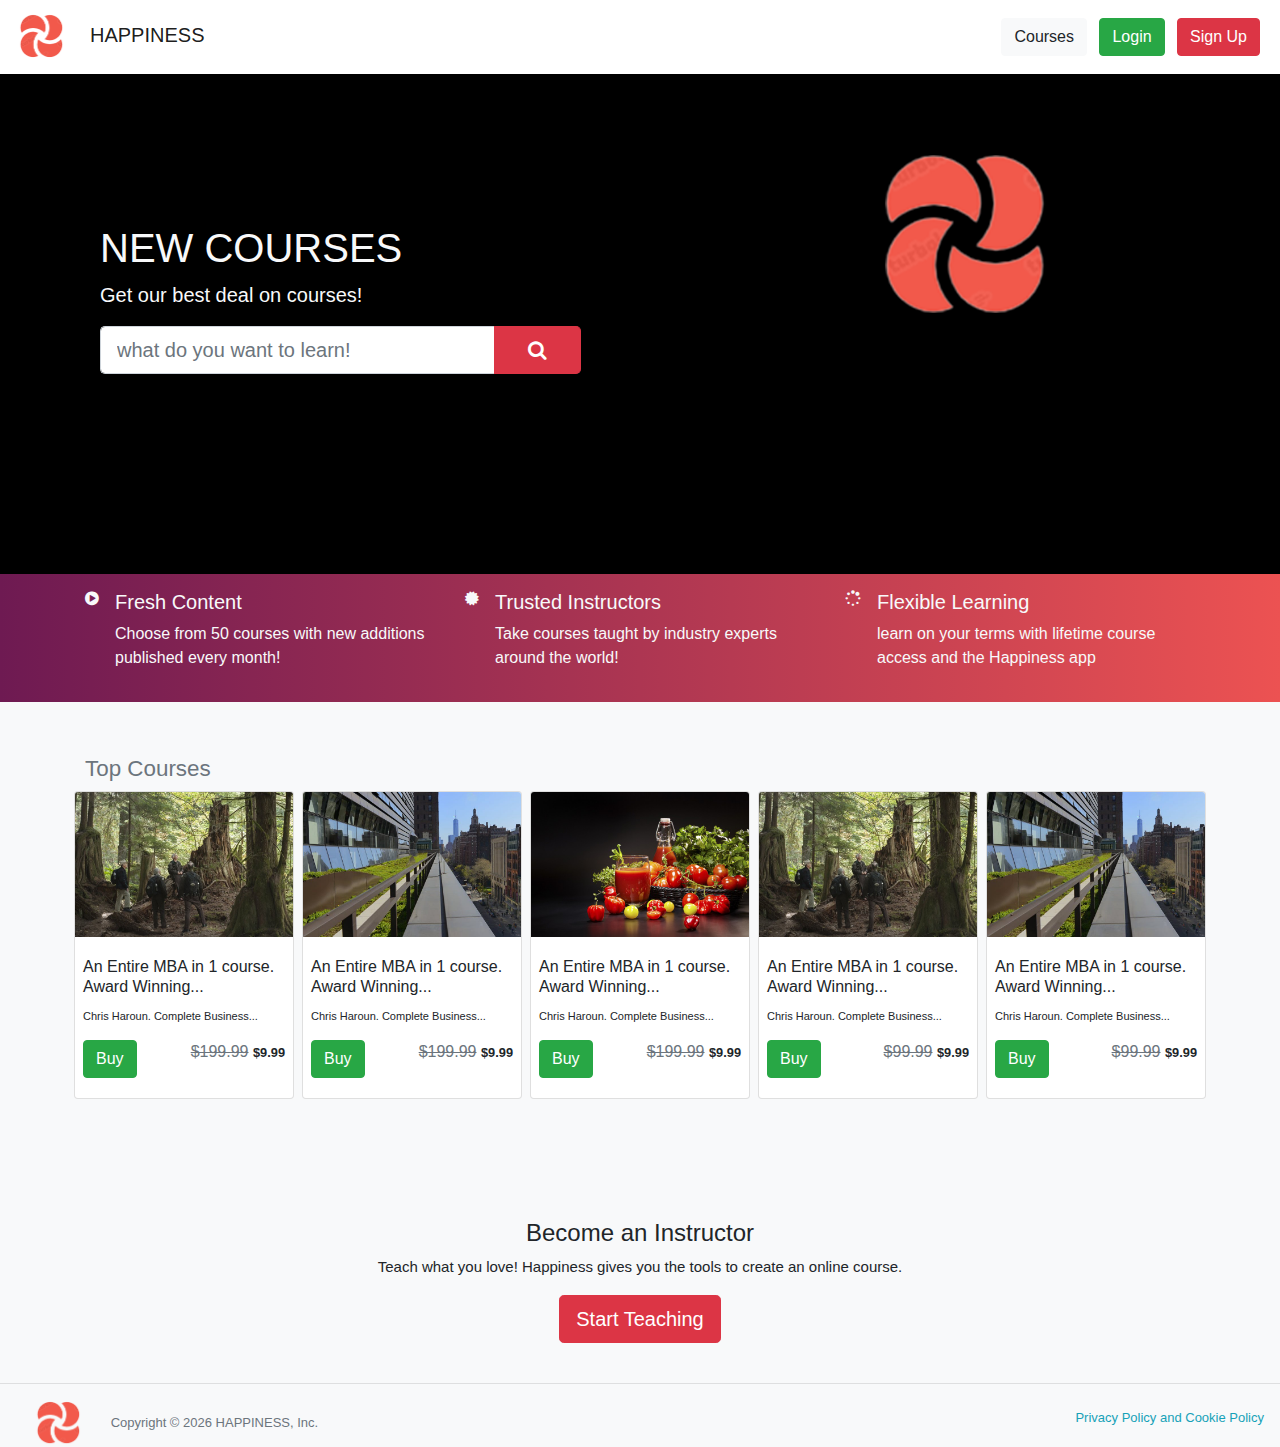
<file: index.html>
<!doctype html>
<html lang="en">
  <head>
    <meta charset="utf-8">
    <meta name="viewport" content="width=device-width, initial-scale=1, shrink-to-fit=no">

    <link rel="stylesheet" href="https://maxcdn.bootstrapcdn.com/bootstrap/4.0.0/css/bootstrap.min.css" integrity="sha384-Gn5384xqQ1aoWXA+058RXPxPg6fy4IWvTNh0E263XmFcJlSAwiGgFAW/dAiS6JXm" crossorigin="anonymous">
    <link rel="stylesheet" href="https://cdnjs.cloudflare.com/ajax/libs/font-awesome/4.7.0/css/font-awesome.min.css">
    <link rel="stylesheet" href="css/custom.css">
    <link rel="shortcut icon" href="images/logo_happiness.png" type="image/x-icon">

    <title>HAPPINESS</title>
  </head>

  <body class="bg-light">

    <!-- navbar -->
    <nav class="navbar navbar-expand-lg navbar-light bg-white">
        <a class="navbar-brand" href="index.html"><img src="images/logo_happiness.png" class="mr-4" width="50px">HAPPINESS</a>
        <button class="navbar-toggler" type="button" data-toggle="collapse" data-target="#navbarSupportedContent" aria-controls="navbarSupportedContent" aria-expanded="false" aria-label="Toggle navigation">
            <span class="navbar-toggler-icon"></span>
        </button>

        <div class="collapse navbar-collapse" id="navbarSupportedContent">
            <div class="ml-auto">
                <a class="btn btn-light mx-1" href="courses.html">Courses</a>
                <!-- <a class="btn btn-light mx-2 rounded-circle" href="#"><i class="fa fa-shopping-cart"></i></a> -->
                <a class="btn btn-success mx-1" href="login.html">Login</a>
                <a class="btn btn-danger mx-1" href="signup.html">Sign Up</a>
            </div>                     
        </div>
    </nav>

    <!-- search panel -->
    <div class="jumbotron mb-0 bg-banner" style="height:500px; padding-top:150px">
        <div class="container">
            <div class="row align-items-end">
                <div class="col">
                    <div class="col-md-4 text-light">
                        <h1 class="display-5">NEW COURSES</h1>
                        <p class="lead">Get our best deal on courses!</p>
                    </div>
                    <div class="col-md-6">  
                        <form class="form-inline my-2 my-lg-0">
                            <input class="form-control form-control-lg col-9 border-right-0 rounded-radius-left" type="search" placeholder="what do you want to learn!" aria-label="Search">
                            <button class="btn btn-lg btn-danger border-left-0 rounded-radius-right col-2 my-2 my-sm-0" type="submit"><i class="fa fa-search"></i></button>
                        </form>
                    </div>
                </div>
            </div>
        </div>
    </div>

    <!-- featured -->
    <div class="color-grad text-light py-3">
        <div class="container">
            <div class="row">
                <div class="col-md-4">
                    <div class="media">
                        <i class="fa fa-play-circle mr-3"></i>
                        <div class="media-body">
                            <h5 class="mt-0">Fresh Content</h5>
                            <p>Choose from 50 courses with new additions published every month!</p>
                        </div>
                    </div>
                </div>
                <div class="col-md-4">
                    <div class="media">
                        <i class="fa fa-certificate mr-3"></i>
                        <div class="media-body">
                            <h5 class="mt-0">Trusted Instructors</h5>
                            <p>Take courses taught by industry experts around the world!</p>
                        </div>
                    </div>
                </div>
                <div class="col-md-4">
                    <div class="media">
                        <i class="fa fa-spinner mr-3"></i>
                        <div class="media-body">
                            <h5 class="mt-0">Flexible Learning</h5>
                            <p>learn on your terms with lifetime course access and the Happiness app</p>
                        </div>
                    </div>
                </div>
            </div>
        </div>
    </div>

    <!-- courses -->
    <div class="container mt-5">
        <h3><small class="text-muted">Top Courses</small></h3>
        <div class="card-deck">
            <div class="card mx-1">
                <img class="card-img-top" src="images/bg12.jpg" alt="image">
                <div class="card-body px-2">
                    <h6 class="card-title">An Entire MBA in 1 course. Award Winning...</h6>
                    <p class="card-text" style="font-size:11px">Chris Haroun. Complete Business...</p>
                    <p class="card-text">
                        <span class="d-block"></span>
                        <button class="btn btn-success">Buy</button>
                        <span class="float-right">
                            <span class="text-muted" style="text-decoration:line-through">$199.99</span>
                            <small><strong>$9.99</strong></small>
                        </span> 
                    </p>
                </div>
            </div>

            <div class="card mx-1">
                <img class="card-img-top" src="images/bg3.jpg" alt="image">
                <div class="card-body px-2">
                    <h6 class="card-title">An Entire MBA in 1 course. Award Winning...</h6>
                    <p class="card-text" style="font-size:11px">Chris Haroun. Complete Business...</p>
                    <p class="card-text">
                        <span class="d-block"></span>
                        <button class="btn btn-success">Buy</button>
                        <span class="float-right">
                            <span class="text-muted" style="text-decoration:line-through">$199.99</span>
                            <small><strong>$9.99</strong></small>
                        </span> 
                    </p>
                </div>
            </div>

            <div class="card mx-1">
                <img class="card-img-top" src="images/bg2.jpg" alt="image">
                <div class="card-body px-2">
                    <h6 class="card-title">An Entire MBA in 1 course. Award Winning...</h6>
                    <p class="card-text" style="font-size:11px">Chris Haroun. Complete Business...</p>
                    <p class="card-text">
                        <span class="d-block"></span>
                        <button class="btn btn-success">Buy</button>
                        <span class="float-right">
                            <span class="text-muted" style="text-decoration:line-through">$199.99</span>
                            <small><strong>$9.99</strong></small>
                        </span> 
                    </p>
                </div>
            </div>

            <div class="card mx-1">
                <img class="card-img-top" src="images/bg12.jpg" alt="image">
                <div class="card-body px-2">
                    <h6 class="card-title">An Entire MBA in 1 course. Award Winning...</h6>
                    <p class="card-text" style="font-size:11px">Chris Haroun. Complete Business...</p>
                    <p class="card-text">
                        <span class="d-block"></span>
                        <button class="btn btn-success">Buy</button>
                        <span class="float-right">
                            <span class="text-muted" style="text-decoration:line-through">$99.99</span>
                            <small><strong>$9.99</strong></small>
                        </span> 
                    </p>
                </div>
            </div>

            <div class="card mx-1">
                <img class="card-img-top" src="images/bg3.jpg" alt="image">
                <div class="card-body px-2">
                    <h6 class="card-title">An Entire MBA in 1 course. Award Winning...</h6>
                    <p class="card-text" style="font-size:11px">Chris Haroun. Complete Business...</p>
                    <p class="card-text">
                        <span class="d-block"></span>
                        <button class="btn btn-success">Buy</button>
                        <span class="float-right">
                            <span class="text-muted" style="text-decoration:line-through">$99.99</span>
                            <small><strong>$9.99</strong></small>
                        </span> 
                    </p>
                </div>
            </div>
            
        </div>
    </div>

    <!-- sign up -->
    <div class="container" style="margin-top:120px;">
        <div class="row">
            <div class="col text-center">
                <div class="col-8 offset-2">
                    <h4>Become an Instructor</h4>
                    <p class="lead" style="font-size:15px;">Teach what you love! Happiness gives you the tools to create an online course.</p>
                    <a href="#" class="btn btn-danger btn-lg">Start Teaching</a>
                </div>
            </div>
            <!-- <div class="col text-center">
                <div class="col-8 offset-2">
                    <h4>Become a Student</h4>
                    <p class="lead" style="font-size:15px;">Lorem ipsum dolor sit amet, consectetur adipiscing elit, sedolore magna aliqua. Ut en</p>
                    <a href="#" class="btn btn-danger btn-lg">Start Learning</a>
                </div>
            </div> -->
        </div>
    </div>

    <br><hr>

    <!-- footer -->
    <div class="row" style="font-size:13px">
        <div class="col pl-5">
            <img src="images/logo_happiness.png" class="mr-4" width="50px">
            <span class="text-muted">Copyright &COPY; <script>document.write(new Date().getFullYear());</script> HAPPINESS, Inc.</span>
        </div>
        <div class="col">
            <ul class="nav justify-content-end">
                <li class="nav-item">
                    <a class="nav-link text-info" href="#">Privacy Policy and Cookie Policy</a>
                </li>
            </ul>
        </div>
    </div>

    <script src="https://code.jquery.com/jquery-3.2.1.slim.min.js" integrity="sha384-KJ3o2DKtIkvYIK3UENzmM7KCkRr/rE9/Qpg6aAZGJwFDMVNA/GpGFF93hXpG5KkN" crossorigin="anonymous"></script>
    <script src="https://cdnjs.cloudflare.com/ajax/libs/popper.js/1.12.9/umd/popper.min.js" integrity="sha384-ApNbgh9B+Y1QKtv3Rn7W3mgPxhU9K/ScQsAP7hUibX39j7fakFPskvXusvfa0b4Q" crossorigin="anonymous"></script>
    <script src="https://maxcdn.bootstrapcdn.com/bootstrap/4.0.0/js/bootstrap.min.js" integrity="sha384-JZR6Spejh4U02d8jOt6vLEHfe/JQGiRRSQQxSfFWpi1MquVdAyjUar5+76PVCmYl" crossorigin="anonymous"></script>

    <script>
        $(function(){
            $('[data-toggle="popover"]').popover();
        });
    </script>
</body>
</html>
</file>
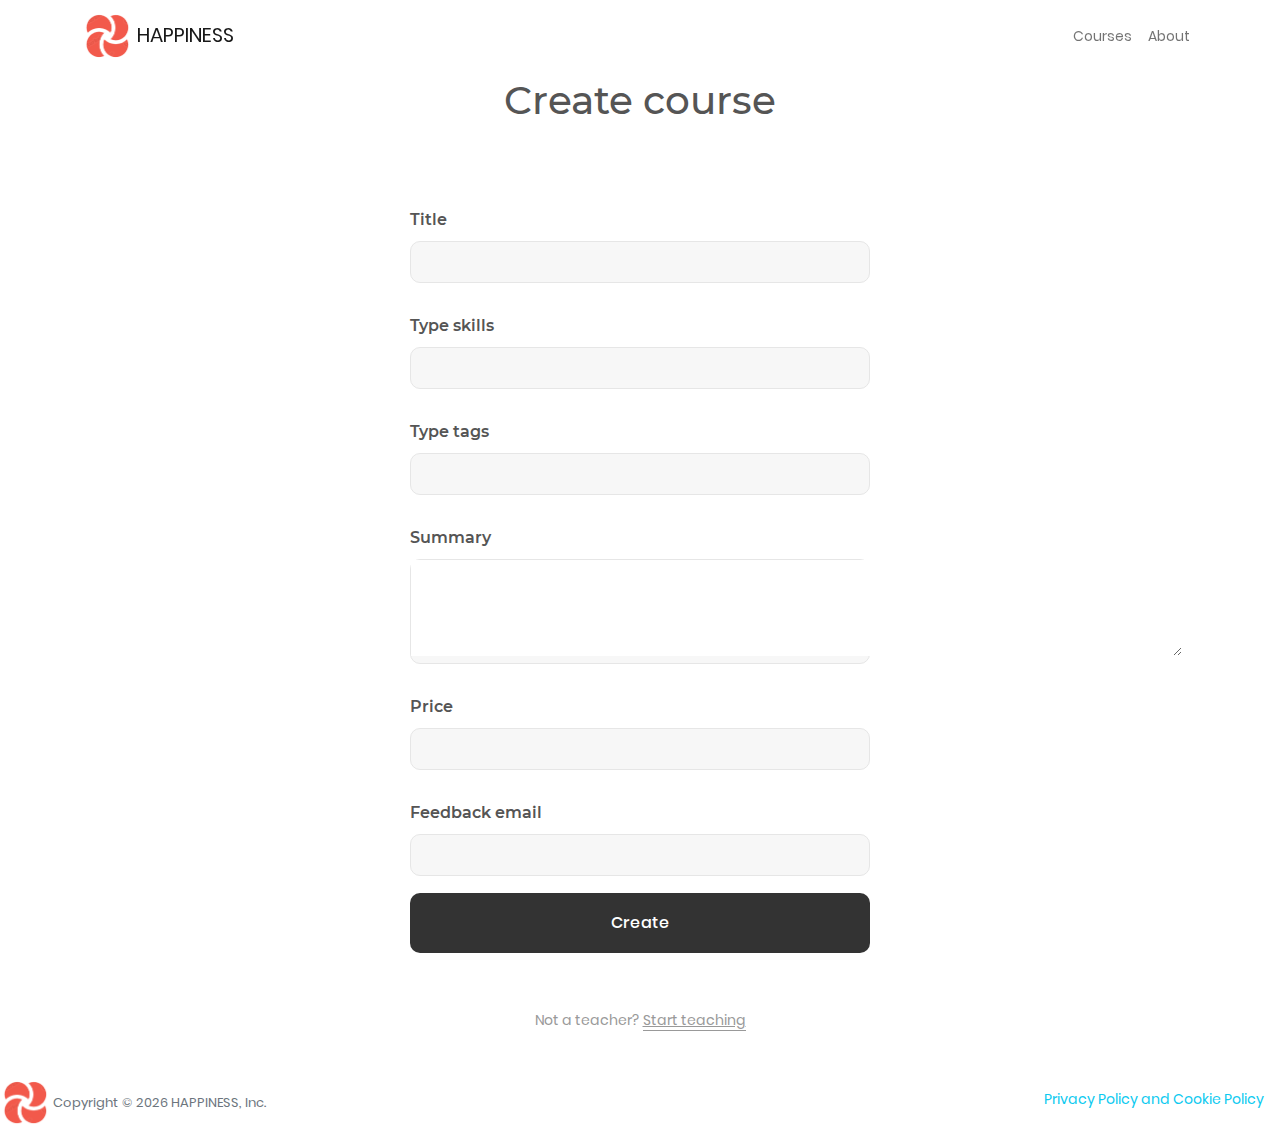
<file: add-course.html>
<!DOCTYPE html>
<html lang="en">
<head>
	<title>Login V5</title>
	<meta charset="UTF-8">
	<meta name="viewport" content="width=device-width, initial-scale=1">
	<link rel="icon" type="image/png" href="images/icons/favicon.ico"/>
	<link rel="stylesheet" type="text/css" href="vendor/bootstrap/css/bootstrap.min.css">
	<link rel="stylesheet" type="text/css" href="fonts/font-awesome-4.7.0/css/font-awesome.min.css">
	<link rel="stylesheet" type="text/css" href="fonts/Linearicons-Free-v1.0.0/icon-font.min.css">
	<link rel="stylesheet" type="text/css" href="vendor/animate/animate.css">
	<link rel="stylesheet" type="text/css" href="vendor/css-hamburgers/hamburgers.min.css">
	<link rel="stylesheet" type="text/css" href="vendor/animsition/css/animsition.min.css">
	<link rel="stylesheet" type="text/css" href="vendor/select2/select2.min.css">
	<link rel="stylesheet" type="text/css" href="vendor/daterangepicker/daterangepicker.css">
	<link rel="stylesheet" type="text/css" href="css/util.css">
	<link rel="stylesheet" type="text/css" href="css/main.css">
</head>
<body>

	<!-- navbar-->
    <header class="header">
		<nav class="navbar navbar-light navbar-expand-lg fixed-top" id="navbar">
		  <div class="container text-black"><a class="navbar-brand" href="index.html"><img src="images/logo_happiness.png" alt="" width="50"> HAPPINESS</a>
			
			<button class="navbar-toggler navbar-toggler-end" type="button" data-bs-toggle="collapse" data-bs-target="#navbarSupportedContent" aria-controls="navbarSupportedContent" aria-expanded="false" aria-label="Toggle navigation"><i class="fas fa-bars"></i></button>
			<div class="collapse navbar-collapse" id="navbarSupportedContent">
			  <ul class="navbar-nav ms-auto">
				<li class="nav-item"><a class="nav-link link-scroll" href="courses.html">Courses</a></li>
				<li class="nav-item"><a class="nav-link link-scroll" href="#testimonials">About</a></li>
			  </ul>
			</div>
		  </div>
		</nav>
	  </header>
	
	<div class="limiter">
		<div class="container-login100">
			<div class="wrap-login100 p-l-110 p-r-110 p-t-62 p-b-33">
				<form class="login100-form validate-form flex-sb flex-w">
					<span class="login100-form-title p-b-53">
						Create course
					</span>
					
					<div class="p-t-31 p-b-9">
						<span class="txt1">
							Title
						</span>
					</div>
					<div class="wrap-input100 validate-input" data-validate = "Title is required">
						<input class="input100" type="text" name="title" >
						<span class="focus-input100"></span>
					</div>

					<div class="p-t-31 p-b-9">
						<span class="txt1">
							Type skills
						</span>
					</div>
					<div class="wrap-input100 validate-input" data-validate = "Title is required">
						<input class="input100" type="text" name="title" >
						<span class="focus-input100"></span>
					</div>

					<div class="p-t-31 p-b-9">
						<span class="txt1">
							Type tags
						</span>
					</div>
					<div class="wrap-input100 validate-input" data-validate = "Title is required">
						<input class="input100" type="text" name="title" >
						<span class="focus-input100"></span>
					</div>

					<div class="p-t-31 p-b-9">
						<span class="txt1">
							Summary
						</span>
					</div>
					<div class="wrap-input100 validate-input" data-validate = "Title is required">
						<textarea class="input" type="text" name="title" rows="4" cols="54"></textarea>
						<span class="focus-input100"></span>
					</div>

					<div class="p-t-31 p-b-9">
						<span class="txt1">
							Price
						</span>
					</div>
					<div class="wrap-input100 validate-input" data-validate = "Title is required">
						<input class="input100" type="number" name="title" >
						<span class="focus-input100"></span>
					</div>

					<div class="p-t-31 p-b-9">
						<span class="txt1">
							Feedback email
						</span>
					</div>
					<div class="wrap-input100 validate-input" data-validate = "Title is required">
						<input class="input100" type="email" name="title" >
						<span class="focus-input100"></span>
					</div>

					<div class="container-login100-form-btn m-t-17">
						<button class="login100-form-btn">
							Create
						</button>
					</div>

					<div class="w-full text-center p-t-55">
						<span class="txt2">
							Not a teacher?
						</span>

						<a href="#" class="txt2 bo1">
							Start teaching
						</a>
					</div>
				</form>
			</div>
		</div>
	</div>

	<!-- footer -->
    <div class="row" style="font-size:13px">
		<div class="col pl-5">
			<img src="images/logo_happiness.png" class="mr-4" width="50px">
			<span class="text-muted">Copyright &COPY; <script>document.write(new Date().getFullYear());</script> HAPPINESS, Inc.</span>
		</div>
		<div class="col">
			<ul class="nav justify-content-end">
				<li class="nav-item">
					<a class="nav-link text-info" href="#">Privacy Policy and Cookie Policy</a>
				</li>
			</ul>
		</div>
	</div>
	

	<div id="dropDownSelect1"></div>

	<script src="vendor/jquery/jquery-3.2.1.min.js"></script>
	<script src="vendor/animsition/js/animsition.min.js"></script>
	<script src="vendor/bootstrap/js/popper.js"></script>
	<script src="vendor/bootstrap/js/bootstrap.min.js"></script>
	<script src="vendor/select2/select2.min.js"></script>
	<script src="vendor/daterangepicker/moment.min.js"></script>
	<script src="vendor/daterangepicker/daterangepicker.js"></script>
	<script src="vendor/countdowntime/countdowntime.js"></script>
	<script src="js/main.js"></script>

</body>
</html>
</file>
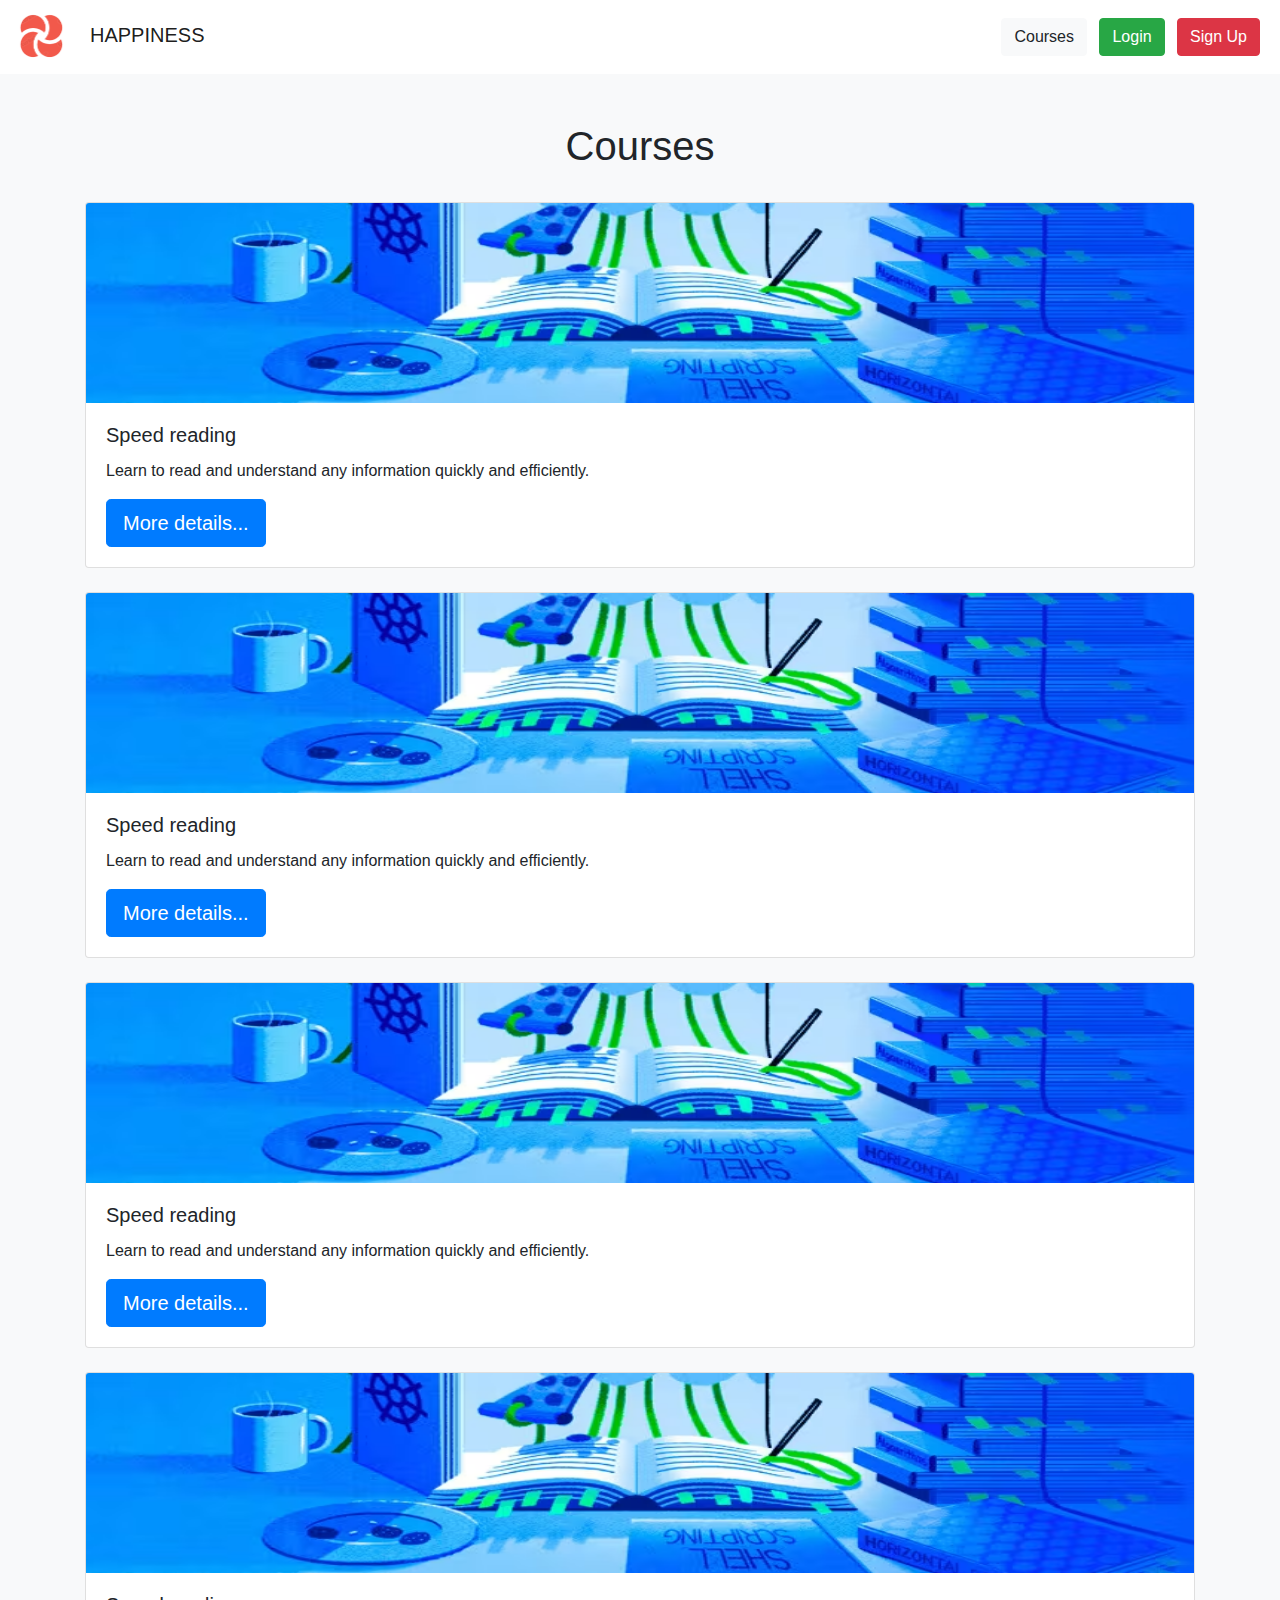
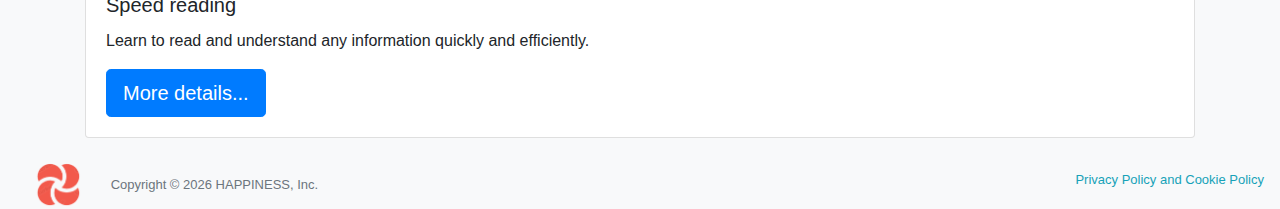
<file: courses.html>
<!doctype html>
<html lang="en">
  <head>
    <meta charset="utf-8">
    <meta name="viewport" content="width=device-width, initial-scale=1, shrink-to-fit=no">

    <link rel="stylesheet" href="https://maxcdn.bootstrapcdn.com/bootstrap/4.0.0/css/bootstrap.min.css" integrity="sha384-Gn5384xqQ1aoWXA+058RXPxPg6fy4IWvTNh0E263XmFcJlSAwiGgFAW/dAiS6JXm" crossorigin="anonymous">
    <link rel="stylesheet" href="https://cdnjs.cloudflare.com/ajax/libs/font-awesome/4.7.0/css/font-awesome.min.css">
    <link rel="stylesheet" href="css/custom.css">
    <link rel="shortcut icon" href="images/logo_happiness.png" type="image/x-icon">

    <title>HAPPINESS</title>
  </head>

  <body class="bg-light">

    <!-- navbar -->
    <nav class="navbar navbar-expand-lg navbar-light bg-white">
        <a class="navbar-brand" href="index.html"><img src="images/logo_happiness.png" class="mr-4" width="50px">HAPPINESS</a>
        <button class="navbar-toggler" type="button" data-toggle="collapse" data-target="#navbarSupportedContent" aria-controls="navbarSupportedContent" aria-expanded="false" aria-label="Toggle navigation">
            <span class="navbar-toggler-icon"></span>
        </button>

        <div class="collapse navbar-collapse" id="navbarSupportedContent">
            <div class="ml-auto">
                <a class="btn btn-light mx-1" href="courses.html">Courses</a>
                <!-- <a class="btn btn-light mx-2 rounded-circle" href="#"><i class="fa fa-shopping-cart"></i></a> -->
                <a class="btn btn-success mx-1" href="login.html">Login</a>
                <a class="btn btn-danger mx-1" href="#">Sign Up</a>
            </div>                     
        </div>
    </nav>

    <!-- courses -->
    <div class="container mt-5">
        <h1 class="text-center">Courses</h1><br>
        <div class="card">
            <img src="images/course-card.png" height="200px" class="card-img-top" alt="...">
            <div class="card-body">
              <h5 class="card-title">Speed reading</h5>
              <p class="card-text">Learn to read and understand any information quickly and efficiently.</p>
              <a href="landing.html" class="btn btn-primary btn-lg">More details...</a>
            </div>
        </div><br>

        <div class="card">
            <img src="images/course-card.png" height="200px" class="card-img-top" alt="...">
            <div class="card-body">
              <h5 class="card-title">Speed reading</h5>
              <p class="card-text">Learn to read and understand any information quickly and efficiently.</p>
              <a href="#" class="btn btn-primary btn-lg">More details...</a>
            </div>
        </div><br>

        <div class="card">
            <img src="images/course-card.png" height="200px" class="card-img-top" alt="...">
            <div class="card-body">
              <h5 class="card-title">Speed reading</h5>
              <p class="card-text">Learn to read and understand any information quickly and efficiently.</p>
              <a href="#" class="btn btn-primary btn-lg">More details...</a>
            </div>
        </div><br>

        <div class="card">
            <img src="images/course-card.png" height="200px" class="card-img-top" alt="...">
            <div class="card-body">
              <h5 class="card-title">Speed reading</h5>
              <p class="card-text">Learn to read and understand any information quickly and efficiently.</p>
              <a href="#" class="btn btn-primary btn-lg">More details...</a>
            </div>
        </div><br>
    </div>

    <!-- footer -->
    <div class="row" style="font-size:13px">
        <div class="col pl-5">
            <img src="images/logo_happiness.png" class="mr-4" width="50px">
            <span class="text-muted">Copyright &COPY; <script>document.write(new Date().getFullYear());</script> HAPPINESS, Inc.</span>
        </div>
        <div class="col">
            <ul class="nav justify-content-end">
                <li class="nav-item">
                    <a class="nav-link text-info" href="#">Privacy Policy and Cookie Policy</a>
                </li>
            </ul>
        </div>
    </div>

    <script src="https://code.jquery.com/jquery-3.2.1.slim.min.js" integrity="sha384-KJ3o2DKtIkvYIK3UENzmM7KCkRr/rE9/Qpg6aAZGJwFDMVNA/GpGFF93hXpG5KkN" crossorigin="anonymous"></script>
    <script src="https://cdnjs.cloudflare.com/ajax/libs/popper.js/1.12.9/umd/popper.min.js" integrity="sha384-ApNbgh9B+Y1QKtv3Rn7W3mgPxhU9K/ScQsAP7hUibX39j7fakFPskvXusvfa0b4Q" crossorigin="anonymous"></script>
    <script src="https://maxcdn.bootstrapcdn.com/bootstrap/4.0.0/js/bootstrap.min.js" integrity="sha384-JZR6Spejh4U02d8jOt6vLEHfe/JQGiRRSQQxSfFWpi1MquVdAyjUar5+76PVCmYl" crossorigin="anonymous"></script>

    <script>
        $(function(){
            $('[data-toggle="popover"]').popover();
        });
    </script>
</body>
</html>
</file>
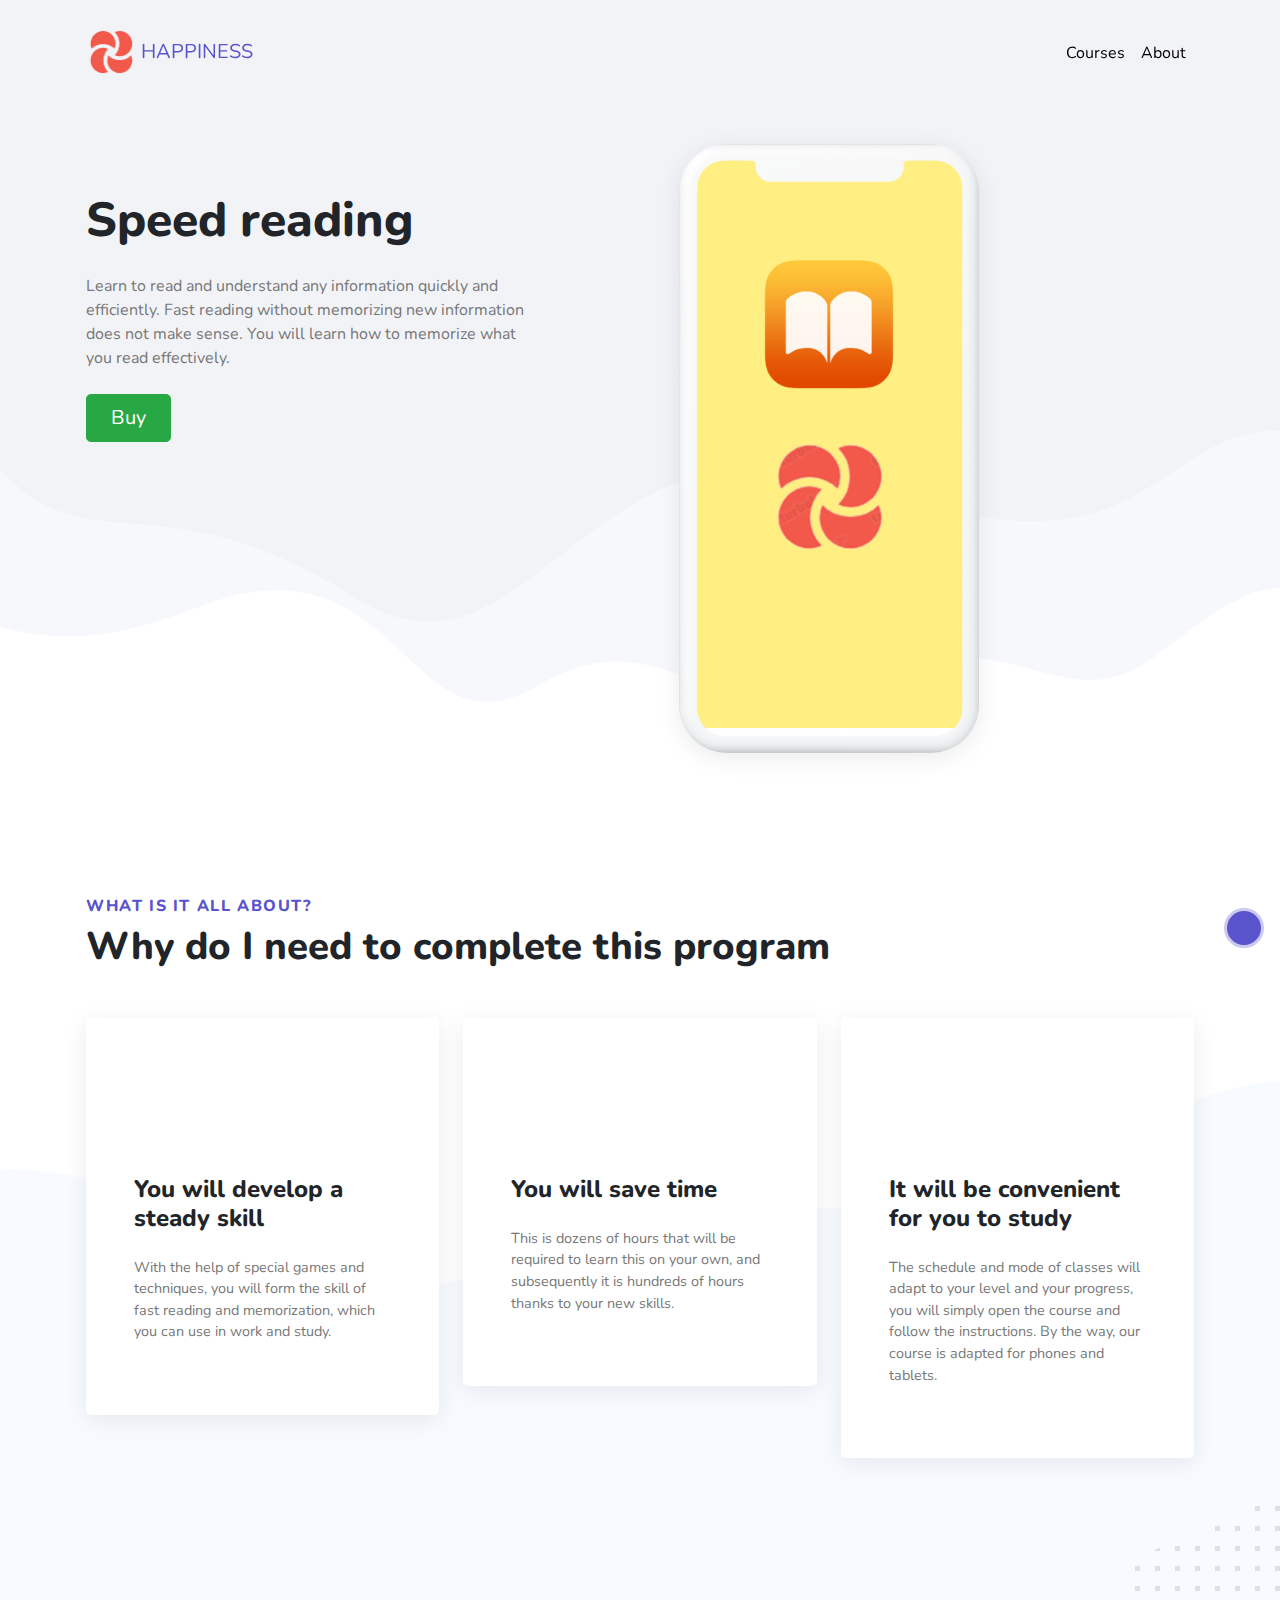
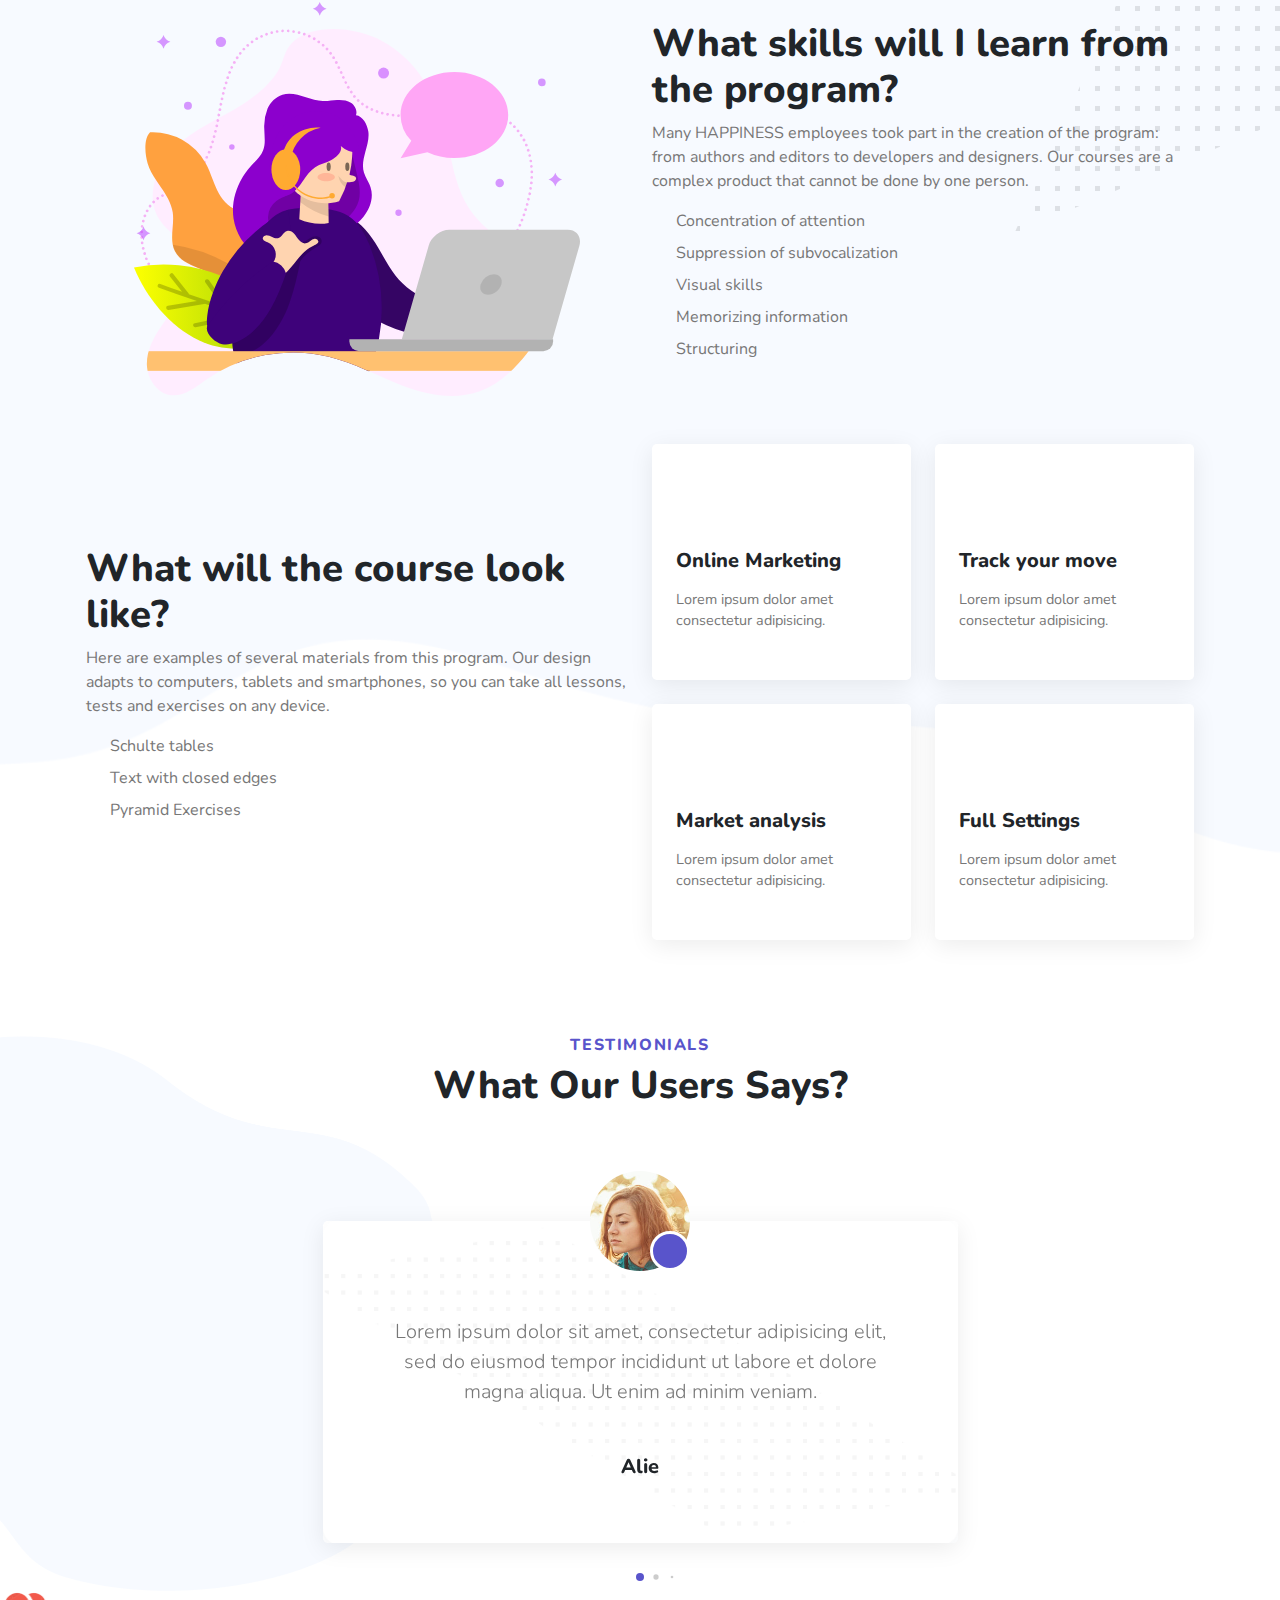
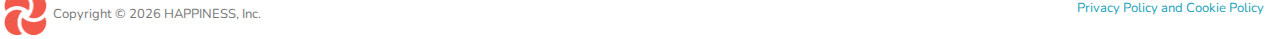
<file: landing.html>
<!DOCTYPE html>
<html>
  <head>
    <meta charset="utf-8">
    <meta http-equiv="X-UA-Compatible" content="IE=edge">
    <title>Nova | Bootstrap app landing</title>
    <meta name="description" content="">
    <meta name="viewport" content="width=device-width, initial-scale=1">
    <meta name="robots" content="all,follow">
    <!-- Swiper slider-->
    <link rel="stylesheet" href="vendor/swiper/swiper-bundle.min.css">
    <!-- Modal Video-->
    <link rel="stylesheet" href="vendor/modal-video/css/modal-video.min.css">
    <!-- Google fonts-->
    <link rel="stylesheet" href="https://fonts.googleapis.com/css?family=Nunito:400,600,800&amp;display=swap">
    <!-- Device Mockup-->
    <link rel="stylesheet" href="css/device-mockups.css">
    <!-- theme stylesheet-->
    <link rel="stylesheet" href="css/style.default.css" id="theme-stylesheet">
    <!-- Custom stylesheet - for your changes-->
    <link rel="stylesheet" href="css/custom.css">
    <!-- Favicon-->
    <link rel="shortcut icon" href="img/favicon.png">
  </head>
  <body>
    <!-- navbar-->
    <header class="header">
      <nav class="navbar navbar-light navbar-expand-lg fixed-top" id="navbar">
        <div class="container text-black"><a class="navbar-brand" href="index.html"><img src="images/logo_happiness.png" alt="" width="50"> HAPPINESS</a>
          
          <button class="navbar-toggler navbar-toggler-end" type="button" data-bs-toggle="collapse" data-bs-target="#navbarSupportedContent" aria-controls="navbarSupportedContent" aria-expanded="false" aria-label="Toggle navigation"><i class="fas fa-bars"></i></button>
          <div class="collapse navbar-collapse" id="navbarSupportedContent">
            <ul class="navbar-nav ms-auto">
              <li class="nav-item"><a class="nav-link link-scroll" href="courses.html">Courses</a></li>
              <li class="nav-item"><a class="nav-link link-scroll" href="#testimonials">About</a></li>
            </ul>
          </div>
        </div>
      </nav>
    </header>
    <!-- Hero Section-->
    <section class="hero bg-top py-5" id="hero" style="background: url(img/banner-4.png) no-repeat; background-size: 100% 80%">
      <div class="container py-5">
        <div class="row py-5">
          <div class="col-lg-5 py-5">
            <h1>Speed reading</h1>
            <p class="my-4 text-muted">Learn to read and understand any information quickly and efficiently. Fast reading without memorizing new information does not make sense. You will learn how to memorize what you read effectively.</p>
            <ul class="list-inline mb-0">
              <li class="list-inline-item mb-2 mb-lg-0"><a class="btn btn-success btn-lg px-4" href="#!">Buy</a></li>
            </ul>
          </div>
          <div class="col-lg-6 ml-auto">
            <div class="device-wrapper mx-auto">
              <div class="device shadow" data-device="iPhoneX" data-orientation="portrait" data-color="black">
                <div class="screen"><img class="img-fluid" src="img/book-course.png" alt=""></div>
              </div>
            </div>
          </div>
        </div>
      </div>
    </section>
    <section class="bg-center py-0" id="about" style="background: url(img/service-bg.svg) no-repeat; background-size: cover">
      <section class="about py-0">
        <div class="container">
          <p class="h6 text-uppercase text-primary">What is it all about?</p>
          <h2 class="mb-5">Why do I need to complete this program</h2>
          <div class="row pb-5 gy-4">
            <div class="col-lg-4 col-md-6">
              <!-- Services Item-->
              <div class="card border-0 shadow rounded-lg py-4 text-start">
                <div class="card-body p-5">
                  <svg class="svg-icon svg-icon-light" style="width:60px;height:60px;color:#ff904e">
                    <use xlink:href="#document-saved-1"> </use>
                  </svg>
                  <h3 class="h4 my-4">You will develop a steady skill</h3>
                  <p class="text-sm text-muted mb-0">With the help of special games and techniques, you will form the skill of fast reading and memorization, which you can use in work and study.</p>
                </div>
              </div>
            </div>
            <div class="col-lg-4 col-md-6">
              <!-- Services Item-->
              <div class="card border-0 shadow rounded-lg py-4 text-start">
                <div class="card-body p-5">
                  <svg class="svg-icon svg-icon-light" style="width:60px;height:60px;color:#39f8d2">
                    <use xlink:href="#map-marker-1"> </use>
                  </svg>
                  <h3 class="h4 my-4">You will save time</h3>
                  <p class="text-sm text-muted mb-0">This is dozens of hours that will be required to learn this on your own, and subsequently it is hundreds of hours thanks to your new skills.</p>
                </div>
              </div>
            </div>
            <div class="col-lg-4 col-md-6">
              <!-- Services Item-->
              <div class="card border-0 shadow rounded-lg py-4 text-start">
                <div class="card-body p-5">
                  <svg class="svg-icon svg-icon-light" style="width:60px;height:60px;color:#8190ff">
                    <use xlink:href="#arrow-target-1"> </use>
                  </svg>
                  <h3 class="h4 my-4">It will be convenient for you to study</h3>
                  <p class="text-sm text-muted mb-0">The schedule and mode of classes will adapt to your level and your progress, you will simply open the course and follow the instructions. By the way, our course is adapted for phones and tablets.</p>
                </div>
              </div>
            </div>
          </div>
        </div>
      </section>
      <section class="with-pattern-1 py-5" id="services">
        <div class="container py-5">
          <div class="row align-items-center mb-5 gy-5">
            <div class="col-lg-6"><img class="img-fluid w-100 px-lg-5" src="img/objects.svg" alt=""></div>
            <div class="col-lg-6">
              <h2>What skills will I learn from the program?</h2>
              <p class="text-muted">Many HAPPINESS employees took part in the creation of the program: from authors and editors to developers and designers. Our courses are a complex product that cannot be done by one person.</p>
              <ul class="list-check">
                <li class="text-muted mb-2">Concentration of attention</li>
                <li class="text-muted mb-2">Suppression of subvocalization</li>
                <li class="text-muted mb-2">Visual skills</li>
                <li class="text-muted mb-2">Memorizing information</li>
                <li class="text-muted mb-2">Structuring</li>
              </ul>
            </div>
          </div>
          <div class="row align-items-center gy-5">
            <div class="col-lg-6">
              <h2>What will the course look like?</h2>
              <p class="text-muted">Here are examples of several materials from this program. Our design adapts to computers, tablets and smartphones, so you can take all lessons, tests and exercises on any device.</p>
              <ul class="list-check">
                <li class="text-muted mb-2">Schulte tables</li>
                <li class="text-muted mb-2">Text with closed edges</li>
                <li class="text-muted mb-2">Pyramid Exercises</li>
              </ul>
            </div>
            <div class="col-lg-6">
              <div class="row gy-4">
                <div class="col-lg-6 col-sm-6">
                  <!-- Services Item-->
                  <div class="card border-0 shadow rounded-lg text-start px-2">
                    <div class="card-body px py-5">
                      <svg class="svg-icon" style="width:40px;height:40px;color:#ff904e">
                        <use xlink:href="#document-saved-1"> </use>
                      </svg>
                      <h3 class="h5 my-3">Online Marketing</h3>
                      <p class="text-sm mb-0 text-muted">Lorem ipsum dolor amet consectetur adipisicing.</p>
                    </div>
                  </div>
                </div>
                <div class="col-lg-6 col-sm-6">
                  <!-- Services Item-->
                  <div class="card border-0 shadow rounded-lg text-start px-2">
                    <div class="card-body px py-5">
                      <svg class="svg-icon" style="width:40px;height:40px;color:#39f8d2">
                        <use xlink:href="#map-marker-1"> </use>
                      </svg>
                      <h3 class="h5 my-3">Track your move </h3>
                      <p class="text-sm mb-0 text-muted">Lorem ipsum dolor amet consectetur adipisicing.</p>
                    </div>
                  </div>
                </div>
                <div class="col-lg-6 col-sm-6">
                  <!-- Services Item-->
                  <div class="card border-0 shadow rounded-lg text-start px-2">
                    <div class="card-body px py-5">
                      <svg class="svg-icon" style="width:40px;height:40px;color:#8190ff">
                        <use xlink:href="#arrow-target-1"> </use>
                      </svg>
                      <h3 class="h5 my-3">Market analysis</h3>
                      <p class="text-sm mb-0 text-muted">Lorem ipsum dolor amet consectetur adipisicing.</p>
                    </div>
                  </div>
                </div>
                <div class="col-lg-6 col-sm-6">
                  <!-- Services Item-->
                  <div class="card border-0 shadow rounded-lg text-start px-2">
                    <div class="card-body px py-5">
                      <svg class="svg-icon" style="width:40px;height:40px;color:#ff634b">
                        <use xlink:href="#sorting-1"> </use>
                      </svg>
                      <h3 class="h5 my-3">Full Settings</h3>
                      <p class="text-sm mb-0 text-muted">Lorem ipsum dolor amet consectetur adipisicing.</p>
                    </div>
                  </div>
                </div>
              </div>
            </div>
          </div>
        </div>
      </section>
    </section>
    <section class="p-0" id="testimonials" style="background: url(img/testimonials-bg.png) no-repeat; background-size: 40% 100%; background-position: left center">
      <div class="container text-center">
        <p class="h6 text-uppercase text-primary">Testimonials</p>
        <h2 class="mb-5">What Our Users Says?</h2>
        <div class="row">
          <div class="col-lg-8 mx-auto">
            <div class="swiper testimonials-slider">
              <div class="swiper-wrapper">
                <div class="swiper-slide h-auto">
                  <div class="mx-3 mx-lg-5 my-5 pt-3">
                    <div class="card shadow rounded-lg px-4 py-5 px-lg-5 with-pattern bg-white border-0">
                      <div class="card-body index-forward pt-5 rounded-lg">
                        <div class="testimonial-img"><img class="rounded-circle" src="img/avatar-1.jpg" alt="" width="100"/></div>
                        <p class="lead text-muted mb-5">Lorem ipsum dolor sit amet, consectetur adipisicing elit, sed do eiusmod tempor incididunt ut labore et dolore magna aliqua. Ut enim ad minim veniam.</p>
                        <h5 class="mb-0">Alie</h5>
                      </div>
                    </div>
                  </div>
                </div>
                <div class="swiper-slide h-auto">
                  <div class="mx-3 mx-lg-5 my-5 pt-3">
                    <div class="card shadow rounded-lg px-4 py-5 px-lg-5 with-pattern bg-white border-0">
                      <div class="card-body index-forward pt-5 rounded-lg">
                        <div class="testimonial-img"><img class="rounded-circle" src="img/avatar-2.png" alt="" width="100"/></div>
                        <p class="lead text-muted mb-5">Lorem ipsum dolor sit amet, consectetur adipisicing elit, sed do eiusmod tempor incididunt ut labore et dolore magna aliqua. Ut enim ad minim veniam.</p>
                        <h5 class="mb-0">David</h5>
                      </div>
                    </div>
                  </div>
                </div>
                <div class="swiper-slide h-auto">
                  <div class="mx-3 mx-lg-5 my-5 pt-3">
                    <div class="card shadow rounded-lg px-4 py-5 px-lg-5 with-pattern bg-white border-0">
                      <div class="card-body index-forward pt-5 rounded-lg">
                        <div class="testimonial-img"><img class="rounded-circle" src="img/avatar-1.jpg" alt="" width="100"/></div>
                        <p class="lead text-muted mb-5">Lorem ipsum dolor sit amet, consectetur adipisicing elit, sed do eiusmod tempor incididunt ut labore et dolore magna aliqua. Ut enim ad minim veniam.</p>
                        <h5 class="mb-0">Hochu 5</h5>
                      </div>
                    </div>
                  </div>
                </div>
                <div class="swiper-slide h-auto">
                  <div class="mx-3 mx-lg-5 my-5 pt-3">
                    <div class="card shadow rounded-lg px-4 py-5 px-lg-5 with-pattern bg-white border-0">
                      <div class="card-body index-forward pt-5 rounded-lg">
                        <div class="testimonial-img"><img class="rounded-circle" src="img/avatar-2.png" alt="" width="100"/></div>
                        <p class="lead text-muted mb-5">Lorem ipsum dolor sit amet, consectetur adipisicing elit, sed do eiusmod tempor incididunt ut labore et dolore magna aliqua. Ut enim ad minim veniam.</p>
                        <h5 class="mb-0">Ivan</h5>
                      </div>
                    </div>
                  </div>
                </div>
              </div>
              <div class="swiper-pagination"></div>
            </div>
          </div>
        </div>
      </div>
    </section><a class="scroll-top-btn" id="scrollTop" href="#!"><i class="fas fa-long-arrow-alt-up"></i></a>
    <!-- footer -->
    <div class="row" style="font-size:13px">
      <div class="col pl-5">
          <img src="images/logo_happiness.png" class="mr-4" width="50px">
          <span class="text-muted">Copyright &COPY; <script>document.write(new Date().getFullYear());</script> HAPPINESS, Inc.</span>
      </div>
      <div class="col">
          <ul class="nav justify-content-end">
              <li class="nav-item">
                  <a class="nav-link text-info" href="#">Privacy Policy and Cookie Policy</a>
              </li>
          </ul>
      </div>
  </div>
    <!-- JavaScript files-->
    <script src="vendor/bootstrap/js/bootstrap.bundle.min.js"></script>
    <script src="vendor/swiper/swiper-bundle.min.js"></script>
    <script src="vendor/modal-video/js/modal-video.js"></script>
    <script src="js/front.js"></script>
    <script>
      // ------------------------------------------------------- //
      //   Inject SVG Sprite - 
      //   see more here 
      //   https://css-tricks.com/ajaxing-svg-sprite/
      // ------------------------------------------------------ //
      function injectSvgSprite(path) {
      
          var ajax = new XMLHttpRequest();
          ajax.open("GET", path, true);
          ajax.send();
          ajax.onload = function(e) {
          var div = document.createElement("div");
          div.className = 'd-none';
          div.innerHTML = ajax.responseText;
          document.body.insertBefore(div, document.body.childNodes[0]);
          }
      }
      // this is set to BootstrapTemple website as you cannot 
      // inject local SVG sprite (using only 'icons/orion-svg-sprite.svg' path)
      // while using file:// protocol
      // pls don't forget to change to your domain :)
      injectSvgSprite('https://bootstraptemple.com/files/icons/orion-svg-sprite.svg'); 
      
    </script>
    <!-- FontAwesome CSS - loading as last, so it doesn't block rendering-->
    <link rel="stylesheet" href="https://use.fontawesome.com/releases/v5.7.1/css/all.css" integrity="sha384-fnmOCqbTlWIlj8LyTjo7mOUStjsKC4pOpQbqyi7RrhN7udi9RwhKkMHpvLbHG9Sr" crossorigin="anonymous">
  </body>
</html>
</file>
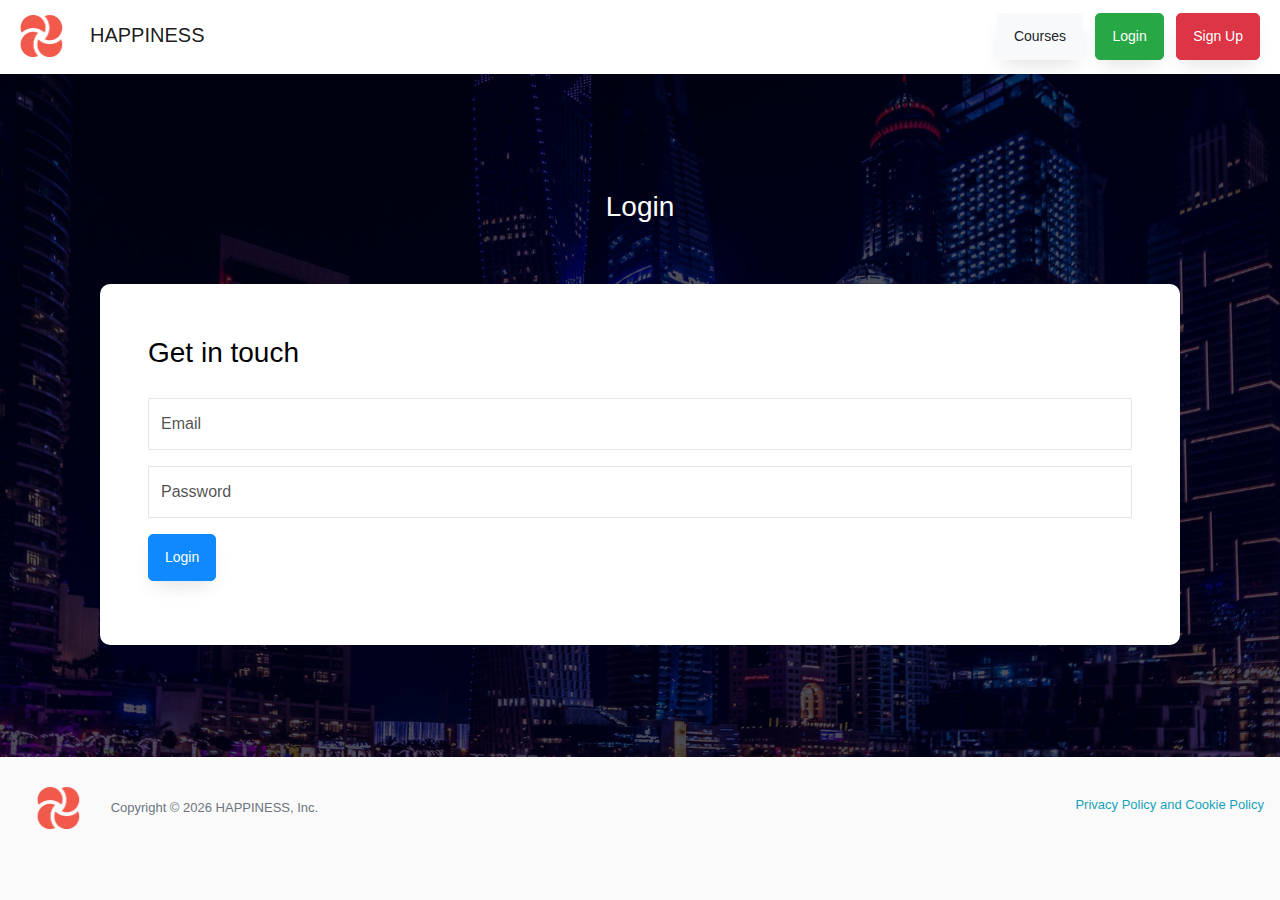
<file: login.html>
<!doctype html>
<html lang="en">
  <head>
  	<title>Contact Form 10</title>
    <meta charset="utf-8">
    <meta name="viewport" content="width=device-width, initial-scale=1, shrink-to-fit=no">

	<link href='https://fonts.googleapis.com/css?family=Roboto:400,100,300,700' rel='stylesheet' type='text/css'>

	<link rel="stylesheet" href="https://stackpath.bootstrapcdn.com/font-awesome/4.7.0/css/font-awesome.min.css">
	
	<link rel="stylesheet" href="css/style.css">

	</head>
	<body>
		<!-- navbar -->
		<nav class="navbar navbar-expand-lg navbar-light bg-white">
			<a class="navbar-brand" href="index.html"><img src="images/logo_happiness.png" class="mr-4" width="50px">HAPPINESS</a>
			<button class="navbar-toggler" type="button" data-toggle="collapse" data-target="#navbarSupportedContent" aria-controls="navbarSupportedContent" aria-expanded="false" aria-label="Toggle navigation">
				<span class="navbar-toggler-icon"></span>
			</button>
	
			<div class="collapse navbar-collapse" id="navbarSupportedContent">
				<div class="ml-auto">
					<a class="btn btn-light mx-1" href="courses.html">Courses</a>
					<!-- <a class="btn btn-light mx-2 rounded-circle" href="#"><i class="fa fa-shopping-cart"></i></a> -->
					<a class="btn btn-success mx-1" href="login.html">Login</a>
					<a class="btn btn-danger mx-1" href="signup.html">Sign Up</a>
				</div>                     
			</div>
		</nav>

		<section class="ftco-section img bg-hero" style="background-image: url(images/bg_1.jpg);">
			<div class="container mx-auto">
				<div class="row justify-content-center">
					<div class="col-md-6 text-center mb-5">
						<h2 class="heading-section">Login</h2>
					</div>
				</div>
				<div class="row justify-content-center">
					<div class="col">
						<div class="col">
							<div class="contact-wrap w-100 p-md-5 p-4">
								<h3 class="mb-4">Get in touch</h3>
								<div id="form-message-warning" class="mb-4"></div> 
									<div id="form-message-success" class="mb-4">
										Your message was sent, thank you!
									</div>
								<form method="POST" id="contactForm" name="contactForm">
									<div class="row">
										<div class="col-md-12"> 
											<div class="form-group">
												<input type="email" class="form-control" name="email" id="email" placeholder="Email">
											</div>
										</div>
                                        <div class="col-md-12"> 
											<div class="form-group">
												<input type="password" class="form-control" name="password" id="email" placeholder="Password">
											</div>
										</div>
										<div class="col-md-12">
											<div class="form-group">
												<input type="submit" value="Login" class="btn btn-primary">
												<div class="submitting"></div>
											</div>
										</div>
									</div>
								</form>
							</div>
						</div>
							</div>
						</div>
					</div>
				</div>
			</div>
		</section>
<br>
	<!-- footer -->
    <div class="row" style="font-size:13px">
        <div class="col pl-5">
            <img src="images/logo_happiness.png" class="mr-4" width="50px">
            <span class="text-muted">Copyright &COPY; <script>document.write(new Date().getFullYear());</script> HAPPINESS, Inc.</span>
        </div>
        <div class="col">
            <ul class="nav justify-content-end">
                <li class="nav-item">
                    <a class="nav-link text-info" href="#">Privacy Policy and Cookie Policy</a>
                </li>
            </ul>
        </div>
    </div>
	<script src="js/jquery.min.js"></script>
  <script src="js/popper.js"></script>
  <script src="js/bootstrap.min.js"></script>
  <script src="js/jquery.validate.min.js"></script>
  <script src="js/main.js"></script>

	</body>
</html>
</file>
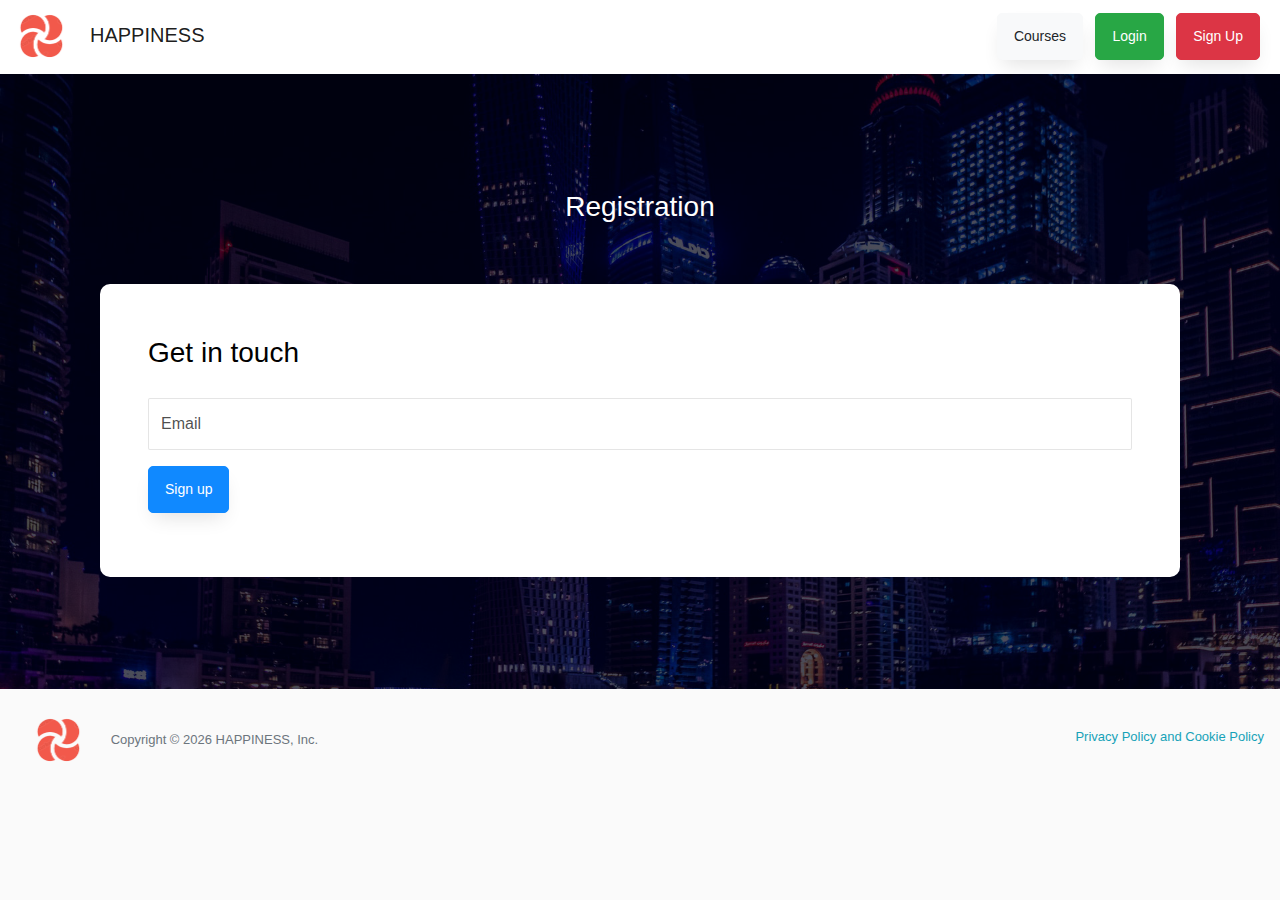
<file: signup.html>
<!doctype html>
<html lang="en">
  <head>
  	<title>Contact Form 10</title>
    <meta charset="utf-8">
    <meta name="viewport" content="width=device-width, initial-scale=1, shrink-to-fit=no">

	<link href='https://fonts.googleapis.com/css?family=Roboto:400,100,300,700' rel='stylesheet' type='text/css'>

	<link rel="stylesheet" href="https://stackpath.bootstrapcdn.com/font-awesome/4.7.0/css/font-awesome.min.css">
	
	<link rel="stylesheet" href="css/style.css">

	</head>
	<body>
		<!-- navbar -->
		<nav class="navbar navbar-expand-lg navbar-light bg-white">
			<a class="navbar-brand" href="index.html"><img src="images/logo_happiness.png" class="mr-4" width="50px">HAPPINESS</a>
			<button class="navbar-toggler" type="button" data-toggle="collapse" data-target="#navbarSupportedContent" aria-controls="navbarSupportedContent" aria-expanded="false" aria-label="Toggle navigation">
				<span class="navbar-toggler-icon"></span>
			</button>
	
			<div class="collapse navbar-collapse" id="navbarSupportedContent">
				<div class="ml-auto">
					<a class="btn btn-light mx-1" href="courses.html">Courses</a>
					<!-- <a class="btn btn-light mx-2 rounded-circle" href="#"><i class="fa fa-shopping-cart"></i></a> -->
					<a class="btn btn-success mx-1" href="login.html">Login</a>
					<a class="btn btn-danger mx-1" href="signup.html">Sign Up</a>
				</div>                     
			</div>
		</nav>

		<section class="ftco-section img bg-hero" style="background-image: url(images/bg_1.jpg);">
			<div class="container mx-auto">
				<div class="row justify-content-center">
					<div class="col-md-6 text-center mb-5">
						<h2 class="heading-section">Registration</h2>
					</div>
				</div>
				<div class="row justify-content-center">
					<div class="col">
						<div class="col">
							<div class="contact-wrap w-100 p-md-5 p-4">
								<h3 class="mb-4">Get in touch</h3>
								<div id="form-message-warning" class="mb-4"></div> 
									<div id="form-message-success" class="mb-4">
										Your message was sent, thank you!
									</div>
								<form method="POST" id="contactForm" name="contactForm">
									<div class="row">
										<div class="col-md-12"> 
											<div class="form-group">
												<input type="email" class="form-control" name="email" id="email" placeholder="Email">
											</div>
										</div>
										<div class="col-md-12">
											<div class="form-group">
												<input type="submit" value="Sign up" class="btn btn-primary">
												<div class="submitting"></div>
											</div>
										</div>
									</div>
								</form>
							</div>
						</div>
							</div>
						</div>
					</div>
				</div>
			</div>
		</section>
<br>
	<!-- footer -->
    <div class="row" style="font-size:13px">
        <div class="col pl-5">
            <img src="images/logo_happiness.png" class="mr-4" width="50px">
            <span class="text-muted">Copyright &COPY; <script>document.write(new Date().getFullYear());</script> HAPPINESS, Inc.</span>
        </div>
        <div class="col">
            <ul class="nav justify-content-end">
                <li class="nav-item">
                    <a class="nav-link text-info" href="#">Privacy Policy and Cookie Policy</a>
                </li>
            </ul>
        </div>
    </div>
	<script src="js/jquery.min.js"></script>
  <script src="js/popper.js"></script>
  <script src="js/bootstrap.min.js"></script>
  <script src="js/jquery.validate.min.js"></script>
  <script src="js/main.js"></script>

	</body>
</html>
</file>
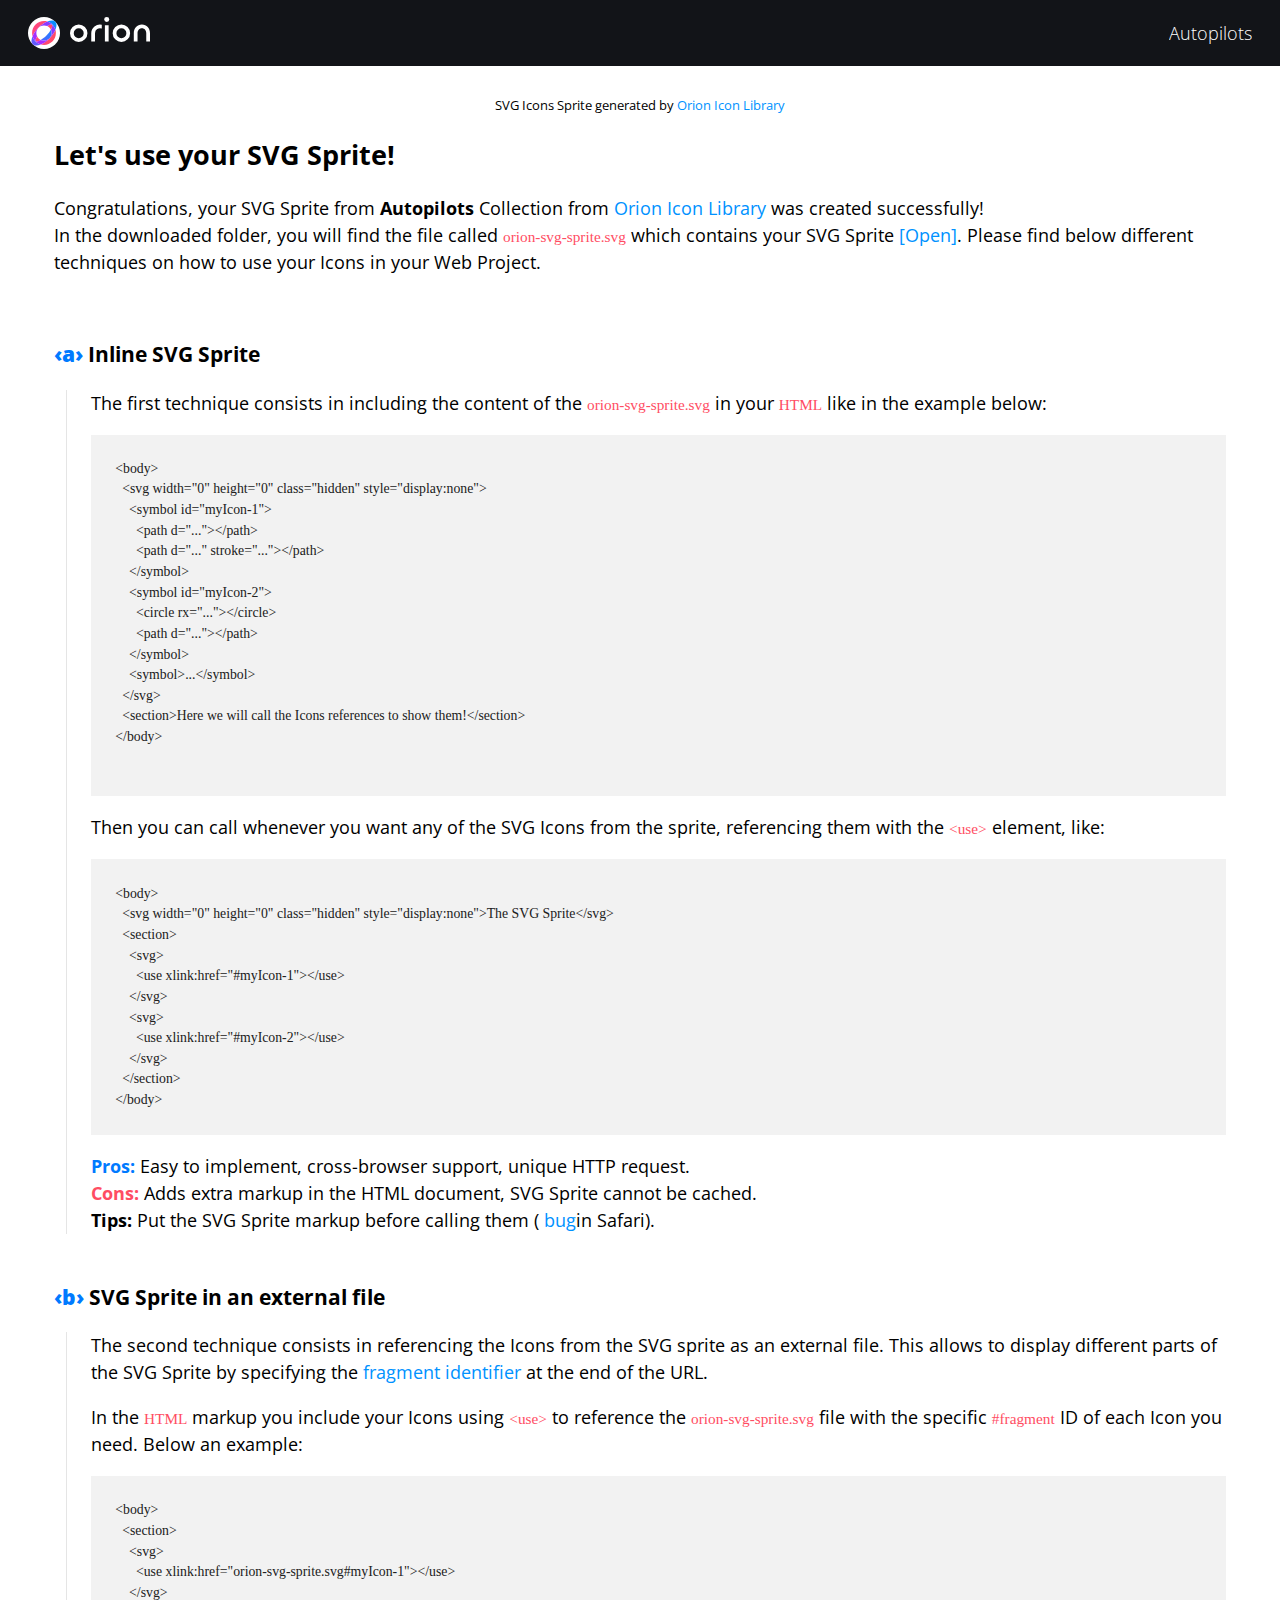
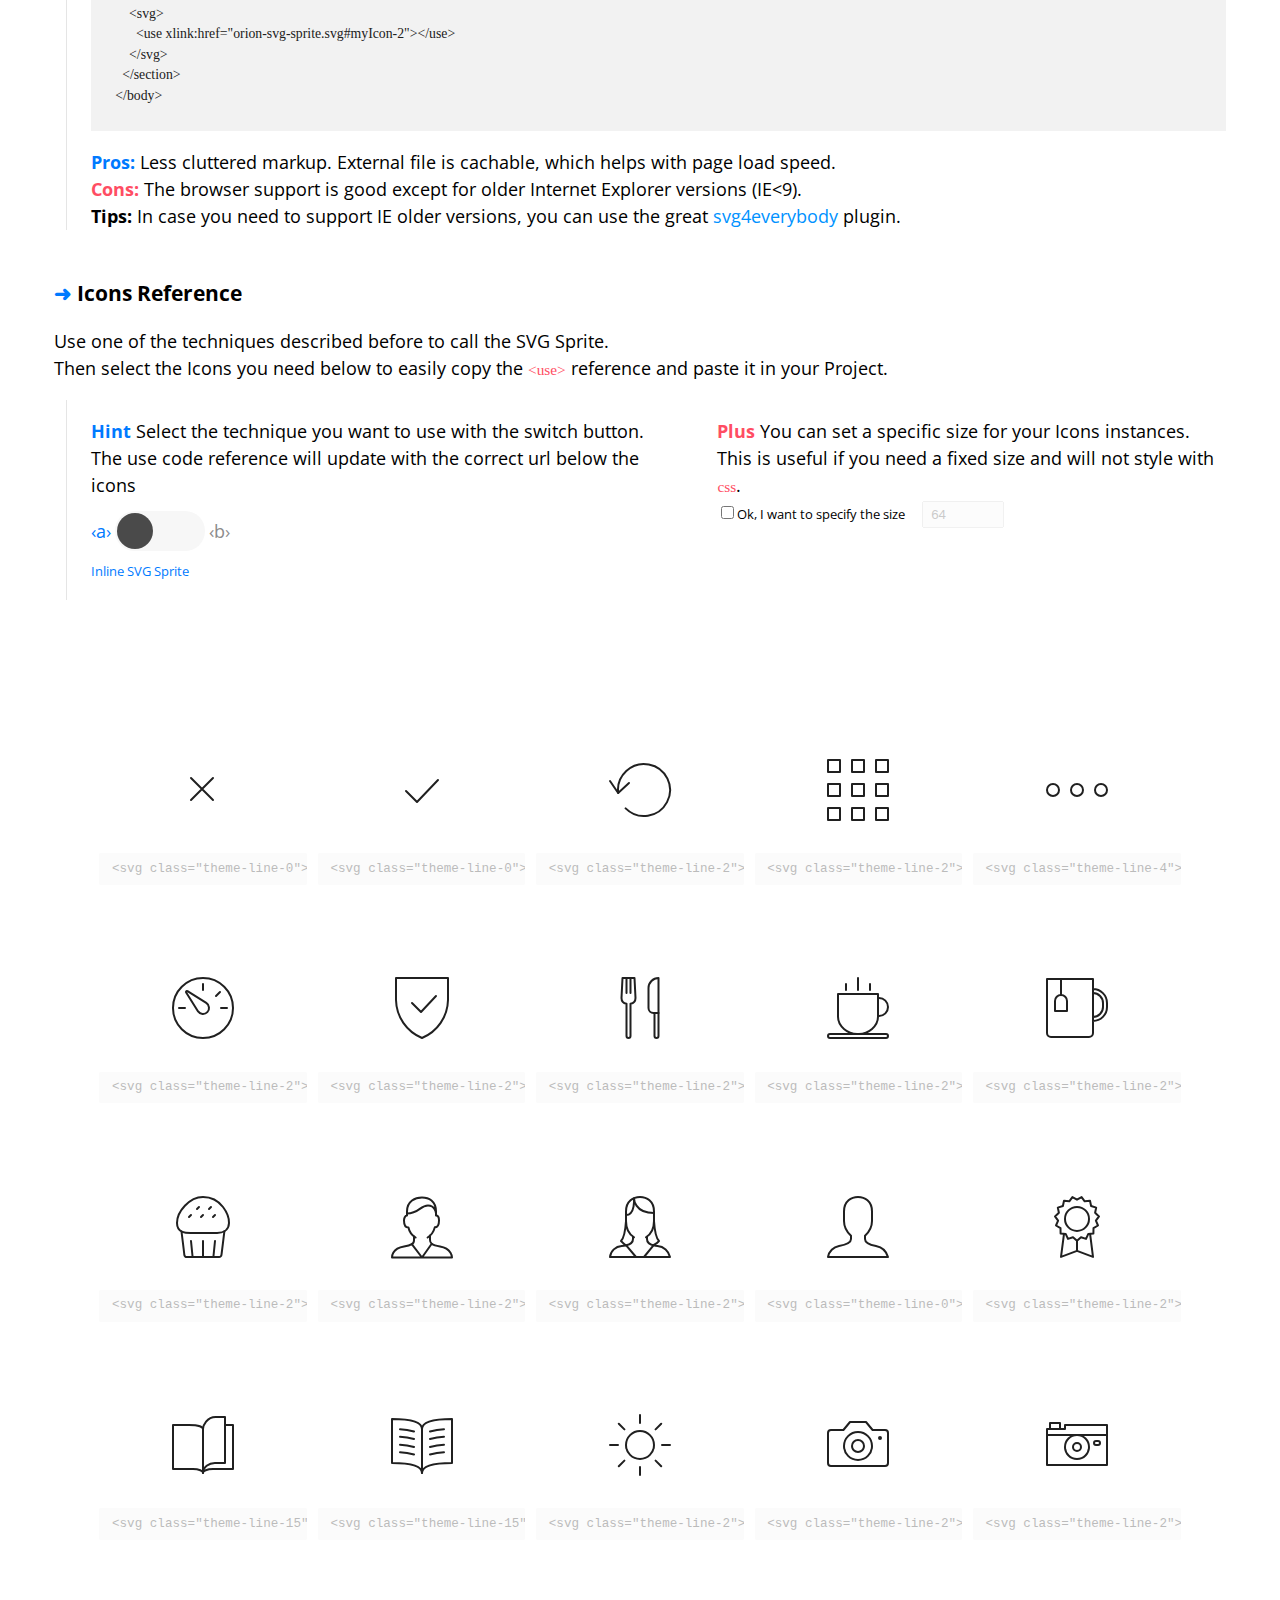
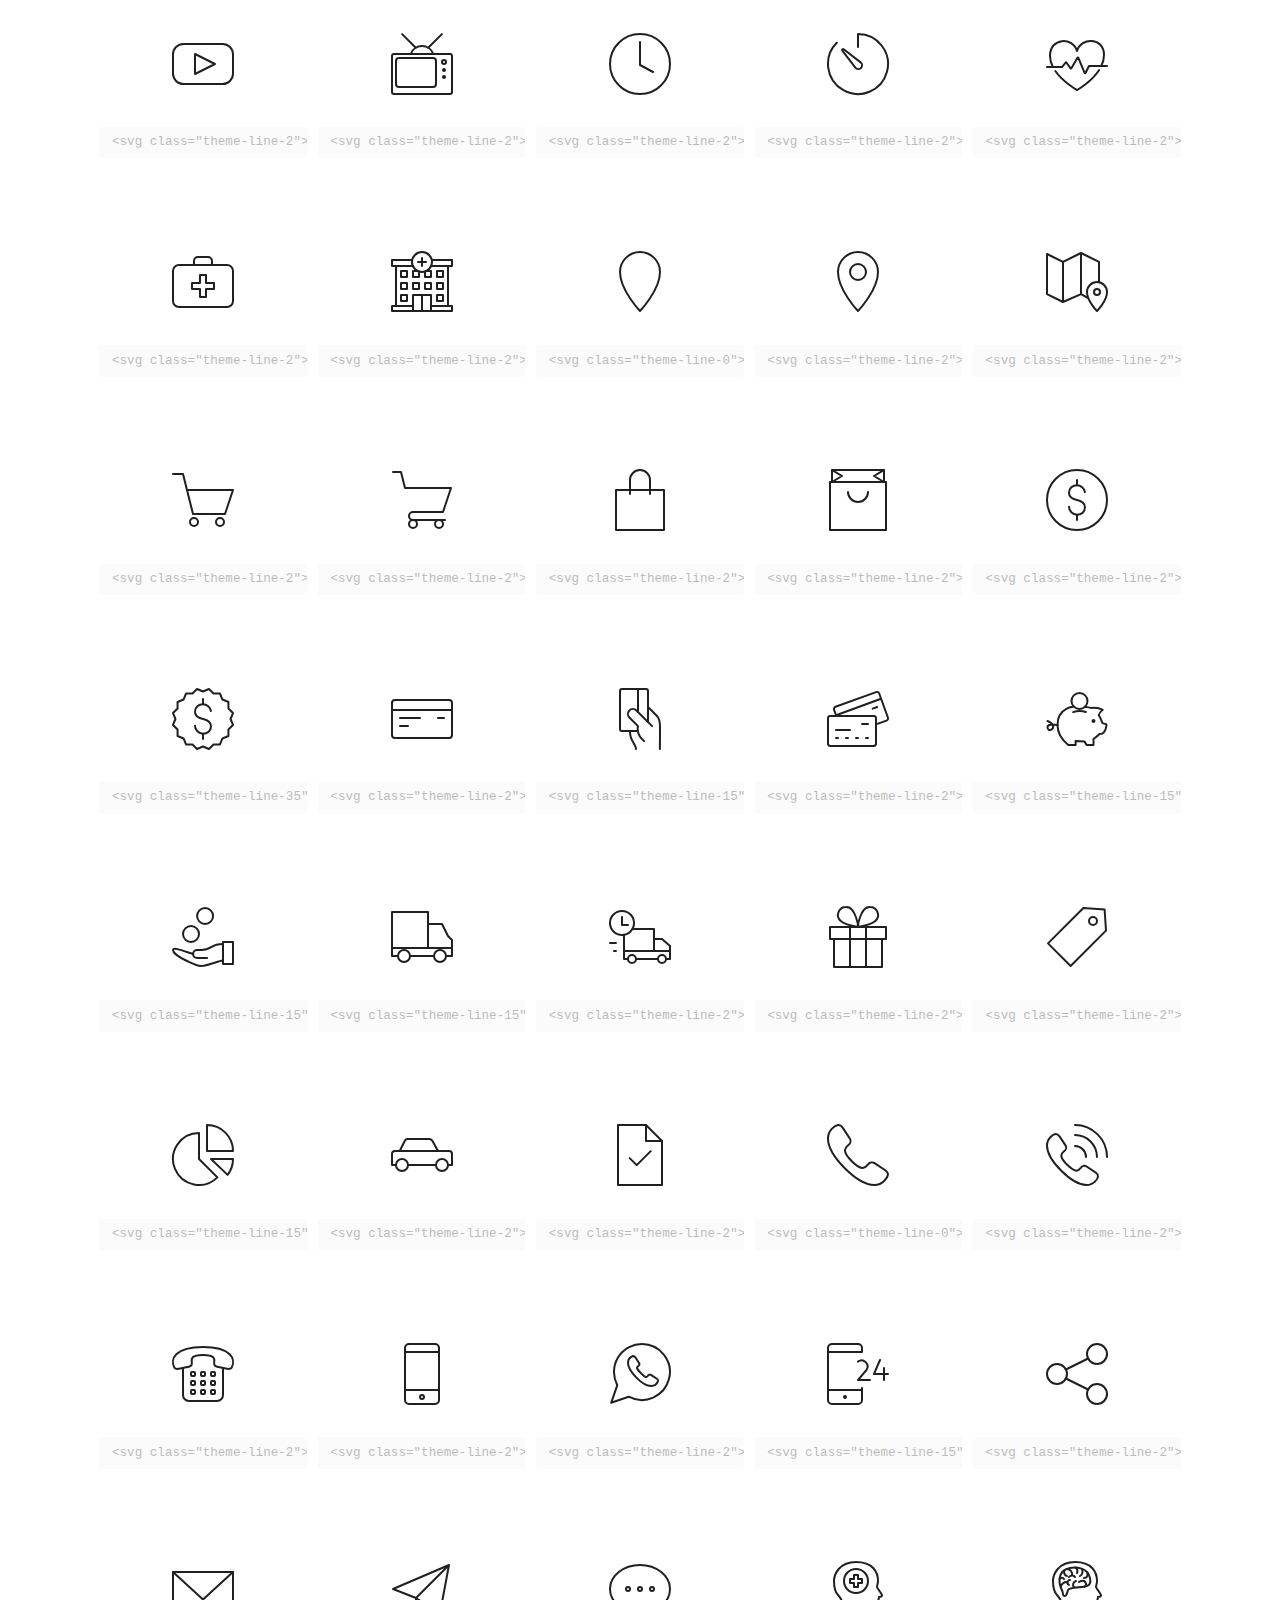
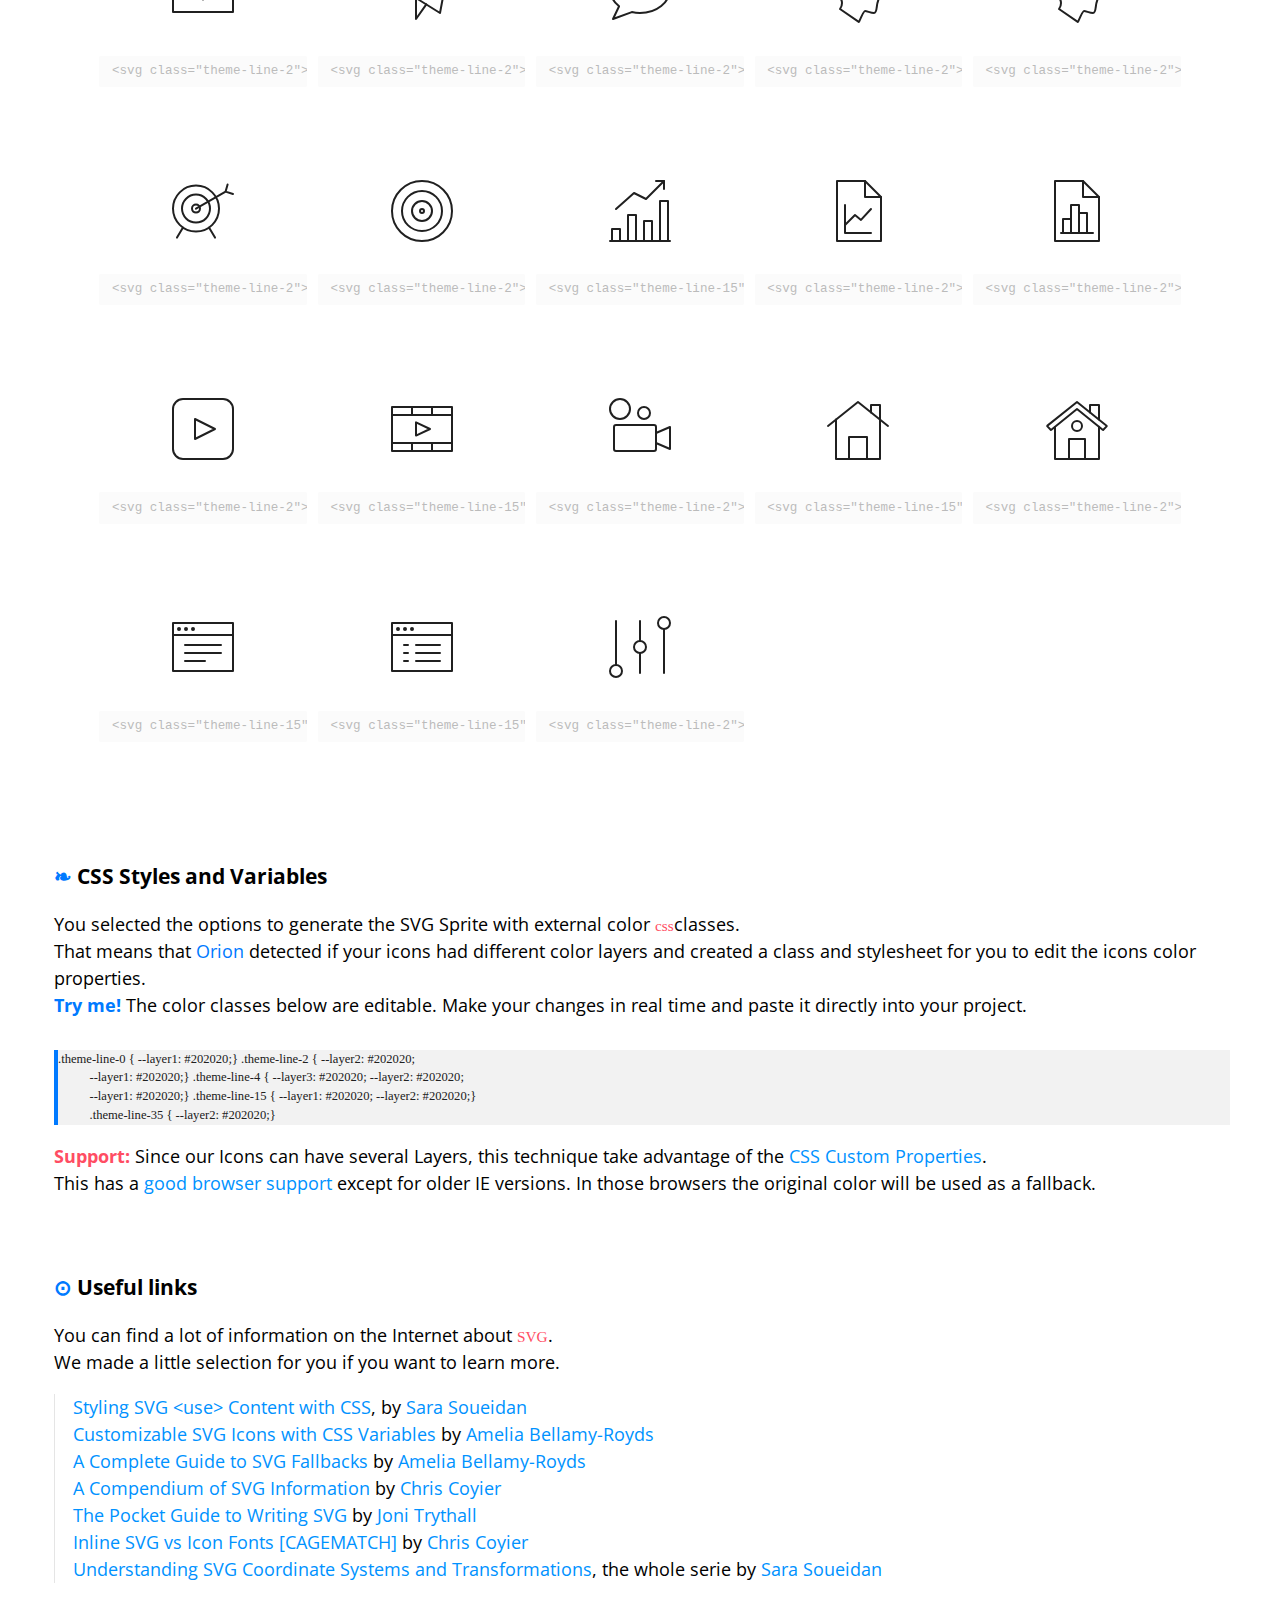
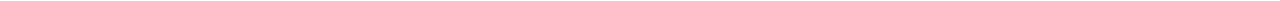
<file: icons/demo.html>
<!doctype>
<html lang="en">

  <head>
    <title>SVG Sprite Demo | Orion Icon Library</title>
    <meta name="viewport" content="width=device-width, initial-scale=1.0"
    />
    <meta charset="UTF-8" />
    <link href="https://fonts.googleapis.com/css?family=Open+Sans" rel="stylesheet"
    />
    <style>
      html {
          box-sizing: border-box;
        }
        body {
          margin: 0;
          padding: 0;
          font-family: 'Open Sans', sans-serif;
          font-size: 1.125rem;
        }
        ._1bo7bzx{font-family:Menlo, mono;font-size:.85em;}._1oymxsi{color:#ff4d63;}._1tt2u3t{-webkit-box-pack:justify;-ms-flex-pack:justify;-webkit-box-align:center;-ms-flex-align:center;display:-webkit-box;display:-moz-box;display:-ms-flexbox;display:-webkit-flex;display:flex;-webkit-align-items:center;align-items:center;background-color:#121418;-webkit-justify-content:space-between;justify-content:space-between;height:66px;padding:0 28px;color:white;}._dl5j6p{font-weight:300;max-width:33%;font-size:1em;}._1iurgbx{white-space:nowrap;overflow:hidden;text-overflow:ellipsis;}._1l5hckq{padding:1em 3em;}._kp2n83{font-size:.7em;text-align:center;}._o1cg4g{color:#0092FF;text-decoration:none;}._o1cg4g:hover{text-decoration:underline;}._14gdf42{line-height:1.5;}._ovghcs{color:inherit;text-decoration:none;}._ovghcs:hover:after{content:"#";color:#0092FF;margin-left:2px;opacity:.3;-webkit-transition:opacity .3s;-moz-transition:opacity .3s;transition:opacity .3s;}._ovghcs:active:after{opacity:1;}._1dqtju9{color:#007aff;}._fr5wn{padding-left:24px;border-left:1px solid rgba(0,0,0,0.1);margin-left:12px;margin-bottom:48px;}._1bmg5vo{color:#202020;tab-ssize:4px;overflow-x:auto;padding:1.5em;line-height:1.5;background:rgba(0,0,0,0.05);font-size:.9em;}._jro6t0{display:-webkit-box;display:-moz-box;display:-ms-flexbox;display:-webkit-flex;display:flex;}._53480w{display:none;}._53480w:checked + label span{-webkit-transform:translateX(52px);-ms-transform:translateX(52px);transform:translateX(52px);}._53480w:checked + label:before{color:inherit;}._53480w:checked + label:after{color:#007aff;}._53480w:checked ~ .externalCheckboxHelper:after{content:"External SVG Sprite";}._1uuc6xn{cursor:pointer;width:90px;height:40px;display:block;background-color:#f7f7f7;color:#8c8c8c;border-radius:32px;margin:12px 24px;position:relative;}._1uuc6xn:before{content:"‹a›";position:absolute;right:-webkit-calc(100% + 4px);right:-moz-calc(100% + 4px);right:calc(100% + 4px);top:50%;-webkit-transform:translateY(-50%);-ms-transform:translateY(-50%);transform:translateY(-50%);color:#007aff;}._1uuc6xn:after{content:"‹b›";position:absolute;left:-webkit-calc(100% + 4px);left:-moz-calc(100% + 4px);left:calc(100% + 4px);top:50%;-webkit-transform:translateY(-50%);-ms-transform:translateY(-50%);transform:translateY(-50%);}._10r524x{background-color:#4a4a4a;border-radius:50%;height:36px;left:0px;-webkit-transform:translateX(2px);-ms-transform:translateX(2px);transform:translateX(2px);position:absolute;top:2px;-webkit-transition:-webkit-transform .2s ease,transform .2s ease;-moz-transition:transform .2s ease;transition:-ms-transform .2s ease,-webkit-transform .2s ease,transform .2s ease;width:36px;z-index:1;}._qjqtm8:after{content:"Inline SVG Sprite";}._jcgzno{padding:.3em .5em;outline:0px;margin-left:12px;}._jcgzno:disabled{opacity:0.3;}._1r58n10{overflow:auto;padding:40px;margin:0px;list-style:none;padding-bottom:40px;}._fnhcyz{width:100%;float:left;-moz-box-sizing:border-box;box-sizing:border-box;display:block;-webkit-transition:opacity 250ms, box-shadow 250ms;-moz-transition:opacity 250ms, box-shadow 250ms;transition:opacity 250ms, box-shadow 250ms;cursor:pointer;position:relative;}@media (min-width: 767px){._fnhcyz{width:50%;}}@media (min-width: 1023px){._fnhcyz{width:33.333%;}}@media (min-width: 1199px){._fnhcyz{width:20%;}}._fnhcyz:after{content:"";position:absolute;z-index:-1;top:0px;right:0px;bottom:0px;left:0px;opacity:0;box-shadow:0 .5em 3em rgba(0,0,0,.1);-webkit-transition:opacity .3s;-moz-transition:opacity .3s;transition:opacity .3s;}._fnhcyz:hover:after{opacity:1;z-index:1;}._fnhcyz:before{content:"";padding-top:100%;display:block;}._fnhcyz:hover .orion-sprite__id{opacity:1;}._fnhcyz:hover .orion-sprite__code{opacity:1;}._1dclzhk{-webkit-box-direction:normal;-webkit-box-orient:vertical;-webkit-box-pack:justify;-ms-flex-pack:justify;-webkit-box-align:center;-ms-flex-align:center;display:-webkit-box;display:-moz-box;display:-ms-flexbox;display:-webkit-flex;display:flex;-webkit-align-items:center;align-items:center;-webkit-justify-content:space-between;justify-content:space-between;-webkit-flex-direction:column;-ms-flex-direction:column;flex-direction:column;position:absolute;top:0px;right:0px;bottom:0px;left:0px;padding:.5em 1em;}._19wnp26{width:100%;font-size:.7em;text-align:center;opacity:0;color:#777;-webkit-transition:opacity 250ms;-moz-transition:opacity 250ms;transition:opacity 250ms;}._1u0lyeu{width:64px;height:64px;}._190hxbq{width:100%;height:100%;}._1mcpc5v{font-size:.7em;padding:.5em 1em;width:100%;z-index:2;border-radius:2px;opacity:.3;-webkit-transition:opacity .3s;-moz-transition:opacity .3s;transition:opacity .3s;}._duacj0{white-space:pre;display:inline-block;font-size:.7em;line-height:1.5;background:rgba(0,0,0,0.05);tab-ssize:4px;color:#202020;margin-top:1em;width:100%;outline:0px;border-left:4px solid #007aff;}._1hgbkkp{list-style:none;margin:0px;padding:0px;padding-left:1em;line-height:1.5em;}._19kenml{-webkit-box-align:start;-ms-flex-align:start;display:-webkit-box;display:-moz-box;display:-ms-flexbox;display:-webkit-flex;display:flex;-webkit-align-items:flex-start;align-items:flex-start;color:#fff;}._15372er{display:inline-block;vertical-align:middle;width:32px;height:32px;}._ksd372{display:inline-block;vertical-align:middle;width:80px;height:25px;margin-left:10px;}
    </style>
  </head>

  <body>
    <svg width="0" height="0" class="hidden">
      <symbol xmlns="http://www.w3.org/2000/svg" viewBox="0 0 64 64" id="close-1">
        <title>Close</title>
        <desc>A line styled icon from Orion Icon Library.</desc>
        <path data-name="layer1"
        fill="none" stroke="#202020" stroke-miterlimit="10" stroke-width="2" d="M41.999 20.002l-22 22m22 0L20 20"
        stroke-linejoin="round" stroke-linecap="round" style="stroke:var(--layer1, #202020)"></path>
      </symbol>
      <symbol xmlns="http://www.w3.org/2000/svg" viewBox="0 0 64 64" id="checkmark-1">
        <title>Checkmark</title>
        <desc>A line styled icon from Orion Icon Library.</desc>
        <path data-name="layer1"
        fill="none" stroke="#202020" stroke-miterlimit="10" stroke-width="2" d="M16 33l11 11 21-22"
        stroke-linejoin="round" stroke-linecap="round" style="stroke:var(--layer1, #202020)"></path>
      </symbol>
      <symbol xmlns="http://www.w3.org/2000/svg" viewBox="0 0 64 64" id="rotate-left-1">
        <title>Rotate Left</title>
        <desc>A line styled icon from Orion Icon Library.</desc>
        <path data-name="layer2"
        d="M10.168 34.947a26.016 26.016 0 1 1 7.45 15.432" fill="none" stroke="#202020"
        stroke-miterlimit="10" stroke-width="2" stroke-linejoin="round" stroke-linecap="round"
        style="stroke:var(--layer1, #202020)"></path>
        <path data-name="layer1" fill="none" stroke="#202020" stroke-miterlimit="10"
        stroke-width="2" d="M2 23l8.168 11.947L20.986 25" stroke-linejoin="round"
        stroke-linecap="round" style="stroke:var(--layer1, #202020)"></path>
      </symbol>
      <symbol xmlns="http://www.w3.org/2000/svg" viewBox="0 0 64 64" id="portfolio-grid-1">
        <title>Portfolio Grid</title>
        <desc>A line styled icon from Orion Icon Library.</desc>
        <path data-name="layer2"
        fill="none" stroke="#202020" stroke-miterlimit="10" stroke-width="2" d="M2 2h12v12H2zm24 0h12v12H26zm24 0h12v12H50zM2 50h12v12H2z"
        stroke-linejoin="round" stroke-linecap="round" style="stroke:var(--layer1, #202020)"></path>
        <path data-name="layer1" fill="none" stroke="#202020" stroke-miterlimit="10"
        stroke-width="2" d="M26 50h12v12H26zm24 0h12v12H50z" stroke-linejoin="round"
        stroke-linecap="round" style="stroke:var(--layer1, #202020)"></path>
        <path data-name="layer2" fill="none" stroke="#202020" stroke-miterlimit="10"
        stroke-width="2" d="M2 25.988h12v12H2z" stroke-linejoin="round" stroke-linecap="round"
        style="stroke:var(--layer1, #202020)"></path>
        <path data-name="layer1" fill="none" stroke="#202020" stroke-miterlimit="10"
        stroke-width="2" d="M26 25.988h12v12H26zm24 0h12v12H50z" stroke-linejoin="round"
        stroke-linecap="round" style="stroke:var(--layer1, #202020)"></path>
      </symbol>
      <symbol xmlns="http://www.w3.org/2000/svg" viewBox="0 0 64 64" id="more-1">
        <title>More</title>
        <desc>A line styled icon from Orion Icon Library.</desc>
        <circle data-name="layer3"
        cx="8" cy="32" r="6" fill="none" stroke="#202020" stroke-miterlimit="10"
        stroke-width="2" stroke-linejoin="round" stroke-linecap="round" style="stroke:var(--layer1, #202020)"></circle>
        <circle data-name="layer2" cx="56" cy="32" r="6" fill="none"
        stroke="#202020" stroke-miterlimit="10" stroke-width="2" stroke-linejoin="round"
        stroke-linecap="round" style="stroke:var(--layer1, #202020)"></circle>
        <circle data-name="layer1" cx="32" cy="32" r="6" fill="none"
        stroke="#202020" stroke-miterlimit="10" stroke-width="2" stroke-linejoin="round"
        stroke-linecap="round" style="stroke:var(--layer1, #202020)"></circle>
      </symbol>
      <symbol xmlns="http://www.w3.org/2000/svg" viewBox="0 0 64 64" id="speed-1">
        <title>Speed</title>
        <desc>A line styled icon from Orion Icon Library.</desc>
        <circle data-name="layer2"
        cx="32" cy="32" r="30" fill="none" stroke="#202020" stroke-miterlimit="10"
        stroke-width="2" stroke-linejoin="round" stroke-linecap="round" style="stroke:var(--layer1, #202020)"></circle>
        <path data-name="layer2" fill="none" stroke="#202020" stroke-miterlimit="10"
        stroke-width="2" d="M8 32h6M32 8v5.999M50 32h6M45 20l4-4" stroke-linejoin="round"
        stroke-linecap="round" style="stroke:var(--layer1, #202020)"></path>
        <path data-name="layer1" d="M15.183 16.544A.975.975 0 0 1 15 16a1 1 0 0 1 1.489-.873l18.748 11.821a5.999 5.999 0 1 1-8.153 8.486z"
        fill="none" stroke="#202020" stroke-miterlimit="10" stroke-width="2" stroke-linejoin="round"
        stroke-linecap="round" style="stroke:var(--layer1, #202020)"></path>
      </symbol>
      <symbol xmlns="http://www.w3.org/2000/svg" viewBox="0 0 64 64" id="security-shield-1">
        <title>Security Shield</title>
        <desc>A line styled icon from Orion Icon Library.</desc>
        <path data-name="layer2"
        d="M6 2h52v22.064A41.973 41.973 0 0 1 31.994 62 41.97 41.97 0 0 1 6 24.064z"
        fill="none" stroke="#202020" stroke-miterlimit="10" stroke-width="2" stroke-linejoin="round"
        stroke-linecap="round" style="stroke:var(--layer1, #202020)"></path>
        <path data-name="layer1" fill="none" stroke="#202020" stroke-miterlimit="10"
        stroke-width="2" d="M22 27l9 9 15-16" stroke-linejoin="round" stroke-linecap="round"
        style="stroke:var(--layer1, #202020)"></path>
      </symbol>
      <symbol xmlns="http://www.w3.org/2000/svg" viewBox="0 0 64 64" id="food-1">
        <title>Food</title>
        <desc>A line styled icon from Orion Icon Library.</desc>
        <path data-name="layer2"
        d="M50.5 37v23a2 2 0 0 1-2 2 2 2 0 0 1-2-2V37" fill="none" stroke="#202020"
        stroke-linecap="round" stroke-linejoin="round" stroke-width="2" style="stroke:var(--layer1, #202020)"></path>
        <path data-name="layer1" fill="none" stroke="#202020" stroke-linecap="round"
        stroke-linejoin="round" stroke-width="2" d="M18.5 17V2m4 0v15m4-15h-12l-1 20c0 3.2 2.1 5.2 5 5.8V60a2 2 0 0 0 4 0V27.8c2.9-.6 5-2.6 5-5.8zm24 35V2a10 10 0 0 0-10 10v20a5 5 0 0 0 5 5z"
        style="stroke:var(--layer1, #202020)"></path>
      </symbol>
      <symbol viewBox="0 0 64 64" xmlns="http://www.w3.org/2000/svg" id="hot-coffee-1">
        <title>Hot Coffee</title>
        <desc>A line styled icon from Orion Icon Library.</desc>
        <path stroke-width="2"
        stroke-linejoin="round" stroke-linecap="round" stroke="#202020" fill="none"
        d="M52 17.965v22.857c0 9.467-9.582 17.143-19.049 17.143h-1.9C21.58 57.965 12 50.289 12 40.822V17.965zM52 22h1.016A8.984 8.984 0 0 1 62 30.982a8.982 8.982 0 0 1-8.982 8.982H52"
        data-name="layer2" style="stroke:var(--layer1, #202020)"></path>
        <path d="M32 13.998v-12m-12.002 12V8.002m24.004 5.996V8.002M62 60a2 2 0 0 1-2 2H4a2 2 0 0 1-2-2 2 2 0 0 1 2-2h56a2 2 0 0 1 2 2z"
        stroke-width="2" stroke-linejoin="round" stroke-linecap="round" stroke="#202020"
        fill="none" data-name="layer1" style="stroke:var(--layer1, #202020)"></path>
      </symbol>
      <symbol xmlns="http://www.w3.org/2000/svg" viewBox="0 0 64 64" id="tea-cup-1">
        <title>Tea Cup</title>
        <desc>A line styled icon from Orion Icon Library.</desc>
        <path data-name="layer2"
        fill="none" stroke="#202020" stroke-linecap="round" stroke-linejoin="round"
        stroke-width="2" d="M16 3v16m6 16V25a6 6 0 0 0-6-6 6 6 0 0 0-6 6v10z" style="stroke:var(--layer1, #202020)"></path>
        <path data-name="layer1" d="M48 3v54a4 4 0 0 1-4 4H6a4 4 0 0 1-4-4V3zm0 10a14 14 0 0 1 14 14v4a14 14 0 0 1-14 14"
        fill="none" stroke="#202020" stroke-linecap="round" stroke-linejoin="round"
        stroke-width="2" style="stroke:var(--layer1, #202020)"></path>
        <path data-name="layer1" d="M48 41a10 10 0 0 0 10-10v-4a10 10 0 0 0-10-10"
        fill="none" stroke="#202020" stroke-linecap="round" stroke-linejoin="round"
        stroke-width="2" style="stroke:var(--layer1, #202020)"></path>
      </symbol>
      <symbol xmlns="http://www.w3.org/2000/svg" viewBox="0 0 64 64" id="muffin-1">
        <title>Muffin</title>
        <desc>A line styled icon from Orion Icon Library.</desc>
        <path data-name="layer2"
        d="M10.5 36.5s2.6 20.7 2.8 23.1A2.4 2.4 0 0 0 16 62h31.9a2.4 2.4 0 0 0 2.6-2.4c.3-2.4 2.9-23.4 2.9-23.4M20 46l1.6 16M44 46l-1.6 16M32 46v16"
        fill="none" stroke="#202020" stroke-linecap="round" stroke-linejoin="round"
        stroke-width="2" style="stroke:var(--layer1, #202020)"></path>
        <path data-name="layer1" d="M32 2C18.3 2 6 16.7 6 28s11.3 10 16 10h24.1c4.8 0 11.7-2 11.9-10S50.5 2 32 2zM20 20l-2 2m14-2l-2 2m-2-10l-2 2m14-2l-2 2m6 6l-2 2"
        fill="none" stroke="#202020" stroke-linecap="round" stroke-linejoin="round"
        stroke-width="2" style="stroke:var(--layer1, #202020)"></path>
      </symbol>
      <symbol viewBox="0 0 64 64" xmlns="http://www.w3.org/2000/svg" id="man-1">
        <title>Man</title>
        <desc>A line styled icon from Orion Icon Library.</desc>
        <path stroke-width="2"
        stroke-miterlimit="10" stroke="#202020" fill="none" d="M41.713 48.744c-1.968-1.476-1.71-3.069-1.71-4.244v-4m-16 1v3c0 1.285.425 3.083-2.194 4.67"
        data-name="layer2" stroke-linejoin="round" stroke-linecap="round" style="stroke:var(--layer1, #202020)"></path>
        <path stroke-width="2" stroke-miterlimit="10" stroke="#202020"
        fill="none" d="M37.601 42.5a16.786 16.786 0 0 0 7.168-10.135c3.026-.037 4.234-2.931 4.234-6.937 0-1.994 0-4.928-3-4.928v-2m-29 0v2.006c-2-.006-3 2.994-3 4.988 0 4.006 1.391 7.006 4.436 7.006h.002a15.21 15.21 0 0 0 7.17 10m20.392-24v-2c0-10.4-7.373-14-14-14s-15 3.517-15 13.916V18.5c12 0 13-8 21-8 7.459 0 8 8 8 8z"
        data-name="layer2" stroke-linejoin="round" stroke-linecap="round" style="stroke:var(--layer1, #202020)"></path>
        <path stroke-width="2" stroke-miterlimit="10" stroke="#202020"
        fill="none" d="M14.003 51.5c-12.61 2-12.001 11-12.001 11h30L21.809 49.17c-1.458.885-3.856 1.703-7.806 2.33zm36 0c-4.436-.74-6.91-1.72-8.29-2.756L32.002 62.5h30s0-9-12-11z"
        data-name="layer1" stroke-linejoin="round" stroke-linecap="round" style="stroke:var(--layer1, #202020)"></path>
      </symbol>
      <symbol viewBox="0 0 64 64" xmlns="http://www.w3.org/2000/svg" id="woman-1">
        <title>Woman</title>
        <desc>A line styled icon from Orion Icon Library.</desc>
        <path stroke-width="2"
        stroke-miterlimit="10" stroke="#202020" fill="none" d="M32 2c-6.627 0-13.992 4-13.992 14.399V26c0 7.18 3.27 13.379 8 16.267m11.984 0c4.73-2.888 8-9.087 8-16.267v-9.601C45.992 6 38.627 2 32 2"
        data-name="layer2" stroke-linejoin="round" stroke-linecap="round" style="stroke:var(--layer1, #202020)"></path>
        <path stroke-width="2" stroke-miterlimit="10" stroke="#202020"
        fill="none" d="M46 18C26 18 26 3.174 26 3.174S27.416 20 18 20m27.473 30.357C39.003 48.835 39 45.697 39 44v-2M28 62h8M25 42v2c0 1.684-.002 4.813-6.794 6.333M18.008 26S17 42 13 46c4 4 4.926 4.394 4.926 4.394"
        data-name="layer2" stroke-linejoin="round" stroke-linecap="round" style="stroke:var(--layer1, #202020)"></path>
        <path stroke-width="2" stroke-miterlimit="10" stroke="#202020"
        fill="none" d="M45.992 26S47 42 51 46c-4 4-6.095 4.217-6.095 4.217" data-name="layer2"
        stroke-linejoin="round" stroke-linecap="round" style="stroke:var(--layer1, #202020)"></path>
        <path stroke-width="2" stroke-miterlimit="10" stroke="#202020"
        fill="none" d="M62 62a13.788 13.788 0 0 0-12.422-11 30.574 30.574 0 0 1-4.105-.643L36 62zM13.61 51A12.46 12.46 0 0 0 2 62h26l-9.794-11.667a34.259 34.259 0 0 1-4.597.667z"
        data-name="layer1" stroke-linejoin="round" stroke-linecap="round" style="stroke:var(--layer1, #202020)"></path>
      </symbol>
      <symbol xmlns="http://www.w3.org/2000/svg" viewBox="0 0 64 64" id="user-1">
        <title>User</title>
        <desc>A line styled icon from Orion Icon Library.</desc>
        <path data-name="layer1"
        d="M46 26c0 6.1-3.4 11.5-7 14.8V44c0 2 1 5.1 11 7a15.5 15.5 0 0 1 12 11H2a13.4 13.4 0 0 1 11-11c10-1.8 12-5 12-7v-3.2c-3.6-3.3-7-8.6-7-14.8v-9.6C18 6 25.4 2 32 2s14 4 14 14.4z"
        fill="none" stroke="#202020" stroke-miterlimit="10" stroke-width="2" stroke-linejoin="round"
        stroke-linecap="round" style="stroke:var(--layer1, #202020)"></path>
      </symbol>
      <symbol xmlns="http://www.w3.org/2000/svg" viewBox="0 0 64 64" id="quality-1">
        <title>Quality</title>
        <desc>A line styled icon from Orion Icon Library.</desc>
        <path data-name="layer2"
        fill="none" stroke="#202020" stroke-miterlimit="10" stroke-width="2" d="M19 38.9l-3 23 16-6 16 6-2.9-23M32 45.8v10.1"
        stroke-linejoin="round" stroke-linecap="round" style="stroke:var(--layer1, #202020)"></path>
        <circle data-name="layer1" cx="32" cy="23.9" r="12" fill="none"
        stroke="#202020" stroke-miterlimit="10" stroke-width="2" stroke-linejoin="round"
        stroke-linecap="round" style="stroke:var(--layer1, #202020)"></circle>
        <path data-name="layer1" fill="none" stroke="#202020" stroke-miterlimit="10"
        stroke-width="2" d="M32 4.7l4.6-2.6 3.1 4.2 5.3-.5 1.1 5.2 5.1 1.6-1.1 5.2 3.9 3.6-3.1 4.3 2.1 4.8-4.5 2.7-.1 5.3-5.2.6-2.2 4.8-5-1.6-4 3.5-4-3.5-5 1.6-2.2-4.8-5.2-.6-.1-5.3-4.5-2.7 2.1-4.8-3.1-4.3 3.9-3.6-1.1-5.2 5.1-1.6L19 5.8l5.3.5 3.1-4.2L32 4.7z"
        stroke-linejoin="round" stroke-linecap="round" style="stroke:var(--layer1, #202020)"></path>
      </symbol>
      <symbol xmlns="http://www.w3.org/2000/svg" viewBox="0 0 64 64" id="reading-1">
        <title>Reading</title>
        <desc>A line styled icon from Orion Icon Library.</desc>
        <path data-name="layer1"
        d="M54 12h8v44H42c-6 0-10 2-10 3.8" fill="none" stroke="#202020" stroke-miterlimit="10"
        stroke-width="2" stroke-linejoin="round" stroke-linecap="round" style="stroke:var(--layer2, #202020)"></path>
        <path data-name="layer2" d="M32 16c0-3.6 4-12 12.6-12H54v46H43.9C37.8 50 32 54.2 32 60"
        fill="none" stroke="#202020" stroke-miterlimit="10" stroke-width="2" stroke-linejoin="round"
        stroke-linecap="round" style="stroke:var(--layer2, #202020)"></path>
        <path data-name="layer1" d="M32 16c0-2-4-4-14-4H2v44h20c6 0 10 2 10 3.8z"
        fill="none" stroke="#202020" stroke-miterlimit="10" stroke-width="2" stroke-linejoin="round"
        stroke-linecap="round" style="stroke:var(--layer2, #202020)"></path>
      </symbol>
      <symbol xmlns="http://www.w3.org/2000/svg" viewBox="0 0 64 64" id="news-1">
        <title>News</title>
        <desc>A line styled icon from Orion Icon Library.</desc>
        <path data-name="layer1"
        d="M32 16C32 8 16 6 2 6v44c14 0 30 2 30 10z" fill="none" stroke="#202020"
        stroke-miterlimit="10" stroke-width="2" stroke-linejoin="round" stroke-linecap="round"
        style="stroke:var(--layer2, #202020)"></path>
        <path data-name="layer2" d="M24 18.5a60.7 60.7 0 0 0-14-2.3M24 26a60.7 60.7 0 0 0-14-2.3M24 34a60.7 60.7 0 0 0-14-2.3m14 9.8a60.7 60.7 0 0 0-14-2.3m30-20.7a60.7 60.7 0 0 1 14-2.3M40 26a60.7 60.7 0 0 1 14-2.3M40 34a60.7 60.7 0 0 1 14-2.3m-14 9.8a60.7 60.7 0 0 1 14-2.3"
        fill="none" stroke="#202020" stroke-miterlimit="10" stroke-width="2" stroke-linejoin="round"
        stroke-linecap="round" style="stroke:var(--layer2, #202020)"></path>
        <path data-name="layer1" d="M32 16C32 8 48 6 62 6v44c-14 0-30 2-30 10"
        fill="none" stroke="#202020" stroke-miterlimit="10" stroke-width="2" stroke-linejoin="round"
        stroke-linecap="round" style="stroke:var(--layer2, #202020)"></path>
      </symbol>
      <symbol xmlns="http://www.w3.org/2000/svg" viewBox="0 0 64 64" id="sun-1">
        <title>Sun</title>
        <desc>A line styled icon from Orion Icon Library.</desc>
        <circle data-name="layer2"
        cx="32" cy="32" r="14" fill="none" stroke="#202020" stroke-miterlimit="10"
        stroke-width="2" stroke-linejoin="round" stroke-linecap="round" style="stroke:var(--layer1, #202020)"></circle>
        <path data-name="layer1" fill="none" stroke="#202020" stroke-miterlimit="10"
        stroke-width="2" d="M32 2v8m0 44v8m30-30h-8m-44 0H2m8.8-21.2l5.6 5.6m31.2 31.2l5.6 5.6m0-42.4l-5.6 5.6M16.4 47.6l-5.6 5.6"
        stroke-linejoin="round" stroke-linecap="round" style="stroke:var(--layer1, #202020)"></path>
      </symbol>
      <symbol xmlns="http://www.w3.org/2000/svg" viewBox="0 0 64 64" id="camera-1">
        <title>Camera</title>
        <desc>A line styled icon from Orion Icon Library.</desc>
        <path data-name="layer2"
        d="M59 17H46.6L40 9H24l-6.6 8H5a3 3 0 0 0-3 3v30a3 3 0 0 0 3 3h54a3 3 0 0 0 3-3V20a3 3 0 0 0-3-3z"
        fill="none" stroke="#202020" stroke-miterlimit="10" stroke-width="2" stroke-linejoin="round"
        stroke-linecap="round" style="stroke:var(--layer1, #202020)"></path>
        <circle data-name="layer1" cx="32" cy="33" r="14" fill="none" stroke="#202020"
        stroke-miterlimit="10" stroke-width="2" stroke-linejoin="round" stroke-linecap="round"
        style="stroke:var(--layer1, #202020)"></circle>
        <circle data-name="layer1" cx="54" cy="25" r="1" fill="none"
        stroke="#202020" stroke-miterlimit="10" stroke-width="2" stroke-linejoin="round"
        stroke-linecap="round" style="stroke:var(--layer1, #202020)"></circle>
        <circle data-name="layer1" cx="32" cy="33" r="6" fill="none"
        stroke="#202020" stroke-miterlimit="10" stroke-width="2" stroke-linejoin="round"
        stroke-linecap="round" style="stroke:var(--layer1, #202020)"></circle>
      </symbol>
      <symbol xmlns="http://www.w3.org/2000/svg" viewBox="0 0 64 64" id="retro-camera-1">
        <title>Retro Camera</title>
        <desc>A line styled icon from Orion Icon Library.</desc>
        <path data-name="layer2"
        fill="none" stroke="#202020" stroke-miterlimit="10" stroke-width="2" d="M5 16v-6h10v6"
        stroke-linejoin="round" stroke-linecap="round" style="stroke:var(--layer1, #202020)"></path>
        <path data-name="layer2" fill="none" stroke="#202020" stroke-miterlimit="10"
        stroke-width="2" d="M20 12v4H2v36h60V12H20zM2 22h30m0 0h30" stroke-linejoin="round"
        stroke-linecap="round" style="stroke:var(--layer1, #202020)"></path>
        <circle data-name="layer1" cx="32" cy="34" r="12" fill="none" stroke="#202020"
        stroke-miterlimit="10" stroke-width="2" stroke-linejoin="round" stroke-linecap="round"
        style="stroke:var(--layer1, #202020)"></circle>
        <circle data-name="layer1" cx="32" cy="34" r="4" fill="none"
        stroke="#202020" stroke-miterlimit="10" stroke-width="2" stroke-linejoin="round"
        stroke-linecap="round" style="stroke:var(--layer1, #202020)"></circle>
        <path data-name="layer1" d="M55 30a2 2 0 0 1-2 2h-2a2 2 0 0 1-2-2 2 2 0 0 1 2-2h2a2 2 0 0 1 2 2z"
        fill="none" stroke="#202020" stroke-miterlimit="10" stroke-width="2" stroke-linejoin="round"
        stroke-linecap="round" style="stroke:var(--layer1, #202020)"></path>
      </symbol>
      <symbol xmlns="http://www.w3.org/2000/svg" viewBox="0 0 64 64" id="play-button-1">
        <title>Play Button</title>
        <desc>A line styled icon from Orion Icon Library.</desc>
        <rect data-name="layer2"
        x="2" y="12" width="60" height="40" rx="10.4" ry="10.4" fill="none" stroke="#202020"
        stroke-miterlimit="10" stroke-width="2" stroke-linejoin="round" stroke-linecap="round"
        style="stroke:var(--layer1, #202020)"></rect>
        <path data-name="layer1" fill="none" stroke="#202020" stroke-miterlimit="10"
        stroke-width="2" d="M24 22v20l20-10-20-10z" stroke-linejoin="round" stroke-linecap="round"
        style="stroke:var(--layer1, #202020)"></path>
      </symbol>
      <symbol xmlns="http://www.w3.org/2000/svg" viewBox="0 0 64 64" id="tv-1">
        <title>TV</title>
        <desc>A line styled icon from Orion Icon Library.</desc>
        <path data-name="layer2"
        d="M20.7 22a12 12 0 0 1 22.6 0" fill="none" stroke="#202020" stroke-miterlimit="10"
        stroke-width="2" stroke-linejoin="round" stroke-linecap="round" style="stroke:var(--layer1, #202020)"></path>
        <rect data-name="layer1" x="2" y="22" width="60" height="40" rx="2"
        ry="2" fill="none" stroke="#202020" stroke-miterlimit="10" stroke-width="2"
        stroke-linejoin="round" stroke-linecap="round" style="stroke:var(--layer1, #202020)"></rect>
        <path data-name="layer2" fill="none" stroke="#202020" stroke-miterlimit="10"
        stroke-width="2" d="M25.8 15.8L12.1 2.1m26.1 13.7L51.9 2.1" stroke-linejoin="round"
        stroke-linecap="round" style="stroke:var(--layer1, #202020)"></path>
        <circle data-name="layer2" cx="54" cy="38" r="1" fill="none" stroke="#202020"
        stroke-miterlimit="10" stroke-width="2" stroke-linejoin="round" stroke-linecap="round"
        style="stroke:var(--layer1, #202020)"></circle>
        <circle data-name="layer2" cx="54" cy="45" r="1" fill="none"
        stroke="#202020" stroke-miterlimit="10" stroke-width="2" stroke-linejoin="round"
        stroke-linecap="round" style="stroke:var(--layer1, #202020)"></circle>
        <circle data-name="layer2" cx="54" cy="30" r="2" fill="none"
        stroke="#202020" stroke-miterlimit="10" stroke-width="2" stroke-linejoin="round"
        stroke-linecap="round" style="stroke:var(--layer1, #202020)"></circle>
        <rect data-name="layer1" x="6" y="26" width="40" height="29"
        rx="3" ry="3" fill="none" stroke="#202020" stroke-miterlimit="10" stroke-width="2"
        stroke-linejoin="round" stroke-linecap="round" style="stroke:var(--layer1, #202020)"></rect>
      </symbol>
      <symbol xmlns="http://www.w3.org/2000/svg" viewBox="0 0 64 64" id="time-1">
        <title>Time</title>
        <desc>A line styled icon from Orion Icon Library.</desc>
        <circle data-name="layer2"
        cx="32" cy="32" r="30" fill="none" stroke="#202020" stroke-linecap="round"
        stroke-miterlimit="10" stroke-width="2" stroke-linejoin="round" style="stroke:var(--layer1, #202020)"></circle>
        <path data-name="layer1" fill="none" stroke="#202020" stroke-linecap="round"
        stroke-miterlimit="10" stroke-width="2" d="M32 10v23l13 7" stroke-linejoin="round"
        style="stroke:var(--layer1, #202020)"></path>
      </symbol>
      <symbol viewBox="0 0 64 64" xmlns="http://www.w3.org/2000/svg" id="deadline-1">
        <title>Deadline</title>
        <desc>A line styled icon from Orion Icon Library.</desc>
        <path stroke-width="2"
        stroke-miterlimit="10" stroke-linecap="round" stroke="#202020" fill="none"
        d="M29.375 35.625L16.293 18.707a1.007 1.007 0 0 1 1.414-1.414l16.918 13.082A3.739 3.739 0 0 1 30 36.254a3.914 3.914 0 0 1-.625-.629z"
        data-name="layer2" stroke-linejoin="round" style="stroke:var(--layer1, #202020)"></path>
        <path stroke-width="2" stroke-miterlimit="10" stroke-linecap="round"
        stroke="#202020" fill="none" d="M10.787 10.787A30 30 0 1 0 32 2v13" data-name="layer1"
        stroke-linejoin="round" style="stroke:var(--layer1, #202020)"></path>
      </symbol>
      <symbol xmlns="http://www.w3.org/2000/svg" viewBox="0 0 64 64" id="heartbeat-1">
        <title>Heartbeat</title>
        <desc>A line styled icon from Orion Icon Library.</desc>
        <path data-name="layer2"
        d="M54.132 37.978c-7.756 12.073-22.055 20.058-22.055 20.058S18.218 50.34 10.33 39M7.9 35A23.91 23.91 0 0 1 5 24C5 5.04 28 5 32 19c4-14 27-14 27 4a25.548 25.548 0 0 1-2.644 11"
        fill="none" stroke="#202020" stroke-linecap="round" stroke-miterlimit="10"
        stroke-width="2" stroke-linejoin="round" style="stroke:var(--layer1, #202020)"></path>
        <path data-name="layer1" d="M2 35h14.76a.5.5 0 0 0 .39-.188l3.437-4.3a.5.5 0 0 1 .8.022l4.166 5.833a.5.5 0 0 0 .839-.039l6.1-10.459a.5.5 0 0 1 .894.062l6.2 15.049a.5.5 0 0 0 .91.033l3.371-6.741a.5.5 0 0 1 .442-.272H62"
        fill="none" stroke="#202020" stroke-linecap="round" stroke-miterlimit="10"
        stroke-width="2" stroke-linejoin="round" style="stroke:var(--layer1, #202020)"></path>
      </symbol>
      <symbol xmlns="http://www.w3.org/2000/svg" viewBox="0 0 64 64" id="first-aid-kit-1">
        <title>First Aid Kit</title>
        <desc>A line styled icon from Orion Icon Library.</desc>
        <path data-name="layer2"
        fill="none" stroke="#202020" stroke-linecap="round" stroke-miterlimit="10"
        stroke-width="2" d="M43 33h-8v-8h-6v8h-8v6h8v8h6v-8h8v-6z" stroke-linejoin="round"
        style="stroke:var(--layer1, #202020)"></path>
        <rect data-name="layer1" x="2" y="15" width="60" height="42" rx="6"
        ry="6" fill="none" stroke="#202020" stroke-linecap="round" stroke-miterlimit="10"
        stroke-width="2" stroke-linejoin="round" style="stroke:var(--layer1, #202020)"></rect>
        <path data-name="layer1" d="M23 15v-4a4 4 0 0 1 4-4h10a4 4 0 0 1 4 4v4"
        fill="none" stroke="#202020" stroke-linecap="round" stroke-miterlimit="10"
        stroke-width="2" stroke-linejoin="round" style="stroke:var(--layer1, #202020)"></path>
      </symbol>
      <symbol xmlns="http://www.w3.org/2000/svg" viewBox="0 0 64 64" id="hospital-1">
        <title>Hospital</title>
        <desc>A line styled icon from Orion Icon Library.</desc>
        <path data-name="layer2"
        fill="none" stroke="#202020" stroke-linecap="round" stroke-miterlimit="10"
        stroke-width="2" d="M6 56V16m52 0v40" stroke-linejoin="round" style="stroke:var(--layer1, #202020)"></path>
        <path data-name="layer1" fill="none" stroke="#202020" stroke-linecap="round"
        stroke-miterlimit="10" stroke-width="2" d="M23 45h18v16H23z" stroke-linejoin="round"
        style="stroke:var(--layer1, #202020)"></path>
        <path data-name="layer2" fill="none" stroke="#202020" stroke-linecap="round"
        stroke-miterlimit="10" stroke-width="2" d="M23 61H2v-5h21m18 0h21v5H41"
        stroke-linejoin="round" style="stroke:var(--layer1, #202020)"></path>
        <path data-name="layer1" fill="none" stroke="#202020" stroke-linecap="round"
        stroke-miterlimit="10" stroke-width="2" d="M32 45v16" stroke-linejoin="round"
        style="stroke:var(--layer1, #202020)"></path>
        <path data-name="layer2" fill="none" stroke="#202020" stroke-linecap="round"
        stroke-miterlimit="10" stroke-width="2" d="M22.756 16H2v-6h20.063m19.874 0H62v6H41.244M11 21h6v6h-6zm36 0h6v6h-6zM11 33h6v6h-6zm0 12h6v6h-6zm36 0h6v6h-6zM23 33h6v6h-6zm12 0h6v6h-6zm12 0h6v6h-6zM29 21.542V27h-6v-6h4.636m8.728 0H41v6h-6v-5.458"
        stroke-linejoin="round" style="stroke:var(--layer1, #202020)"></path>
        <circle data-name="layer1" cx="32" cy="12" r="10" fill="none" stroke="#202020"
        stroke-linecap="round" stroke-miterlimit="10" stroke-width="2" stroke-linejoin="round"
        style="stroke:var(--layer1, #202020)"></circle>
        <path data-name="layer1" fill="none" stroke="#202020" stroke-linecap="round"
        stroke-miterlimit="10" stroke-width="2" d="M32 8v8m-4-4h8" stroke-linejoin="round"
        style="stroke:var(--layer1, #202020)"></path>
      </symbol>
      <symbol viewBox="0 0 64 64" xmlns="http://www.w3.org/2000/svg" id="map-pin-1">
        <title>Map Pin</title>
        <desc>A line styled icon from Orion Icon Library.</desc>
        <path stroke-width="2"
        stroke-miterlimit="10" stroke="#202020" fill="none" d="M32 2a20 20 0 0 0-20 20c0 18 20 39 20 39s20-21 20-39A20 20 0 0 0 32 2z"
        data-name="layer1" stroke-linejoin="round" stroke-linecap="round" style="stroke:var(--layer1, #202020)"></path>
      </symbol>
      <symbol viewBox="0 0 64 64" xmlns="http://www.w3.org/2000/svg" id="pin-1">
        <title>Pin</title>
        <desc>A line styled icon from Orion Icon Library.</desc>
        <path stroke-width="2"
        stroke-miterlimit="10" stroke="#202020" fill="none" d="M32 2a20 20 0 0 0-20 20c0 18 20 39 20 39s20-21 20-39A20 20 0 0 0 32 2z"
        data-name="layer2" stroke-linejoin="round" stroke-linecap="round" style="stroke:var(--layer1, #202020)"></path>
        <circle stroke-width="2" stroke-miterlimit="10" stroke="#202020"
        fill="none" r="8" cy="22" cx="32" data-name="layer1" stroke-linejoin="round"
        stroke-linecap="round" style="stroke:var(--layer1, #202020)"></circle>
      </symbol>
      <symbol viewBox="0 0 64 64" xmlns="http://www.w3.org/2000/svg" id="map-marker-1">
        <title>Map Marker</title>
        <desc>A line styled icon from Orion Icon Library.</desc>
        <path d="M43.2 48.1l-7.2-4L18 52 2 44.1V4l16 7.9L36 3l18 8.9v20.3M36 44.1V3M18 52V11.9"
        stroke-width="2" stroke-miterlimit="10" stroke="#202020" fill="none" data-name="layer2"
        stroke-linejoin="round" stroke-linecap="round" style="stroke:var(--layer1, #202020)"></path>
        <path stroke-width="2" stroke-miterlimit="10" stroke="#202020"
        fill="none" d="M52 32a10 10 0 0 0-10 10c0 9 10 19 10 19s10-10 10-19a10 10 0 0 0-10-10z"
        data-name="layer1" stroke-linejoin="round" stroke-linecap="round" style="stroke:var(--layer1, #202020)"></path>
        <circle stroke-width="2" stroke-miterlimit="10" stroke="#202020"
        fill="none" r="3" cy="42" cx="52" data-name="layer1" stroke-linejoin="round"
        stroke-linecap="round" style="stroke:var(--layer1, #202020)"></circle>
      </symbol>
      <symbol xmlns="http://www.w3.org/2000/svg" viewBox="0 0 64 64" id="cart-1">
        <title>Cart</title>
        <desc>A line styled icon from Orion Icon Library.</desc>
        <path data-name="layer2"
        fill="none" stroke="#202020" stroke-miterlimit="10" stroke-width="2" d="M2 6h10l10 40h32l8-24H16"
        stroke-linejoin="round" stroke-linecap="round" style="stroke:var(--layer1, #202020)"></path>
        <circle data-name="layer1" cx="23" cy="54" r="4" fill="none" stroke="#202020"
        stroke-miterlimit="10" stroke-width="2" stroke-linejoin="round" stroke-linecap="round"
        style="stroke:var(--layer1, #202020)"></circle>
        <circle data-name="layer1" cx="49" cy="54" r="4" fill="none"
        stroke="#202020" stroke-miterlimit="10" stroke-width="2" stroke-linejoin="round"
        stroke-linecap="round" style="stroke:var(--layer1, #202020)"></circle>
      </symbol>
      <symbol xmlns="http://www.w3.org/2000/svg" viewBox="0 0 64 64" id="shopping-cart-1">
        <title>Shopping Cart</title>
        <desc>A line styled icon from Orion Icon Library.</desc>
        <circle data-name="layer2"
        cx="23" cy="56" r="4" fill="none" stroke="#202020" stroke-miterlimit="10"
        stroke-width="2" stroke-linejoin="round" stroke-linecap="round" style="stroke:var(--layer1, #202020)"></circle>
        <circle data-name="layer2" cx="49" cy="56" r="4" fill="none"
        stroke="#202020" stroke-miterlimit="10" stroke-width="2" stroke-linejoin="round"
        stroke-linecap="round" style="stroke:var(--layer1, #202020)"></circle>
        <path data-name="layer1" d="M3 4h8l4 16h46l-8 24H23a4 4 0 0 0-4 4 4 4 0 0 0 4 4h32"
        fill="none" stroke="#202020" stroke-miterlimit="10" stroke-width="2" stroke-linejoin="round"
        stroke-linecap="round" style="stroke:var(--layer1, #202020)"></path>
      </symbol>
      <symbol xmlns="http://www.w3.org/2000/svg" viewBox="0 0 64 64" id="paper-bag-1">
        <title>Paper Bag</title>
        <desc>A line styled icon from Orion Icon Library.</desc>
        <path data-name="layer2"
        fill="none" stroke="#202020" stroke-miterlimit="10" stroke-width="2" d="M8 22h48v40H8z"
        stroke-linejoin="round" stroke-linecap="round" style="stroke:var(--layer1, #202020)"></path>
        <path data-name="layer1" d="M22 26V12A10 10 0 0 1 32 2a10 10 0 0 1 10 10v14"
        fill="none" stroke="#202020" stroke-miterlimit="10" stroke-width="2" stroke-linejoin="round"
        stroke-linecap="round" style="stroke:var(--layer1, #202020)"></path>
      </symbol>
      <symbol xmlns="http://www.w3.org/2000/svg" viewBox="0 0 64 64" id="retail-bag-1">
        <title>Retail Bag</title>
        <desc>A line styled icon from Orion Icon Library.</desc>
        <path data-name="layer2"
        fill="none" stroke="#202020" stroke-miterlimit="10" stroke-width="2" d="M4 14h56v48H4zm2 0V2h52v12"
        stroke-linejoin="round" stroke-linecap="round" style="stroke:var(--layer1, #202020)"></path>
        <path data-name="layer2" fill="none" stroke="#202020" stroke-miterlimit="10"
        stroke-width="2" d="M6.2 2.1L16 8 6 14M57.8 2.1L48 8l10 6" stroke-linejoin="round"
        stroke-linecap="round" style="stroke:var(--layer1, #202020)"></path>
        <path data-name="layer1" d="M42 24a10 10 0 0 1-20 0" fill="none"
        stroke="#202020" stroke-miterlimit="10" stroke-width="2" stroke-linejoin="round"
        stroke-linecap="round" style="stroke:var(--layer1, #202020)"></path>
      </symbol>
      <symbol viewBox="0 0 64 64" xmlns="http://www.w3.org/2000/svg" id="dollar-sign-1">
        <title>Dollar Sign</title>
        <desc>A line styled icon from Orion Icon Library.</desc>
        <path stroke-width="2"
        stroke-miterlimit="10" stroke="#202020" fill="none" d="M39.889 24A8 8 0 0 0 32 17.334c-4.418 0-8 2.914-8 7.333s4 6.42 8 7.334c4 .9 8 2.917 8 7.334s-3.582 7.333-8 7.333a8 8 0 0 1-8-8"
        stroke-linejoin="round" stroke-linecap="round" style="stroke:var(--layer1, #202020)"></path>
        <path d="M32 17.334v-5.335m0 40.003v-5.335" stroke-width="2" stroke-miterlimit="10"
        stroke="#202020" fill="none" data-name="layer2" stroke-linejoin="round"
        stroke-linecap="round" style="stroke:var(--layer1, #202020)"></path>
        <circle stroke-width="2" stroke-miterlimit="10" stroke="#202020"
        fill="none" r="30" cy="32" cx="32" data-name="layer1" stroke-linejoin="round"
        stroke-linecap="round" style="stroke:var(--layer1, #202020)"></circle>
      </symbol>
      <symbol viewBox="0 0 64 64" xmlns="http://www.w3.org/2000/svg" id="dollar-badge-1">
        <title>Dollar Badge</title>
        <desc>A line styled icon from Orion Icon Library.</desc>
        <path stroke-width="2"
        stroke-miterlimit="10" stroke="#202020" fill="none" d="M39.889 24A8 8 0 0 0 32 17.334c-4.418 0-8 2.914-8 7.333s4 6.42 8 7.334c4 .9 8 2.917 8 7.334s-3.582 7.333-8 7.333a8 8 0 0 1-8-8"
        stroke-linejoin="round" stroke-linecap="round" style="stroke:var(--layer2, #202020)"></path>
        <path d="M32 17.334v-5.335m0 40.003v-5.335m0-42.196l5.967-2.472 4.568 4.567 6.459.001 2.471 5.967 5.969 2.473v6.458L62 26.032l-2.471 5.967L62 37.967l-4.566 4.568v6.458l-5.969 2.472-2.471 5.967-6.459.001-4.568 4.568L32 59.529l-5.967 2.472-4.568-4.568-6.459-.001-2.471-5.967-5.969-2.472v-6.458L2 37.967l2.471-5.968L2 26.032l4.566-4.567v-6.458l5.969-2.473 2.471-5.967 6.459-.001 4.568-4.567L32 4.471z"
        stroke-width="2" stroke-miterlimit="10" stroke="#202020" fill="none" data-name="layer2"
        stroke-linejoin="round" stroke-linecap="round" style="stroke:var(--layer2, #202020)"></path>
      </symbol>
      <symbol xmlns="http://www.w3.org/2000/svg" viewBox="0 0 64 64" id="credit-card-1">
        <title>Credit Card</title>
        <desc>A line styled icon from Orion Icon Library.</desc>
        <path data-name="layer2"
        d="M62 16a3 3 0 0 0-3-3H5a3 3 0 0 0-3 3v7h60zM2 23v25a3 3 0 0 0 3 3h54a3 3 0 0 0 3-3V23"
        fill="none" stroke="#202020" stroke-miterlimit="10" stroke-width="2" stroke-linejoin="round"
        stroke-linecap="round" style="stroke:var(--layer1, #202020)"></path>
        <path data-name="layer1" fill="none" stroke="#202020" stroke-miterlimit="10"
        stroke-width="2" d="M10 31h20m18 0h6m-44 8h8" stroke-linejoin="round" stroke-linecap="round"
        style="stroke:var(--layer1, #202020)"></path>
      </symbol>
      <symbol xmlns="http://www.w3.org/2000/svg" viewBox="0 0 64 64" id="pay-by-card-1">
        <title>Pay by Card</title>
        <desc>A line styled icon from Orion Icon Library.</desc>
        <path data-name="layer1"
        d="M40 20l8.8 8.7C51.2 31.1 52 34.2 52 40c0 8.6-.1 22-.1 22M22 44a20 20 0 0 0 3.3 11.5C28.1 60 28 61.3 28 62"
        fill="none" stroke="#202020" stroke-miterlimit="10" stroke-width="2" stroke-linejoin="round"
        stroke-linecap="round" style="stroke:var(--layer2, #202020)"></path>
        <path data-name="layer2" d="M29.8 44H14a2 2 0 0 1-2-2V4a2 2 0 0 1 2-2h24a2 2 0 0 1 2 2v31M30 2v23"
        fill="none" stroke="#202020" stroke-miterlimit="10" stroke-width="2" stroke-linejoin="round"
        stroke-linecap="round" style="stroke:var(--layer2, #202020)"></path>
        <path data-name="layer1" d="M44.1 39.1L28.4 23.5a5 5 0 0 0-7 0 5 5 0 0 0 0 7l8.6 8.6s-2.6 8 6 14.9"
        fill="none" stroke="#202020" stroke-miterlimit="10" stroke-width="2" stroke-linejoin="round"
        stroke-linecap="round" style="stroke:var(--layer2, #202020)"></path>
      </symbol>
      <symbol xmlns="http://www.w3.org/2000/svg" viewBox="0 0 64 64" id="bank-cards-1">
        <title>Bank Cards</title>
        <desc>A line styled icon from Orion Icon Library.</desc>
        <path data-name="layer2"
        d="M10.3 29l-2.2-6.1a2.4 2.4 0 0 1 1.4-3.1L50.1 5.1a2.4 2.4 0 0 1 3.1 1.4l8.7 24a2.4 2.4 0 0 1-1.4 3.1L50 37.4m-39.9-9.2L55 11.8m-8.3 9.8l4.5-1.6"
        fill="none" stroke="#202020" stroke-miterlimit="10" stroke-width="2" stroke-linejoin="round"
        stroke-linecap="round" style="stroke:var(--layer1, #202020)"></path>
        <rect data-name="layer1" x="2" y="29" width="48" height="30" rx="2.4"
        ry="2.4" fill="none" stroke="#202020" stroke-miterlimit="10" stroke-width="2"
        stroke-linejoin="round" stroke-linecap="round" style="stroke:var(--layer1, #202020)"></rect>
        <path data-name="layer1" fill="none" stroke="#202020" stroke-miterlimit="10"
        stroke-width="2" d="M10 43h14m12-6h6M10 51h2m8 0h2m8 0h2m8 0h2" stroke-linejoin="round"
        stroke-linecap="round" style="stroke:var(--layer1, #202020)"></path>
      </symbol>
      <symbol xmlns="http://www.w3.org/2000/svg" viewBox="0 0 64 64" id="money-box-1">
        <title>Money Box</title>
        <desc>A line styled icon from Orion Icon Library.</desc>
        <path data-name="layer1"
        d="M28.8 19.5a21.1 21.1 0 0 0-7.1 2.2c-7.9 4.2-9.2 11-9.2 16.3s2.3 13.1 10.8 20h7.3v-4l8.9.5a20.1 20.1 0 0 0 2.3 3.5h6.7v-6a47.9 47.9 0 0 0 6-5c2.9.3 5.9-2 7-8.7 0-1-.5-1.3-1-1.3a6.8 6.8 0 0 1-3-1c-.4-.5-1.6-4.7-3.8-8a11.7 11.7 0 0 1 4.1-5.2c-2.8-1.4-5.7-2.4-11.4-1.8-1.5-.3-4-.9-6.4-1.3"
        fill="none" stroke="#202020" stroke-miterlimit="10" stroke-width="2" stroke-linejoin="round"
        stroke-linecap="round" style="stroke:var(--layer2, #202020)"></path>
        <circle data-name="layer2" cx="34.5" cy="14" r="8" fill="none"
        stroke="#202020" stroke-miterlimit="10" stroke-width="2" stroke-linejoin="round"
        stroke-linecap="round" style="stroke:var(--layer2, #202020)"></circle>
        <path data-name="layer1" d="M12.5 38c-2.9-.3-10-1.4-10 2s1.9 3.4 3.8 2.6 4.3-5.5-3.8-8.6m25.7-8.9a20.1 20.1 0 0 1 12.7-.1"
        fill="none" stroke="#202020" stroke-miterlimit="10" stroke-width="2" stroke-linejoin="round"
        stroke-linecap="round" style="stroke:var(--layer2, #202020)"></path>
        <circle data-name="layer1" cx="48.5" cy="34" r="1" fill="none"
        stroke="#202020" stroke-miterlimit="10" stroke-width="2" stroke-linejoin="round"
        stroke-linecap="round" style="stroke:var(--layer2, #202020)"></circle>
      </symbol>
      <symbol xmlns="http://www.w3.org/2000/svg" viewBox="0 0 64 64" id="pay-1">
        <title>Pay</title>
        <desc>A line styled icon from Orion Icon Library.</desc>
        <path data-name="layer1"
        fill="none" stroke="#202020" stroke-miterlimit="10" stroke-width="2" d="M52 37h10v22H52zm0 18.2c-2 0-14.9 5.8-22 5.8-4.2 0-7.9-2.2-16-6-3.8-1.8-12-6.6-12-10s10.9 1.1 20.1 4"
        stroke-linejoin="round" stroke-linecap="round" style="stroke:var(--layer2, #202020)"></path>
        <circle data-name="layer2" cx="34.1" cy="11" r="8" fill="none"
        stroke="#202020" stroke-miterlimit="10" stroke-width="2" stroke-linejoin="round"
        stroke-linecap="round" style="stroke:var(--layer2, #202020)"></circle>
        <circle data-name="layer2" cx="20" cy="29" r="8" fill="none"
        stroke="#202020" stroke-miterlimit="10" stroke-width="2" stroke-linejoin="round"
        stroke-linecap="round" style="stroke:var(--layer2, #202020)"></circle>
        <path data-name="layer1" d="M36.1 53h-10a4 4 0 0 1-4-4 4 4 0 0 1 4-4h4c12 0 8-6 22-6"
        fill="none" stroke="#202020" stroke-miterlimit="10" stroke-width="2" stroke-linejoin="round"
        stroke-linecap="round" style="stroke:var(--layer2, #202020)"></path>
      </symbol>
      <symbol xmlns="http://www.w3.org/2000/svg" viewBox="0 0 64 64" id="delivery-truck-1">
        <title>Delivery Truck</title>
        <desc>A line styled icon from Orion Icon Library.</desc>
        <path data-name="layer1"
        fill="none" stroke="#202020" stroke-miterlimit="10" stroke-width="2" d="M38 19h14l6 12 4 4v8"
        stroke-linejoin="round" stroke-linecap="round" style="stroke:var(--layer2, #202020)"></path>
        <path data-name="layer2" fill="none" stroke="#202020" stroke-miterlimit="10"
        stroke-width="2" d="M2 43V7h36v36" stroke-linejoin="round" stroke-linecap="round"
        style="stroke:var(--layer2, #202020)"></path>
        <circle data-name="layer1" cx="14" cy="51" r="6" fill="none" stroke="#202020"
        stroke-miterlimit="10" stroke-width="2" stroke-linejoin="round" stroke-linecap="round"
        style="stroke:var(--layer2, #202020)"></circle>
        <circle data-name="layer1" cx="50" cy="51" r="6" fill="none"
        stroke="#202020" stroke-miterlimit="10" stroke-width="2" stroke-linejoin="round"
        stroke-linecap="round" style="stroke:var(--layer2, #202020)"></circle>
        <path data-name="layer1" fill="none" stroke="#202020" stroke-miterlimit="10"
        stroke-width="2" d="M44 51H20M8 51H2v-8h60v8h-6" stroke-linejoin="round"
        stroke-linecap="round" style="stroke:var(--layer2, #202020)"></path>
      </symbol>
      <symbol xmlns="http://www.w3.org/2000/svg" viewBox="0 0 64 64" id="delivery-time-1">
        <title>Delivery Time</title>
        <desc>A line styled icon from Orion Icon Library.</desc>
        <path data-name="layer2"
        fill="none" stroke="#202020" stroke-miterlimit="10" stroke-width="2" d="M62 46v-5l-8-7h-8"
        stroke-linejoin="round" stroke-linecap="round" style="stroke:var(--layer1, #202020)"></path>
        <circle data-name="layer2" cx="24" cy="54" r="4" fill="none" stroke="#202020"
        stroke-miterlimit="10" stroke-width="2" stroke-linejoin="round" stroke-linecap="round"
        style="stroke:var(--layer1, #202020)"></circle>
        <circle data-name="layer2" cx="54" cy="54" r="4" fill="none"
        stroke="#202020" stroke-miterlimit="10" stroke-width="2" stroke-linejoin="round"
        stroke-linecap="round" style="stroke:var(--layer1, #202020)"></circle>
        <path data-name="layer2" fill="none" stroke="#202020" stroke-miterlimit="10"
        stroke-width="2" d="M50 54H28m-8 0h-4v-8h46v8h-4M24.5 24H46v22m-30 0V29.8M2 38h6m-2 8h2"
        stroke-linejoin="round" stroke-linecap="round" style="stroke:var(--layer1, #202020)"></path>
        <circle data-name="layer1" cx="14" cy="18" r="12" fill="none" stroke="#202020"
        stroke-miterlimit="10" stroke-width="2" stroke-linejoin="round" stroke-linecap="round"
        style="stroke:var(--layer1, #202020)"></circle>
        <path data-name="layer1" fill="none" stroke="#202020" stroke-miterlimit="10"
        stroke-width="2" d="M14 12v8h6" stroke-linejoin="round" stroke-linecap="round"
        style="stroke:var(--layer1, #202020)"></path>
      </symbol>
      <symbol xmlns="http://www.w3.org/2000/svg" viewBox="0 0 64 64" id="giftbox-1">
        <title>Giftbox</title>
        <desc>A line styled icon from Orion Icon Library.</desc>
        <path data-name="layer2"
        fill="none" stroke="#202020" stroke-miterlimit="10" stroke-width="2" d="M56 34v28H8V34M4 22h56v12H4z"
        stroke-linejoin="round" stroke-linecap="round" style="stroke:var(--layer1, #202020)"></path>
        <path data-name="layer1" fill="none" stroke="#202020" stroke-miterlimit="10"
        stroke-width="2" d="M24 22v40m16-40v40M26.2 5A7.4 7.4 0 0 0 20 2a8 8 0 0 0-5.3 14c4.2 3.7 17.3 6 17.3 6 0-6-3.4-14.3-5.8-17zm11.6 0A7.4 7.4 0 0 1 44 2a8 8 0 0 1 5.3 14C45.1 19.7 32 22 32 22c0-6 3.4-14.3 5.8-17z"
        stroke-linejoin="round" stroke-linecap="round" style="stroke:var(--layer1, #202020)"></path>
      </symbol>
      <symbol xmlns="http://www.w3.org/2000/svg" viewBox="0 0 64 64" id="tag-1">
        <title>Tag</title>
        <desc>A line styled icon from Orion Icon Library.</desc>
        <path data-name="layer2"
        fill="none" stroke="#202020" stroke-miterlimit="10" stroke-width="2" d="M25.6 61L3 38.4 38.4 3l21.2 1.4L61 25.6 25.6 61z"
        stroke-linejoin="round" stroke-linecap="round" style="stroke:var(--layer1, #202020)"></path>
        <circle data-name="layer1" cx="48" cy="16" r="4" fill="none" stroke="#202020"
        stroke-miterlimit="10" stroke-width="2" stroke-linejoin="round" stroke-linecap="round"
        style="stroke:var(--layer1, #202020)"></circle>
      </symbol>
      <symbol xmlns="http://www.w3.org/2000/svg" viewBox="0 0 64 64" id="pie-chart-1">
        <title>Pie Chart</title>
        <desc>A line styled icon from Orion Icon Library.</desc>
        <path data-name="layer1"
        d="M36 2v26h26A26 26 0 0 0 36 2z" fill="none" stroke="#202020" stroke-miterlimit="10"
        stroke-width="2" stroke-linejoin="round" stroke-linecap="round" style="stroke:var(--layer2, #202020)"></path>
        <path data-name="layer2" d="M28 10a26 26 0 1 0 18.4 44.4L28 36z"
        fill="none" stroke="#202020" stroke-miterlimit="10" stroke-width="2" stroke-linejoin="round"
        stroke-linecap="round" style="stroke:var(--layer2, #202020)"></path>
        <path data-name="layer1" d="M40 36l16.6 15.9A25.8 25.8 0 0 0 62 36z"
        fill="none" stroke="#202020" stroke-miterlimit="10" stroke-width="2" stroke-linejoin="round"
        stroke-linecap="round" style="stroke:var(--layer2, #202020)"></path>
      </symbol>
      <symbol xmlns="http://www.w3.org/2000/svg" viewBox="0 0 64 64" id="sedan-1">
        <title>Sedan</title>
        <desc>A line styled icon from Orion Icon Library.</desc>
        <path data-name="layer2"
        d="M48 28l-5.5-10a3.7 3.7 0 0 0-3.1-2H17.3a3.2 3.2 0 0 0-2.6 2l-5 10M58 42h4V31a3 3 0 0 0-3-3H5a3 3 0 0 0-3 3v11h4m12 0h28"
        fill="none" stroke="#202020" stroke-linecap="round" stroke-linejoin="round"
        stroke-width="2" style="stroke:var(--layer1, #202020)"></path>
        <circle data-name="layer1" cx="12" cy="42" r="6" fill="none" stroke="#202020"
        stroke-linecap="round" stroke-linejoin="round" stroke-width="2" style="stroke:var(--layer1, #202020)"></circle>
        <circle data-name="layer1" cx="52" cy="42" r="6" fill="none"
        stroke="#202020" stroke-linecap="round" stroke-linejoin="round" stroke-width="2"
        style="stroke:var(--layer1, #202020)"></circle>
      </symbol>
      <symbol xmlns="http://www.w3.org/2000/svg" viewBox="0 0 64 64" id="document-saved-1">
        <title>Document Saved</title>
        <desc>A line styled icon from Orion Icon Library.</desc>
        <path data-name="layer2"
        fill="none" stroke="#202020" stroke-miterlimit="10" stroke-width="2" d="M10 2v60h44V18L38 2H10z"
        stroke-linejoin="round" stroke-linecap="round" style="stroke:var(--layer1, #202020)"></path>
        <path data-name="layer2" fill="none" stroke="#202020" stroke-miterlimit="10"
        stroke-width="2" d="M38 2v16h16" stroke-linejoin="round" stroke-linecap="round"
        style="stroke:var(--layer1, #202020)"></path>
        <path data-name="layer1" d="M42.7 28.1l-14 14-7-7" fill="none"
        stroke="#202020" stroke-miterlimit="10" stroke-width="2" stroke-linejoin="round"
        stroke-linecap="round" style="stroke:var(--layer1, #202020)"></path>
      </symbol>
      <symbol xmlns="http://www.w3.org/2000/svg" viewBox="0 0 64 64" id="calls-1">
        <title>Calls</title>
        <desc>A line styled icon from Orion Icon Library.</desc>
        <path data-name="layer1"
        d="M58.9 47l-10.4-6.8a4.8 4.8 0 0 0-6.5 1.3c-2.4 2.9-5.3 7.7-16.2-3.2S19.6 24.4 22.5 22a4.8 4.8 0 0 0 1.3-6.5L17 5.1c-.9-1.3-2.1-3.4-4.9-3S2 6.6 2 15.6s7.1 20 16.8 29.7S39.5 62 48.4 62s13.2-8 13.5-10-1.7-4.1-3-5z"
        fill="none" stroke="#202020" stroke-miterlimit="10" stroke-width="2" stroke-linejoin="round"
        stroke-linecap="round" style="stroke:var(--layer1, #202020)"></path>
      </symbol>
      <symbol xmlns="http://www.w3.org/2000/svg" viewBox="0 0 64 64" id="speaker-call-1">
        <title>Speaker Call</title>
        <desc>A line styled icon from Orion Icon Library.</desc>
        <path data-name="layer2"
        d="M50.4 49.3c1.1.8 2.9 1.8 2.6 4.2S49.1 62 41.5 62s-17-6-25.2-14.2S2 30.2 2 22.5 8.8 11.3 10.5 11s3.4 1.5 4.2 2.6l5.8 8.8a4.1 4.1 0 0 1-1.1 5.6c-2.5 2-6.6 4.5 2.8 13.8S34 47.1 36 44.6a4.1 4.1 0 0 1 5.6-1.1z"
        fill="none" stroke="#202020" stroke-miterlimit="10" stroke-width="2" stroke-linejoin="round"
        stroke-linecap="round" style="stroke:var(--layer1, #202020)"></path>
        <path data-name="layer1" d="M30 2a32 32 0 0 1 32 32M30 12a22 22 0 0 1 22 22M30 23a11 11 0 0 1 11 11"
        fill="none" stroke="#202020" stroke-miterlimit="10" stroke-width="2" stroke-linejoin="round"
        stroke-linecap="round" style="stroke:var(--layer1, #202020)"></path>
      </symbol>
      <symbol xmlns="http://www.w3.org/2000/svg" viewBox="0 0 64 64" id="landline-1">
        <title>Landline</title>
        <desc>A line styled icon from Orion Icon Library.</desc>
        <path data-name="layer2"
        d="M52 26.3V53a6 6 0 0 1-6 6H18a6 6 0 0 1-6-6V26.3" fill="none" stroke="#202020"
        stroke-miterlimit="10" stroke-width="2" stroke-linejoin="round" stroke-linecap="round"
        style="stroke:var(--layer1, #202020)"></path>
        <rect data-name="layer2" x="20" y="30" width="4" height="4" rx="1"
        ry="1" fill="none" stroke="#202020" stroke-miterlimit="10" stroke-width="2"
        stroke-linejoin="round" stroke-linecap="round" style="stroke:var(--layer1, #202020)"></rect>
        <rect data-name="layer2" x="30" y="30" width="4" height="4" rx="1"
        ry="1" fill="none" stroke="#202020" stroke-miterlimit="10" stroke-width="2"
        stroke-linejoin="round" stroke-linecap="round" style="stroke:var(--layer1, #202020)"></rect>
        <rect data-name="layer2" x="40" y="30" width="4" height="4" rx="1"
        ry="1" fill="none" stroke="#202020" stroke-miterlimit="10" stroke-width="2"
        stroke-linejoin="round" stroke-linecap="round" style="stroke:var(--layer1, #202020)"></rect>
        <rect data-name="layer2" x="20" y="39" width="4" height="4" rx="1"
        ry="1" fill="none" stroke="#202020" stroke-miterlimit="10" stroke-width="2"
        stroke-linejoin="round" stroke-linecap="round" style="stroke:var(--layer1, #202020)"></rect>
        <rect data-name="layer2" x="30" y="39" width="4" height="4" rx="1"
        ry="1" fill="none" stroke="#202020" stroke-miterlimit="10" stroke-width="2"
        stroke-linejoin="round" stroke-linecap="round" style="stroke:var(--layer1, #202020)"></rect>
        <rect data-name="layer2" x="40" y="39" width="4" height="4" rx="1"
        ry="1" fill="none" stroke="#202020" stroke-miterlimit="10" stroke-width="2"
        stroke-linejoin="round" stroke-linecap="round" style="stroke:var(--layer1, #202020)"></rect>
        <rect data-name="layer2" x="20" y="48" width="4" height="4" rx="1"
        ry="1" fill="none" stroke="#202020" stroke-miterlimit="10" stroke-width="2"
        stroke-linejoin="round" stroke-linecap="round" style="stroke:var(--layer1, #202020)"></rect>
        <rect data-name="layer2" x="30" y="48" width="4" height="4" rx="1"
        ry="1" fill="none" stroke="#202020" stroke-miterlimit="10" stroke-width="2"
        stroke-linejoin="round" stroke-linecap="round" style="stroke:var(--layer1, #202020)"></rect>
        <rect data-name="layer2" x="40" y="48" width="4" height="4" rx="1"
        ry="1" fill="none" stroke="#202020" stroke-miterlimit="10" stroke-width="2"
        stroke-linejoin="round" stroke-linecap="round" style="stroke:var(--layer1, #202020)"></rect>
        <path data-name="layer1" d="M17.8 24.7a3.9 3.9 0 0 0 3-4.4c-.3-3-1.4-7.3 11.2-7.3s11.5 4.3 11.2 7.3a3.9 3.9 0 0 0 3 4.4l9.9 2c1.3.2 3.2.8 4.6-1.1a11.4 11.4 0 0 0-2-13.4C53.5 7.2 43.1 5 32 5S10.5 7.2 5.3 12.3a11.4 11.4 0 0 0-2 13.4c1.4 1.8 3.3 1.3 4.6 1.1z"
        fill="none" stroke="#202020" stroke-miterlimit="10" stroke-width="2" stroke-linejoin="round"
        stroke-linecap="round" style="stroke:var(--layer1, #202020)"></path>
      </symbol>
      <symbol xmlns="http://www.w3.org/2000/svg" viewBox="0 0 64 64" id="smartphone-1">
        <title>Smartphone</title>
        <desc>A line styled icon from Orion Icon Library.</desc>
        <path data-name="layer2"
        fill="none" stroke="#202020" stroke-linecap="round" stroke-linejoin="round"
        stroke-width="2" d="M15 10h34M15 48h34" style="stroke:var(--layer1, #202020)"></path>
        <rect data-name="layer1" x="15" y="2" width="34" height="60" rx="4"
        ry="4" fill="none" stroke="#202020" stroke-linecap="round" stroke-linejoin="round"
        stroke-width="2" style="stroke:var(--layer1, #202020)"></rect>
        <circle data-name="layer1" cx="32" cy="55" r="2" fill="none" stroke="#202020"
        stroke-linecap="round" stroke-linejoin="round" stroke-width="2" style="stroke:var(--layer1, #202020)"></circle>
      </symbol>
      <symbol xmlns="http://www.w3.org/2000/svg" viewBox="0 0 64 64" id="chats-1">
        <title>Chats</title>
        <desc>A line styled icon from Orion Icon Library.</desc>
        <path data-name="layer2"
        d="M48.5 36.5c.7.4 1.7 1.1 1.5 2.5a7.2 7.2 0 0 1-6.8 5c-4.5 0-10-3.5-14.8-8.4S20 25.3 20 20.8a7.2 7.2 0 0 1 5-6.8c1.4-.2 2 .9 2.5 1.5l3.4 5.2a2.4 2.4 0 0 1-.6 3.3c-1.5 1.2-2.9 1.6 2.6 7.1s5.9 4.1 7.1 2.6a2.4 2.4 0 0 1 3.3-.6z"
        fill="none" stroke="#202020" stroke-miterlimit="10" stroke-width="2" stroke-linejoin="round"
        stroke-linecap="round" style="stroke:var(--layer1, #202020)"></path>
        <path data-name="layer1" d="M34 2A28 28 0 0 0 9.3 43.2L3.2 60.8l17.5-6.1A28 28 0 1 0 34 2z"
        fill="none" stroke="#202020" stroke-miterlimit="10" stroke-width="2" stroke-linejoin="round"
        stroke-linecap="round" style="stroke:var(--layer1, #202020)"></path>
      </symbol>
      <symbol xmlns="http://www.w3.org/2000/svg" viewBox="0 0 64 64" id="24h-assistance-1">
        <title>24h Assistance</title>
        <desc>A line styled icon from Orion Icon Library.</desc>
        <path data-name="layer1"
        d="M2 10h34V6a4 4 0 0 0-4-4H6a4 4 0 0 0-4 4v52a4 4 0 0 0 4 4h26a4 4 0 0 0 4-4V46m0 2H2"
        fill="none" stroke="#202020" stroke-linecap="round" stroke-linejoin="round"
        stroke-width="2" style="stroke:var(--layer2, #202020)"></path>
        <path data-name="layer2" fill="none" stroke="#202020" stroke-linecap="round"
        stroke-linejoin="round" stroke-width="2" d="M54 18l-6 14h14m-4-6v12m-14 0H32l8.5-10v-.2a6 6 0 0 0-8.5-8.2"
        style="stroke:var(--layer2, #202020)"></path>
        <circle data-name="layer1" cx="19" cy="55" r="1" fill="none" stroke="#202020"
        stroke-linecap="round" stroke-linejoin="round" stroke-width="2" style="stroke:var(--layer2, #202020)"></circle>
      </symbol>
      <symbol xmlns="http://www.w3.org/2000/svg" viewBox="0 0 64 64" id="share-1">
        <title>Share</title>
        <desc>A line styled icon from Orion Icon Library.</desc>
        <path data-name="layer2"
        fill="none" stroke="#202020" stroke-miterlimit="10" stroke-width="2" d="M20.9 36.5l22.2 11m0-31l-22.2 11"
        stroke-linejoin="round" stroke-linecap="round" style="stroke:var(--layer1, #202020)"></path>
        <circle data-name="layer1" cx="12" cy="32" r="10" fill="none" stroke="#202020"
        stroke-miterlimit="10" stroke-width="2" stroke-linejoin="round" stroke-linecap="round"
        style="stroke:var(--layer1, #202020)"></circle>
        <circle data-name="layer1" cx="52" cy="12" r="10" fill="none"
        stroke="#202020" stroke-miterlimit="10" stroke-width="2" stroke-linejoin="round"
        stroke-linecap="round" style="stroke:var(--layer1, #202020)"></circle>
        <circle data-name="layer1" cx="52" cy="52" r="10" fill="none"
        stroke="#202020" stroke-miterlimit="10" stroke-width="2" stroke-linejoin="round"
        stroke-linecap="round" style="stroke:var(--layer1, #202020)"></circle>
      </symbol>
      <symbol xmlns="http://www.w3.org/2000/svg" viewBox="0 0 64 64" id="envelope-1">
        <title>Envelope</title>
        <desc>A line styled icon from Orion Icon Library.</desc>
        <path data-name="layer2"
        fill="none" stroke="#202020" stroke-miterlimit="10" stroke-width="2" d="M2 12l30 27.4L62 12"
        stroke-linejoin="round" stroke-linecap="round" style="stroke:var(--layer1, #202020)"></path>
        <path data-name="layer1" fill="none" stroke="#202020" stroke-miterlimit="10"
        stroke-width="2" d="M2 12h60v40H2z" stroke-linejoin="round" stroke-linecap="round"
        style="stroke:var(--layer1, #202020)"></path>
      </symbol>
      <symbol xmlns="http://www.w3.org/2000/svg" viewBox="0 0 64 64" id="paper-plane-1">
        <title>Paper Plane</title>
        <desc>A line styled icon from Orion Icon Library.</desc>
        <path data-name="layer2"
        fill="none" stroke="#202020" stroke-miterlimit="10" stroke-width="2" d="M26 38v21l10.3-14.6"
        stroke-linejoin="round" stroke-linecap="round" style="stroke:var(--layer1, #202020)"></path>
        <path data-name="layer1" fill="none" stroke="#202020" stroke-miterlimit="10"
        stroke-width="2" d="M3 29L59 5l-9 48-24-15-23-9zM59 5L26 38" stroke-linejoin="round"
        stroke-linecap="round" style="stroke:var(--layer1, #202020)"></path>
      </symbol>
      <symbol xmlns="http://www.w3.org/2000/svg" viewBox="0 0 64 64" id="chat-bubble-1">
        <title>Chat Bubble</title>
        <desc>A line styled icon from Orion Icon Library.</desc>
        <path data-name="layer2"
        d="M5 59l18.8-6.9a37.1 37.1 0 0 0 8.2.9c16.6 0 30-10.7 30-24S48.6 5 32 5 2 15.7 2 29c0 6.7 3.5 12.8 9.1 17.2z"
        fill="none" stroke="#202020" stroke-miterlimit="10" stroke-width="2" stroke-linejoin="round"
        stroke-linecap="round" style="stroke:var(--layer1, #202020)"></path>
        <circle data-name="layer1" cx="20" cy="29" r="2" fill="none" stroke="#202020"
        stroke-miterlimit="10" stroke-width="2" stroke-linejoin="round" stroke-linecap="round"
        style="stroke:var(--layer1, #202020)"></circle>
        <circle data-name="layer1" cx="32" cy="29" r="2" fill="none"
        stroke="#202020" stroke-miterlimit="10" stroke-width="2" stroke-linejoin="round"
        stroke-linecap="round" style="stroke:var(--layer1, #202020)"></circle>
        <circle data-name="layer1" cx="44" cy="29" r="2" fill="none"
        stroke="#202020" stroke-miterlimit="10" stroke-width="2" stroke-linejoin="round"
        stroke-linecap="round" style="stroke:var(--layer1, #202020)"></circle>
      </symbol>
      <symbol xmlns="http://www.w3.org/2000/svg" viewBox="0 0 64 64" id="mental-illness-1">
        <title>Mental Illness</title>
        <desc>A line styled icon from Orion Icon Library.</desc>
        <circle data-name="layer2"
        cx="30" cy="21" r="12" fill="none" stroke="#202020" stroke-linecap="round"
        stroke-miterlimit="10" stroke-width="2" stroke-linejoin="round" style="stroke:var(--layer1, #202020)"></circle>
        <path data-name="layer2" fill="none" stroke="#202020" stroke-linecap="round"
        stroke-miterlimit="10" stroke-width="2" d="M36 19h-4v-4h-4v4h-4v4h4v4h4v-4h4v-4z"
        stroke-linejoin="round" style="stroke:var(--layer1, #202020)"></path>
        <path data-name="layer1" d="M32.748 61.828a.249.249 0 0 0 .37-.107C33.853 60.01 37.775 51 39 51c2 0 5.938 2 9 2s2.488-7.083 3.445-9.973S53 38.445 53 37c3.828-.385 3.134-1.581 2.655-2.737S51 27.867 51 27c0-1 1-4.074 1-6 0-8.764-5-19-21.991-19C13.359 2 8 14.258 8 21s1.895 11.785 4 14 4 4.244 4 8a9.538 9.538 0 0 1-2 6z"
        fill="none" stroke="#202020" stroke-linecap="round" stroke-miterlimit="10"
        stroke-width="2" stroke-linejoin="round" style="stroke:var(--layer1, #202020)"></path>
      </symbol>
      <symbol xmlns="http://www.w3.org/2000/svg" viewBox="0 0 64 64" id="mental-health-1">
        <title>Mental Health</title>
        <desc>A line styled icon from Orion Icon Library.</desc>
        <path data-name="layer2"
        d="M32.748 61.828a.249.249 0 0 0 .37-.107C33.853 60.01 37.775 51 39 51c2 0 5.938 2 9 2s2.488-7.083 3.445-9.973S53 38.445 53 37c3.828-.385 3.134-1.581 2.655-2.737S51 27.867 51 27c0-1 1-4.074 1-6 0-8.764-5-19-21.991-19C13.359 2 8 14.258 8 21s1.895 11.785 4 14 4 4.244 4 8a9.538 9.538 0 0 1-2 6z"
        fill="none" stroke="#202020" stroke-linecap="round" stroke-miterlimit="10"
        stroke-width="2" stroke-linejoin="round" style="stroke:var(--layer1, #202020)"></path>
        <path data-name="layer1" d="M25 8c5.965-1.193 17.762-.476 20 10 .864 4.119 1.2 8.237-8 9s-13.288 1.22-14 3-1 6-3 6a1.789 1.789 0 0 1-2-2c0-1.856-1-4-2-6-.834-1.668-6-17 9-20z"
        fill="none" stroke="#202020" stroke-linecap="round" stroke-miterlimit="10"
        stroke-width="2" stroke-linejoin="round" style="stroke:var(--layer1, #202020)"></path>
        <path data-name="layer1" d="M34 22c2-2 6-2 6.834 1.386a2.636 2.636 0 0 1-1.7 3.35M31 21c-3 1-3.831 4.262-2 6m7.91-18.194c1.257 3.141.378 5.821-1.91 7.194m7.4-3.4c.658 3.362-.4 5.4-3.4 5.4M30.292 7.625A4.3 4.3 0 0 1 32 13m-2 4c-1-2-4.373-2.034-6 0m-2.156-8c3.407.458 6.023 3.093 5.133 6.5M22 16c-3-.813-2.953-4.229-2.752-5.719M19 19a2.558 2.558 0 0 0-4.422 0M25 20c-2 0-4 3-1 5m-1.488-2.847c-2.7-.407-6.491 1.158-6.778 5"
        fill="none" stroke="#202020" stroke-linecap="round" stroke-miterlimit="10"
        stroke-width="2" stroke-linejoin="round" style="stroke:var(--layer1, #202020)"></path>
      </symbol>
      <symbol xmlns="http://www.w3.org/2000/svg" viewBox="0 0 64 64" id="arrow-target-1">
        <title>Arrow Target</title>
        <desc>A line styled icon from Orion Icon Library.</desc>
        <circle data-name="layer2"
        cx="25" cy="29.6" r="23" fill="none" stroke="#202020" stroke-miterlimit="10"
        stroke-width="2" stroke-linejoin="round" stroke-linecap="round" style="stroke:var(--layer1, #202020)"></circle>
        <circle data-name="layer2" cx="25" cy="29.6" r="14" fill="none"
        stroke="#202020" stroke-miterlimit="10" stroke-width="2" stroke-linejoin="round"
        stroke-linecap="round" style="stroke:var(--layer1, #202020)"></circle>
        <circle data-name="layer1" cx="25" cy="29.6" r="4" fill="none"
        stroke="#202020" stroke-miterlimit="10" stroke-width="2" stroke-linejoin="round"
        stroke-linecap="round" style="stroke:var(--layer1, #202020)"></circle>
        <path data-name="layer2" fill="none" stroke="#202020" stroke-miterlimit="10"
        stroke-width="2" d="M12 48.6l-6 10m32-10l6 10" stroke-linejoin="round"
        stroke-linecap="round" style="stroke:var(--layer1, #202020)"></path>
        <path data-name="layer1" fill="none" stroke="#202020" stroke-miterlimit="10"
        stroke-width="2" d="M25 29.7l29.6-17.1 2-7.2m-2 7.2L62 15" stroke-linejoin="round"
        stroke-linecap="round" style="stroke:var(--layer1, #202020)"></path>
      </symbol>
      <symbol xmlns="http://www.w3.org/2000/svg" viewBox="0 0 64 64" id="target-1">
        <title>Target</title>
        <desc>A line styled icon from Orion Icon Library.</desc>
        <circle data-name="layer2"
        cx="32" cy="32" r="30" fill="none" stroke="#202020" stroke-miterlimit="10"
        stroke-width="2" stroke-linejoin="round" stroke-linecap="round" style="stroke:var(--layer1, #202020)"></circle>
        <circle data-name="layer1" cx="32" cy="32" r="20" fill="none"
        stroke="#202020" stroke-miterlimit="10" stroke-width="2" stroke-linejoin="round"
        stroke-linecap="round" style="stroke:var(--layer1, #202020)"></circle>
        <circle data-name="layer2" cx="32" cy="32" r="10" fill="none"
        stroke="#202020" stroke-miterlimit="10" stroke-width="2" stroke-linejoin="round"
        stroke-linecap="round" style="stroke:var(--layer1, #202020)"></circle>
        <circle data-name="layer1" cx="32" cy="32" r="2" fill="none"
        stroke="#202020" stroke-miterlimit="10" stroke-width="2" stroke-linejoin="round"
        stroke-linecap="round" style="stroke:var(--layer1, #202020)"></circle>
      </symbol>
      <symbol xmlns="http://www.w3.org/2000/svg" viewBox="0 0 64 64" id="sales-up-1">
        <title>Sales Up</title>
        <desc>A line styled icon from Orion Icon Library.</desc>
        <path data-name="layer1"
        fill="none" stroke="#202020" stroke-miterlimit="10" stroke-width="2" d="M48 2h8v8"
        stroke-linejoin="round" stroke-linecap="round" style="stroke:var(--layer2, #202020)"></path>
        <path data-name="layer1" fill="none" stroke="#202020" stroke-miterlimit="10"
        stroke-width="2" d="M8 30l18-16 12 6L56 2m-4 60V22h8v40" stroke-linejoin="round"
        stroke-linecap="round" style="stroke:var(--layer2, #202020)"></path>
        <path data-name="layer2" fill="none" stroke="#202020" stroke-miterlimit="10"
        stroke-width="2" d="M36 62V42h8v20" stroke-linejoin="round" stroke-linecap="round"
        style="stroke:var(--layer2, #202020)"></path>
        <path data-name="layer1" fill="none" stroke="#202020" stroke-miterlimit="10"
        stroke-width="2" d="M20 62V36h8v26" stroke-linejoin="round" stroke-linecap="round"
        style="stroke:var(--layer2, #202020)"></path>
        <path data-name="layer2" fill="none" stroke="#202020" stroke-miterlimit="10"
        stroke-width="2" d="M4 62V50h8v12" stroke-linejoin="round" stroke-linecap="round"
        style="stroke:var(--layer2, #202020)"></path>
        <path data-name="layer1" fill="none" stroke="#202020" stroke-miterlimit="10"
        stroke-width="2" d="M62 62H2" stroke-linejoin="round" stroke-linecap="round"
        style="stroke:var(--layer2, #202020)"></path>
      </symbol>
      <symbol xmlns="http://www.w3.org/2000/svg" viewBox="0 0 64 64" id="statistic-1">
        <title>Statistic</title>
        <desc>A line styled icon from Orion Icon Library.</desc>
        <path data-name="layer2"
        fill="none" stroke="#202020" stroke-miterlimit="10" stroke-width="2" d="M11 2v60h44V18L39 2H11z"
        stroke-linejoin="round" stroke-linecap="round" style="stroke:var(--layer1, #202020)"></path>
        <path data-name="layer2" fill="none" stroke="#202020" stroke-miterlimit="10"
        stroke-width="2" d="M39 2v16h16" stroke-linejoin="round" stroke-linecap="round"
        style="stroke:var(--layer1, #202020)"></path>
        <path data-name="layer1" fill="none" stroke="#202020" stroke-miterlimit="10"
        stroke-width="2" d="M19 26v28h26" stroke-linejoin="round" stroke-linecap="round"
        style="stroke:var(--layer1, #202020)"></path>
        <path data-name="layer1" fill="none" stroke="#202020" stroke-miterlimit="10"
        stroke-width="2" d="M19 46l10-10 6 4.9L45 30" stroke-linejoin="round" stroke-linecap="round"
        style="stroke:var(--layer1, #202020)"></path>
      </symbol>
      <symbol xmlns="http://www.w3.org/2000/svg" viewBox="0 0 64 64" id="numbers-1">
        <title>Numbers</title>
        <desc>A line styled icon from Orion Icon Library.</desc>
        <path data-name="layer2"
        fill="none" stroke="#202020" stroke-miterlimit="10" stroke-width="2" d="M10 2v60h44V18L38 2H10z"
        stroke-linejoin="round" stroke-linecap="round" style="stroke:var(--layer1, #202020)"></path>
        <path data-name="layer2" fill="none" stroke="#202020" stroke-miterlimit="10"
        stroke-width="2" d="M38 2v16h16" stroke-linejoin="round" stroke-linecap="round"
        style="stroke:var(--layer1, #202020)"></path>
        <path data-name="layer1" fill="none" stroke="#202020" stroke-miterlimit="10"
        stroke-width="2" d="M48 54H16m18 0V26h-8v14m8-6h8v20m-16 0V40h-8v14" stroke-linejoin="round"
        stroke-linecap="round" style="stroke:var(--layer1, #202020)"></path>
      </symbol>
      <symbol xmlns="http://www.w3.org/2000/svg" viewBox="0 0 64 64" id="stream-video-1">
        <title>Stream Video</title>
        <desc>A line styled icon from Orion Icon Library.</desc>
        <rect data-name="layer2"
        x="2" y="2" width="60" height="60" rx="10" ry="10" fill="none" stroke="#202020"
        stroke-miterlimit="10" stroke-width="2" stroke-linejoin="round" stroke-linecap="round"
        style="stroke:var(--layer1, #202020)"></rect>
        <path data-name="layer1" fill="none" stroke="#202020" stroke-miterlimit="10"
        stroke-width="2" d="M24 22v20l20-10-20-10z" stroke-linejoin="round" stroke-linecap="round"
        style="stroke:var(--layer1, #202020)"></path>
      </symbol>
      <symbol xmlns="http://www.w3.org/2000/svg" viewBox="0 0 64 64" id="play-video-1">
        <title>Play Video</title>
        <desc>A line styled icon from Orion Icon Library.</desc>
        <path data-name="layer1"
        fill="none" stroke="#202020" stroke-miterlimit="10" stroke-width="2" d="M26 25.4v13.2L40 32l-14-6.6z"
        stroke-linejoin="round" stroke-linecap="round" style="stroke:var(--layer2, #202020)"></path>
        <path data-name="layer2" fill="none" stroke="#202020" stroke-miterlimit="10"
        stroke-width="2" d="M2 46v8h60v-8m0-28v-8H2v8m20-8v8m20-8v8M22 46v8m20-8v8"
        stroke-linejoin="round" stroke-linecap="round" style="stroke:var(--layer2, #202020)"></path>
        <path data-name="layer1" fill="none" stroke="#202020" stroke-miterlimit="10"
        stroke-width="2" d="M2 18h60v28H2z" stroke-linejoin="round" stroke-linecap="round"
        style="stroke:var(--layer2, #202020)"></path>
      </symbol>
      <symbol xmlns="http://www.w3.org/2000/svg" viewBox="0 0 64 64" id="movie-camera-1">
        <title>Movie Camera</title>
        <desc>A line styled icon from Orion Icon Library.</desc>
        <path data-name="layer2"
        fill="none" stroke="#202020" stroke-miterlimit="10" stroke-width="2" d="M48 36l14-6v22l-14-6"
        stroke-linejoin="round" stroke-linecap="round" style="stroke:var(--layer1, #202020)"></path>
        <rect data-name="layer2" x="6" y="28" width="42" height="26" rx="2"
        ry="2" fill="none" stroke="#202020" stroke-miterlimit="10" stroke-width="2"
        stroke-linejoin="round" stroke-linecap="round" style="stroke:var(--layer1, #202020)"></rect>
        <circle data-name="layer1" cx="12" cy="12" r="10" fill="none" stroke="#202020"
        stroke-miterlimit="10" stroke-width="2" stroke-linejoin="round" stroke-linecap="round"
        style="stroke:var(--layer1, #202020)"></circle>
        <circle data-name="layer1" cx="36" cy="16" r="6" fill="none"
        stroke="#202020" stroke-miterlimit="10" stroke-width="2" stroke-linejoin="round"
        stroke-linecap="round" style="stroke:var(--layer1, #202020)"></circle>
      </symbol>
      <symbol xmlns="http://www.w3.org/2000/svg" viewBox="0 0 64 64" id="real-estate-1">
        <title>Real Estate</title>
        <desc>A line styled icon from Orion Icon Library.</desc>
        <path data-name="layer1"
        fill="none" stroke="#202020" stroke-linecap="round" stroke-miterlimit="10"
        stroke-width="2" d="M2 29L32 5l30 24" stroke-linejoin="round" style="stroke:var(--layer2, #202020)"></path>
        <path data-name="layer2" fill="none" stroke="#202020" stroke-linecap="round"
        stroke-miterlimit="10" stroke-width="2" d="M23 62V40h18v22" stroke-linejoin="round"
        style="stroke:var(--layer2, #202020)"></path>
        <path data-name="layer1" fill="none" stroke="#202020" stroke-linecap="round"
        stroke-miterlimit="10" stroke-width="2" d="M10 22.6V62h44V8h-9v7.445" stroke-linejoin="round"
        style="stroke:var(--layer2, #202020)"></path>
      </symbol>
      <symbol xmlns="http://www.w3.org/2000/svg" viewBox="0 0 64 64" id="property-1">
        <title>Property</title>
        <desc>A line styled icon from Orion Icon Library.</desc>
        <path data-name="layer2"
        fill="none" stroke="#202020" stroke-linecap="round" stroke-miterlimit="10"
        stroke-width="2" d="M54 22.6V8h-9v7.445M40 62h14V29.769M10 30v32h14" stroke-linejoin="round"
        style="stroke:var(--layer1, #202020)"></path>
        <circle data-name="layer2" cx="32" cy="29" r="5" fill="none" stroke="#202020"
        stroke-linecap="round" stroke-miterlimit="10" stroke-width="2" stroke-linejoin="round"
        style="stroke:var(--layer1, #202020)"></circle>
        <path data-name="layer1" fill="none" stroke="#202020" stroke-linecap="round"
        stroke-miterlimit="10" stroke-width="2" d="M24 42h16v20H24zm8-37L2.436 28.651a.5.5 0 0 0-.036.749l3.287 3.287a.5.5 0 0 0 .668.035L32 12l25.65 20.718a.5.5 0 0 0 .668-.035l3.287-3.283a.5.5 0 0 0-.041-.744z"
        stroke-linejoin="round" style="stroke:var(--layer1, #202020)"></path>
      </symbol>
      <symbol xmlns="http://www.w3.org/2000/svg" viewBox="0 0 64 64" id="page-1">
        <title>Page</title>
        <desc>A line styled icon from Orion Icon Library.</desc>
        <path data-name="layer1"
        fill="none" stroke="#202020" stroke-linecap="round" stroke-linejoin="round"
        stroke-width="2" d="M2 8h60v12H2zm0 12v36h60V20" style="stroke:var(--layer2, #202020)"></path>
        <path data-name="layer2" fill="none" stroke="#202020" stroke-linecap="round"
        stroke-linejoin="round" stroke-width="2" d="M14 30h36m-36 8h36m-36 8h20"
        style="stroke:var(--layer2, #202020)"></path>
        <circle data-name="layer1" cx="8" cy="14" r="1" fill="none" stroke="#202020"
        stroke-linecap="round" stroke-linejoin="round" stroke-width="2" style="stroke:var(--layer2, #202020)"></circle>
        <circle data-name="layer1" cx="15" cy="14" r="1" fill="none"
        stroke="#202020" stroke-linecap="round" stroke-linejoin="round" stroke-width="2"
        style="stroke:var(--layer2, #202020)"></circle>
        <circle data-name="layer1" cx="22" cy="14" r="1" fill="none"
        stroke="#202020" stroke-linecap="round" stroke-linejoin="round" stroke-width="2"
        style="stroke:var(--layer2, #202020)"></circle>
      </symbol>
      <symbol xmlns="http://www.w3.org/2000/svg" viewBox="0 0 64 64" id="list-details-1">
        <title>List Details</title>
        <desc>A line styled icon from Orion Icon Library.</desc>
        <path data-name="layer1"
        fill="none" stroke="#202020" stroke-linecap="round" stroke-linejoin="round"
        stroke-width="2" d="M2 8h60v12H2zm0 12v36h60V20" style="stroke:var(--layer2, #202020)"></path>
        <path data-name="layer2" fill="none" stroke="#202020" stroke-linecap="round"
        stroke-linejoin="round" stroke-width="2" d="M26 30h24m-36 0h4m8 8h24m-36 0h4m8 8h24m-36 0h4"
        style="stroke:var(--layer2, #202020)"></path>
        <circle data-name="layer1" cx="8" cy="14" r="1" fill="none" stroke="#202020"
        stroke-linecap="round" stroke-linejoin="round" stroke-width="2" style="stroke:var(--layer2, #202020)"></circle>
        <circle data-name="layer1" cx="15" cy="14" r="1" fill="none"
        stroke="#202020" stroke-linecap="round" stroke-linejoin="round" stroke-width="2"
        style="stroke:var(--layer2, #202020)"></circle>
        <circle data-name="layer1" cx="22" cy="14" r="1" fill="none"
        stroke="#202020" stroke-linecap="round" stroke-linejoin="round" stroke-width="2"
        style="stroke:var(--layer2, #202020)"></circle>
      </symbol>
      <symbol xmlns="http://www.w3.org/2000/svg" viewBox="0 0 64 64" id="sorting-1">
        <title>Sorting</title>
        <desc>A line styled icon from Orion Icon Library.</desc>
        <path data-name="layer2"
        fill="none" stroke="#202020" stroke-miterlimit="10" stroke-width="2" d="M8 6v44m24-11.999V58m0-52v20.001M56 14v44"
        stroke-linejoin="round" stroke-linecap="round" style="stroke:var(--layer1, #202020)"></path>
        <circle data-name="layer1" cx="8" cy="56" r="6" fill="none" stroke="#202020"
        stroke-miterlimit="10" stroke-width="2" stroke-linejoin="round" stroke-linecap="round"
        style="stroke:var(--layer1, #202020)"></circle>
        <circle data-name="layer1" cx="56" cy="8" r="6" fill="none" stroke="#202020"
        stroke-miterlimit="10" stroke-width="2" stroke-linejoin="round" stroke-linecap="round"
        style="stroke:var(--layer1, #202020)"></circle>
        <circle data-name="layer1" cx="32" cy="32" r="6" fill="none"
        stroke="#202020" stroke-miterlimit="10" stroke-width="2" stroke-linejoin="round"
        stroke-linecap="round" style="stroke:var(--layer1, #202020)"></circle>
      </symbol>
    </svg>
    <div class="orion-sprite">
      <svg width="0" height="0" style="display:block">
        <defs>
          <linearGradient id="orion_logo_a" gradientUnits="userSpaceOnUse" x1="13.183"
          y1="62.808" x2="79.541" y2="62.808">
            <stop offset="0" stop-color="#FF4581"></stop>
            <stop offset="1" stop-color="#FF4D63"></stop>
          </linearGradient>
          <linearGradient id="orion_logo_b" gradientUnits="userSpaceOnUse" x1="13.177"
          y1="29.193" x2="79.535" y2="29.193">
            <stop offset="0" stop-color="#FF4581"></stop>
            <stop offset="1" stop-color="#FF4D63"></stop>
          </linearGradient>
          <linearGradient id="orion_logo_c" gradientUnits="userSpaceOnUse" x1="13.182"
          y1="33.549" x2="79.533" y2="33.549">
            <stop offset="0" stop-color="#FF4581"></stop>
            <stop offset="1" stop-color="#FF4D63"></stop>
          </linearGradient>
          <linearGradient id="orion_logo_d" gradientUnits="userSpaceOnUse" x1="13.186"
          y1="58.453" x2="79.534" y2="58.453">
            <stop offset="0" stop-color="#FF4581"></stop>
            <stop offset="1" stop-color="#FF4D63"></stop>
          </linearGradient>
          <linearGradient id="orion_logo_e" gradientUnits="userSpaceOnUse" x1="14.32"
          y1="77.671" x2="79.601" y2="12.39">
            <stop offset="0" stop-color="#6757FF"></stop>
            <stop offset="1" stop-color="#0092FF"></stop>
          </linearGradient>
          <linearGradient id="orion_logo_f" gradientUnits="userSpaceOnUse" x1="14.33"
          y1="77.675" x2="79.611" y2="12.394">
            <stop offset="0" stop-color="#6757FF"></stop>
            <stop offset="1" stop-color="#0092FF"></stop>
          </linearGradient>
          <linearGradient id="orion_logo_g" gradientUnits="userSpaceOnUse" x1="24.694"
          y1="88.035" x2="89.969" y2="22.76">
            <stop offset="0" stop-color="#6757FF"></stop>
            <stop offset="1" stop-color="#0092FF"></stop>
          </linearGradient>
          <linearGradient id="orion_logo_h" gradientUnits="userSpaceOnUse" x1="22.838"
          y1="69.61" x2="69.095" y2="22.453">
            <stop offset="0" stop-color="#AB2BFF"></stop>
            <stop offset="1" stop-color="#863CFF"></stop>
          </linearGradient>
        </defs>
      </svg>
      <header class="_1tt2u3t"><a href="https://orioniconlibrary.com/?utm_source=sprite_demo" class="_19kenml"><svg viewBox="0 0 92 92" class="_15372er"><g><ellipse fill="currentColor" cx="46" cy="46" rx="46" ry="46"></ellipse><path fill="url(#orion_logo_a)" d="M26.2 55.4c-.9 1.5-1.6 3.1-2.2 4.6-2.4 5.7-2.3 9.1-2 10.1.3.1.7.1 1.4.1 3.2 0 7.9-1.4 13.3-4.4-4.7-2.1-8.4-5.8-10.5-10.4z"></path><path fill="url(#orion_logo_b)" d="M65.8 36.6c.8-1.5 1.6-3.1 2.2-4.6 2.4-5.7 2.3-9.1 2-10.1-.3-.1-.7-.1-1.4-.1-3.2 0-7.9 1.4-13.3 4.4 4.6 2.1 8.4 5.8 10.5 10.4z"></path><path fill="url(#orion_logo_c)" d="M55.3 13.1c-3-.8-6.1-1.3-9.3-1.3-18.9 0-34.2 15.3-34.2 34.2 0 3.2.5 6.3 1.3 9.3 3.4-8 9.3-16.7 17.4-24.8 8-8.1 16.8-14 24.8-17.4z"></path><path fill="url(#orion_logo_d)" d="M61.5 61.5c-8 8-16.8 14-24.8 17.4 2.9.8 6.1 1.3 9.3 1.3 18.9 0 34.2-15.3 34.2-34.2 0-3.2-.5-6.3-1.3-9.3-3.4 8-9.3 16.8-17.4 24.8z"></path><path fill="url(#orion_logo_e)" d="M78.9 36.7c4.1-9.8 4.4-18.5-.4-23.2-2.4-2.4-5.8-3.5-9.8-3.5-4 0-8.6 1.1-13.4 3.1 11.4 3.2 20.4 12.2 23.6 23.6z"></path><path fill="url(#orion_logo_f)" d="M13.1 55.3c-4.1 9.8-4.4 18.5.4 23.2 2.4 2.4 5.8 3.5 9.8 3.5 4 0 8.6-1.1 13.4-3.1-11.4-3.2-20.4-12.2-23.6-23.6z"></path><path fill="url(#orion_logo_g)" d="M65.8 36.6c-3 5.6-7.4 11.3-12.7 16.5-5.7 5.7-11.4 9.9-16.5 12.7 2.8 1.4 6 2.1 9.4 2.1 12.1 0 21.9-9.8 21.9-21.9 0-3.4-.7-6.5-2.1-9.4z"></path><path fill="url(#orion_logo_h)" d="M78.9 36.7c-3.2-11.4-12.2-20.4-23.6-23.6-8 3.4-16.7 9.3-24.8 17.4-8 8-14 16.8-17.4 24.8 3.2 11.4 12.2 20.4 23.6 23.6 8-3.4 16.7-9.3 24.8-17.4 8.1-8 14-16.8 17.4-24.8zM46 67.9c-3.4 0-6.5-.8-9.4-2.1-5.4 3-10.1 4.4-13.3 4.4-.7 0-1.1-.1-1.4-.1-.2-1.1-.4-4.4 2-10.1.6-1.5 1.4-3 2.2-4.6-1.4-2.8-2.1-6-2.1-9.4 0-12.1 9.8-21.9 21.9-21.9 3.4 0 6.5.8 9.4 2.1 5.4-3 10.1-4.4 13.3-4.4.7 0 1.1.1 1.4.1.2 1 .4 4.4-2 10.1-.6 1.5-1.4 3-2.2 4.6 1.4 2.8 2.1 6 2.1 9.4 0 12.1-9.8 21.9-21.9 21.9z"></path></g></svg><svg viewBox="0 0 128.4 39.8" class="_ksd372"><g fill="currentColor"><path d="M56 13h6v26h-6zm-42 4.8a8 8 0 1 1-8 8 8 8 0 0 1 8-8m0-6a14 14 0 1 0 14 14 14 14 0 0 0-14-14zm68.5 6a8 8 0 1 1-8 8 8 8 0 0 1 8-8m0-6a14 14 0 1 0 14 14 14 14 0 0 0-14-14zm-31.5.3a14 14 0 0 0-16.9 13.7V39h6V25.8A8 8 0 0 1 51 18.3z"></path><circle cx="59" cy="4" r="4"></circle><path d="M128.4 25.8c0-7.7-5.3-14-13-14s-13 6.3-13 14V39h6V25.8c0-4.4 2.6-8 7-8s7 3.6 7 8V39h6z"></path></g></svg></a>
        <h1
        class="_dl5j6p _1iurgbx">Autopilots</h1>
      </header>
      <section class="_1l5hckq">
        <p class="_kp2n83">SVG Icons Sprite generated by <a class="_o1cg4g" href="https://orioniconlibrary.com/?utm_source=sprite_demo">Orion Icon Library</a>
        </p>
        <h2 class="">Let&#x27;s use your SVG Sprite!</h2>
        <p class="_14gdf42">Congratulations, your SVG Sprite from <strong>Autopilots</strong> Collection
          from <a class="_o1cg4g" href="https://orioniconlibrary.com">Orion Icon Library</a> was
          created successfully!
          <br/>In the downloaded folder, you will find the file called <code class="_1bo7bzx _1oymxsi">orion-svg-sprite.svg</code> which
          contains your SVG Sprite <a class="_o1cg4g" href="orion-svg-sprite.svg"
          download="orion-svg-sprite.svg">[Open]</a>. Please find below different
          techniques on how to use your Icons in your Web Project.</p>
        <br/>
        <h3 id="inline-sprite" class=""><a class="_ovghcs" href="#inline-sprite"><strong class="_1dqtju9">‹a›</strong> Inline SVG Sprite</a></h3>
        <div class="_fr5wn">
          <p class="_14gdf42">The first technique consists in including the content of the <code class="_1bo7bzx _1oymxsi">orion-svg-sprite.svg</code> in
            your <code class="_1bo7bzx _1oymxsi">HTML</code> like in the example below:</p>
          <pre
          class="_1bmg5vo"><code class="_1bo7bzx">&lt;body&gt;
  &lt;svg width=&quot;0&quot; height=&quot;0&quot; class=&quot;hidden&quot; style=&quot;display:none&quot;&gt;
    &lt;symbol id=&quot;myIcon-1&quot;&gt;
      &lt;path d=&quot;...&quot;&gt;&lt;/path&gt;
      &lt;path d=&quot;...&quot; stroke=&quot;...&quot;&gt;&lt;/path&gt;
    &lt;/symbol&gt;
    &lt;symbol id=&quot;myIcon-2&quot;&gt;
      &lt;circle rx=&quot;...&quot;&gt;&lt;/circle&gt;
      &lt;path d=&quot;...&quot;&gt;&lt;/path&gt;
    &lt;/symbol&gt;
    &lt;symbol&gt;...&lt;/symbol&gt;
  &lt;/svg&gt;
  &lt;section&gt;Here we will call the Icons references to show them!&lt;/section&gt;
&lt;/body&gt;</code>
            </pre>
            <p class="_14gdf42">Then you can call whenever you want any of the SVG Icons from the sprite,
              referencing them with the <code class="_1bo7bzx _1oymxsi">&lt;use&gt;</code> element,
              like:</p><pre class="_1bmg5vo"><code class="_1bo7bzx">&lt;body&gt;
  &lt;svg width=&quot;0&quot; height=&quot;0&quot; class=&quot;hidden&quot; style=&quot;display:none&quot;&gt;The SVG Sprite&lt;/svg&gt;
  &lt;section&gt;
    &lt;svg&gt;
      &lt;use xlink:href=&quot;#myIcon-1&quot;&gt;&lt;/use&gt;
    &lt;/svg&gt;
    &lt;svg&gt;
      &lt;use xlink:href=&quot;#myIcon-2&quot;&gt;&lt;/use&gt;
    &lt;/svg&gt;
  &lt;/section&gt;
&lt;/body&gt;</code></pre>
            <p class="_14gdf42"><strong class="_1dqtju9">Pros:</strong> Easy to implement, cross-browser
              support, unique HTTP request.
              <br/><strong class="_1oymxsi">Cons:</strong> Adds extra markup in the HTML document,
              SVG Sprite cannot be cached.
              <br/><strong>Tips:</strong> Put the SVG Sprite markup before calling them (
              <a
              class="_o1cg4g" href="https://gist.github.com/rhawbert/05c7a758cb22d2a1ed24">bug</a>in Safari).</p>
        </div>
        <h3 id="external-sprite" class=""><a class="_ovghcs" href="#external-sprite"><strong class="_1dqtju9">‹b›</strong> SVG Sprite in an external file</a></h3>
        <div class="_fr5wn">
          <p class="_14gdf42">The second technique consists in referencing the Icons from the SVG sprite
            as an external file. This allows to display different parts of the SVG
            Sprite by specifying the <a class="_o1cg4g" href="https://www.w3.org/TR/SVG/linking.html#LinksIntoSVG">fragment identifier</a> at
            the end of the URL.</p>
          <p class="_14gdf42">In the <code class="_1bo7bzx _1oymxsi">HTML</code> markup you include your
            Icons using <code class="_1bo7bzx _1oymxsi">&lt;use&gt;</code> to reference
            the <code class="_1bo7bzx _1oymxsi">orion-svg-sprite.svg</code> file with
            the specific <code class="_1bo7bzx _1oymxsi">#fragment</code> ID of each
            Icon you need. Below an example:</p><pre class="_1bmg5vo"><code class="_1bo7bzx">&lt;body&gt;
  &lt;section&gt;
    &lt;svg&gt;
      &lt;use xlink:href=&quot;orion-svg-sprite.svg#myIcon-1&quot;&gt;&lt;/use&gt;
    &lt;/svg&gt;
    &lt;svg&gt;
      &lt;use xlink:href=&quot;orion-svg-sprite.svg#myIcon-2&quot;&gt;&lt;/use&gt;
    &lt;/svg&gt;
  &lt;/section&gt;
&lt;/body&gt;</code></pre>
          <p class="_14gdf42"><strong class="_1dqtju9">Pros:</strong> Less cluttered markup. External
            file is cachable, which helps with page load speed.
            <br/><strong class="_1oymxsi">Cons:</strong> The browser support is good except
            for older Internet Explorer versions (IE&lt;9).
            <br/><strong>Tips:</strong> In case you need to support IE older versions, you
            can use the great <a class="_o1cg4g" href="https://jonathantneal.github.io/svg4everybody/">svg4everybody</a> plugin.</p>
        </div>
        <h3 id="icons" class=""><a class="_ovghcs" href="#icons"><strong class="_1dqtju9">➜</strong> Icons Reference</a></h3>
        <p class="_14gdf42">Use one of the techniques described before to call the SVG Sprite.
          <br/>Then select the Icons you need below to easily copy the <code class="_1bo7bzx _1oymxsi">&lt;use&gt;</code> reference
          and paste it in your Project.</p>
        <div class="_fr5wn _jro6t0">
          <p class="_14gdf42" style="margin-right:48px"><strong class="_1dqtju9">Hint</strong> Select the technique you want to
            use with the switch button.
            <br/>The use code reference will update with the correct url below the icons
            <br/>
            <input type="checkbox" data-name="orion-svg-sprite.svg" id="externalCheckbox"
            class="_53480w js-external" />
            <label class="_1uuc6xn" for="externalCheckbox"><span class="_10r524x"></span>
            </label><small class="_kp2n83 _1dqtju9 _qjqtm8 externalCheckboxHelper"></small>
          </p>
          <p class="_14gdf42"><strong class="_1oymxsi">Plus</strong> You can set a specific size for
            your Icons instances.
            <br/>This is useful if you need a fixed size and will not style with <code class="_1bo7bzx _1oymxsi">css</code>.
            <br/>
            <label class="_kp2n83" style="cursor:pointer">
              <input type="checkbox" class="js-sizeSwitch" />Ok, I want to specify the size</label>
            <input type="number" class="js-size _jcgzno"
            min="0" max="1024" step="1" disabled="" value="64" />
          </p>
        </div>
        <ul class="_1r58n10 js-list">
          <li class="_fnhcyz js-item">
            <div class="_1dclzhk">
              <p class="_19wnp26 _1iurgbx orion-sprite__id">#close-1</p>
              <div class="_1u0lyeu">
                <svg class="_190hxbq theme-line-0">
                  <use xlink:href="#close-1"></use>
                </svg>
              </div><pre class="_1bmg5vo _1mcpc5v orion-sprite__code"><code class="js-iconCode">&lt;svg class=&quot;theme-line-0&quot;&gt;&lt;use xlink:href=&quot;#close-1&quot;&gt;&lt;/use&gt;&lt;/svg&gt;</code></pre>
            </div>
          </li>
          <li class="_fnhcyz js-item">
            <div class="_1dclzhk">
              <p class="_19wnp26 _1iurgbx orion-sprite__id">#checkmark-1</p>
              <div class="_1u0lyeu">
                <svg class="_190hxbq theme-line-0">
                  <use xlink:href="#checkmark-1"></use>
                </svg>
              </div><pre class="_1bmg5vo _1mcpc5v orion-sprite__code"><code class="js-iconCode">&lt;svg class=&quot;theme-line-0&quot;&gt;&lt;use xlink:href=&quot;#checkmark-1&quot;&gt;&lt;/use&gt;&lt;/svg&gt;</code></pre>
            </div>
          </li>
          <li class="_fnhcyz js-item">
            <div class="_1dclzhk">
              <p class="_19wnp26 _1iurgbx orion-sprite__id">#rotate-left-1</p>
              <div class="_1u0lyeu">
                <svg class="_190hxbq theme-line-2">
                  <use xlink:href="#rotate-left-1"></use>
                </svg>
              </div><pre class="_1bmg5vo _1mcpc5v orion-sprite__code"><code class="js-iconCode">&lt;svg class=&quot;theme-line-2&quot;&gt;&lt;use xlink:href=&quot;#rotate-left-1&quot;&gt;&lt;/use&gt;&lt;/svg&gt;</code></pre>
            </div>
          </li>
          <li class="_fnhcyz js-item">
            <div class="_1dclzhk">
              <p class="_19wnp26 _1iurgbx orion-sprite__id">#portfolio-grid-1</p>
              <div class="_1u0lyeu">
                <svg class="_190hxbq theme-line-2">
                  <use xlink:href="#portfolio-grid-1"></use>
                </svg>
              </div><pre class="_1bmg5vo _1mcpc5v orion-sprite__code"><code class="js-iconCode">&lt;svg class=&quot;theme-line-2&quot;&gt;&lt;use xlink:href=&quot;#portfolio-grid-1&quot;&gt;&lt;/use&gt;&lt;/svg&gt;</code></pre>
            </div>
          </li>
          <li class="_fnhcyz js-item">
            <div class="_1dclzhk">
              <p class="_19wnp26 _1iurgbx orion-sprite__id">#more-1</p>
              <div class="_1u0lyeu">
                <svg class="_190hxbq theme-line-4">
                  <use xlink:href="#more-1"></use>
                </svg>
              </div><pre class="_1bmg5vo _1mcpc5v orion-sprite__code"><code class="js-iconCode">&lt;svg class=&quot;theme-line-4&quot;&gt;&lt;use xlink:href=&quot;#more-1&quot;&gt;&lt;/use&gt;&lt;/svg&gt;</code></pre>
            </div>
          </li>
          <li class="_fnhcyz js-item">
            <div class="_1dclzhk">
              <p class="_19wnp26 _1iurgbx orion-sprite__id">#speed-1</p>
              <div class="_1u0lyeu">
                <svg class="_190hxbq theme-line-2">
                  <use xlink:href="#speed-1"></use>
                </svg>
              </div><pre class="_1bmg5vo _1mcpc5v orion-sprite__code"><code class="js-iconCode">&lt;svg class=&quot;theme-line-2&quot;&gt;&lt;use xlink:href=&quot;#speed-1&quot;&gt;&lt;/use&gt;&lt;/svg&gt;</code></pre>
            </div>
          </li>
          <li class="_fnhcyz js-item">
            <div class="_1dclzhk">
              <p class="_19wnp26 _1iurgbx orion-sprite__id">#security-shield-1</p>
              <div class="_1u0lyeu">
                <svg class="_190hxbq theme-line-2">
                  <use xlink:href="#security-shield-1"></use>
                </svg>
              </div><pre class="_1bmg5vo _1mcpc5v orion-sprite__code"><code class="js-iconCode">&lt;svg class=&quot;theme-line-2&quot;&gt;&lt;use xlink:href=&quot;#security-shield-1&quot;&gt;&lt;/use&gt;&lt;/svg&gt;</code></pre>
            </div>
          </li>
          <li class="_fnhcyz js-item">
            <div class="_1dclzhk">
              <p class="_19wnp26 _1iurgbx orion-sprite__id">#food-1</p>
              <div class="_1u0lyeu">
                <svg class="_190hxbq theme-line-2">
                  <use xlink:href="#food-1"></use>
                </svg>
              </div><pre class="_1bmg5vo _1mcpc5v orion-sprite__code"><code class="js-iconCode">&lt;svg class=&quot;theme-line-2&quot;&gt;&lt;use xlink:href=&quot;#food-1&quot;&gt;&lt;/use&gt;&lt;/svg&gt;</code></pre>
            </div>
          </li>
          <li class="_fnhcyz js-item">
            <div class="_1dclzhk">
              <p class="_19wnp26 _1iurgbx orion-sprite__id">#hot-coffee-1</p>
              <div class="_1u0lyeu">
                <svg class="_190hxbq theme-line-2">
                  <use xlink:href="#hot-coffee-1"></use>
                </svg>
              </div><pre class="_1bmg5vo _1mcpc5v orion-sprite__code"><code class="js-iconCode">&lt;svg class=&quot;theme-line-2&quot;&gt;&lt;use xlink:href=&quot;#hot-coffee-1&quot;&gt;&lt;/use&gt;&lt;/svg&gt;</code></pre>
            </div>
          </li>
          <li class="_fnhcyz js-item">
            <div class="_1dclzhk">
              <p class="_19wnp26 _1iurgbx orion-sprite__id">#tea-cup-1</p>
              <div class="_1u0lyeu">
                <svg class="_190hxbq theme-line-2">
                  <use xlink:href="#tea-cup-1"></use>
                </svg>
              </div><pre class="_1bmg5vo _1mcpc5v orion-sprite__code"><code class="js-iconCode">&lt;svg class=&quot;theme-line-2&quot;&gt;&lt;use xlink:href=&quot;#tea-cup-1&quot;&gt;&lt;/use&gt;&lt;/svg&gt;</code></pre>
            </div>
          </li>
          <li class="_fnhcyz js-item">
            <div class="_1dclzhk">
              <p class="_19wnp26 _1iurgbx orion-sprite__id">#muffin-1</p>
              <div class="_1u0lyeu">
                <svg class="_190hxbq theme-line-2">
                  <use xlink:href="#muffin-1"></use>
                </svg>
              </div><pre class="_1bmg5vo _1mcpc5v orion-sprite__code"><code class="js-iconCode">&lt;svg class=&quot;theme-line-2&quot;&gt;&lt;use xlink:href=&quot;#muffin-1&quot;&gt;&lt;/use&gt;&lt;/svg&gt;</code></pre>
            </div>
          </li>
          <li class="_fnhcyz js-item">
            <div class="_1dclzhk">
              <p class="_19wnp26 _1iurgbx orion-sprite__id">#man-1</p>
              <div class="_1u0lyeu">
                <svg class="_190hxbq theme-line-2">
                  <use xlink:href="#man-1"></use>
                </svg>
              </div><pre class="_1bmg5vo _1mcpc5v orion-sprite__code"><code class="js-iconCode">&lt;svg class=&quot;theme-line-2&quot;&gt;&lt;use xlink:href=&quot;#man-1&quot;&gt;&lt;/use&gt;&lt;/svg&gt;</code></pre>
            </div>
          </li>
          <li class="_fnhcyz js-item">
            <div class="_1dclzhk">
              <p class="_19wnp26 _1iurgbx orion-sprite__id">#woman-1</p>
              <div class="_1u0lyeu">
                <svg class="_190hxbq theme-line-2">
                  <use xlink:href="#woman-1"></use>
                </svg>
              </div><pre class="_1bmg5vo _1mcpc5v orion-sprite__code"><code class="js-iconCode">&lt;svg class=&quot;theme-line-2&quot;&gt;&lt;use xlink:href=&quot;#woman-1&quot;&gt;&lt;/use&gt;&lt;/svg&gt;</code></pre>
            </div>
          </li>
          <li class="_fnhcyz js-item">
            <div class="_1dclzhk">
              <p class="_19wnp26 _1iurgbx orion-sprite__id">#user-1</p>
              <div class="_1u0lyeu">
                <svg class="_190hxbq theme-line-0">
                  <use xlink:href="#user-1"></use>
                </svg>
              </div><pre class="_1bmg5vo _1mcpc5v orion-sprite__code"><code class="js-iconCode">&lt;svg class=&quot;theme-line-0&quot;&gt;&lt;use xlink:href=&quot;#user-1&quot;&gt;&lt;/use&gt;&lt;/svg&gt;</code></pre>
            </div>
          </li>
          <li class="_fnhcyz js-item">
            <div class="_1dclzhk">
              <p class="_19wnp26 _1iurgbx orion-sprite__id">#quality-1</p>
              <div class="_1u0lyeu">
                <svg class="_190hxbq theme-line-2">
                  <use xlink:href="#quality-1"></use>
                </svg>
              </div><pre class="_1bmg5vo _1mcpc5v orion-sprite__code"><code class="js-iconCode">&lt;svg class=&quot;theme-line-2&quot;&gt;&lt;use xlink:href=&quot;#quality-1&quot;&gt;&lt;/use&gt;&lt;/svg&gt;</code></pre>
            </div>
          </li>
          <li class="_fnhcyz js-item">
            <div class="_1dclzhk">
              <p class="_19wnp26 _1iurgbx orion-sprite__id">#reading-1</p>
              <div class="_1u0lyeu">
                <svg class="_190hxbq theme-line-15">
                  <use xlink:href="#reading-1"></use>
                </svg>
              </div><pre class="_1bmg5vo _1mcpc5v orion-sprite__code"><code class="js-iconCode">&lt;svg class=&quot;theme-line-15&quot;&gt;&lt;use xlink:href=&quot;#reading-1&quot;&gt;&lt;/use&gt;&lt;/svg&gt;</code></pre>
            </div>
          </li>
          <li class="_fnhcyz js-item">
            <div class="_1dclzhk">
              <p class="_19wnp26 _1iurgbx orion-sprite__id">#news-1</p>
              <div class="_1u0lyeu">
                <svg class="_190hxbq theme-line-15">
                  <use xlink:href="#news-1"></use>
                </svg>
              </div><pre class="_1bmg5vo _1mcpc5v orion-sprite__code"><code class="js-iconCode">&lt;svg class=&quot;theme-line-15&quot;&gt;&lt;use xlink:href=&quot;#news-1&quot;&gt;&lt;/use&gt;&lt;/svg&gt;</code></pre>
            </div>
          </li>
          <li class="_fnhcyz js-item">
            <div class="_1dclzhk">
              <p class="_19wnp26 _1iurgbx orion-sprite__id">#sun-1</p>
              <div class="_1u0lyeu">
                <svg class="_190hxbq theme-line-2">
                  <use xlink:href="#sun-1"></use>
                </svg>
              </div><pre class="_1bmg5vo _1mcpc5v orion-sprite__code"><code class="js-iconCode">&lt;svg class=&quot;theme-line-2&quot;&gt;&lt;use xlink:href=&quot;#sun-1&quot;&gt;&lt;/use&gt;&lt;/svg&gt;</code></pre>
            </div>
          </li>
          <li class="_fnhcyz js-item">
            <div class="_1dclzhk">
              <p class="_19wnp26 _1iurgbx orion-sprite__id">#camera-1</p>
              <div class="_1u0lyeu">
                <svg class="_190hxbq theme-line-2">
                  <use xlink:href="#camera-1"></use>
                </svg>
              </div><pre class="_1bmg5vo _1mcpc5v orion-sprite__code"><code class="js-iconCode">&lt;svg class=&quot;theme-line-2&quot;&gt;&lt;use xlink:href=&quot;#camera-1&quot;&gt;&lt;/use&gt;&lt;/svg&gt;</code></pre>
            </div>
          </li>
          <li class="_fnhcyz js-item">
            <div class="_1dclzhk">
              <p class="_19wnp26 _1iurgbx orion-sprite__id">#retro-camera-1</p>
              <div class="_1u0lyeu">
                <svg class="_190hxbq theme-line-2">
                  <use xlink:href="#retro-camera-1"></use>
                </svg>
              </div><pre class="_1bmg5vo _1mcpc5v orion-sprite__code"><code class="js-iconCode">&lt;svg class=&quot;theme-line-2&quot;&gt;&lt;use xlink:href=&quot;#retro-camera-1&quot;&gt;&lt;/use&gt;&lt;/svg&gt;</code></pre>
            </div>
          </li>
          <li class="_fnhcyz js-item">
            <div class="_1dclzhk">
              <p class="_19wnp26 _1iurgbx orion-sprite__id">#play-button-1</p>
              <div class="_1u0lyeu">
                <svg class="_190hxbq theme-line-2">
                  <use xlink:href="#play-button-1"></use>
                </svg>
              </div><pre class="_1bmg5vo _1mcpc5v orion-sprite__code"><code class="js-iconCode">&lt;svg class=&quot;theme-line-2&quot;&gt;&lt;use xlink:href=&quot;#play-button-1&quot;&gt;&lt;/use&gt;&lt;/svg&gt;</code></pre>
            </div>
          </li>
          <li class="_fnhcyz js-item">
            <div class="_1dclzhk">
              <p class="_19wnp26 _1iurgbx orion-sprite__id">#tv-1</p>
              <div class="_1u0lyeu">
                <svg class="_190hxbq theme-line-2">
                  <use xlink:href="#tv-1"></use>
                </svg>
              </div><pre class="_1bmg5vo _1mcpc5v orion-sprite__code"><code class="js-iconCode">&lt;svg class=&quot;theme-line-2&quot;&gt;&lt;use xlink:href=&quot;#tv-1&quot;&gt;&lt;/use&gt;&lt;/svg&gt;</code></pre>
            </div>
          </li>
          <li class="_fnhcyz js-item">
            <div class="_1dclzhk">
              <p class="_19wnp26 _1iurgbx orion-sprite__id">#time-1</p>
              <div class="_1u0lyeu">
                <svg class="_190hxbq theme-line-2">
                  <use xlink:href="#time-1"></use>
                </svg>
              </div><pre class="_1bmg5vo _1mcpc5v orion-sprite__code"><code class="js-iconCode">&lt;svg class=&quot;theme-line-2&quot;&gt;&lt;use xlink:href=&quot;#time-1&quot;&gt;&lt;/use&gt;&lt;/svg&gt;</code></pre>
            </div>
          </li>
          <li class="_fnhcyz js-item">
            <div class="_1dclzhk">
              <p class="_19wnp26 _1iurgbx orion-sprite__id">#deadline-1</p>
              <div class="_1u0lyeu">
                <svg class="_190hxbq theme-line-2">
                  <use xlink:href="#deadline-1"></use>
                </svg>
              </div><pre class="_1bmg5vo _1mcpc5v orion-sprite__code"><code class="js-iconCode">&lt;svg class=&quot;theme-line-2&quot;&gt;&lt;use xlink:href=&quot;#deadline-1&quot;&gt;&lt;/use&gt;&lt;/svg&gt;</code></pre>
            </div>
          </li>
          <li class="_fnhcyz js-item">
            <div class="_1dclzhk">
              <p class="_19wnp26 _1iurgbx orion-sprite__id">#heartbeat-1</p>
              <div class="_1u0lyeu">
                <svg class="_190hxbq theme-line-2">
                  <use xlink:href="#heartbeat-1"></use>
                </svg>
              </div><pre class="_1bmg5vo _1mcpc5v orion-sprite__code"><code class="js-iconCode">&lt;svg class=&quot;theme-line-2&quot;&gt;&lt;use xlink:href=&quot;#heartbeat-1&quot;&gt;&lt;/use&gt;&lt;/svg&gt;</code></pre>
            </div>
          </li>
          <li class="_fnhcyz js-item">
            <div class="_1dclzhk">
              <p class="_19wnp26 _1iurgbx orion-sprite__id">#first-aid-kit-1</p>
              <div class="_1u0lyeu">
                <svg class="_190hxbq theme-line-2">
                  <use xlink:href="#first-aid-kit-1"></use>
                </svg>
              </div><pre class="_1bmg5vo _1mcpc5v orion-sprite__code"><code class="js-iconCode">&lt;svg class=&quot;theme-line-2&quot;&gt;&lt;use xlink:href=&quot;#first-aid-kit-1&quot;&gt;&lt;/use&gt;&lt;/svg&gt;</code></pre>
            </div>
          </li>
          <li class="_fnhcyz js-item">
            <div class="_1dclzhk">
              <p class="_19wnp26 _1iurgbx orion-sprite__id">#hospital-1</p>
              <div class="_1u0lyeu">
                <svg class="_190hxbq theme-line-2">
                  <use xlink:href="#hospital-1"></use>
                </svg>
              </div><pre class="_1bmg5vo _1mcpc5v orion-sprite__code"><code class="js-iconCode">&lt;svg class=&quot;theme-line-2&quot;&gt;&lt;use xlink:href=&quot;#hospital-1&quot;&gt;&lt;/use&gt;&lt;/svg&gt;</code></pre>
            </div>
          </li>
          <li class="_fnhcyz js-item">
            <div class="_1dclzhk">
              <p class="_19wnp26 _1iurgbx orion-sprite__id">#map-pin-1</p>
              <div class="_1u0lyeu">
                <svg class="_190hxbq theme-line-0">
                  <use xlink:href="#map-pin-1"></use>
                </svg>
              </div><pre class="_1bmg5vo _1mcpc5v orion-sprite__code"><code class="js-iconCode">&lt;svg class=&quot;theme-line-0&quot;&gt;&lt;use xlink:href=&quot;#map-pin-1&quot;&gt;&lt;/use&gt;&lt;/svg&gt;</code></pre>
            </div>
          </li>
          <li class="_fnhcyz js-item">
            <div class="_1dclzhk">
              <p class="_19wnp26 _1iurgbx orion-sprite__id">#pin-1</p>
              <div class="_1u0lyeu">
                <svg class="_190hxbq theme-line-2">
                  <use xlink:href="#pin-1"></use>
                </svg>
              </div><pre class="_1bmg5vo _1mcpc5v orion-sprite__code"><code class="js-iconCode">&lt;svg class=&quot;theme-line-2&quot;&gt;&lt;use xlink:href=&quot;#pin-1&quot;&gt;&lt;/use&gt;&lt;/svg&gt;</code></pre>
            </div>
          </li>
          <li class="_fnhcyz js-item">
            <div class="_1dclzhk">
              <p class="_19wnp26 _1iurgbx orion-sprite__id">#map-marker-1</p>
              <div class="_1u0lyeu">
                <svg class="_190hxbq theme-line-2">
                  <use xlink:href="#map-marker-1"></use>
                </svg>
              </div><pre class="_1bmg5vo _1mcpc5v orion-sprite__code"><code class="js-iconCode">&lt;svg class=&quot;theme-line-2&quot;&gt;&lt;use xlink:href=&quot;#map-marker-1&quot;&gt;&lt;/use&gt;&lt;/svg&gt;</code></pre>
            </div>
          </li>
          <li class="_fnhcyz js-item">
            <div class="_1dclzhk">
              <p class="_19wnp26 _1iurgbx orion-sprite__id">#cart-1</p>
              <div class="_1u0lyeu">
                <svg class="_190hxbq theme-line-2">
                  <use xlink:href="#cart-1"></use>
                </svg>
              </div><pre class="_1bmg5vo _1mcpc5v orion-sprite__code"><code class="js-iconCode">&lt;svg class=&quot;theme-line-2&quot;&gt;&lt;use xlink:href=&quot;#cart-1&quot;&gt;&lt;/use&gt;&lt;/svg&gt;</code></pre>
            </div>
          </li>
          <li class="_fnhcyz js-item">
            <div class="_1dclzhk">
              <p class="_19wnp26 _1iurgbx orion-sprite__id">#shopping-cart-1</p>
              <div class="_1u0lyeu">
                <svg class="_190hxbq theme-line-2">
                  <use xlink:href="#shopping-cart-1"></use>
                </svg>
              </div><pre class="_1bmg5vo _1mcpc5v orion-sprite__code"><code class="js-iconCode">&lt;svg class=&quot;theme-line-2&quot;&gt;&lt;use xlink:href=&quot;#shopping-cart-1&quot;&gt;&lt;/use&gt;&lt;/svg&gt;</code></pre>
            </div>
          </li>
          <li class="_fnhcyz js-item">
            <div class="_1dclzhk">
              <p class="_19wnp26 _1iurgbx orion-sprite__id">#paper-bag-1</p>
              <div class="_1u0lyeu">
                <svg class="_190hxbq theme-line-2">
                  <use xlink:href="#paper-bag-1"></use>
                </svg>
              </div><pre class="_1bmg5vo _1mcpc5v orion-sprite__code"><code class="js-iconCode">&lt;svg class=&quot;theme-line-2&quot;&gt;&lt;use xlink:href=&quot;#paper-bag-1&quot;&gt;&lt;/use&gt;&lt;/svg&gt;</code></pre>
            </div>
          </li>
          <li class="_fnhcyz js-item">
            <div class="_1dclzhk">
              <p class="_19wnp26 _1iurgbx orion-sprite__id">#retail-bag-1</p>
              <div class="_1u0lyeu">
                <svg class="_190hxbq theme-line-2">
                  <use xlink:href="#retail-bag-1"></use>
                </svg>
              </div><pre class="_1bmg5vo _1mcpc5v orion-sprite__code"><code class="js-iconCode">&lt;svg class=&quot;theme-line-2&quot;&gt;&lt;use xlink:href=&quot;#retail-bag-1&quot;&gt;&lt;/use&gt;&lt;/svg&gt;</code></pre>
            </div>
          </li>
          <li class="_fnhcyz js-item">
            <div class="_1dclzhk">
              <p class="_19wnp26 _1iurgbx orion-sprite__id">#dollar-sign-1</p>
              <div class="_1u0lyeu">
                <svg class="_190hxbq theme-line-2">
                  <use xlink:href="#dollar-sign-1"></use>
                </svg>
              </div><pre class="_1bmg5vo _1mcpc5v orion-sprite__code"><code class="js-iconCode">&lt;svg class=&quot;theme-line-2&quot;&gt;&lt;use xlink:href=&quot;#dollar-sign-1&quot;&gt;&lt;/use&gt;&lt;/svg&gt;</code></pre>
            </div>
          </li>
          <li class="_fnhcyz js-item">
            <div class="_1dclzhk">
              <p class="_19wnp26 _1iurgbx orion-sprite__id">#dollar-badge-1</p>
              <div class="_1u0lyeu">
                <svg class="_190hxbq theme-line-35">
                  <use xlink:href="#dollar-badge-1"></use>
                </svg>
              </div><pre class="_1bmg5vo _1mcpc5v orion-sprite__code"><code class="js-iconCode">&lt;svg class=&quot;theme-line-35&quot;&gt;&lt;use xlink:href=&quot;#dollar-badge-1&quot;&gt;&lt;/use&gt;&lt;/svg&gt;</code></pre>
            </div>
          </li>
          <li class="_fnhcyz js-item">
            <div class="_1dclzhk">
              <p class="_19wnp26 _1iurgbx orion-sprite__id">#credit-card-1</p>
              <div class="_1u0lyeu">
                <svg class="_190hxbq theme-line-2">
                  <use xlink:href="#credit-card-1"></use>
                </svg>
              </div><pre class="_1bmg5vo _1mcpc5v orion-sprite__code"><code class="js-iconCode">&lt;svg class=&quot;theme-line-2&quot;&gt;&lt;use xlink:href=&quot;#credit-card-1&quot;&gt;&lt;/use&gt;&lt;/svg&gt;</code></pre>
            </div>
          </li>
          <li class="_fnhcyz js-item">
            <div class="_1dclzhk">
              <p class="_19wnp26 _1iurgbx orion-sprite__id">#pay-by-card-1</p>
              <div class="_1u0lyeu">
                <svg class="_190hxbq theme-line-15">
                  <use xlink:href="#pay-by-card-1"></use>
                </svg>
              </div><pre class="_1bmg5vo _1mcpc5v orion-sprite__code"><code class="js-iconCode">&lt;svg class=&quot;theme-line-15&quot;&gt;&lt;use xlink:href=&quot;#pay-by-card-1&quot;&gt;&lt;/use&gt;&lt;/svg&gt;</code></pre>
            </div>
          </li>
          <li class="_fnhcyz js-item">
            <div class="_1dclzhk">
              <p class="_19wnp26 _1iurgbx orion-sprite__id">#bank-cards-1</p>
              <div class="_1u0lyeu">
                <svg class="_190hxbq theme-line-2">
                  <use xlink:href="#bank-cards-1"></use>
                </svg>
              </div><pre class="_1bmg5vo _1mcpc5v orion-sprite__code"><code class="js-iconCode">&lt;svg class=&quot;theme-line-2&quot;&gt;&lt;use xlink:href=&quot;#bank-cards-1&quot;&gt;&lt;/use&gt;&lt;/svg&gt;</code></pre>
            </div>
          </li>
          <li class="_fnhcyz js-item">
            <div class="_1dclzhk">
              <p class="_19wnp26 _1iurgbx orion-sprite__id">#money-box-1</p>
              <div class="_1u0lyeu">
                <svg class="_190hxbq theme-line-15">
                  <use xlink:href="#money-box-1"></use>
                </svg>
              </div><pre class="_1bmg5vo _1mcpc5v orion-sprite__code"><code class="js-iconCode">&lt;svg class=&quot;theme-line-15&quot;&gt;&lt;use xlink:href=&quot;#money-box-1&quot;&gt;&lt;/use&gt;&lt;/svg&gt;</code></pre>
            </div>
          </li>
          <li class="_fnhcyz js-item">
            <div class="_1dclzhk">
              <p class="_19wnp26 _1iurgbx orion-sprite__id">#pay-1</p>
              <div class="_1u0lyeu">
                <svg class="_190hxbq theme-line-15">
                  <use xlink:href="#pay-1"></use>
                </svg>
              </div><pre class="_1bmg5vo _1mcpc5v orion-sprite__code"><code class="js-iconCode">&lt;svg class=&quot;theme-line-15&quot;&gt;&lt;use xlink:href=&quot;#pay-1&quot;&gt;&lt;/use&gt;&lt;/svg&gt;</code></pre>
            </div>
          </li>
          <li class="_fnhcyz js-item">
            <div class="_1dclzhk">
              <p class="_19wnp26 _1iurgbx orion-sprite__id">#delivery-truck-1</p>
              <div class="_1u0lyeu">
                <svg class="_190hxbq theme-line-15">
                  <use xlink:href="#delivery-truck-1"></use>
                </svg>
              </div><pre class="_1bmg5vo _1mcpc5v orion-sprite__code"><code class="js-iconCode">&lt;svg class=&quot;theme-line-15&quot;&gt;&lt;use xlink:href=&quot;#delivery-truck-1&quot;&gt;&lt;/use&gt;&lt;/svg&gt;</code></pre>
            </div>
          </li>
          <li class="_fnhcyz js-item">
            <div class="_1dclzhk">
              <p class="_19wnp26 _1iurgbx orion-sprite__id">#delivery-time-1</p>
              <div class="_1u0lyeu">
                <svg class="_190hxbq theme-line-2">
                  <use xlink:href="#delivery-time-1"></use>
                </svg>
              </div><pre class="_1bmg5vo _1mcpc5v orion-sprite__code"><code class="js-iconCode">&lt;svg class=&quot;theme-line-2&quot;&gt;&lt;use xlink:href=&quot;#delivery-time-1&quot;&gt;&lt;/use&gt;&lt;/svg&gt;</code></pre>
            </div>
          </li>
          <li class="_fnhcyz js-item">
            <div class="_1dclzhk">
              <p class="_19wnp26 _1iurgbx orion-sprite__id">#giftbox-1</p>
              <div class="_1u0lyeu">
                <svg class="_190hxbq theme-line-2">
                  <use xlink:href="#giftbox-1"></use>
                </svg>
              </div><pre class="_1bmg5vo _1mcpc5v orion-sprite__code"><code class="js-iconCode">&lt;svg class=&quot;theme-line-2&quot;&gt;&lt;use xlink:href=&quot;#giftbox-1&quot;&gt;&lt;/use&gt;&lt;/svg&gt;</code></pre>
            </div>
          </li>
          <li class="_fnhcyz js-item">
            <div class="_1dclzhk">
              <p class="_19wnp26 _1iurgbx orion-sprite__id">#tag-1</p>
              <div class="_1u0lyeu">
                <svg class="_190hxbq theme-line-2">
                  <use xlink:href="#tag-1"></use>
                </svg>
              </div><pre class="_1bmg5vo _1mcpc5v orion-sprite__code"><code class="js-iconCode">&lt;svg class=&quot;theme-line-2&quot;&gt;&lt;use xlink:href=&quot;#tag-1&quot;&gt;&lt;/use&gt;&lt;/svg&gt;</code></pre>
            </div>
          </li>
          <li class="_fnhcyz js-item">
            <div class="_1dclzhk">
              <p class="_19wnp26 _1iurgbx orion-sprite__id">#pie-chart-1</p>
              <div class="_1u0lyeu">
                <svg class="_190hxbq theme-line-15">
                  <use xlink:href="#pie-chart-1"></use>
                </svg>
              </div><pre class="_1bmg5vo _1mcpc5v orion-sprite__code"><code class="js-iconCode">&lt;svg class=&quot;theme-line-15&quot;&gt;&lt;use xlink:href=&quot;#pie-chart-1&quot;&gt;&lt;/use&gt;&lt;/svg&gt;</code></pre>
            </div>
          </li>
          <li class="_fnhcyz js-item">
            <div class="_1dclzhk">
              <p class="_19wnp26 _1iurgbx orion-sprite__id">#sedan-1</p>
              <div class="_1u0lyeu">
                <svg class="_190hxbq theme-line-2">
                  <use xlink:href="#sedan-1"></use>
                </svg>
              </div><pre class="_1bmg5vo _1mcpc5v orion-sprite__code"><code class="js-iconCode">&lt;svg class=&quot;theme-line-2&quot;&gt;&lt;use xlink:href=&quot;#sedan-1&quot;&gt;&lt;/use&gt;&lt;/svg&gt;</code></pre>
            </div>
          </li>
          <li class="_fnhcyz js-item">
            <div class="_1dclzhk">
              <p class="_19wnp26 _1iurgbx orion-sprite__id">#document-saved-1</p>
              <div class="_1u0lyeu">
                <svg class="_190hxbq theme-line-2">
                  <use xlink:href="#document-saved-1"></use>
                </svg>
              </div><pre class="_1bmg5vo _1mcpc5v orion-sprite__code"><code class="js-iconCode">&lt;svg class=&quot;theme-line-2&quot;&gt;&lt;use xlink:href=&quot;#document-saved-1&quot;&gt;&lt;/use&gt;&lt;/svg&gt;</code></pre>
            </div>
          </li>
          <li class="_fnhcyz js-item">
            <div class="_1dclzhk">
              <p class="_19wnp26 _1iurgbx orion-sprite__id">#calls-1</p>
              <div class="_1u0lyeu">
                <svg class="_190hxbq theme-line-0">
                  <use xlink:href="#calls-1"></use>
                </svg>
              </div><pre class="_1bmg5vo _1mcpc5v orion-sprite__code"><code class="js-iconCode">&lt;svg class=&quot;theme-line-0&quot;&gt;&lt;use xlink:href=&quot;#calls-1&quot;&gt;&lt;/use&gt;&lt;/svg&gt;</code></pre>
            </div>
          </li>
          <li class="_fnhcyz js-item">
            <div class="_1dclzhk">
              <p class="_19wnp26 _1iurgbx orion-sprite__id">#speaker-call-1</p>
              <div class="_1u0lyeu">
                <svg class="_190hxbq theme-line-2">
                  <use xlink:href="#speaker-call-1"></use>
                </svg>
              </div><pre class="_1bmg5vo _1mcpc5v orion-sprite__code"><code class="js-iconCode">&lt;svg class=&quot;theme-line-2&quot;&gt;&lt;use xlink:href=&quot;#speaker-call-1&quot;&gt;&lt;/use&gt;&lt;/svg&gt;</code></pre>
            </div>
          </li>
          <li class="_fnhcyz js-item">
            <div class="_1dclzhk">
              <p class="_19wnp26 _1iurgbx orion-sprite__id">#landline-1</p>
              <div class="_1u0lyeu">
                <svg class="_190hxbq theme-line-2">
                  <use xlink:href="#landline-1"></use>
                </svg>
              </div><pre class="_1bmg5vo _1mcpc5v orion-sprite__code"><code class="js-iconCode">&lt;svg class=&quot;theme-line-2&quot;&gt;&lt;use xlink:href=&quot;#landline-1&quot;&gt;&lt;/use&gt;&lt;/svg&gt;</code></pre>
            </div>
          </li>
          <li class="_fnhcyz js-item">
            <div class="_1dclzhk">
              <p class="_19wnp26 _1iurgbx orion-sprite__id">#smartphone-1</p>
              <div class="_1u0lyeu">
                <svg class="_190hxbq theme-line-2">
                  <use xlink:href="#smartphone-1"></use>
                </svg>
              </div><pre class="_1bmg5vo _1mcpc5v orion-sprite__code"><code class="js-iconCode">&lt;svg class=&quot;theme-line-2&quot;&gt;&lt;use xlink:href=&quot;#smartphone-1&quot;&gt;&lt;/use&gt;&lt;/svg&gt;</code></pre>
            </div>
          </li>
          <li class="_fnhcyz js-item">
            <div class="_1dclzhk">
              <p class="_19wnp26 _1iurgbx orion-sprite__id">#chats-1</p>
              <div class="_1u0lyeu">
                <svg class="_190hxbq theme-line-2">
                  <use xlink:href="#chats-1"></use>
                </svg>
              </div><pre class="_1bmg5vo _1mcpc5v orion-sprite__code"><code class="js-iconCode">&lt;svg class=&quot;theme-line-2&quot;&gt;&lt;use xlink:href=&quot;#chats-1&quot;&gt;&lt;/use&gt;&lt;/svg&gt;</code></pre>
            </div>
          </li>
          <li class="_fnhcyz js-item">
            <div class="_1dclzhk">
              <p class="_19wnp26 _1iurgbx orion-sprite__id">#24h-assistance-1</p>
              <div class="_1u0lyeu">
                <svg class="_190hxbq theme-line-15">
                  <use xlink:href="#24h-assistance-1"></use>
                </svg>
              </div><pre class="_1bmg5vo _1mcpc5v orion-sprite__code"><code class="js-iconCode">&lt;svg class=&quot;theme-line-15&quot;&gt;&lt;use xlink:href=&quot;#24h-assistance-1&quot;&gt;&lt;/use&gt;&lt;/svg&gt;</code></pre>
            </div>
          </li>
          <li class="_fnhcyz js-item">
            <div class="_1dclzhk">
              <p class="_19wnp26 _1iurgbx orion-sprite__id">#share-1</p>
              <div class="_1u0lyeu">
                <svg class="_190hxbq theme-line-2">
                  <use xlink:href="#share-1"></use>
                </svg>
              </div><pre class="_1bmg5vo _1mcpc5v orion-sprite__code"><code class="js-iconCode">&lt;svg class=&quot;theme-line-2&quot;&gt;&lt;use xlink:href=&quot;#share-1&quot;&gt;&lt;/use&gt;&lt;/svg&gt;</code></pre>
            </div>
          </li>
          <li class="_fnhcyz js-item">
            <div class="_1dclzhk">
              <p class="_19wnp26 _1iurgbx orion-sprite__id">#envelope-1</p>
              <div class="_1u0lyeu">
                <svg class="_190hxbq theme-line-2">
                  <use xlink:href="#envelope-1"></use>
                </svg>
              </div><pre class="_1bmg5vo _1mcpc5v orion-sprite__code"><code class="js-iconCode">&lt;svg class=&quot;theme-line-2&quot;&gt;&lt;use xlink:href=&quot;#envelope-1&quot;&gt;&lt;/use&gt;&lt;/svg&gt;</code></pre>
            </div>
          </li>
          <li class="_fnhcyz js-item">
            <div class="_1dclzhk">
              <p class="_19wnp26 _1iurgbx orion-sprite__id">#paper-plane-1</p>
              <div class="_1u0lyeu">
                <svg class="_190hxbq theme-line-2">
                  <use xlink:href="#paper-plane-1"></use>
                </svg>
              </div><pre class="_1bmg5vo _1mcpc5v orion-sprite__code"><code class="js-iconCode">&lt;svg class=&quot;theme-line-2&quot;&gt;&lt;use xlink:href=&quot;#paper-plane-1&quot;&gt;&lt;/use&gt;&lt;/svg&gt;</code></pre>
            </div>
          </li>
          <li class="_fnhcyz js-item">
            <div class="_1dclzhk">
              <p class="_19wnp26 _1iurgbx orion-sprite__id">#chat-bubble-1</p>
              <div class="_1u0lyeu">
                <svg class="_190hxbq theme-line-2">
                  <use xlink:href="#chat-bubble-1"></use>
                </svg>
              </div><pre class="_1bmg5vo _1mcpc5v orion-sprite__code"><code class="js-iconCode">&lt;svg class=&quot;theme-line-2&quot;&gt;&lt;use xlink:href=&quot;#chat-bubble-1&quot;&gt;&lt;/use&gt;&lt;/svg&gt;</code></pre>
            </div>
          </li>
          <li class="_fnhcyz js-item">
            <div class="_1dclzhk">
              <p class="_19wnp26 _1iurgbx orion-sprite__id">#mental-illness-1</p>
              <div class="_1u0lyeu">
                <svg class="_190hxbq theme-line-2">
                  <use xlink:href="#mental-illness-1"></use>
                </svg>
              </div><pre class="_1bmg5vo _1mcpc5v orion-sprite__code"><code class="js-iconCode">&lt;svg class=&quot;theme-line-2&quot;&gt;&lt;use xlink:href=&quot;#mental-illness-1&quot;&gt;&lt;/use&gt;&lt;/svg&gt;</code></pre>
            </div>
          </li>
          <li class="_fnhcyz js-item">
            <div class="_1dclzhk">
              <p class="_19wnp26 _1iurgbx orion-sprite__id">#mental-health-1</p>
              <div class="_1u0lyeu">
                <svg class="_190hxbq theme-line-2">
                  <use xlink:href="#mental-health-1"></use>
                </svg>
              </div><pre class="_1bmg5vo _1mcpc5v orion-sprite__code"><code class="js-iconCode">&lt;svg class=&quot;theme-line-2&quot;&gt;&lt;use xlink:href=&quot;#mental-health-1&quot;&gt;&lt;/use&gt;&lt;/svg&gt;</code></pre>
            </div>
          </li>
          <li class="_fnhcyz js-item">
            <div class="_1dclzhk">
              <p class="_19wnp26 _1iurgbx orion-sprite__id">#arrow-target-1</p>
              <div class="_1u0lyeu">
                <svg class="_190hxbq theme-line-2">
                  <use xlink:href="#arrow-target-1"></use>
                </svg>
              </div><pre class="_1bmg5vo _1mcpc5v orion-sprite__code"><code class="js-iconCode">&lt;svg class=&quot;theme-line-2&quot;&gt;&lt;use xlink:href=&quot;#arrow-target-1&quot;&gt;&lt;/use&gt;&lt;/svg&gt;</code></pre>
            </div>
          </li>
          <li class="_fnhcyz js-item">
            <div class="_1dclzhk">
              <p class="_19wnp26 _1iurgbx orion-sprite__id">#target-1</p>
              <div class="_1u0lyeu">
                <svg class="_190hxbq theme-line-2">
                  <use xlink:href="#target-1"></use>
                </svg>
              </div><pre class="_1bmg5vo _1mcpc5v orion-sprite__code"><code class="js-iconCode">&lt;svg class=&quot;theme-line-2&quot;&gt;&lt;use xlink:href=&quot;#target-1&quot;&gt;&lt;/use&gt;&lt;/svg&gt;</code></pre>
            </div>
          </li>
          <li class="_fnhcyz js-item">
            <div class="_1dclzhk">
              <p class="_19wnp26 _1iurgbx orion-sprite__id">#sales-up-1</p>
              <div class="_1u0lyeu">
                <svg class="_190hxbq theme-line-15">
                  <use xlink:href="#sales-up-1"></use>
                </svg>
              </div><pre class="_1bmg5vo _1mcpc5v orion-sprite__code"><code class="js-iconCode">&lt;svg class=&quot;theme-line-15&quot;&gt;&lt;use xlink:href=&quot;#sales-up-1&quot;&gt;&lt;/use&gt;&lt;/svg&gt;</code></pre>
            </div>
          </li>
          <li class="_fnhcyz js-item">
            <div class="_1dclzhk">
              <p class="_19wnp26 _1iurgbx orion-sprite__id">#statistic-1</p>
              <div class="_1u0lyeu">
                <svg class="_190hxbq theme-line-2">
                  <use xlink:href="#statistic-1"></use>
                </svg>
              </div><pre class="_1bmg5vo _1mcpc5v orion-sprite__code"><code class="js-iconCode">&lt;svg class=&quot;theme-line-2&quot;&gt;&lt;use xlink:href=&quot;#statistic-1&quot;&gt;&lt;/use&gt;&lt;/svg&gt;</code></pre>
            </div>
          </li>
          <li class="_fnhcyz js-item">
            <div class="_1dclzhk">
              <p class="_19wnp26 _1iurgbx orion-sprite__id">#numbers-1</p>
              <div class="_1u0lyeu">
                <svg class="_190hxbq theme-line-2">
                  <use xlink:href="#numbers-1"></use>
                </svg>
              </div><pre class="_1bmg5vo _1mcpc5v orion-sprite__code"><code class="js-iconCode">&lt;svg class=&quot;theme-line-2&quot;&gt;&lt;use xlink:href=&quot;#numbers-1&quot;&gt;&lt;/use&gt;&lt;/svg&gt;</code></pre>
            </div>
          </li>
          <li class="_fnhcyz js-item">
            <div class="_1dclzhk">
              <p class="_19wnp26 _1iurgbx orion-sprite__id">#stream-video-1</p>
              <div class="_1u0lyeu">
                <svg class="_190hxbq theme-line-2">
                  <use xlink:href="#stream-video-1"></use>
                </svg>
              </div><pre class="_1bmg5vo _1mcpc5v orion-sprite__code"><code class="js-iconCode">&lt;svg class=&quot;theme-line-2&quot;&gt;&lt;use xlink:href=&quot;#stream-video-1&quot;&gt;&lt;/use&gt;&lt;/svg&gt;</code></pre>
            </div>
          </li>
          <li class="_fnhcyz js-item">
            <div class="_1dclzhk">
              <p class="_19wnp26 _1iurgbx orion-sprite__id">#play-video-1</p>
              <div class="_1u0lyeu">
                <svg class="_190hxbq theme-line-15">
                  <use xlink:href="#play-video-1"></use>
                </svg>
              </div><pre class="_1bmg5vo _1mcpc5v orion-sprite__code"><code class="js-iconCode">&lt;svg class=&quot;theme-line-15&quot;&gt;&lt;use xlink:href=&quot;#play-video-1&quot;&gt;&lt;/use&gt;&lt;/svg&gt;</code></pre>
            </div>
          </li>
          <li class="_fnhcyz js-item">
            <div class="_1dclzhk">
              <p class="_19wnp26 _1iurgbx orion-sprite__id">#movie-camera-1</p>
              <div class="_1u0lyeu">
                <svg class="_190hxbq theme-line-2">
                  <use xlink:href="#movie-camera-1"></use>
                </svg>
              </div><pre class="_1bmg5vo _1mcpc5v orion-sprite__code"><code class="js-iconCode">&lt;svg class=&quot;theme-line-2&quot;&gt;&lt;use xlink:href=&quot;#movie-camera-1&quot;&gt;&lt;/use&gt;&lt;/svg&gt;</code></pre>
            </div>
          </li>
          <li class="_fnhcyz js-item">
            <div class="_1dclzhk">
              <p class="_19wnp26 _1iurgbx orion-sprite__id">#real-estate-1</p>
              <div class="_1u0lyeu">
                <svg class="_190hxbq theme-line-15">
                  <use xlink:href="#real-estate-1"></use>
                </svg>
              </div><pre class="_1bmg5vo _1mcpc5v orion-sprite__code"><code class="js-iconCode">&lt;svg class=&quot;theme-line-15&quot;&gt;&lt;use xlink:href=&quot;#real-estate-1&quot;&gt;&lt;/use&gt;&lt;/svg&gt;</code></pre>
            </div>
          </li>
          <li class="_fnhcyz js-item">
            <div class="_1dclzhk">
              <p class="_19wnp26 _1iurgbx orion-sprite__id">#property-1</p>
              <div class="_1u0lyeu">
                <svg class="_190hxbq theme-line-2">
                  <use xlink:href="#property-1"></use>
                </svg>
              </div><pre class="_1bmg5vo _1mcpc5v orion-sprite__code"><code class="js-iconCode">&lt;svg class=&quot;theme-line-2&quot;&gt;&lt;use xlink:href=&quot;#property-1&quot;&gt;&lt;/use&gt;&lt;/svg&gt;</code></pre>
            </div>
          </li>
          <li class="_fnhcyz js-item">
            <div class="_1dclzhk">
              <p class="_19wnp26 _1iurgbx orion-sprite__id">#page-1</p>
              <div class="_1u0lyeu">
                <svg class="_190hxbq theme-line-15">
                  <use xlink:href="#page-1"></use>
                </svg>
              </div><pre class="_1bmg5vo _1mcpc5v orion-sprite__code"><code class="js-iconCode">&lt;svg class=&quot;theme-line-15&quot;&gt;&lt;use xlink:href=&quot;#page-1&quot;&gt;&lt;/use&gt;&lt;/svg&gt;</code></pre>
            </div>
          </li>
          <li class="_fnhcyz js-item">
            <div class="_1dclzhk">
              <p class="_19wnp26 _1iurgbx orion-sprite__id">#list-details-1</p>
              <div class="_1u0lyeu">
                <svg class="_190hxbq theme-line-15">
                  <use xlink:href="#list-details-1"></use>
                </svg>
              </div><pre class="_1bmg5vo _1mcpc5v orion-sprite__code"><code class="js-iconCode">&lt;svg class=&quot;theme-line-15&quot;&gt;&lt;use xlink:href=&quot;#list-details-1&quot;&gt;&lt;/use&gt;&lt;/svg&gt;</code></pre>
            </div>
          </li>
          <li class="_fnhcyz js-item">
            <div class="_1dclzhk">
              <p class="_19wnp26 _1iurgbx orion-sprite__id">#sorting-1</p>
              <div class="_1u0lyeu">
                <svg class="_190hxbq theme-line-2">
                  <use xlink:href="#sorting-1"></use>
                </svg>
              </div><pre class="_1bmg5vo _1mcpc5v orion-sprite__code"><code class="js-iconCode">&lt;svg class=&quot;theme-line-2&quot;&gt;&lt;use xlink:href=&quot;#sorting-1&quot;&gt;&lt;/use&gt;&lt;/svg&gt;</code></pre>
            </div>
          </li>
        </ul>
      </section>
      <section class="_1l5hckq">
        <h3 id="styles" class=""><a class="_ovghcs" href="#styles"><strong class="_1dqtju9">❧</strong> CSS Styles and Variables</a></h3>
        <p class="_14gdf42">You selected the options to generate the SVG Sprite with external color
          <code
          class="_1bo7bzx _1oymxsi">css</code>classes.
            <br/>That means that <span class="_1dqtju9">Orion</span> detected if your icons
            had different color layers and created a class and stylesheet for you to
            edit the icons color properties.
            <br/><strong class="_1dqtju9">Try me!</strong> The color classes below are editable.
            Make your changes in real time and paste it directly into your project.</p>
        <style
        class="_duacj0 _1bo7bzx" contenteditable="true">.theme-line-0 { --layer1: #202020;} .theme-line-2 { --layer2: #202020;
          --layer1: #202020;} .theme-line-4 { --layer3: #202020; --layer2: #202020;
          --layer1: #202020;} .theme-line-15 { --layer1: #202020; --layer2: #202020;}
          .theme-line-35 { --layer2: #202020;}</style>
          <p class="_14gdf42"><strong class="_1oymxsi">Support:</strong> Since our Icons can have several
            Layers, this technique take advantage of the <a class="_o1cg4g" href="https://drafts.csswg.org/css-variables/">CSS Custom Properties</a>.
            <br/>This has a <a class="_o1cg4g" href="http://caniuse.com/#search=css%20variables">good browser support</a> except
            for older IE versions. In those browsers the original color will be used
            as a fallback.</p>
      </section>
      <section class="_1l5hckq">
        <h3 id="links" class=""><a class="_ovghcs" href="#links"><strong class="_1dqtju9">⊙</strong> Useful links</a></h3>
        <p class="_14gdf42">You can find a lot of information on the Internet about <code class="_1bo7bzx _1oymxsi">SVG</code>.
          <br/>We made a little selection for you if you want to learn more.</p>
        <ul class="_fr5wn _1hgbkkp">
          <li><a href="https://tympanus.net/codrops/2015/07/16/styling-svg-use-content-css/?utm_source=orioniconlibrary.com&amp;utm_medium=demo"
            class="_o1cg4g">Styling SVG &lt;use&gt; Content with CSS</a>, by <a href="https://twitter.com/SaraSoueidan"
            class="_o1cg4g">Sara Soueidan</a>
          </li>
          <li><a href="http://codepen.io/AmeliaBR/post/customizable-svg-icons-css-variables?utm_source=orioniconlibrary.com&amp;utm_medium=demo"
            class="_o1cg4g">Customizable SVG Icons with CSS Variables</a> by <a href="https://twitter.com/AmeliasBrain"
            class="_o1cg4g">Amelia Bellamy-Royds</a>
          </li>
          <li><a href="https://css-tricks.com/a-complete-guide-to-svg-fallbacks/?utm_source=orioniconlibrary.com&amp;utm_medium=demo"
            class="_o1cg4g">A Complete Guide to SVG Fallbacks</a> by <a href="https://twitter.com/AmeliasBrain"
            class="_o1cg4g">Amelia Bellamy-Royds</a>
          </li>
          <li><a href="https://css-tricks.com/mega-list-svg-information/?utm_source=orioniconlibrary.com&amp;utm_medium=demo"
            class="_o1cg4g">A Compendium of SVG Information</a> by <a href="https://twitter.com/chriscoyier"
            class="_o1cg4g">Chris Coyier</a>
          </li>
          <li><a href="http://svgpocketguide.com/?utm_source=orioniconlibrary.com&amp;utm_medium=demo"
            class="_o1cg4g">The Pocket Guide to Writing SVG</a> by <a href="https://twitter.com/jonitrythall"
            class="_o1cg4g">Joni Trythall</a>
          </li>
          <li><a href="https://css-tricks.com/icon-fonts-vs-svg/?utm_source=orioniconlibrary.com&amp;utm_medium=demo"
            class="_o1cg4g">Inline SVG vs Icon Fonts [CAGEMATCH]</a> by <a href="https://twitter.com/chriscoyier"
            class="_o1cg4g">Chris Coyier</a>
          </li>
          <li><a href="https://sarasoueidan.com/blog/svg-coordinate-systems/?utm_source=orioniconlibrary.com&amp;utm_medium=demo"
            class="_o1cg4g">Understanding SVG Coordinate Systems and Transformations</a>,
            the whole serie by <a href="https://twitter.com/SaraSoueidan" class="_o1cg4g">Sara Soueidan</a>
          </li>
        </ul>
      </section>
    </div>
    <script>
      // Text Selection
      function selectText (element) {
        var doc = document,
            text = element,
            range,
            selection;
        if (doc.body.createTextRange) {
            range = document.body.createTextRange();
            range.moveToElementText(text);
            range.select();
        } else if (window.getSelection) {
            selection = window.getSelection();
            if(selection.toString().length === 0){
              range = document.createRange();
              range.selectNodeContents(text);
              selection.removeAllRanges();
              selection.addRange(range);
            }
        }
      };

      var items = document.querySelectorAll('.js-item');
      [].slice.call(items).forEach(function(elem, i){
        items[i].addEventListener('click', function(){
          selectText(this.querySelector('code'))
        }, false);
      });

      var iconsCode = document.querySelectorAll('.js-iconCode');

      // External file Checkbox
      var extChbx = document.querySelector('.js-external');
      var extFilename = extChbx.dataset.name;
      extChbx.addEventListener('change', function(e) {
        if (e.target.checked) {
          [].slice.call(iconsCode).forEach(function(elem, i){
            iconsCode[i].innerHTML = iconsCode[i].innerHTML.replace('#', extFilename+'#')
          });
        } else {
          [].slice.call(iconsCode).forEach(function(elem, i){
            iconsCode[i].innerHTML = iconsCode[i].innerHTML.replace(extFilename+'#', '#')
          });
        }
      });

      // Specific Size
      var size = document.querySelector('.js-size');
      var sizeSwitch = document.querySelector('.js-sizeSwitch');

      sizeSwitch.addEventListener('change', function(e) {
        if (e.target.checked) {
          size.disabled = false;
          size.focus();
          [].slice.call(iconsCode).forEach(function(elem, i){
            elem.innerHTML = elem.innerHTML.replace('&lt;svg', '&lt;svg width="'+size.value+'" height="'+size.value+'"')
          });
        } else {
          size.disabled = true;
          [].slice.call(iconsCode).forEach(function(elem, i){
            sizeStringHandler(elem)
          });
        }
      }, false);

      size.addEventListener('input', function(e) {
        var val = e.target.value;
        [].slice.call(iconsCode).forEach(function(elem, i){
          sizeStringHandler(elem, val)
        });
      }, false);

      function sizeStringHandler (elem, value) {
        var regex = /(\S+)=["']?((?:.(?!["']?\s+(?:\S+)=|[>"']))+.)["']?/g
        elem.innerHTML = elem.innerHTML.replace(regex, function (match, $1, $2) {
          if ($1 === 'width' || $1 === 'height') {
            if (value) {
              return $1 + '="' + value + '"'
            } else {
              return ''
            }
          }
          return match
        })

        if (!value) {
          elem.innerHTML = elem.innerHTML.replace(/  +/g, ' ');
        }
      }


        // ContentEditable
        document.querySelector("[contenteditable]").addEventListener("paste", function(e) {
          e.preventDefault();
          var text = e.clipboardData.getData("text/plain");
          document.execCommand("insertHTML", false, text);
        });
    </script>
  </body>

</html>
</file>
<file: css/custom.css>
.bg-banner {
    background-image: url(../images/bg.png);
    background-size: 100%;
    border-radius: 0%;
    /* background-repeat: no-repeat; */
}

.color-grad {
    background: linear-gradient(to left, #ec5252, #6e1a52);
}

.badge-style {
    position: absolute;
    z-index: 0;
    margin-top: 10px;
}

.rounded-radius-right {
    border-radius: 0px 5px 5px 0px;
}

.rounded-radius-left {
    border-radius: 5px 0px 0px 5px;
}

.badge-radius {
    border-radius: 0px 50% 50% 0px;
}
</file>
<file: vendor/daterangepicker/daterangepicker.css>
.daterangepicker {
  position: absolute;
  color: inherit;
  background-color: #fff;
  border-radius: 4px;
  width: 278px;
  padding: 4px;
  margin-top: 1px;
  top: 100px;
  left: 20px;
  /* Calendars */ }
  .daterangepicker:before, .daterangepicker:after {
    position: absolute;
    display: inline-block;
    border-bottom-color: rgba(0, 0, 0, 0.2);
    content: ''; }
  .daterangepicker:before {
    top: -7px;
    border-right: 7px solid transparent;
    border-left: 7px solid transparent;
    border-bottom: 7px solid #ccc; }
  .daterangepicker:after {
    top: -6px;
    border-right: 6px solid transparent;
    border-bottom: 6px solid #fff;
    border-left: 6px solid transparent; }
  .daterangepicker.opensleft:before {
    right: 9px; }
  .daterangepicker.opensleft:after {
    right: 10px; }
  .daterangepicker.openscenter:before {
    left: 0;
    right: 0;
    width: 0;
    margin-left: auto;
    margin-right: auto; }
  .daterangepicker.openscenter:after {
    left: 0;
    right: 0;
    width: 0;
    margin-left: auto;
    margin-right: auto; }
  .daterangepicker.opensright:before {
    left: 9px; }
  .daterangepicker.opensright:after {
    left: 10px; }
  .daterangepicker.dropup {
    margin-top: -5px; }
    .daterangepicker.dropup:before {
      top: initial;
      bottom: -7px;
      border-bottom: initial;
      border-top: 7px solid #ccc; }
    .daterangepicker.dropup:after {
      top: initial;
      bottom: -6px;
      border-bottom: initial;
      border-top: 6px solid #fff; }
  .daterangepicker.dropdown-menu {
    max-width: none;
    z-index: 3001; }
  .daterangepicker.single .ranges, .daterangepicker.single .calendar {
    float: none; }
  .daterangepicker.show-calendar .calendar {
    display: block; }
  .daterangepicker .calendar {
    display: none;
    max-width: 270px;
    margin: 4px; }
    .daterangepicker .calendar.single .calendar-table {
      border: none; }
    .daterangepicker .calendar th, .daterangepicker .calendar td {
      white-space: nowrap;
      text-align: center;
      min-width: 32px; }
  .daterangepicker .calendar-table {
    border: 1px solid #fff;
    padding: 4px;
    border-radius: 4px;
    background-color: #fff; }
  .daterangepicker table {
    width: 100%;
    margin: 0; }
  .daterangepicker td, .daterangepicker th {
    text-align: center;
    width: 20px;
    height: 20px;
    border-radius: 4px;
    border: 1px solid transparent;
    white-space: nowrap;
    cursor: pointer; }
    .daterangepicker td.available:hover, .daterangepicker th.available:hover {
      background-color: #eee;
      border-color: transparent;
      color: inherit; }
    .daterangepicker td.week, .daterangepicker th.week {
      font-size: 80%;
      color: #ccc; }
  .daterangepicker td.off, .daterangepicker td.off.in-range, .daterangepicker td.off.start-date, .daterangepicker td.off.end-date {
    background-color: #fff;
    border-color: transparent;
    color: #999; }
  .daterangepicker td.in-range {
    background-color: #ebf4f8;
    border-color: transparent;
    color: #000;
    border-radius: 0; }
  .daterangepicker td.start-date {
    border-radius: 4px 0 0 4px; }
  .daterangepicker td.end-date {
    border-radius: 0 4px 4px 0; }
  .daterangepicker td.start-date.end-date {
    border-radius: 4px; }
  .daterangepicker td.active, .daterangepicker td.active:hover {
    background-color: #357ebd;
    border-color: transparent;
    color: #fff; }
  .daterangepicker th.month {
    width: auto; }
  .daterangepicker td.disabled, .daterangepicker option.disabled {
    color: #999;
    cursor: not-allowed;
    text-decoration: line-through; }
  .daterangepicker select.monthselect, .daterangepicker select.yearselect {
    font-size: 12px;
    padding: 1px;
    height: auto;
    margin: 0;
    cursor: default; }
  .daterangepicker select.monthselect {
    margin-right: 2%;
    width: 56%; }
  .daterangepicker select.yearselect {
    width: 40%; }
  .daterangepicker select.hourselect, .daterangepicker select.minuteselect, .daterangepicker select.secondselect, .daterangepicker select.ampmselect {
    width: 50px;
    margin-bottom: 0; }
  .daterangepicker .input-mini {
    border: 1px solid #ccc;
    border-radius: 4px;
    color: #555;
    height: 30px;
    line-height: 30px;
    display: block;
    vertical-align: middle;
    margin: 0 0 5px 0;
    padding: 0 6px 0 28px;
    width: 100%; }
    .daterangepicker .input-mini.active {
      border: 1px solid #08c;
      border-radius: 4px; }
  .daterangepicker .daterangepicker_input {
    position: relative; }
    .daterangepicker .daterangepicker_input i {
      position: absolute;
      left: 8px;
      top: 8px; }
  .daterangepicker.rtl .input-mini {
    padding-right: 28px;
    padding-left: 6px; }
  .daterangepicker.rtl .daterangepicker_input i {
    left: auto;
    right: 8px; }
  .daterangepicker .calendar-time {
    text-align: center;
    margin: 5px auto;
    line-height: 30px;
    position: relative;
    padding-left: 28px; }
    .daterangepicker .calendar-time select.disabled {
      color: #ccc;
      cursor: not-allowed; }

.ranges {
  font-size: 11px;
  float: none;
  margin: 4px;
  text-align: left; }
  .ranges ul {
    list-style: none;
    margin: 0 auto;
    padding: 0;
    width: 100%; }
  .ranges li {
    font-size: 13px;
    background-color: #f5f5f5;
    border: 1px solid #f5f5f5;
    border-radius: 4px;
    color: #08c;
    padding: 3px 12px;
    margin-bottom: 8px;
    cursor: pointer; }
    .ranges li:hover {
      background-color: #08c;
      border: 1px solid #08c;
      color: #fff; }
    .ranges li.active {
      background-color: #08c;
      border: 1px solid #08c;
      color: #fff; }

/*  Larger Screen Styling */
@media (min-width: 564px) {
  .daterangepicker {
    width: auto; }
    .daterangepicker .ranges ul {
      width: 160px; }
    .daterangepicker.single .ranges ul {
      width: 100%; }
    .daterangepicker.single .calendar.left {
      clear: none; }
    .daterangepicker.single.ltr .ranges, .daterangepicker.single.ltr .calendar {
      float: left; }
    .daterangepicker.single.rtl .ranges, .daterangepicker.single.rtl .calendar {
      float: right; }
    .daterangepicker.ltr {
      direction: ltr;
      text-align: left; }
      .daterangepicker.ltr .calendar.left {
        clear: left;
        margin-right: 0; }
        .daterangepicker.ltr .calendar.left .calendar-table {
          border-right: none;
          border-top-right-radius: 0;
          border-bottom-right-radius: 0; }
      .daterangepicker.ltr .calendar.right {
        margin-left: 0; }
        .daterangepicker.ltr .calendar.right .calendar-table {
          border-left: none;
          border-top-left-radius: 0;
          border-bottom-left-radius: 0; }
      .daterangepicker.ltr .left .daterangepicker_input {
        padding-right: 12px; }
      .daterangepicker.ltr .calendar.left .calendar-table {
        padding-right: 12px; }
      .daterangepicker.ltr .ranges, .daterangepicker.ltr .calendar {
        float: left; }
    .daterangepicker.rtl {
      direction: rtl;
      text-align: right; }
      .daterangepicker.rtl .calendar.left {
        clear: right;
        margin-left: 0; }
        .daterangepicker.rtl .calendar.left .calendar-table {
          border-left: none;
          border-top-left-radius: 0;
          border-bottom-left-radius: 0; }
      .daterangepicker.rtl .calendar.right {
        margin-right: 0; }
        .daterangepicker.rtl .calendar.right .calendar-table {
          border-right: none;
          border-top-right-radius: 0;
          border-bottom-right-radius: 0; }
      .daterangepicker.rtl .left .daterangepicker_input {
        padding-left: 12px; }
      .daterangepicker.rtl .calendar.left .calendar-table {
        padding-left: 12px; }
      .daterangepicker.rtl .ranges, .daterangepicker.rtl .calendar {
        text-align: right;
        float: right; } }
@media (min-width: 730px) {
  .daterangepicker .ranges {
    width: auto; }
  .daterangepicker.ltr .ranges {
    float: left; }
  .daterangepicker.rtl .ranges {
    float: right; }
  .daterangepicker .calendar.left {
    clear: none !important; } }
</file>
<file: css/util.css>
/*[ FONT SIZE ]
///////////////////////////////////////////////////////////
*/
.fs-1 {font-size: 1px;}
.fs-2 {font-size: 2px;}
.fs-3 {font-size: 3px;}
.fs-4 {font-size: 4px;}
.fs-5 {font-size: 5px;}
.fs-6 {font-size: 6px;}
.fs-7 {font-size: 7px;}
.fs-8 {font-size: 8px;}
.fs-9 {font-size: 9px;}
.fs-10 {font-size: 10px;}
.fs-11 {font-size: 11px;}
.fs-12 {font-size: 12px;}
.fs-13 {font-size: 13px;}
.fs-14 {font-size: 14px;}
.fs-15 {font-size: 15px;}
.fs-16 {font-size: 16px;}
.fs-17 {font-size: 17px;}
.fs-18 {font-size: 18px;}
.fs-19 {font-size: 19px;}
.fs-20 {font-size: 20px;}
.fs-21 {font-size: 21px;}
.fs-22 {font-size: 22px;}
.fs-23 {font-size: 23px;}
.fs-24 {font-size: 24px;}
.fs-25 {font-size: 25px;}
.fs-26 {font-size: 26px;}
.fs-27 {font-size: 27px;}
.fs-28 {font-size: 28px;}
.fs-29 {font-size: 29px;}
.fs-30 {font-size: 30px;}
.fs-31 {font-size: 31px;}
.fs-32 {font-size: 32px;}
.fs-33 {font-size: 33px;}
.fs-34 {font-size: 34px;}
.fs-35 {font-size: 35px;}
.fs-36 {font-size: 36px;}
.fs-37 {font-size: 37px;}
.fs-38 {font-size: 38px;}
.fs-39 {font-size: 39px;}
.fs-40 {font-size: 40px;}
.fs-41 {font-size: 41px;}
.fs-42 {font-size: 42px;}
.fs-43 {font-size: 43px;}
.fs-44 {font-size: 44px;}
.fs-45 {font-size: 45px;}
.fs-46 {font-size: 46px;}
.fs-47 {font-size: 47px;}
.fs-48 {font-size: 48px;}
.fs-49 {font-size: 49px;}
.fs-50 {font-size: 50px;}
.fs-51 {font-size: 51px;}
.fs-52 {font-size: 52px;}
.fs-53 {font-size: 53px;}
.fs-54 {font-size: 54px;}
.fs-55 {font-size: 55px;}
.fs-56 {font-size: 56px;}
.fs-57 {font-size: 57px;}
.fs-58 {font-size: 58px;}
.fs-59 {font-size: 59px;}
.fs-60 {font-size: 60px;}
.fs-61 {font-size: 61px;}
.fs-62 {font-size: 62px;}
.fs-63 {font-size: 63px;}
.fs-64 {font-size: 64px;}
.fs-65 {font-size: 65px;}
.fs-66 {font-size: 66px;}
.fs-67 {font-size: 67px;}
.fs-68 {font-size: 68px;}
.fs-69 {font-size: 69px;}
.fs-70 {font-size: 70px;}
.fs-71 {font-size: 71px;}
.fs-72 {font-size: 72px;}
.fs-73 {font-size: 73px;}
.fs-74 {font-size: 74px;}
.fs-75 {font-size: 75px;}
.fs-76 {font-size: 76px;}
.fs-77 {font-size: 77px;}
.fs-78 {font-size: 78px;}
.fs-79 {font-size: 79px;}
.fs-80 {font-size: 80px;}
.fs-81 {font-size: 81px;}
.fs-82 {font-size: 82px;}
.fs-83 {font-size: 83px;}
.fs-84 {font-size: 84px;}
.fs-85 {font-size: 85px;}
.fs-86 {font-size: 86px;}
.fs-87 {font-size: 87px;}
.fs-88 {font-size: 88px;}
.fs-89 {font-size: 89px;}
.fs-90 {font-size: 90px;}
.fs-91 {font-size: 91px;}
.fs-92 {font-size: 92px;}
.fs-93 {font-size: 93px;}
.fs-94 {font-size: 94px;}
.fs-95 {font-size: 95px;}
.fs-96 {font-size: 96px;}
.fs-97 {font-size: 97px;}
.fs-98 {font-size: 98px;}
.fs-99 {font-size: 99px;}
.fs-100 {font-size: 100px;}
.fs-101 {font-size: 101px;}
.fs-102 {font-size: 102px;}
.fs-103 {font-size: 103px;}
.fs-104 {font-size: 104px;}
.fs-105 {font-size: 105px;}
.fs-106 {font-size: 106px;}
.fs-107 {font-size: 107px;}
.fs-108 {font-size: 108px;}
.fs-109 {font-size: 109px;}
.fs-110 {font-size: 110px;}
.fs-111 {font-size: 111px;}
.fs-112 {font-size: 112px;}
.fs-113 {font-size: 113px;}
.fs-114 {font-size: 114px;}
.fs-115 {font-size: 115px;}
.fs-116 {font-size: 116px;}
.fs-117 {font-size: 117px;}
.fs-118 {font-size: 118px;}
.fs-119 {font-size: 119px;}
.fs-120 {font-size: 120px;}
.fs-121 {font-size: 121px;}
.fs-122 {font-size: 122px;}
.fs-123 {font-size: 123px;}
.fs-124 {font-size: 124px;}
.fs-125 {font-size: 125px;}
.fs-126 {font-size: 126px;}
.fs-127 {font-size: 127px;}
.fs-128 {font-size: 128px;}
.fs-129 {font-size: 129px;}
.fs-130 {font-size: 130px;}
.fs-131 {font-size: 131px;}
.fs-132 {font-size: 132px;}
.fs-133 {font-size: 133px;}
.fs-134 {font-size: 134px;}
.fs-135 {font-size: 135px;}
.fs-136 {font-size: 136px;}
.fs-137 {font-size: 137px;}
.fs-138 {font-size: 138px;}
.fs-139 {font-size: 139px;}
.fs-140 {font-size: 140px;}
.fs-141 {font-size: 141px;}
.fs-142 {font-size: 142px;}
.fs-143 {font-size: 143px;}
.fs-144 {font-size: 144px;}
.fs-145 {font-size: 145px;}
.fs-146 {font-size: 146px;}
.fs-147 {font-size: 147px;}
.fs-148 {font-size: 148px;}
.fs-149 {font-size: 149px;}
.fs-150 {font-size: 150px;}
.fs-151 {font-size: 151px;}
.fs-152 {font-size: 152px;}
.fs-153 {font-size: 153px;}
.fs-154 {font-size: 154px;}
.fs-155 {font-size: 155px;}
.fs-156 {font-size: 156px;}
.fs-157 {font-size: 157px;}
.fs-158 {font-size: 158px;}
.fs-159 {font-size: 159px;}
.fs-160 {font-size: 160px;}
.fs-161 {font-size: 161px;}
.fs-162 {font-size: 162px;}
.fs-163 {font-size: 163px;}
.fs-164 {font-size: 164px;}
.fs-165 {font-size: 165px;}
.fs-166 {font-size: 166px;}
.fs-167 {font-size: 167px;}
.fs-168 {font-size: 168px;}
.fs-169 {font-size: 169px;}
.fs-170 {font-size: 170px;}
.fs-171 {font-size: 171px;}
.fs-172 {font-size: 172px;}
.fs-173 {font-size: 173px;}
.fs-174 {font-size: 174px;}
.fs-175 {font-size: 175px;}
.fs-176 {font-size: 176px;}
.fs-177 {font-size: 177px;}
.fs-178 {font-size: 178px;}
.fs-179 {font-size: 179px;}
.fs-180 {font-size: 180px;}
.fs-181 {font-size: 181px;}
.fs-182 {font-size: 182px;}
.fs-183 {font-size: 183px;}
.fs-184 {font-size: 184px;}
.fs-185 {font-size: 185px;}
.fs-186 {font-size: 186px;}
.fs-187 {font-size: 187px;}
.fs-188 {font-size: 188px;}
.fs-189 {font-size: 189px;}
.fs-190 {font-size: 190px;}
.fs-191 {font-size: 191px;}
.fs-192 {font-size: 192px;}
.fs-193 {font-size: 193px;}
.fs-194 {font-size: 194px;}
.fs-195 {font-size: 195px;}
.fs-196 {font-size: 196px;}
.fs-197 {font-size: 197px;}
.fs-198 {font-size: 198px;}
.fs-199 {font-size: 199px;}
.fs-200 {font-size: 200px;}

/*[ PADDING ]
///////////////////////////////////////////////////////////
*/
.p-t-0 {padding-top: 0px;}
.p-t-1 {padding-top: 1px;}
.p-t-2 {padding-top: 2px;}
.p-t-3 {padding-top: 3px;}
.p-t-4 {padding-top: 4px;}
.p-t-5 {padding-top: 5px;}
.p-t-6 {padding-top: 6px;}
.p-t-7 {padding-top: 7px;}
.p-t-8 {padding-top: 8px;}
.p-t-9 {padding-top: 9px;}
.p-t-10 {padding-top: 10px;}
.p-t-11 {padding-top: 11px;}
.p-t-12 {padding-top: 12px;}
.p-t-13 {padding-top: 13px;}
.p-t-14 {padding-top: 14px;}
.p-t-15 {padding-top: 15px;}
.p-t-16 {padding-top: 16px;}
.p-t-17 {padding-top: 17px;}
.p-t-18 {padding-top: 18px;}
.p-t-19 {padding-top: 19px;}
.p-t-20 {padding-top: 20px;}
.p-t-21 {padding-top: 21px;}
.p-t-22 {padding-top: 22px;}
.p-t-23 {padding-top: 23px;}
.p-t-24 {padding-top: 24px;}
.p-t-25 {padding-top: 25px;}
.p-t-26 {padding-top: 26px;}
.p-t-27 {padding-top: 27px;}
.p-t-28 {padding-top: 28px;}
.p-t-29 {padding-top: 29px;}
.p-t-30 {padding-top: 30px;}
.p-t-31 {padding-top: 31px;}
.p-t-32 {padding-top: 32px;}
.p-t-33 {padding-top: 33px;}
.p-t-34 {padding-top: 34px;}
.p-t-35 {padding-top: 35px;}
.p-t-36 {padding-top: 36px;}
.p-t-37 {padding-top: 37px;}
.p-t-38 {padding-top: 38px;}
.p-t-39 {padding-top: 39px;}
.p-t-40 {padding-top: 40px;}
.p-t-41 {padding-top: 41px;}
.p-t-42 {padding-top: 42px;}
.p-t-43 {padding-top: 43px;}
.p-t-44 {padding-top: 44px;}
.p-t-45 {padding-top: 45px;}
.p-t-46 {padding-top: 46px;}
.p-t-47 {padding-top: 47px;}
.p-t-48 {padding-top: 48px;}
.p-t-49 {padding-top: 49px;}
.p-t-50 {padding-top: 50px;}
.p-t-51 {padding-top: 51px;}
.p-t-52 {padding-top: 52px;}
.p-t-53 {padding-top: 53px;}
.p-t-54 {padding-top: 54px;}
.p-t-55 {padding-top: 55px;}
.p-t-56 {padding-top: 56px;}
.p-t-57 {padding-top: 57px;}
.p-t-58 {padding-top: 58px;}
.p-t-59 {padding-top: 59px;}
.p-t-60 {padding-top: 60px;}
.p-t-61 {padding-top: 61px;}
.p-t-62 {padding-top: 62px;}
.p-t-63 {padding-top: 63px;}
.p-t-64 {padding-top: 64px;}
.p-t-65 {padding-top: 65px;}
.p-t-66 {padding-top: 66px;}
.p-t-67 {padding-top: 67px;}
.p-t-68 {padding-top: 68px;}
.p-t-69 {padding-top: 69px;}
.p-t-70 {padding-top: 70px;}
.p-t-71 {padding-top: 71px;}
.p-t-72 {padding-top: 72px;}
.p-t-73 {padding-top: 73px;}
.p-t-74 {padding-top: 74px;}
.p-t-75 {padding-top: 75px;}
.p-t-76 {padding-top: 76px;}
.p-t-77 {padding-top: 77px;}
.p-t-78 {padding-top: 78px;}
.p-t-79 {padding-top: 79px;}
.p-t-80 {padding-top: 80px;}
.p-t-81 {padding-top: 81px;}
.p-t-82 {padding-top: 82px;}
.p-t-83 {padding-top: 83px;}
.p-t-84 {padding-top: 84px;}
.p-t-85 {padding-top: 85px;}
.p-t-86 {padding-top: 86px;}
.p-t-87 {padding-top: 87px;}
.p-t-88 {padding-top: 88px;}
.p-t-89 {padding-top: 89px;}
.p-t-90 {padding-top: 90px;}
.p-t-91 {padding-top: 91px;}
.p-t-92 {padding-top: 92px;}
.p-t-93 {padding-top: 93px;}
.p-t-94 {padding-top: 94px;}
.p-t-95 {padding-top: 95px;}
.p-t-96 {padding-top: 96px;}
.p-t-97 {padding-top: 97px;}
.p-t-98 {padding-top: 98px;}
.p-t-99 {padding-top: 99px;}
.p-t-100 {padding-top: 100px;}
.p-t-101 {padding-top: 101px;}
.p-t-102 {padding-top: 102px;}
.p-t-103 {padding-top: 103px;}
.p-t-104 {padding-top: 104px;}
.p-t-105 {padding-top: 105px;}
.p-t-106 {padding-top: 106px;}
.p-t-107 {padding-top: 107px;}
.p-t-108 {padding-top: 108px;}
.p-t-109 {padding-top: 109px;}
.p-t-110 {padding-top: 110px;}
.p-t-111 {padding-top: 111px;}
.p-t-112 {padding-top: 112px;}
.p-t-113 {padding-top: 113px;}
.p-t-114 {padding-top: 114px;}
.p-t-115 {padding-top: 115px;}
.p-t-116 {padding-top: 116px;}
.p-t-117 {padding-top: 117px;}
.p-t-118 {padding-top: 118px;}
.p-t-119 {padding-top: 119px;}
.p-t-120 {padding-top: 120px;}
.p-t-121 {padding-top: 121px;}
.p-t-122 {padding-top: 122px;}
.p-t-123 {padding-top: 123px;}
.p-t-124 {padding-top: 124px;}
.p-t-125 {padding-top: 125px;}
.p-t-126 {padding-top: 126px;}
.p-t-127 {padding-top: 127px;}
.p-t-128 {padding-top: 128px;}
.p-t-129 {padding-top: 129px;}
.p-t-130 {padding-top: 130px;}
.p-t-131 {padding-top: 131px;}
.p-t-132 {padding-top: 132px;}
.p-t-133 {padding-top: 133px;}
.p-t-134 {padding-top: 134px;}
.p-t-135 {padding-top: 135px;}
.p-t-136 {padding-top: 136px;}
.p-t-137 {padding-top: 137px;}
.p-t-138 {padding-top: 138px;}
.p-t-139 {padding-top: 139px;}
.p-t-140 {padding-top: 140px;}
.p-t-141 {padding-top: 141px;}
.p-t-142 {padding-top: 142px;}
.p-t-143 {padding-top: 143px;}
.p-t-144 {padding-top: 144px;}
.p-t-145 {padding-top: 145px;}
.p-t-146 {padding-top: 146px;}
.p-t-147 {padding-top: 147px;}
.p-t-148 {padding-top: 148px;}
.p-t-149 {padding-top: 149px;}
.p-t-150 {padding-top: 150px;}
.p-t-151 {padding-top: 151px;}
.p-t-152 {padding-top: 152px;}
.p-t-153 {padding-top: 153px;}
.p-t-154 {padding-top: 154px;}
.p-t-155 {padding-top: 155px;}
.p-t-156 {padding-top: 156px;}
.p-t-157 {padding-top: 157px;}
.p-t-158 {padding-top: 158px;}
.p-t-159 {padding-top: 159px;}
.p-t-160 {padding-top: 160px;}
.p-t-161 {padding-top: 161px;}
.p-t-162 {padding-top: 162px;}
.p-t-163 {padding-top: 163px;}
.p-t-164 {padding-top: 164px;}
.p-t-165 {padding-top: 165px;}
.p-t-166 {padding-top: 166px;}
.p-t-167 {padding-top: 167px;}
.p-t-168 {padding-top: 168px;}
.p-t-169 {padding-top: 169px;}
.p-t-170 {padding-top: 170px;}
.p-t-171 {padding-top: 171px;}
.p-t-172 {padding-top: 172px;}
.p-t-173 {padding-top: 173px;}
.p-t-174 {padding-top: 174px;}
.p-t-175 {padding-top: 175px;}
.p-t-176 {padding-top: 176px;}
.p-t-177 {padding-top: 177px;}
.p-t-178 {padding-top: 178px;}
.p-t-179 {padding-top: 179px;}
.p-t-180 {padding-top: 180px;}
.p-t-181 {padding-top: 181px;}
.p-t-182 {padding-top: 182px;}
.p-t-183 {padding-top: 183px;}
.p-t-184 {padding-top: 184px;}
.p-t-185 {padding-top: 185px;}
.p-t-186 {padding-top: 186px;}
.p-t-187 {padding-top: 187px;}
.p-t-188 {padding-top: 188px;}
.p-t-189 {padding-top: 189px;}
.p-t-190 {padding-top: 190px;}
.p-t-191 {padding-top: 191px;}
.p-t-192 {padding-top: 192px;}
.p-t-193 {padding-top: 193px;}
.p-t-194 {padding-top: 194px;}
.p-t-195 {padding-top: 195px;}
.p-t-196 {padding-top: 196px;}
.p-t-197 {padding-top: 197px;}
.p-t-198 {padding-top: 198px;}
.p-t-199 {padding-top: 199px;}
.p-t-200 {padding-top: 200px;}
.p-t-201 {padding-top: 201px;}
.p-t-202 {padding-top: 202px;}
.p-t-203 {padding-top: 203px;}
.p-t-204 {padding-top: 204px;}
.p-t-205 {padding-top: 205px;}
.p-t-206 {padding-top: 206px;}
.p-t-207 {padding-top: 207px;}
.p-t-208 {padding-top: 208px;}
.p-t-209 {padding-top: 209px;}
.p-t-210 {padding-top: 210px;}
.p-t-211 {padding-top: 211px;}
.p-t-212 {padding-top: 212px;}
.p-t-213 {padding-top: 213px;}
.p-t-214 {padding-top: 214px;}
.p-t-215 {padding-top: 215px;}
.p-t-216 {padding-top: 216px;}
.p-t-217 {padding-top: 217px;}
.p-t-218 {padding-top: 218px;}
.p-t-219 {padding-top: 219px;}
.p-t-220 {padding-top: 220px;}
.p-t-221 {padding-top: 221px;}
.p-t-222 {padding-top: 222px;}
.p-t-223 {padding-top: 223px;}
.p-t-224 {padding-top: 224px;}
.p-t-225 {padding-top: 225px;}
.p-t-226 {padding-top: 226px;}
.p-t-227 {padding-top: 227px;}
.p-t-228 {padding-top: 228px;}
.p-t-229 {padding-top: 229px;}
.p-t-230 {padding-top: 230px;}
.p-t-231 {padding-top: 231px;}
.p-t-232 {padding-top: 232px;}
.p-t-233 {padding-top: 233px;}
.p-t-234 {padding-top: 234px;}
.p-t-235 {padding-top: 235px;}
.p-t-236 {padding-top: 236px;}
.p-t-237 {padding-top: 237px;}
.p-t-238 {padding-top: 238px;}
.p-t-239 {padding-top: 239px;}
.p-t-240 {padding-top: 240px;}
.p-t-241 {padding-top: 241px;}
.p-t-242 {padding-top: 242px;}
.p-t-243 {padding-top: 243px;}
.p-t-244 {padding-top: 244px;}
.p-t-245 {padding-top: 245px;}
.p-t-246 {padding-top: 246px;}
.p-t-247 {padding-top: 247px;}
.p-t-248 {padding-top: 248px;}
.p-t-249 {padding-top: 249px;}
.p-t-250 {padding-top: 250px;}
.p-b-0 {padding-bottom: 0px;}
.p-b-1 {padding-bottom: 1px;}
.p-b-2 {padding-bottom: 2px;}
.p-b-3 {padding-bottom: 3px;}
.p-b-4 {padding-bottom: 4px;}
.p-b-5 {padding-bottom: 5px;}
.p-b-6 {padding-bottom: 6px;}
.p-b-7 {padding-bottom: 7px;}
.p-b-8 {padding-bottom: 8px;}
.p-b-9 {padding-bottom: 9px;}
.p-b-10 {padding-bottom: 10px;}
.p-b-11 {padding-bottom: 11px;}
.p-b-12 {padding-bottom: 12px;}
.p-b-13 {padding-bottom: 13px;}
.p-b-14 {padding-bottom: 14px;}
.p-b-15 {padding-bottom: 15px;}
.p-b-16 {padding-bottom: 16px;}
.p-b-17 {padding-bottom: 17px;}
.p-b-18 {padding-bottom: 18px;}
.p-b-19 {padding-bottom: 19px;}
.p-b-20 {padding-bottom: 20px;}
.p-b-21 {padding-bottom: 21px;}
.p-b-22 {padding-bottom: 22px;}
.p-b-23 {padding-bottom: 23px;}
.p-b-24 {padding-bottom: 24px;}
.p-b-25 {padding-bottom: 25px;}
.p-b-26 {padding-bottom: 26px;}
.p-b-27 {padding-bottom: 27px;}
.p-b-28 {padding-bottom: 28px;}
.p-b-29 {padding-bottom: 29px;}
.p-b-30 {padding-bottom: 30px;}
.p-b-31 {padding-bottom: 31px;}
.p-b-32 {padding-bottom: 32px;}
.p-b-33 {padding-bottom: 33px;}
.p-b-34 {padding-bottom: 34px;}
.p-b-35 {padding-bottom: 35px;}
.p-b-36 {padding-bottom: 36px;}
.p-b-37 {padding-bottom: 37px;}
.p-b-38 {padding-bottom: 38px;}
.p-b-39 {padding-bottom: 39px;}
.p-b-40 {padding-bottom: 40px;}
.p-b-41 {padding-bottom: 41px;}
.p-b-42 {padding-bottom: 42px;}
.p-b-43 {padding-bottom: 43px;}
.p-b-44 {padding-bottom: 44px;}
.p-b-45 {padding-bottom: 45px;}
.p-b-46 {padding-bottom: 46px;}
.p-b-47 {padding-bottom: 47px;}
.p-b-48 {padding-bottom: 48px;}
.p-b-49 {padding-bottom: 49px;}
.p-b-50 {padding-bottom: 50px;}
.p-b-51 {padding-bottom: 51px;}
.p-b-52 {padding-bottom: 52px;}
.p-b-53 {padding-bottom: 53px;}
.p-b-54 {padding-bottom: 54px;}
.p-b-55 {padding-bottom: 55px;}
.p-b-56 {padding-bottom: 56px;}
.p-b-57 {padding-bottom: 57px;}
.p-b-58 {padding-bottom: 58px;}
.p-b-59 {padding-bottom: 59px;}
.p-b-60 {padding-bottom: 60px;}
.p-b-61 {padding-bottom: 61px;}
.p-b-62 {padding-bottom: 62px;}
.p-b-63 {padding-bottom: 63px;}
.p-b-64 {padding-bottom: 64px;}
.p-b-65 {padding-bottom: 65px;}
.p-b-66 {padding-bottom: 66px;}
.p-b-67 {padding-bottom: 67px;}
.p-b-68 {padding-bottom: 68px;}
.p-b-69 {padding-bottom: 69px;}
.p-b-70 {padding-bottom: 70px;}
.p-b-71 {padding-bottom: 71px;}
.p-b-72 {padding-bottom: 72px;}
.p-b-73 {padding-bottom: 73px;}
.p-b-74 {padding-bottom: 74px;}
.p-b-75 {padding-bottom: 75px;}
.p-b-76 {padding-bottom: 76px;}
.p-b-77 {padding-bottom: 77px;}
.p-b-78 {padding-bottom: 78px;}
.p-b-79 {padding-bottom: 79px;}
.p-b-80 {padding-bottom: 80px;}
.p-b-81 {padding-bottom: 81px;}
.p-b-82 {padding-bottom: 82px;}
.p-b-83 {padding-bottom: 83px;}
.p-b-84 {padding-bottom: 84px;}
.p-b-85 {padding-bottom: 85px;}
.p-b-86 {padding-bottom: 86px;}
.p-b-87 {padding-bottom: 87px;}
.p-b-88 {padding-bottom: 88px;}
.p-b-89 {padding-bottom: 89px;}
.p-b-90 {padding-bottom: 90px;}
.p-b-91 {padding-bottom: 91px;}
.p-b-92 {padding-bottom: 92px;}
.p-b-93 {padding-bottom: 93px;}
.p-b-94 {padding-bottom: 94px;}
.p-b-95 {padding-bottom: 95px;}
.p-b-96 {padding-bottom: 96px;}
.p-b-97 {padding-bottom: 97px;}
.p-b-98 {padding-bottom: 98px;}
.p-b-99 {padding-bottom: 99px;}
.p-b-100 {padding-bottom: 100px;}
.p-b-101 {padding-bottom: 101px;}
.p-b-102 {padding-bottom: 102px;}
.p-b-103 {padding-bottom: 103px;}
.p-b-104 {padding-bottom: 104px;}
.p-b-105 {padding-bottom: 105px;}
.p-b-106 {padding-bottom: 106px;}
.p-b-107 {padding-bottom: 107px;}
.p-b-108 {padding-bottom: 108px;}
.p-b-109 {padding-bottom: 109px;}
.p-b-110 {padding-bottom: 110px;}
.p-b-111 {padding-bottom: 111px;}
.p-b-112 {padding-bottom: 112px;}
.p-b-113 {padding-bottom: 113px;}
.p-b-114 {padding-bottom: 114px;}
.p-b-115 {padding-bottom: 115px;}
.p-b-116 {padding-bottom: 116px;}
.p-b-117 {padding-bottom: 117px;}
.p-b-118 {padding-bottom: 118px;}
.p-b-119 {padding-bottom: 119px;}
.p-b-120 {padding-bottom: 120px;}
.p-b-121 {padding-bottom: 121px;}
.p-b-122 {padding-bottom: 122px;}
.p-b-123 {padding-bottom: 123px;}
.p-b-124 {padding-bottom: 124px;}
.p-b-125 {padding-bottom: 125px;}
.p-b-126 {padding-bottom: 126px;}
.p-b-127 {padding-bottom: 127px;}
.p-b-128 {padding-bottom: 128px;}
.p-b-129 {padding-bottom: 129px;}
.p-b-130 {padding-bottom: 130px;}
.p-b-131 {padding-bottom: 131px;}
.p-b-132 {padding-bottom: 132px;}
.p-b-133 {padding-bottom: 133px;}
.p-b-134 {padding-bottom: 134px;}
.p-b-135 {padding-bottom: 135px;}
.p-b-136 {padding-bottom: 136px;}
.p-b-137 {padding-bottom: 137px;}
.p-b-138 {padding-bottom: 138px;}
.p-b-139 {padding-bottom: 139px;}
.p-b-140 {padding-bottom: 140px;}
.p-b-141 {padding-bottom: 141px;}
.p-b-142 {padding-bottom: 142px;}
.p-b-143 {padding-bottom: 143px;}
.p-b-144 {padding-bottom: 144px;}
.p-b-145 {padding-bottom: 145px;}
.p-b-146 {padding-bottom: 146px;}
.p-b-147 {padding-bottom: 147px;}
.p-b-148 {padding-bottom: 148px;}
.p-b-149 {padding-bottom: 149px;}
.p-b-150 {padding-bottom: 150px;}
.p-b-151 {padding-bottom: 151px;}
.p-b-152 {padding-bottom: 152px;}
.p-b-153 {padding-bottom: 153px;}
.p-b-154 {padding-bottom: 154px;}
.p-b-155 {padding-bottom: 155px;}
.p-b-156 {padding-bottom: 156px;}
.p-b-157 {padding-bottom: 157px;}
.p-b-158 {padding-bottom: 158px;}
.p-b-159 {padding-bottom: 159px;}
.p-b-160 {padding-bottom: 160px;}
.p-b-161 {padding-bottom: 161px;}
.p-b-162 {padding-bottom: 162px;}
.p-b-163 {padding-bottom: 163px;}
.p-b-164 {padding-bottom: 164px;}
.p-b-165 {padding-bottom: 165px;}
.p-b-166 {padding-bottom: 166px;}
.p-b-167 {padding-bottom: 167px;}
.p-b-168 {padding-bottom: 168px;}
.p-b-169 {padding-bottom: 169px;}
.p-b-170 {padding-bottom: 170px;}
.p-b-171 {padding-bottom: 171px;}
.p-b-172 {padding-bottom: 172px;}
.p-b-173 {padding-bottom: 173px;}
.p-b-174 {padding-bottom: 174px;}
.p-b-175 {padding-bottom: 175px;}
.p-b-176 {padding-bottom: 176px;}
.p-b-177 {padding-bottom: 177px;}
.p-b-178 {padding-bottom: 178px;}
.p-b-179 {padding-bottom: 179px;}
.p-b-180 {padding-bottom: 180px;}
.p-b-181 {padding-bottom: 181px;}
.p-b-182 {padding-bottom: 182px;}
.p-b-183 {padding-bottom: 183px;}
.p-b-184 {padding-bottom: 184px;}
.p-b-185 {padding-bottom: 185px;}
.p-b-186 {padding-bottom: 186px;}
.p-b-187 {padding-bottom: 187px;}
.p-b-188 {padding-bottom: 188px;}
.p-b-189 {padding-bottom: 189px;}
.p-b-190 {padding-bottom: 190px;}
.p-b-191 {padding-bottom: 191px;}
.p-b-192 {padding-bottom: 192px;}
.p-b-193 {padding-bottom: 193px;}
.p-b-194 {padding-bottom: 194px;}
.p-b-195 {padding-bottom: 195px;}
.p-b-196 {padding-bottom: 196px;}
.p-b-197 {padding-bottom: 197px;}
.p-b-198 {padding-bottom: 198px;}
.p-b-199 {padding-bottom: 199px;}
.p-b-200 {padding-bottom: 200px;}
.p-b-201 {padding-bottom: 201px;}
.p-b-202 {padding-bottom: 202px;}
.p-b-203 {padding-bottom: 203px;}
.p-b-204 {padding-bottom: 204px;}
.p-b-205 {padding-bottom: 205px;}
.p-b-206 {padding-bottom: 206px;}
.p-b-207 {padding-bottom: 207px;}
.p-b-208 {padding-bottom: 208px;}
.p-b-209 {padding-bottom: 209px;}
.p-b-210 {padding-bottom: 210px;}
.p-b-211 {padding-bottom: 211px;}
.p-b-212 {padding-bottom: 212px;}
.p-b-213 {padding-bottom: 213px;}
.p-b-214 {padding-bottom: 214px;}
.p-b-215 {padding-bottom: 215px;}
.p-b-216 {padding-bottom: 216px;}
.p-b-217 {padding-bottom: 217px;}
.p-b-218 {padding-bottom: 218px;}
.p-b-219 {padding-bottom: 219px;}
.p-b-220 {padding-bottom: 220px;}
.p-b-221 {padding-bottom: 221px;}
.p-b-222 {padding-bottom: 222px;}
.p-b-223 {padding-bottom: 223px;}
.p-b-224 {padding-bottom: 224px;}
.p-b-225 {padding-bottom: 225px;}
.p-b-226 {padding-bottom: 226px;}
.p-b-227 {padding-bottom: 227px;}
.p-b-228 {padding-bottom: 228px;}
.p-b-229 {padding-bottom: 229px;}
.p-b-230 {padding-bottom: 230px;}
.p-b-231 {padding-bottom: 231px;}
.p-b-232 {padding-bottom: 232px;}
.p-b-233 {padding-bottom: 233px;}
.p-b-234 {padding-bottom: 234px;}
.p-b-235 {padding-bottom: 235px;}
.p-b-236 {padding-bottom: 236px;}
.p-b-237 {padding-bottom: 237px;}
.p-b-238 {padding-bottom: 238px;}
.p-b-239 {padding-bottom: 239px;}
.p-b-240 {padding-bottom: 240px;}
.p-b-241 {padding-bottom: 241px;}
.p-b-242 {padding-bottom: 242px;}
.p-b-243 {padding-bottom: 243px;}
.p-b-244 {padding-bottom: 244px;}
.p-b-245 {padding-bottom: 245px;}
.p-b-246 {padding-bottom: 246px;}
.p-b-247 {padding-bottom: 247px;}
.p-b-248 {padding-bottom: 248px;}
.p-b-249 {padding-bottom: 249px;}
.p-b-250 {padding-bottom: 250px;}
.p-l-0 {padding-left: 0px;}
.p-l-1 {padding-left: 1px;}
.p-l-2 {padding-left: 2px;}
.p-l-3 {padding-left: 3px;}
.p-l-4 {padding-left: 4px;}
.p-l-5 {padding-left: 5px;}
.p-l-6 {padding-left: 6px;}
.p-l-7 {padding-left: 7px;}
.p-l-8 {padding-left: 8px;}
.p-l-9 {padding-left: 9px;}
.p-l-10 {padding-left: 10px;}
.p-l-11 {padding-left: 11px;}
.p-l-12 {padding-left: 12px;}
.p-l-13 {padding-left: 13px;}
.p-l-14 {padding-left: 14px;}
.p-l-15 {padding-left: 15px;}
.p-l-16 {padding-left: 16px;}
.p-l-17 {padding-left: 17px;}
.p-l-18 {padding-left: 18px;}
.p-l-19 {padding-left: 19px;}
.p-l-20 {padding-left: 20px;}
.p-l-21 {padding-left: 21px;}
.p-l-22 {padding-left: 22px;}
.p-l-23 {padding-left: 23px;}
.p-l-24 {padding-left: 24px;}
.p-l-25 {padding-left: 25px;}
.p-l-26 {padding-left: 26px;}
.p-l-27 {padding-left: 27px;}
.p-l-28 {padding-left: 28px;}
.p-l-29 {padding-left: 29px;}
.p-l-30 {padding-left: 30px;}
.p-l-31 {padding-left: 31px;}
.p-l-32 {padding-left: 32px;}
.p-l-33 {padding-left: 33px;}
.p-l-34 {padding-left: 34px;}
.p-l-35 {padding-left: 35px;}
.p-l-36 {padding-left: 36px;}
.p-l-37 {padding-left: 37px;}
.p-l-38 {padding-left: 38px;}
.p-l-39 {padding-left: 39px;}
.p-l-40 {padding-left: 40px;}
.p-l-41 {padding-left: 41px;}
.p-l-42 {padding-left: 42px;}
.p-l-43 {padding-left: 43px;}
.p-l-44 {padding-left: 44px;}
.p-l-45 {padding-left: 45px;}
.p-l-46 {padding-left: 46px;}
.p-l-47 {padding-left: 47px;}
.p-l-48 {padding-left: 48px;}
.p-l-49 {padding-left: 49px;}
.p-l-50 {padding-left: 50px;}
.p-l-51 {padding-left: 51px;}
.p-l-52 {padding-left: 52px;}
.p-l-53 {padding-left: 53px;}
.p-l-54 {padding-left: 54px;}
.p-l-55 {padding-left: 55px;}
.p-l-56 {padding-left: 56px;}
.p-l-57 {padding-left: 57px;}
.p-l-58 {padding-left: 58px;}
.p-l-59 {padding-left: 59px;}
.p-l-60 {padding-left: 60px;}
.p-l-61 {padding-left: 61px;}
.p-l-62 {padding-left: 62px;}
.p-l-63 {padding-left: 63px;}
.p-l-64 {padding-left: 64px;}
.p-l-65 {padding-left: 65px;}
.p-l-66 {padding-left: 66px;}
.p-l-67 {padding-left: 67px;}
.p-l-68 {padding-left: 68px;}
.p-l-69 {padding-left: 69px;}
.p-l-70 {padding-left: 70px;}
.p-l-71 {padding-left: 71px;}
.p-l-72 {padding-left: 72px;}
.p-l-73 {padding-left: 73px;}
.p-l-74 {padding-left: 74px;}
.p-l-75 {padding-left: 75px;}
.p-l-76 {padding-left: 76px;}
.p-l-77 {padding-left: 77px;}
.p-l-78 {padding-left: 78px;}
.p-l-79 {padding-left: 79px;}
.p-l-80 {padding-left: 80px;}
.p-l-81 {padding-left: 81px;}
.p-l-82 {padding-left: 82px;}
.p-l-83 {padding-left: 83px;}
.p-l-84 {padding-left: 84px;}
.p-l-85 {padding-left: 85px;}
.p-l-86 {padding-left: 86px;}
.p-l-87 {padding-left: 87px;}
.p-l-88 {padding-left: 88px;}
.p-l-89 {padding-left: 89px;}
.p-l-90 {padding-left: 90px;}
.p-l-91 {padding-left: 91px;}
.p-l-92 {padding-left: 92px;}
.p-l-93 {padding-left: 93px;}
.p-l-94 {padding-left: 94px;}
.p-l-95 {padding-left: 95px;}
.p-l-96 {padding-left: 96px;}
.p-l-97 {padding-left: 97px;}
.p-l-98 {padding-left: 98px;}
.p-l-99 {padding-left: 99px;}
.p-l-100 {padding-left: 100px;}
.p-l-101 {padding-left: 101px;}
.p-l-102 {padding-left: 102px;}
.p-l-103 {padding-left: 103px;}
.p-l-104 {padding-left: 104px;}
.p-l-105 {padding-left: 105px;}
.p-l-106 {padding-left: 106px;}
.p-l-107 {padding-left: 107px;}
.p-l-108 {padding-left: 108px;}
.p-l-109 {padding-left: 109px;}
.p-l-110 {padding-left: 110px;}
.p-l-111 {padding-left: 111px;}
.p-l-112 {padding-left: 112px;}
.p-l-113 {padding-left: 113px;}
.p-l-114 {padding-left: 114px;}
.p-l-115 {padding-left: 115px;}
.p-l-116 {padding-left: 116px;}
.p-l-117 {padding-left: 117px;}
.p-l-118 {padding-left: 118px;}
.p-l-119 {padding-left: 119px;}
.p-l-120 {padding-left: 120px;}
.p-l-121 {padding-left: 121px;}
.p-l-122 {padding-left: 122px;}
.p-l-123 {padding-left: 123px;}
.p-l-124 {padding-left: 124px;}
.p-l-125 {padding-left: 125px;}
.p-l-126 {padding-left: 126px;}
.p-l-127 {padding-left: 127px;}
.p-l-128 {padding-left: 128px;}
.p-l-129 {padding-left: 129px;}
.p-l-130 {padding-left: 130px;}
.p-l-131 {padding-left: 131px;}
.p-l-132 {padding-left: 132px;}
.p-l-133 {padding-left: 133px;}
.p-l-134 {padding-left: 134px;}
.p-l-135 {padding-left: 135px;}
.p-l-136 {padding-left: 136px;}
.p-l-137 {padding-left: 137px;}
.p-l-138 {padding-left: 138px;}
.p-l-139 {padding-left: 139px;}
.p-l-140 {padding-left: 140px;}
.p-l-141 {padding-left: 141px;}
.p-l-142 {padding-left: 142px;}
.p-l-143 {padding-left: 143px;}
.p-l-144 {padding-left: 144px;}
.p-l-145 {padding-left: 145px;}
.p-l-146 {padding-left: 146px;}
.p-l-147 {padding-left: 147px;}
.p-l-148 {padding-left: 148px;}
.p-l-149 {padding-left: 149px;}
.p-l-150 {padding-left: 150px;}
.p-l-151 {padding-left: 151px;}
.p-l-152 {padding-left: 152px;}
.p-l-153 {padding-left: 153px;}
.p-l-154 {padding-left: 154px;}
.p-l-155 {padding-left: 155px;}
.p-l-156 {padding-left: 156px;}
.p-l-157 {padding-left: 157px;}
.p-l-158 {padding-left: 158px;}
.p-l-159 {padding-left: 159px;}
.p-l-160 {padding-left: 160px;}
.p-l-161 {padding-left: 161px;}
.p-l-162 {padding-left: 162px;}
.p-l-163 {padding-left: 163px;}
.p-l-164 {padding-left: 164px;}
.p-l-165 {padding-left: 165px;}
.p-l-166 {padding-left: 166px;}
.p-l-167 {padding-left: 167px;}
.p-l-168 {padding-left: 168px;}
.p-l-169 {padding-left: 169px;}
.p-l-170 {padding-left: 170px;}
.p-l-171 {padding-left: 171px;}
.p-l-172 {padding-left: 172px;}
.p-l-173 {padding-left: 173px;}
.p-l-174 {padding-left: 174px;}
.p-l-175 {padding-left: 175px;}
.p-l-176 {padding-left: 176px;}
.p-l-177 {padding-left: 177px;}
.p-l-178 {padding-left: 178px;}
.p-l-179 {padding-left: 179px;}
.p-l-180 {padding-left: 180px;}
.p-l-181 {padding-left: 181px;}
.p-l-182 {padding-left: 182px;}
.p-l-183 {padding-left: 183px;}
.p-l-184 {padding-left: 184px;}
.p-l-185 {padding-left: 185px;}
.p-l-186 {padding-left: 186px;}
.p-l-187 {padding-left: 187px;}
.p-l-188 {padding-left: 188px;}
.p-l-189 {padding-left: 189px;}
.p-l-190 {padding-left: 190px;}
.p-l-191 {padding-left: 191px;}
.p-l-192 {padding-left: 192px;}
.p-l-193 {padding-left: 193px;}
.p-l-194 {padding-left: 194px;}
.p-l-195 {padding-left: 195px;}
.p-l-196 {padding-left: 196px;}
.p-l-197 {padding-left: 197px;}
.p-l-198 {padding-left: 198px;}
.p-l-199 {padding-left: 199px;}
.p-l-200 {padding-left: 200px;}
.p-l-201 {padding-left: 201px;}
.p-l-202 {padding-left: 202px;}
.p-l-203 {padding-left: 203px;}
.p-l-204 {padding-left: 204px;}
.p-l-205 {padding-left: 205px;}
.p-l-206 {padding-left: 206px;}
.p-l-207 {padding-left: 207px;}
.p-l-208 {padding-left: 208px;}
.p-l-209 {padding-left: 209px;}
.p-l-210 {padding-left: 210px;}
.p-l-211 {padding-left: 211px;}
.p-l-212 {padding-left: 212px;}
.p-l-213 {padding-left: 213px;}
.p-l-214 {padding-left: 214px;}
.p-l-215 {padding-left: 215px;}
.p-l-216 {padding-left: 216px;}
.p-l-217 {padding-left: 217px;}
.p-l-218 {padding-left: 218px;}
.p-l-219 {padding-left: 219px;}
.p-l-220 {padding-left: 220px;}
.p-l-221 {padding-left: 221px;}
.p-l-222 {padding-left: 222px;}
.p-l-223 {padding-left: 223px;}
.p-l-224 {padding-left: 224px;}
.p-l-225 {padding-left: 225px;}
.p-l-226 {padding-left: 226px;}
.p-l-227 {padding-left: 227px;}
.p-l-228 {padding-left: 228px;}
.p-l-229 {padding-left: 229px;}
.p-l-230 {padding-left: 230px;}
.p-l-231 {padding-left: 231px;}
.p-l-232 {padding-left: 232px;}
.p-l-233 {padding-left: 233px;}
.p-l-234 {padding-left: 234px;}
.p-l-235 {padding-left: 235px;}
.p-l-236 {padding-left: 236px;}
.p-l-237 {padding-left: 237px;}
.p-l-238 {padding-left: 238px;}
.p-l-239 {padding-left: 239px;}
.p-l-240 {padding-left: 240px;}
.p-l-241 {padding-left: 241px;}
.p-l-242 {padding-left: 242px;}
.p-l-243 {padding-left: 243px;}
.p-l-244 {padding-left: 244px;}
.p-l-245 {padding-left: 245px;}
.p-l-246 {padding-left: 246px;}
.p-l-247 {padding-left: 247px;}
.p-l-248 {padding-left: 248px;}
.p-l-249 {padding-left: 249px;}
.p-l-250 {padding-left: 250px;}
.p-r-0 {padding-right: 0px;}
.p-r-1 {padding-right: 1px;}
.p-r-2 {padding-right: 2px;}
.p-r-3 {padding-right: 3px;}
.p-r-4 {padding-right: 4px;}
.p-r-5 {padding-right: 5px;}
.p-r-6 {padding-right: 6px;}
.p-r-7 {padding-right: 7px;}
.p-r-8 {padding-right: 8px;}
.p-r-9 {padding-right: 9px;}
.p-r-10 {padding-right: 10px;}
.p-r-11 {padding-right: 11px;}
.p-r-12 {padding-right: 12px;}
.p-r-13 {padding-right: 13px;}
.p-r-14 {padding-right: 14px;}
.p-r-15 {padding-right: 15px;}
.p-r-16 {padding-right: 16px;}
.p-r-17 {padding-right: 17px;}
.p-r-18 {padding-right: 18px;}
.p-r-19 {padding-right: 19px;}
.p-r-20 {padding-right: 20px;}
.p-r-21 {padding-right: 21px;}
.p-r-22 {padding-right: 22px;}
.p-r-23 {padding-right: 23px;}
.p-r-24 {padding-right: 24px;}
.p-r-25 {padding-right: 25px;}
.p-r-26 {padding-right: 26px;}
.p-r-27 {padding-right: 27px;}
.p-r-28 {padding-right: 28px;}
.p-r-29 {padding-right: 29px;}
.p-r-30 {padding-right: 30px;}
.p-r-31 {padding-right: 31px;}
.p-r-32 {padding-right: 32px;}
.p-r-33 {padding-right: 33px;}
.p-r-34 {padding-right: 34px;}
.p-r-35 {padding-right: 35px;}
.p-r-36 {padding-right: 36px;}
.p-r-37 {padding-right: 37px;}
.p-r-38 {padding-right: 38px;}
.p-r-39 {padding-right: 39px;}
.p-r-40 {padding-right: 40px;}
.p-r-41 {padding-right: 41px;}
.p-r-42 {padding-right: 42px;}
.p-r-43 {padding-right: 43px;}
.p-r-44 {padding-right: 44px;}
.p-r-45 {padding-right: 45px;}
.p-r-46 {padding-right: 46px;}
.p-r-47 {padding-right: 47px;}
.p-r-48 {padding-right: 48px;}
.p-r-49 {padding-right: 49px;}
.p-r-50 {padding-right: 50px;}
.p-r-51 {padding-right: 51px;}
.p-r-52 {padding-right: 52px;}
.p-r-53 {padding-right: 53px;}
.p-r-54 {padding-right: 54px;}
.p-r-55 {padding-right: 55px;}
.p-r-56 {padding-right: 56px;}
.p-r-57 {padding-right: 57px;}
.p-r-58 {padding-right: 58px;}
.p-r-59 {padding-right: 59px;}
.p-r-60 {padding-right: 60px;}
.p-r-61 {padding-right: 61px;}
.p-r-62 {padding-right: 62px;}
.p-r-63 {padding-right: 63px;}
.p-r-64 {padding-right: 64px;}
.p-r-65 {padding-right: 65px;}
.p-r-66 {padding-right: 66px;}
.p-r-67 {padding-right: 67px;}
.p-r-68 {padding-right: 68px;}
.p-r-69 {padding-right: 69px;}
.p-r-70 {padding-right: 70px;}
.p-r-71 {padding-right: 71px;}
.p-r-72 {padding-right: 72px;}
.p-r-73 {padding-right: 73px;}
.p-r-74 {padding-right: 74px;}
.p-r-75 {padding-right: 75px;}
.p-r-76 {padding-right: 76px;}
.p-r-77 {padding-right: 77px;}
.p-r-78 {padding-right: 78px;}
.p-r-79 {padding-right: 79px;}
.p-r-80 {padding-right: 80px;}
.p-r-81 {padding-right: 81px;}
.p-r-82 {padding-right: 82px;}
.p-r-83 {padding-right: 83px;}
.p-r-84 {padding-right: 84px;}
.p-r-85 {padding-right: 85px;}
.p-r-86 {padding-right: 86px;}
.p-r-87 {padding-right: 87px;}
.p-r-88 {padding-right: 88px;}
.p-r-89 {padding-right: 89px;}
.p-r-90 {padding-right: 90px;}
.p-r-91 {padding-right: 91px;}
.p-r-92 {padding-right: 92px;}
.p-r-93 {padding-right: 93px;}
.p-r-94 {padding-right: 94px;}
.p-r-95 {padding-right: 95px;}
.p-r-96 {padding-right: 96px;}
.p-r-97 {padding-right: 97px;}
.p-r-98 {padding-right: 98px;}
.p-r-99 {padding-right: 99px;}
.p-r-100 {padding-right: 100px;}
.p-r-101 {padding-right: 101px;}
.p-r-102 {padding-right: 102px;}
.p-r-103 {padding-right: 103px;}
.p-r-104 {padding-right: 104px;}
.p-r-105 {padding-right: 105px;}
.p-r-106 {padding-right: 106px;}
.p-r-107 {padding-right: 107px;}
.p-r-108 {padding-right: 108px;}
.p-r-109 {padding-right: 109px;}
.p-r-110 {padding-right: 110px;}
.p-r-111 {padding-right: 111px;}
.p-r-112 {padding-right: 112px;}
.p-r-113 {padding-right: 113px;}
.p-r-114 {padding-right: 114px;}
.p-r-115 {padding-right: 115px;}
.p-r-116 {padding-right: 116px;}
.p-r-117 {padding-right: 117px;}
.p-r-118 {padding-right: 118px;}
.p-r-119 {padding-right: 119px;}
.p-r-120 {padding-right: 120px;}
.p-r-121 {padding-right: 121px;}
.p-r-122 {padding-right: 122px;}
.p-r-123 {padding-right: 123px;}
.p-r-124 {padding-right: 124px;}
.p-r-125 {padding-right: 125px;}
.p-r-126 {padding-right: 126px;}
.p-r-127 {padding-right: 127px;}
.p-r-128 {padding-right: 128px;}
.p-r-129 {padding-right: 129px;}
.p-r-130 {padding-right: 130px;}
.p-r-131 {padding-right: 131px;}
.p-r-132 {padding-right: 132px;}
.p-r-133 {padding-right: 133px;}
.p-r-134 {padding-right: 134px;}
.p-r-135 {padding-right: 135px;}
.p-r-136 {padding-right: 136px;}
.p-r-137 {padding-right: 137px;}
.p-r-138 {padding-right: 138px;}
.p-r-139 {padding-right: 139px;}
.p-r-140 {padding-right: 140px;}
.p-r-141 {padding-right: 141px;}
.p-r-142 {padding-right: 142px;}
.p-r-143 {padding-right: 143px;}
.p-r-144 {padding-right: 144px;}
.p-r-145 {padding-right: 145px;}
.p-r-146 {padding-right: 146px;}
.p-r-147 {padding-right: 147px;}
.p-r-148 {padding-right: 148px;}
.p-r-149 {padding-right: 149px;}
.p-r-150 {padding-right: 150px;}
.p-r-151 {padding-right: 151px;}
.p-r-152 {padding-right: 152px;}
.p-r-153 {padding-right: 153px;}
.p-r-154 {padding-right: 154px;}
.p-r-155 {padding-right: 155px;}
.p-r-156 {padding-right: 156px;}
.p-r-157 {padding-right: 157px;}
.p-r-158 {padding-right: 158px;}
.p-r-159 {padding-right: 159px;}
.p-r-160 {padding-right: 160px;}
.p-r-161 {padding-right: 161px;}
.p-r-162 {padding-right: 162px;}
.p-r-163 {padding-right: 163px;}
.p-r-164 {padding-right: 164px;}
.p-r-165 {padding-right: 165px;}
.p-r-166 {padding-right: 166px;}
.p-r-167 {padding-right: 167px;}
.p-r-168 {padding-right: 168px;}
.p-r-169 {padding-right: 169px;}
.p-r-170 {padding-right: 170px;}
.p-r-171 {padding-right: 171px;}
.p-r-172 {padding-right: 172px;}
.p-r-173 {padding-right: 173px;}
.p-r-174 {padding-right: 174px;}
.p-r-175 {padding-right: 175px;}
.p-r-176 {padding-right: 176px;}
.p-r-177 {padding-right: 177px;}
.p-r-178 {padding-right: 178px;}
.p-r-179 {padding-right: 179px;}
.p-r-180 {padding-right: 180px;}
.p-r-181 {padding-right: 181px;}
.p-r-182 {padding-right: 182px;}
.p-r-183 {padding-right: 183px;}
.p-r-184 {padding-right: 184px;}
.p-r-185 {padding-right: 185px;}
.p-r-186 {padding-right: 186px;}
.p-r-187 {padding-right: 187px;}
.p-r-188 {padding-right: 188px;}
.p-r-189 {padding-right: 189px;}
.p-r-190 {padding-right: 190px;}
.p-r-191 {padding-right: 191px;}
.p-r-192 {padding-right: 192px;}
.p-r-193 {padding-right: 193px;}
.p-r-194 {padding-right: 194px;}
.p-r-195 {padding-right: 195px;}
.p-r-196 {padding-right: 196px;}
.p-r-197 {padding-right: 197px;}
.p-r-198 {padding-right: 198px;}
.p-r-199 {padding-right: 199px;}
.p-r-200 {padding-right: 200px;}
.p-r-201 {padding-right: 201px;}
.p-r-202 {padding-right: 202px;}
.p-r-203 {padding-right: 203px;}
.p-r-204 {padding-right: 204px;}
.p-r-205 {padding-right: 205px;}
.p-r-206 {padding-right: 206px;}
.p-r-207 {padding-right: 207px;}
.p-r-208 {padding-right: 208px;}
.p-r-209 {padding-right: 209px;}
.p-r-210 {padding-right: 210px;}
.p-r-211 {padding-right: 211px;}
.p-r-212 {padding-right: 212px;}
.p-r-213 {padding-right: 213px;}
.p-r-214 {padding-right: 214px;}
.p-r-215 {padding-right: 215px;}
.p-r-216 {padding-right: 216px;}
.p-r-217 {padding-right: 217px;}
.p-r-218 {padding-right: 218px;}
.p-r-219 {padding-right: 219px;}
.p-r-220 {padding-right: 220px;}
.p-r-221 {padding-right: 221px;}
.p-r-222 {padding-right: 222px;}
.p-r-223 {padding-right: 223px;}
.p-r-224 {padding-right: 224px;}
.p-r-225 {padding-right: 225px;}
.p-r-226 {padding-right: 226px;}
.p-r-227 {padding-right: 227px;}
.p-r-228 {padding-right: 228px;}
.p-r-229 {padding-right: 229px;}
.p-r-230 {padding-right: 230px;}
.p-r-231 {padding-right: 231px;}
.p-r-232 {padding-right: 232px;}
.p-r-233 {padding-right: 233px;}
.p-r-234 {padding-right: 234px;}
.p-r-235 {padding-right: 235px;}
.p-r-236 {padding-right: 236px;}
.p-r-237 {padding-right: 237px;}
.p-r-238 {padding-right: 238px;}
.p-r-239 {padding-right: 239px;}
.p-r-240 {padding-right: 240px;}
.p-r-241 {padding-right: 241px;}
.p-r-242 {padding-right: 242px;}
.p-r-243 {padding-right: 243px;}
.p-r-244 {padding-right: 244px;}
.p-r-245 {padding-right: 245px;}
.p-r-246 {padding-right: 246px;}
.p-r-247 {padding-right: 247px;}
.p-r-248 {padding-right: 248px;}
.p-r-249 {padding-right: 249px;}
.p-r-250 {padding-right: 250px;}

/*[ MARGIN ]
///////////////////////////////////////////////////////////
*/
.m-t-0 {margin-top: 0px;}
.m-t-1 {margin-top: 1px;}
.m-t-2 {margin-top: 2px;}
.m-t-3 {margin-top: 3px;}
.m-t-4 {margin-top: 4px;}
.m-t-5 {margin-top: 5px;}
.m-t-6 {margin-top: 6px;}
.m-t-7 {margin-top: 7px;}
.m-t-8 {margin-top: 8px;}
.m-t-9 {margin-top: 9px;}
.m-t-10 {margin-top: 10px;}
.m-t-11 {margin-top: 11px;}
.m-t-12 {margin-top: 12px;}
.m-t-13 {margin-top: 13px;}
.m-t-14 {margin-top: 14px;}
.m-t-15 {margin-top: 15px;}
.m-t-16 {margin-top: 16px;}
.m-t-17 {margin-top: 17px;}
.m-t-18 {margin-top: 18px;}
.m-t-19 {margin-top: 19px;}
.m-t-20 {margin-top: 20px;}
.m-t-21 {margin-top: 21px;}
.m-t-22 {margin-top: 22px;}
.m-t-23 {margin-top: 23px;}
.m-t-24 {margin-top: 24px;}
.m-t-25 {margin-top: 25px;}
.m-t-26 {margin-top: 26px;}
.m-t-27 {margin-top: 27px;}
.m-t-28 {margin-top: 28px;}
.m-t-29 {margin-top: 29px;}
.m-t-30 {margin-top: 30px;}
.m-t-31 {margin-top: 31px;}
.m-t-32 {margin-top: 32px;}
.m-t-33 {margin-top: 33px;}
.m-t-34 {margin-top: 34px;}
.m-t-35 {margin-top: 35px;}
.m-t-36 {margin-top: 36px;}
.m-t-37 {margin-top: 37px;}
.m-t-38 {margin-top: 38px;}
.m-t-39 {margin-top: 39px;}
.m-t-40 {margin-top: 40px;}
.m-t-41 {margin-top: 41px;}
.m-t-42 {margin-top: 42px;}
.m-t-43 {margin-top: 43px;}
.m-t-44 {margin-top: 44px;}
.m-t-45 {margin-top: 45px;}
.m-t-46 {margin-top: 46px;}
.m-t-47 {margin-top: 47px;}
.m-t-48 {margin-top: 48px;}
.m-t-49 {margin-top: 49px;}
.m-t-50 {margin-top: 50px;}
.m-t-51 {margin-top: 51px;}
.m-t-52 {margin-top: 52px;}
.m-t-53 {margin-top: 53px;}
.m-t-54 {margin-top: 54px;}
.m-t-55 {margin-top: 55px;}
.m-t-56 {margin-top: 56px;}
.m-t-57 {margin-top: 57px;}
.m-t-58 {margin-top: 58px;}
.m-t-59 {margin-top: 59px;}
.m-t-60 {margin-top: 60px;}
.m-t-61 {margin-top: 61px;}
.m-t-62 {margin-top: 62px;}
.m-t-63 {margin-top: 63px;}
.m-t-64 {margin-top: 64px;}
.m-t-65 {margin-top: 65px;}
.m-t-66 {margin-top: 66px;}
.m-t-67 {margin-top: 67px;}
.m-t-68 {margin-top: 68px;}
.m-t-69 {margin-top: 69px;}
.m-t-70 {margin-top: 70px;}
.m-t-71 {margin-top: 71px;}
.m-t-72 {margin-top: 72px;}
.m-t-73 {margin-top: 73px;}
.m-t-74 {margin-top: 74px;}
.m-t-75 {margin-top: 75px;}
.m-t-76 {margin-top: 76px;}
.m-t-77 {margin-top: 77px;}
.m-t-78 {margin-top: 78px;}
.m-t-79 {margin-top: 79px;}
.m-t-80 {margin-top: 80px;}
.m-t-81 {margin-top: 81px;}
.m-t-82 {margin-top: 82px;}
.m-t-83 {margin-top: 83px;}
.m-t-84 {margin-top: 84px;}
.m-t-85 {margin-top: 85px;}
.m-t-86 {margin-top: 86px;}
.m-t-87 {margin-top: 87px;}
.m-t-88 {margin-top: 88px;}
.m-t-89 {margin-top: 89px;}
.m-t-90 {margin-top: 90px;}
.m-t-91 {margin-top: 91px;}
.m-t-92 {margin-top: 92px;}
.m-t-93 {margin-top: 93px;}
.m-t-94 {margin-top: 94px;}
.m-t-95 {margin-top: 95px;}
.m-t-96 {margin-top: 96px;}
.m-t-97 {margin-top: 97px;}
.m-t-98 {margin-top: 98px;}
.m-t-99 {margin-top: 99px;}
.m-t-100 {margin-top: 100px;}
.m-t-101 {margin-top: 101px;}
.m-t-102 {margin-top: 102px;}
.m-t-103 {margin-top: 103px;}
.m-t-104 {margin-top: 104px;}
.m-t-105 {margin-top: 105px;}
.m-t-106 {margin-top: 106px;}
.m-t-107 {margin-top: 107px;}
.m-t-108 {margin-top: 108px;}
.m-t-109 {margin-top: 109px;}
.m-t-110 {margin-top: 110px;}
.m-t-111 {margin-top: 111px;}
.m-t-112 {margin-top: 112px;}
.m-t-113 {margin-top: 113px;}
.m-t-114 {margin-top: 114px;}
.m-t-115 {margin-top: 115px;}
.m-t-116 {margin-top: 116px;}
.m-t-117 {margin-top: 117px;}
.m-t-118 {margin-top: 118px;}
.m-t-119 {margin-top: 119px;}
.m-t-120 {margin-top: 120px;}
.m-t-121 {margin-top: 121px;}
.m-t-122 {margin-top: 122px;}
.m-t-123 {margin-top: 123px;}
.m-t-124 {margin-top: 124px;}
.m-t-125 {margin-top: 125px;}
.m-t-126 {margin-top: 126px;}
.m-t-127 {margin-top: 127px;}
.m-t-128 {margin-top: 128px;}
.m-t-129 {margin-top: 129px;}
.m-t-130 {margin-top: 130px;}
.m-t-131 {margin-top: 131px;}
.m-t-132 {margin-top: 132px;}
.m-t-133 {margin-top: 133px;}
.m-t-134 {margin-top: 134px;}
.m-t-135 {margin-top: 135px;}
.m-t-136 {margin-top: 136px;}
.m-t-137 {margin-top: 137px;}
.m-t-138 {margin-top: 138px;}
.m-t-139 {margin-top: 139px;}
.m-t-140 {margin-top: 140px;}
.m-t-141 {margin-top: 141px;}
.m-t-142 {margin-top: 142px;}
.m-t-143 {margin-top: 143px;}
.m-t-144 {margin-top: 144px;}
.m-t-145 {margin-top: 145px;}
.m-t-146 {margin-top: 146px;}
.m-t-147 {margin-top: 147px;}
.m-t-148 {margin-top: 148px;}
.m-t-149 {margin-top: 149px;}
.m-t-150 {margin-top: 150px;}
.m-t-151 {margin-top: 151px;}
.m-t-152 {margin-top: 152px;}
.m-t-153 {margin-top: 153px;}
.m-t-154 {margin-top: 154px;}
.m-t-155 {margin-top: 155px;}
.m-t-156 {margin-top: 156px;}
.m-t-157 {margin-top: 157px;}
.m-t-158 {margin-top: 158px;}
.m-t-159 {margin-top: 159px;}
.m-t-160 {margin-top: 160px;}
.m-t-161 {margin-top: 161px;}
.m-t-162 {margin-top: 162px;}
.m-t-163 {margin-top: 163px;}
.m-t-164 {margin-top: 164px;}
.m-t-165 {margin-top: 165px;}
.m-t-166 {margin-top: 166px;}
.m-t-167 {margin-top: 167px;}
.m-t-168 {margin-top: 168px;}
.m-t-169 {margin-top: 169px;}
.m-t-170 {margin-top: 170px;}
.m-t-171 {margin-top: 171px;}
.m-t-172 {margin-top: 172px;}
.m-t-173 {margin-top: 173px;}
.m-t-174 {margin-top: 174px;}
.m-t-175 {margin-top: 175px;}
.m-t-176 {margin-top: 176px;}
.m-t-177 {margin-top: 177px;}
.m-t-178 {margin-top: 178px;}
.m-t-179 {margin-top: 179px;}
.m-t-180 {margin-top: 180px;}
.m-t-181 {margin-top: 181px;}
.m-t-182 {margin-top: 182px;}
.m-t-183 {margin-top: 183px;}
.m-t-184 {margin-top: 184px;}
.m-t-185 {margin-top: 185px;}
.m-t-186 {margin-top: 186px;}
.m-t-187 {margin-top: 187px;}
.m-t-188 {margin-top: 188px;}
.m-t-189 {margin-top: 189px;}
.m-t-190 {margin-top: 190px;}
.m-t-191 {margin-top: 191px;}
.m-t-192 {margin-top: 192px;}
.m-t-193 {margin-top: 193px;}
.m-t-194 {margin-top: 194px;}
.m-t-195 {margin-top: 195px;}
.m-t-196 {margin-top: 196px;}
.m-t-197 {margin-top: 197px;}
.m-t-198 {margin-top: 198px;}
.m-t-199 {margin-top: 199px;}
.m-t-200 {margin-top: 200px;}
.m-t-201 {margin-top: 201px;}
.m-t-202 {margin-top: 202px;}
.m-t-203 {margin-top: 203px;}
.m-t-204 {margin-top: 204px;}
.m-t-205 {margin-top: 205px;}
.m-t-206 {margin-top: 206px;}
.m-t-207 {margin-top: 207px;}
.m-t-208 {margin-top: 208px;}
.m-t-209 {margin-top: 209px;}
.m-t-210 {margin-top: 210px;}
.m-t-211 {margin-top: 211px;}
.m-t-212 {margin-top: 212px;}
.m-t-213 {margin-top: 213px;}
.m-t-214 {margin-top: 214px;}
.m-t-215 {margin-top: 215px;}
.m-t-216 {margin-top: 216px;}
.m-t-217 {margin-top: 217px;}
.m-t-218 {margin-top: 218px;}
.m-t-219 {margin-top: 219px;}
.m-t-220 {margin-top: 220px;}
.m-t-221 {margin-top: 221px;}
.m-t-222 {margin-top: 222px;}
.m-t-223 {margin-top: 223px;}
.m-t-224 {margin-top: 224px;}
.m-t-225 {margin-top: 225px;}
.m-t-226 {margin-top: 226px;}
.m-t-227 {margin-top: 227px;}
.m-t-228 {margin-top: 228px;}
.m-t-229 {margin-top: 229px;}
.m-t-230 {margin-top: 230px;}
.m-t-231 {margin-top: 231px;}
.m-t-232 {margin-top: 232px;}
.m-t-233 {margin-top: 233px;}
.m-t-234 {margin-top: 234px;}
.m-t-235 {margin-top: 235px;}
.m-t-236 {margin-top: 236px;}
.m-t-237 {margin-top: 237px;}
.m-t-238 {margin-top: 238px;}
.m-t-239 {margin-top: 239px;}
.m-t-240 {margin-top: 240px;}
.m-t-241 {margin-top: 241px;}
.m-t-242 {margin-top: 242px;}
.m-t-243 {margin-top: 243px;}
.m-t-244 {margin-top: 244px;}
.m-t-245 {margin-top: 245px;}
.m-t-246 {margin-top: 246px;}
.m-t-247 {margin-top: 247px;}
.m-t-248 {margin-top: 248px;}
.m-t-249 {margin-top: 249px;}
.m-t-250 {margin-top: 250px;}
.m-b-0 {margin-bottom: 0px;}
.m-b-1 {margin-bottom: 1px;}
.m-b-2 {margin-bottom: 2px;}
.m-b-3 {margin-bottom: 3px;}
.m-b-4 {margin-bottom: 4px;}
.m-b-5 {margin-bottom: 5px;}
.m-b-6 {margin-bottom: 6px;}
.m-b-7 {margin-bottom: 7px;}
.m-b-8 {margin-bottom: 8px;}
.m-b-9 {margin-bottom: 9px;}
.m-b-10 {margin-bottom: 10px;}
.m-b-11 {margin-bottom: 11px;}
.m-b-12 {margin-bottom: 12px;}
.m-b-13 {margin-bottom: 13px;}
.m-b-14 {margin-bottom: 14px;}
.m-b-15 {margin-bottom: 15px;}
.m-b-16 {margin-bottom: 16px;}
.m-b-17 {margin-bottom: 17px;}
.m-b-18 {margin-bottom: 18px;}
.m-b-19 {margin-bottom: 19px;}
.m-b-20 {margin-bottom: 20px;}
.m-b-21 {margin-bottom: 21px;}
.m-b-22 {margin-bottom: 22px;}
.m-b-23 {margin-bottom: 23px;}
.m-b-24 {margin-bottom: 24px;}
.m-b-25 {margin-bottom: 25px;}
.m-b-26 {margin-bottom: 26px;}
.m-b-27 {margin-bottom: 27px;}
.m-b-28 {margin-bottom: 28px;}
.m-b-29 {margin-bottom: 29px;}
.m-b-30 {margin-bottom: 30px;}
.m-b-31 {margin-bottom: 31px;}
.m-b-32 {margin-bottom: 32px;}
.m-b-33 {margin-bottom: 33px;}
.m-b-34 {margin-bottom: 34px;}
.m-b-35 {margin-bottom: 35px;}
.m-b-36 {margin-bottom: 36px;}
.m-b-37 {margin-bottom: 37px;}
.m-b-38 {margin-bottom: 38px;}
.m-b-39 {margin-bottom: 39px;}
.m-b-40 {margin-bottom: 40px;}
.m-b-41 {margin-bottom: 41px;}
.m-b-42 {margin-bottom: 42px;}
.m-b-43 {margin-bottom: 43px;}
.m-b-44 {margin-bottom: 44px;}
.m-b-45 {margin-bottom: 45px;}
.m-b-46 {margin-bottom: 46px;}
.m-b-47 {margin-bottom: 47px;}
.m-b-48 {margin-bottom: 48px;}
.m-b-49 {margin-bottom: 49px;}
.m-b-50 {margin-bottom: 50px;}
.m-b-51 {margin-bottom: 51px;}
.m-b-52 {margin-bottom: 52px;}
.m-b-53 {margin-bottom: 53px;}
.m-b-54 {margin-bottom: 54px;}
.m-b-55 {margin-bottom: 55px;}
.m-b-56 {margin-bottom: 56px;}
.m-b-57 {margin-bottom: 57px;}
.m-b-58 {margin-bottom: 58px;}
.m-b-59 {margin-bottom: 59px;}
.m-b-60 {margin-bottom: 60px;}
.m-b-61 {margin-bottom: 61px;}
.m-b-62 {margin-bottom: 62px;}
.m-b-63 {margin-bottom: 63px;}
.m-b-64 {margin-bottom: 64px;}
.m-b-65 {margin-bottom: 65px;}
.m-b-66 {margin-bottom: 66px;}
.m-b-67 {margin-bottom: 67px;}
.m-b-68 {margin-bottom: 68px;}
.m-b-69 {margin-bottom: 69px;}
.m-b-70 {margin-bottom: 70px;}
.m-b-71 {margin-bottom: 71px;}
.m-b-72 {margin-bottom: 72px;}
.m-b-73 {margin-bottom: 73px;}
.m-b-74 {margin-bottom: 74px;}
.m-b-75 {margin-bottom: 75px;}
.m-b-76 {margin-bottom: 76px;}
.m-b-77 {margin-bottom: 77px;}
.m-b-78 {margin-bottom: 78px;}
.m-b-79 {margin-bottom: 79px;}
.m-b-80 {margin-bottom: 80px;}
.m-b-81 {margin-bottom: 81px;}
.m-b-82 {margin-bottom: 82px;}
.m-b-83 {margin-bottom: 83px;}
.m-b-84 {margin-bottom: 84px;}
.m-b-85 {margin-bottom: 85px;}
.m-b-86 {margin-bottom: 86px;}
.m-b-87 {margin-bottom: 87px;}
.m-b-88 {margin-bottom: 88px;}
.m-b-89 {margin-bottom: 89px;}
.m-b-90 {margin-bottom: 90px;}
.m-b-91 {margin-bottom: 91px;}
.m-b-92 {margin-bottom: 92px;}
.m-b-93 {margin-bottom: 93px;}
.m-b-94 {margin-bottom: 94px;}
.m-b-95 {margin-bottom: 95px;}
.m-b-96 {margin-bottom: 96px;}
.m-b-97 {margin-bottom: 97px;}
.m-b-98 {margin-bottom: 98px;}
.m-b-99 {margin-bottom: 99px;}
.m-b-100 {margin-bottom: 100px;}
.m-b-101 {margin-bottom: 101px;}
.m-b-102 {margin-bottom: 102px;}
.m-b-103 {margin-bottom: 103px;}
.m-b-104 {margin-bottom: 104px;}
.m-b-105 {margin-bottom: 105px;}
.m-b-106 {margin-bottom: 106px;}
.m-b-107 {margin-bottom: 107px;}
.m-b-108 {margin-bottom: 108px;}
.m-b-109 {margin-bottom: 109px;}
.m-b-110 {margin-bottom: 110px;}
.m-b-111 {margin-bottom: 111px;}
.m-b-112 {margin-bottom: 112px;}
.m-b-113 {margin-bottom: 113px;}
.m-b-114 {margin-bottom: 114px;}
.m-b-115 {margin-bottom: 115px;}
.m-b-116 {margin-bottom: 116px;}
.m-b-117 {margin-bottom: 117px;}
.m-b-118 {margin-bottom: 118px;}
.m-b-119 {margin-bottom: 119px;}
.m-b-120 {margin-bottom: 120px;}
.m-b-121 {margin-bottom: 121px;}
.m-b-122 {margin-bottom: 122px;}
.m-b-123 {margin-bottom: 123px;}
.m-b-124 {margin-bottom: 124px;}
.m-b-125 {margin-bottom: 125px;}
.m-b-126 {margin-bottom: 126px;}
.m-b-127 {margin-bottom: 127px;}
.m-b-128 {margin-bottom: 128px;}
.m-b-129 {margin-bottom: 129px;}
.m-b-130 {margin-bottom: 130px;}
.m-b-131 {margin-bottom: 131px;}
.m-b-132 {margin-bottom: 132px;}
.m-b-133 {margin-bottom: 133px;}
.m-b-134 {margin-bottom: 134px;}
.m-b-135 {margin-bottom: 135px;}
.m-b-136 {margin-bottom: 136px;}
.m-b-137 {margin-bottom: 137px;}
.m-b-138 {margin-bottom: 138px;}
.m-b-139 {margin-bottom: 139px;}
.m-b-140 {margin-bottom: 140px;}
.m-b-141 {margin-bottom: 141px;}
.m-b-142 {margin-bottom: 142px;}
.m-b-143 {margin-bottom: 143px;}
.m-b-144 {margin-bottom: 144px;}
.m-b-145 {margin-bottom: 145px;}
.m-b-146 {margin-bottom: 146px;}
.m-b-147 {margin-bottom: 147px;}
.m-b-148 {margin-bottom: 148px;}
.m-b-149 {margin-bottom: 149px;}
.m-b-150 {margin-bottom: 150px;}
.m-b-151 {margin-bottom: 151px;}
.m-b-152 {margin-bottom: 152px;}
.m-b-153 {margin-bottom: 153px;}
.m-b-154 {margin-bottom: 154px;}
.m-b-155 {margin-bottom: 155px;}
.m-b-156 {margin-bottom: 156px;}
.m-b-157 {margin-bottom: 157px;}
.m-b-158 {margin-bottom: 158px;}
.m-b-159 {margin-bottom: 159px;}
.m-b-160 {margin-bottom: 160px;}
.m-b-161 {margin-bottom: 161px;}
.m-b-162 {margin-bottom: 162px;}
.m-b-163 {margin-bottom: 163px;}
.m-b-164 {margin-bottom: 164px;}
.m-b-165 {margin-bottom: 165px;}
.m-b-166 {margin-bottom: 166px;}
.m-b-167 {margin-bottom: 167px;}
.m-b-168 {margin-bottom: 168px;}
.m-b-169 {margin-bottom: 169px;}
.m-b-170 {margin-bottom: 170px;}
.m-b-171 {margin-bottom: 171px;}
.m-b-172 {margin-bottom: 172px;}
.m-b-173 {margin-bottom: 173px;}
.m-b-174 {margin-bottom: 174px;}
.m-b-175 {margin-bottom: 175px;}
.m-b-176 {margin-bottom: 176px;}
.m-b-177 {margin-bottom: 177px;}
.m-b-178 {margin-bottom: 178px;}
.m-b-179 {margin-bottom: 179px;}
.m-b-180 {margin-bottom: 180px;}
.m-b-181 {margin-bottom: 181px;}
.m-b-182 {margin-bottom: 182px;}
.m-b-183 {margin-bottom: 183px;}
.m-b-184 {margin-bottom: 184px;}
.m-b-185 {margin-bottom: 185px;}
.m-b-186 {margin-bottom: 186px;}
.m-b-187 {margin-bottom: 187px;}
.m-b-188 {margin-bottom: 188px;}
.m-b-189 {margin-bottom: 189px;}
.m-b-190 {margin-bottom: 190px;}
.m-b-191 {margin-bottom: 191px;}
.m-b-192 {margin-bottom: 192px;}
.m-b-193 {margin-bottom: 193px;}
.m-b-194 {margin-bottom: 194px;}
.m-b-195 {margin-bottom: 195px;}
.m-b-196 {margin-bottom: 196px;}
.m-b-197 {margin-bottom: 197px;}
.m-b-198 {margin-bottom: 198px;}
.m-b-199 {margin-bottom: 199px;}
.m-b-200 {margin-bottom: 200px;}
.m-b-201 {margin-bottom: 201px;}
.m-b-202 {margin-bottom: 202px;}
.m-b-203 {margin-bottom: 203px;}
.m-b-204 {margin-bottom: 204px;}
.m-b-205 {margin-bottom: 205px;}
.m-b-206 {margin-bottom: 206px;}
.m-b-207 {margin-bottom: 207px;}
.m-b-208 {margin-bottom: 208px;}
.m-b-209 {margin-bottom: 209px;}
.m-b-210 {margin-bottom: 210px;}
.m-b-211 {margin-bottom: 211px;}
.m-b-212 {margin-bottom: 212px;}
.m-b-213 {margin-bottom: 213px;}
.m-b-214 {margin-bottom: 214px;}
.m-b-215 {margin-bottom: 215px;}
.m-b-216 {margin-bottom: 216px;}
.m-b-217 {margin-bottom: 217px;}
.m-b-218 {margin-bottom: 218px;}
.m-b-219 {margin-bottom: 219px;}
.m-b-220 {margin-bottom: 220px;}
.m-b-221 {margin-bottom: 221px;}
.m-b-222 {margin-bottom: 222px;}
.m-b-223 {margin-bottom: 223px;}
.m-b-224 {margin-bottom: 224px;}
.m-b-225 {margin-bottom: 225px;}
.m-b-226 {margin-bottom: 226px;}
.m-b-227 {margin-bottom: 227px;}
.m-b-228 {margin-bottom: 228px;}
.m-b-229 {margin-bottom: 229px;}
.m-b-230 {margin-bottom: 230px;}
.m-b-231 {margin-bottom: 231px;}
.m-b-232 {margin-bottom: 232px;}
.m-b-233 {margin-bottom: 233px;}
.m-b-234 {margin-bottom: 234px;}
.m-b-235 {margin-bottom: 235px;}
.m-b-236 {margin-bottom: 236px;}
.m-b-237 {margin-bottom: 237px;}
.m-b-238 {margin-bottom: 238px;}
.m-b-239 {margin-bottom: 239px;}
.m-b-240 {margin-bottom: 240px;}
.m-b-241 {margin-bottom: 241px;}
.m-b-242 {margin-bottom: 242px;}
.m-b-243 {margin-bottom: 243px;}
.m-b-244 {margin-bottom: 244px;}
.m-b-245 {margin-bottom: 245px;}
.m-b-246 {margin-bottom: 246px;}
.m-b-247 {margin-bottom: 247px;}
.m-b-248 {margin-bottom: 248px;}
.m-b-249 {margin-bottom: 249px;}
.m-b-250 {margin-bottom: 250px;}
.m-l-0 {margin-left: 0px;}
.m-l-1 {margin-left: 1px;}
.m-l-2 {margin-left: 2px;}
.m-l-3 {margin-left: 3px;}
.m-l-4 {margin-left: 4px;}
.m-l-5 {margin-left: 5px;}
.m-l-6 {margin-left: 6px;}
.m-l-7 {margin-left: 7px;}
.m-l-8 {margin-left: 8px;}
.m-l-9 {margin-left: 9px;}
.m-l-10 {margin-left: 10px;}
.m-l-11 {margin-left: 11px;}
.m-l-12 {margin-left: 12px;}
.m-l-13 {margin-left: 13px;}
.m-l-14 {margin-left: 14px;}
.m-l-15 {margin-left: 15px;}
.m-l-16 {margin-left: 16px;}
.m-l-17 {margin-left: 17px;}
.m-l-18 {margin-left: 18px;}
.m-l-19 {margin-left: 19px;}
.m-l-20 {margin-left: 20px;}
.m-l-21 {margin-left: 21px;}
.m-l-22 {margin-left: 22px;}
.m-l-23 {margin-left: 23px;}
.m-l-24 {margin-left: 24px;}
.m-l-25 {margin-left: 25px;}
.m-l-26 {margin-left: 26px;}
.m-l-27 {margin-left: 27px;}
.m-l-28 {margin-left: 28px;}
.m-l-29 {margin-left: 29px;}
.m-l-30 {margin-left: 30px;}
.m-l-31 {margin-left: 31px;}
.m-l-32 {margin-left: 32px;}
.m-l-33 {margin-left: 33px;}
.m-l-34 {margin-left: 34px;}
.m-l-35 {margin-left: 35px;}
.m-l-36 {margin-left: 36px;}
.m-l-37 {margin-left: 37px;}
.m-l-38 {margin-left: 38px;}
.m-l-39 {margin-left: 39px;}
.m-l-40 {margin-left: 40px;}
.m-l-41 {margin-left: 41px;}
.m-l-42 {margin-left: 42px;}
.m-l-43 {margin-left: 43px;}
.m-l-44 {margin-left: 44px;}
.m-l-45 {margin-left: 45px;}
.m-l-46 {margin-left: 46px;}
.m-l-47 {margin-left: 47px;}
.m-l-48 {margin-left: 48px;}
.m-l-49 {margin-left: 49px;}
.m-l-50 {margin-left: 50px;}
.m-l-51 {margin-left: 51px;}
.m-l-52 {margin-left: 52px;}
.m-l-53 {margin-left: 53px;}
.m-l-54 {margin-left: 54px;}
.m-l-55 {margin-left: 55px;}
.m-l-56 {margin-left: 56px;}
.m-l-57 {margin-left: 57px;}
.m-l-58 {margin-left: 58px;}
.m-l-59 {margin-left: 59px;}
.m-l-60 {margin-left: 60px;}
.m-l-61 {margin-left: 61px;}
.m-l-62 {margin-left: 62px;}
.m-l-63 {margin-left: 63px;}
.m-l-64 {margin-left: 64px;}
.m-l-65 {margin-left: 65px;}
.m-l-66 {margin-left: 66px;}
.m-l-67 {margin-left: 67px;}
.m-l-68 {margin-left: 68px;}
.m-l-69 {margin-left: 69px;}
.m-l-70 {margin-left: 70px;}
.m-l-71 {margin-left: 71px;}
.m-l-72 {margin-left: 72px;}
.m-l-73 {margin-left: 73px;}
.m-l-74 {margin-left: 74px;}
.m-l-75 {margin-left: 75px;}
.m-l-76 {margin-left: 76px;}
.m-l-77 {margin-left: 77px;}
.m-l-78 {margin-left: 78px;}
.m-l-79 {margin-left: 79px;}
.m-l-80 {margin-left: 80px;}
.m-l-81 {margin-left: 81px;}
.m-l-82 {margin-left: 82px;}
.m-l-83 {margin-left: 83px;}
.m-l-84 {margin-left: 84px;}
.m-l-85 {margin-left: 85px;}
.m-l-86 {margin-left: 86px;}
.m-l-87 {margin-left: 87px;}
.m-l-88 {margin-left: 88px;}
.m-l-89 {margin-left: 89px;}
.m-l-90 {margin-left: 90px;}
.m-l-91 {margin-left: 91px;}
.m-l-92 {margin-left: 92px;}
.m-l-93 {margin-left: 93px;}
.m-l-94 {margin-left: 94px;}
.m-l-95 {margin-left: 95px;}
.m-l-96 {margin-left: 96px;}
.m-l-97 {margin-left: 97px;}
.m-l-98 {margin-left: 98px;}
.m-l-99 {margin-left: 99px;}
.m-l-100 {margin-left: 100px;}
.m-l-101 {margin-left: 101px;}
.m-l-102 {margin-left: 102px;}
.m-l-103 {margin-left: 103px;}
.m-l-104 {margin-left: 104px;}
.m-l-105 {margin-left: 105px;}
.m-l-106 {margin-left: 106px;}
.m-l-107 {margin-left: 107px;}
.m-l-108 {margin-left: 108px;}
.m-l-109 {margin-left: 109px;}
.m-l-110 {margin-left: 110px;}
.m-l-111 {margin-left: 111px;}
.m-l-112 {margin-left: 112px;}
.m-l-113 {margin-left: 113px;}
.m-l-114 {margin-left: 114px;}
.m-l-115 {margin-left: 115px;}
.m-l-116 {margin-left: 116px;}
.m-l-117 {margin-left: 117px;}
.m-l-118 {margin-left: 118px;}
.m-l-119 {margin-left: 119px;}
.m-l-120 {margin-left: 120px;}
.m-l-121 {margin-left: 121px;}
.m-l-122 {margin-left: 122px;}
.m-l-123 {margin-left: 123px;}
.m-l-124 {margin-left: 124px;}
.m-l-125 {margin-left: 125px;}
.m-l-126 {margin-left: 126px;}
.m-l-127 {margin-left: 127px;}
.m-l-128 {margin-left: 128px;}
.m-l-129 {margin-left: 129px;}
.m-l-130 {margin-left: 130px;}
.m-l-131 {margin-left: 131px;}
.m-l-132 {margin-left: 132px;}
.m-l-133 {margin-left: 133px;}
.m-l-134 {margin-left: 134px;}
.m-l-135 {margin-left: 135px;}
.m-l-136 {margin-left: 136px;}
.m-l-137 {margin-left: 137px;}
.m-l-138 {margin-left: 138px;}
.m-l-139 {margin-left: 139px;}
.m-l-140 {margin-left: 140px;}
.m-l-141 {margin-left: 141px;}
.m-l-142 {margin-left: 142px;}
.m-l-143 {margin-left: 143px;}
.m-l-144 {margin-left: 144px;}
.m-l-145 {margin-left: 145px;}
.m-l-146 {margin-left: 146px;}
.m-l-147 {margin-left: 147px;}
.m-l-148 {margin-left: 148px;}
.m-l-149 {margin-left: 149px;}
.m-l-150 {margin-left: 150px;}
.m-l-151 {margin-left: 151px;}
.m-l-152 {margin-left: 152px;}
.m-l-153 {margin-left: 153px;}
.m-l-154 {margin-left: 154px;}
.m-l-155 {margin-left: 155px;}
.m-l-156 {margin-left: 156px;}
.m-l-157 {margin-left: 157px;}
.m-l-158 {margin-left: 158px;}
.m-l-159 {margin-left: 159px;}
.m-l-160 {margin-left: 160px;}
.m-l-161 {margin-left: 161px;}
.m-l-162 {margin-left: 162px;}
.m-l-163 {margin-left: 163px;}
.m-l-164 {margin-left: 164px;}
.m-l-165 {margin-left: 165px;}
.m-l-166 {margin-left: 166px;}
.m-l-167 {margin-left: 167px;}
.m-l-168 {margin-left: 168px;}
.m-l-169 {margin-left: 169px;}
.m-l-170 {margin-left: 170px;}
.m-l-171 {margin-left: 171px;}
.m-l-172 {margin-left: 172px;}
.m-l-173 {margin-left: 173px;}
.m-l-174 {margin-left: 174px;}
.m-l-175 {margin-left: 175px;}
.m-l-176 {margin-left: 176px;}
.m-l-177 {margin-left: 177px;}
.m-l-178 {margin-left: 178px;}
.m-l-179 {margin-left: 179px;}
.m-l-180 {margin-left: 180px;}
.m-l-181 {margin-left: 181px;}
.m-l-182 {margin-left: 182px;}
.m-l-183 {margin-left: 183px;}
.m-l-184 {margin-left: 184px;}
.m-l-185 {margin-left: 185px;}
.m-l-186 {margin-left: 186px;}
.m-l-187 {margin-left: 187px;}
.m-l-188 {margin-left: 188px;}
.m-l-189 {margin-left: 189px;}
.m-l-190 {margin-left: 190px;}
.m-l-191 {margin-left: 191px;}
.m-l-192 {margin-left: 192px;}
.m-l-193 {margin-left: 193px;}
.m-l-194 {margin-left: 194px;}
.m-l-195 {margin-left: 195px;}
.m-l-196 {margin-left: 196px;}
.m-l-197 {margin-left: 197px;}
.m-l-198 {margin-left: 198px;}
.m-l-199 {margin-left: 199px;}
.m-l-200 {margin-left: 200px;}
.m-l-201 {margin-left: 201px;}
.m-l-202 {margin-left: 202px;}
.m-l-203 {margin-left: 203px;}
.m-l-204 {margin-left: 204px;}
.m-l-205 {margin-left: 205px;}
.m-l-206 {margin-left: 206px;}
.m-l-207 {margin-left: 207px;}
.m-l-208 {margin-left: 208px;}
.m-l-209 {margin-left: 209px;}
.m-l-210 {margin-left: 210px;}
.m-l-211 {margin-left: 211px;}
.m-l-212 {margin-left: 212px;}
.m-l-213 {margin-left: 213px;}
.m-l-214 {margin-left: 214px;}
.m-l-215 {margin-left: 215px;}
.m-l-216 {margin-left: 216px;}
.m-l-217 {margin-left: 217px;}
.m-l-218 {margin-left: 218px;}
.m-l-219 {margin-left: 219px;}
.m-l-220 {margin-left: 220px;}
.m-l-221 {margin-left: 221px;}
.m-l-222 {margin-left: 222px;}
.m-l-223 {margin-left: 223px;}
.m-l-224 {margin-left: 224px;}
.m-l-225 {margin-left: 225px;}
.m-l-226 {margin-left: 226px;}
.m-l-227 {margin-left: 227px;}
.m-l-228 {margin-left: 228px;}
.m-l-229 {margin-left: 229px;}
.m-l-230 {margin-left: 230px;}
.m-l-231 {margin-left: 231px;}
.m-l-232 {margin-left: 232px;}
.m-l-233 {margin-left: 233px;}
.m-l-234 {margin-left: 234px;}
.m-l-235 {margin-left: 235px;}
.m-l-236 {margin-left: 236px;}
.m-l-237 {margin-left: 237px;}
.m-l-238 {margin-left: 238px;}
.m-l-239 {margin-left: 239px;}
.m-l-240 {margin-left: 240px;}
.m-l-241 {margin-left: 241px;}
.m-l-242 {margin-left: 242px;}
.m-l-243 {margin-left: 243px;}
.m-l-244 {margin-left: 244px;}
.m-l-245 {margin-left: 245px;}
.m-l-246 {margin-left: 246px;}
.m-l-247 {margin-left: 247px;}
.m-l-248 {margin-left: 248px;}
.m-l-249 {margin-left: 249px;}
.m-l-250 {margin-left: 250px;}
.m-r-0 {margin-right: 0px;}
.m-r-1 {margin-right: 1px;}
.m-r-2 {margin-right: 2px;}
.m-r-3 {margin-right: 3px;}
.m-r-4 {margin-right: 4px;}
.m-r-5 {margin-right: 5px;}
.m-r-6 {margin-right: 6px;}
.m-r-7 {margin-right: 7px;}
.m-r-8 {margin-right: 8px;}
.m-r-9 {margin-right: 9px;}
.m-r-10 {margin-right: 10px;}
.m-r-11 {margin-right: 11px;}
.m-r-12 {margin-right: 12px;}
.m-r-13 {margin-right: 13px;}
.m-r-14 {margin-right: 14px;}
.m-r-15 {margin-right: 15px;}
.m-r-16 {margin-right: 16px;}
.m-r-17 {margin-right: 17px;}
.m-r-18 {margin-right: 18px;}
.m-r-19 {margin-right: 19px;}
.m-r-20 {margin-right: 20px;}
.m-r-21 {margin-right: 21px;}
.m-r-22 {margin-right: 22px;}
.m-r-23 {margin-right: 23px;}
.m-r-24 {margin-right: 24px;}
.m-r-25 {margin-right: 25px;}
.m-r-26 {margin-right: 26px;}
.m-r-27 {margin-right: 27px;}
.m-r-28 {margin-right: 28px;}
.m-r-29 {margin-right: 29px;}
.m-r-30 {margin-right: 30px;}
.m-r-31 {margin-right: 31px;}
.m-r-32 {margin-right: 32px;}
.m-r-33 {margin-right: 33px;}
.m-r-34 {margin-right: 34px;}
.m-r-35 {margin-right: 35px;}
.m-r-36 {margin-right: 36px;}
.m-r-37 {margin-right: 37px;}
.m-r-38 {margin-right: 38px;}
.m-r-39 {margin-right: 39px;}
.m-r-40 {margin-right: 40px;}
.m-r-41 {margin-right: 41px;}
.m-r-42 {margin-right: 42px;}
.m-r-43 {margin-right: 43px;}
.m-r-44 {margin-right: 44px;}
.m-r-45 {margin-right: 45px;}
.m-r-46 {margin-right: 46px;}
.m-r-47 {margin-right: 47px;}
.m-r-48 {margin-right: 48px;}
.m-r-49 {margin-right: 49px;}
.m-r-50 {margin-right: 50px;}
.m-r-51 {margin-right: 51px;}
.m-r-52 {margin-right: 52px;}
.m-r-53 {margin-right: 53px;}
.m-r-54 {margin-right: 54px;}
.m-r-55 {margin-right: 55px;}
.m-r-56 {margin-right: 56px;}
.m-r-57 {margin-right: 57px;}
.m-r-58 {margin-right: 58px;}
.m-r-59 {margin-right: 59px;}
.m-r-60 {margin-right: 60px;}
.m-r-61 {margin-right: 61px;}
.m-r-62 {margin-right: 62px;}
.m-r-63 {margin-right: 63px;}
.m-r-64 {margin-right: 64px;}
.m-r-65 {margin-right: 65px;}
.m-r-66 {margin-right: 66px;}
.m-r-67 {margin-right: 67px;}
.m-r-68 {margin-right: 68px;}
.m-r-69 {margin-right: 69px;}
.m-r-70 {margin-right: 70px;}
.m-r-71 {margin-right: 71px;}
.m-r-72 {margin-right: 72px;}
.m-r-73 {margin-right: 73px;}
.m-r-74 {margin-right: 74px;}
.m-r-75 {margin-right: 75px;}
.m-r-76 {margin-right: 76px;}
.m-r-77 {margin-right: 77px;}
.m-r-78 {margin-right: 78px;}
.m-r-79 {margin-right: 79px;}
.m-r-80 {margin-right: 80px;}
.m-r-81 {margin-right: 81px;}
.m-r-82 {margin-right: 82px;}
.m-r-83 {margin-right: 83px;}
.m-r-84 {margin-right: 84px;}
.m-r-85 {margin-right: 85px;}
.m-r-86 {margin-right: 86px;}
.m-r-87 {margin-right: 87px;}
.m-r-88 {margin-right: 88px;}
.m-r-89 {margin-right: 89px;}
.m-r-90 {margin-right: 90px;}
.m-r-91 {margin-right: 91px;}
.m-r-92 {margin-right: 92px;}
.m-r-93 {margin-right: 93px;}
.m-r-94 {margin-right: 94px;}
.m-r-95 {margin-right: 95px;}
.m-r-96 {margin-right: 96px;}
.m-r-97 {margin-right: 97px;}
.m-r-98 {margin-right: 98px;}
.m-r-99 {margin-right: 99px;}
.m-r-100 {margin-right: 100px;}
.m-r-101 {margin-right: 101px;}
.m-r-102 {margin-right: 102px;}
.m-r-103 {margin-right: 103px;}
.m-r-104 {margin-right: 104px;}
.m-r-105 {margin-right: 105px;}
.m-r-106 {margin-right: 106px;}
.m-r-107 {margin-right: 107px;}
.m-r-108 {margin-right: 108px;}
.m-r-109 {margin-right: 109px;}
.m-r-110 {margin-right: 110px;}
.m-r-111 {margin-right: 111px;}
.m-r-112 {margin-right: 112px;}
.m-r-113 {margin-right: 113px;}
.m-r-114 {margin-right: 114px;}
.m-r-115 {margin-right: 115px;}
.m-r-116 {margin-right: 116px;}
.m-r-117 {margin-right: 117px;}
.m-r-118 {margin-right: 118px;}
.m-r-119 {margin-right: 119px;}
.m-r-120 {margin-right: 120px;}
.m-r-121 {margin-right: 121px;}
.m-r-122 {margin-right: 122px;}
.m-r-123 {margin-right: 123px;}
.m-r-124 {margin-right: 124px;}
.m-r-125 {margin-right: 125px;}
.m-r-126 {margin-right: 126px;}
.m-r-127 {margin-right: 127px;}
.m-r-128 {margin-right: 128px;}
.m-r-129 {margin-right: 129px;}
.m-r-130 {margin-right: 130px;}
.m-r-131 {margin-right: 131px;}
.m-r-132 {margin-right: 132px;}
.m-r-133 {margin-right: 133px;}
.m-r-134 {margin-right: 134px;}
.m-r-135 {margin-right: 135px;}
.m-r-136 {margin-right: 136px;}
.m-r-137 {margin-right: 137px;}
.m-r-138 {margin-right: 138px;}
.m-r-139 {margin-right: 139px;}
.m-r-140 {margin-right: 140px;}
.m-r-141 {margin-right: 141px;}
.m-r-142 {margin-right: 142px;}
.m-r-143 {margin-right: 143px;}
.m-r-144 {margin-right: 144px;}
.m-r-145 {margin-right: 145px;}
.m-r-146 {margin-right: 146px;}
.m-r-147 {margin-right: 147px;}
.m-r-148 {margin-right: 148px;}
.m-r-149 {margin-right: 149px;}
.m-r-150 {margin-right: 150px;}
.m-r-151 {margin-right: 151px;}
.m-r-152 {margin-right: 152px;}
.m-r-153 {margin-right: 153px;}
.m-r-154 {margin-right: 154px;}
.m-r-155 {margin-right: 155px;}
.m-r-156 {margin-right: 156px;}
.m-r-157 {margin-right: 157px;}
.m-r-158 {margin-right: 158px;}
.m-r-159 {margin-right: 159px;}
.m-r-160 {margin-right: 160px;}
.m-r-161 {margin-right: 161px;}
.m-r-162 {margin-right: 162px;}
.m-r-163 {margin-right: 163px;}
.m-r-164 {margin-right: 164px;}
.m-r-165 {margin-right: 165px;}
.m-r-166 {margin-right: 166px;}
.m-r-167 {margin-right: 167px;}
.m-r-168 {margin-right: 168px;}
.m-r-169 {margin-right: 169px;}
.m-r-170 {margin-right: 170px;}
.m-r-171 {margin-right: 171px;}
.m-r-172 {margin-right: 172px;}
.m-r-173 {margin-right: 173px;}
.m-r-174 {margin-right: 174px;}
.m-r-175 {margin-right: 175px;}
.m-r-176 {margin-right: 176px;}
.m-r-177 {margin-right: 177px;}
.m-r-178 {margin-right: 178px;}
.m-r-179 {margin-right: 179px;}
.m-r-180 {margin-right: 180px;}
.m-r-181 {margin-right: 181px;}
.m-r-182 {margin-right: 182px;}
.m-r-183 {margin-right: 183px;}
.m-r-184 {margin-right: 184px;}
.m-r-185 {margin-right: 185px;}
.m-r-186 {margin-right: 186px;}
.m-r-187 {margin-right: 187px;}
.m-r-188 {margin-right: 188px;}
.m-r-189 {margin-right: 189px;}
.m-r-190 {margin-right: 190px;}
.m-r-191 {margin-right: 191px;}
.m-r-192 {margin-right: 192px;}
.m-r-193 {margin-right: 193px;}
.m-r-194 {margin-right: 194px;}
.m-r-195 {margin-right: 195px;}
.m-r-196 {margin-right: 196px;}
.m-r-197 {margin-right: 197px;}
.m-r-198 {margin-right: 198px;}
.m-r-199 {margin-right: 199px;}
.m-r-200 {margin-right: 200px;}
.m-r-201 {margin-right: 201px;}
.m-r-202 {margin-right: 202px;}
.m-r-203 {margin-right: 203px;}
.m-r-204 {margin-right: 204px;}
.m-r-205 {margin-right: 205px;}
.m-r-206 {margin-right: 206px;}
.m-r-207 {margin-right: 207px;}
.m-r-208 {margin-right: 208px;}
.m-r-209 {margin-right: 209px;}
.m-r-210 {margin-right: 210px;}
.m-r-211 {margin-right: 211px;}
.m-r-212 {margin-right: 212px;}
.m-r-213 {margin-right: 213px;}
.m-r-214 {margin-right: 214px;}
.m-r-215 {margin-right: 215px;}
.m-r-216 {margin-right: 216px;}
.m-r-217 {margin-right: 217px;}
.m-r-218 {margin-right: 218px;}
.m-r-219 {margin-right: 219px;}
.m-r-220 {margin-right: 220px;}
.m-r-221 {margin-right: 221px;}
.m-r-222 {margin-right: 222px;}
.m-r-223 {margin-right: 223px;}
.m-r-224 {margin-right: 224px;}
.m-r-225 {margin-right: 225px;}
.m-r-226 {margin-right: 226px;}
.m-r-227 {margin-right: 227px;}
.m-r-228 {margin-right: 228px;}
.m-r-229 {margin-right: 229px;}
.m-r-230 {margin-right: 230px;}
.m-r-231 {margin-right: 231px;}
.m-r-232 {margin-right: 232px;}
.m-r-233 {margin-right: 233px;}
.m-r-234 {margin-right: 234px;}
.m-r-235 {margin-right: 235px;}
.m-r-236 {margin-right: 236px;}
.m-r-237 {margin-right: 237px;}
.m-r-238 {margin-right: 238px;}
.m-r-239 {margin-right: 239px;}
.m-r-240 {margin-right: 240px;}
.m-r-241 {margin-right: 241px;}
.m-r-242 {margin-right: 242px;}
.m-r-243 {margin-right: 243px;}
.m-r-244 {margin-right: 244px;}
.m-r-245 {margin-right: 245px;}
.m-r-246 {margin-right: 246px;}
.m-r-247 {margin-right: 247px;}
.m-r-248 {margin-right: 248px;}
.m-r-249 {margin-right: 249px;}
.m-r-250 {margin-right: 250px;}
.m-l-r-auto {margin-left: auto;	margin-right: auto;}
.m-l-auto {margin-left: auto;}
.m-r-auto {margin-right: auto;}



/*[ TEXT ]
///////////////////////////////////////////////////////////
*/
/* ------------------------------------ */
.text-white {color: white;}
.text-black {color: black;}

.text-hov-white:hover {color: white;}

/* ------------------------------------ */
.text-up {text-transform: uppercase;}

/* ------------------------------------ */
.text-center {text-align: center;}
.text-left {text-align: left;}
.text-right {text-align: right;}
.text-middle {vertical-align: middle;}

/* ------------------------------------ */
.lh-1-0 {line-height: 1.0;}
.lh-1-1 {line-height: 1.1;}
.lh-1-2 {line-height: 1.2;}
.lh-1-3 {line-height: 1.3;}
.lh-1-4 {line-height: 1.4;}
.lh-1-5 {line-height: 1.5;}
.lh-1-6 {line-height: 1.6;}
.lh-1-7 {line-height: 1.7;}
.lh-1-8 {line-height: 1.8;}
.lh-1-9 {line-height: 1.9;}
.lh-2-0 {line-height: 2.0;}
.lh-2-1 {line-height: 2.1;}
.lh-2-2 {line-height: 2.2;}
.lh-2-3 {line-height: 2.3;}
.lh-2-4 {line-height: 2.4;}
.lh-2-5 {line-height: 2.5;}
.lh-2-6 {line-height: 2.6;}
.lh-2-7 {line-height: 2.7;}
.lh-2-8 {line-height: 2.8;}
.lh-2-9 {line-height: 2.9;}





/*[ SHAPE ]
///////////////////////////////////////////////////////////
*/

/*[ Display ]
-----------------------------------------------------------
*/
.dis-none {display: none;}
.dis-block {display: block;}
.dis-inline {display: inline;}
.dis-inline-block {display: inline-block;}
.dis-flex {
	display: -webkit-box;
	display: -webkit-flex;
	display: -moz-box;
	display: -ms-flexbox;
	display: flex;
}

/*[ Position ]
-----------------------------------------------------------
*/
.pos-relative {position: relative;}
.pos-absolute {position: absolute;}
.pos-fixed {position: fixed;}

/*[ float ]
-----------------------------------------------------------
*/
.float-l {float: left;}
.float-r {float: right;}


/*[ Width & Height ]
-----------------------------------------------------------
*/
.sizefull {
	width: 100%;
	height: 100%;
}
.w-full {width: 100%;}
.h-full {height: 100%;}
.max-w-full {max-width: 100%;}
.max-h-full {max-height: 100%;}
.min-w-full {min-width: 100%;}
.min-h-full {min-height: 100%;}

/*[ Top Bottom Left Right ]
-----------------------------------------------------------
*/
.top-0 {top: 0;}
.bottom-0 {bottom: 0;}
.left-0 {left: 0;}
.right-0 {right: 0;}

.top-auto {top: auto;}
.bottom-auto {bottom: auto;}
.left-auto {left: auto;}
.right-auto {right: auto;}


/*[ Opacity ]
-----------------------------------------------------------
*/
.op-0-0 {opacity: 0;}
.op-0-1 {opacity: 0.1;}
.op-0-2 {opacity: 0.2;}
.op-0-3 {opacity: 0.3;}
.op-0-4 {opacity: 0.4;}
.op-0-5 {opacity: 0.5;}
.op-0-6 {opacity: 0.6;}
.op-0-7 {opacity: 0.7;}
.op-0-8 {opacity: 0.8;}
.op-0-9 {opacity: 0.9;}
.op-1-0 {opacity: 1;}

/*[ Background ]
-----------------------------------------------------------
*/
.bgwhite {background-color: white;}
.bgblack {background-color: black;}



/*[ Wrap Picture ]
-----------------------------------------------------------
*/
.wrap-pic-w img {width: 100%;}
.wrap-pic-max-w img {max-width: 100%;}

/* ------------------------------------ */
.wrap-pic-h img {height: 100%;}
.wrap-pic-max-h img {max-height: 100%;}

/* ------------------------------------ */
.wrap-pic-cir {
	border-radius: 50%;
	overflow: hidden;
}
.wrap-pic-cir img {
	width: 100%;
}



/*[ Hover ]
-----------------------------------------------------------
*/
.hov-pointer:hover {cursor: pointer;}

/* ------------------------------------ */
.hov-img-zoom {
	display: block;
	overflow: hidden;
}
.hov-img-zoom img{
	width: 100%;
	-webkit-transition: all 0.6s;
    -o-transition: all 0.6s;
    -moz-transition: all 0.6s;
    transition: all 0.6s;
}
.hov-img-zoom:hover img {
	-webkit-transform: scale(1.1);
  	-moz-transform: scale(1.1);
  	-ms-transform: scale(1.1);
  	-o-transform: scale(1.1);
	transform: scale(1.1);
}



/*[  ]
-----------------------------------------------------------
*/
.bo-cir {border-radius: 50%;}

.of-hidden {overflow: hidden;}

.visible-false {visibility: hidden;}
.visible-true {visibility: visible;}




/*[ Transition ]
-----------------------------------------------------------
*/
.trans-0-1 {
	-webkit-transition: all 0.1s;
    -o-transition: all 0.1s;
    -moz-transition: all 0.1s;
    transition: all 0.1s;
}
.trans-0-2 {
	-webkit-transition: all 0.2s;
    -o-transition: all 0.2s;
    -moz-transition: all 0.2s;
    transition: all 0.2s;
}
.trans-0-3 {
	-webkit-transition: all 0.3s;
    -o-transition: all 0.3s;
    -moz-transition: all 0.3s;
    transition: all 0.3s;
}
.trans-0-4 {
	-webkit-transition: all 0.4s;
    -o-transition: all 0.4s;
    -moz-transition: all 0.4s;
    transition: all 0.4s;
}
.trans-0-5 {
	-webkit-transition: all 0.5s;
    -o-transition: all 0.5s;
    -moz-transition: all 0.5s;
    transition: all 0.5s;
}
.trans-0-6 {
	-webkit-transition: all 0.6s;
    -o-transition: all 0.6s;
    -moz-transition: all 0.6s;
    transition: all 0.6s;
}
.trans-0-9 {
	-webkit-transition: all 0.9s;
    -o-transition: all 0.9s;
    -moz-transition: all 0.9s;
    transition: all 0.9s;
}
.trans-1-0 {
	-webkit-transition: all 1s;
    -o-transition: all 1s;
    -moz-transition: all 1s;
    transition: all 1s;
}



/*[ Layout ]
///////////////////////////////////////////////////////////
*/

/*[ Flex ]
-----------------------------------------------------------
*/
/* ------------------------------------ */
.flex-w {
	display: -webkit-box;
	display: -webkit-flex;
	display: -moz-box;
	display: -ms-flexbox;
	display: flex;
	-webkit-flex-wrap: wrap;
	-moz-flex-wrap: wrap;
	-ms-flex-wrap: wrap;
	-o-flex-wrap: wrap;
	flex-wrap: wrap;
}

/* ------------------------------------ */
.flex-l {
	display: -webkit-box;
	display: -webkit-flex;
	display: -moz-box;
	display: -ms-flexbox;
	display: flex;
	justify-content: flex-start;
}

.flex-r {
	display: -webkit-box;
	display: -webkit-flex;
	display: -moz-box;
	display: -ms-flexbox;
	display: flex;
	justify-content: flex-end;
}

.flex-c {
	display: -webkit-box;
	display: -webkit-flex;
	display: -moz-box;
	display: -ms-flexbox;
	display: flex;
	justify-content: center;
}

.flex-sa {
	display: -webkit-box;
	display: -webkit-flex;
	display: -moz-box;
	display: -ms-flexbox;
	display: flex;
	justify-content: space-around;
}

.flex-sb {
	display: -webkit-box;
	display: -webkit-flex;
	display: -moz-box;
	display: -ms-flexbox;
	display: flex;
	justify-content: space-between;
}

/* ------------------------------------ */
.flex-t {
	display: -webkit-box;
	display: -webkit-flex;
	display: -moz-box;
	display: -ms-flexbox;
	display: flex;
	-ms-align-items: flex-start;
	align-items: flex-start;
}

.flex-b {
	display: -webkit-box;
	display: -webkit-flex;
	display: -moz-box;
	display: -ms-flexbox;
	display: flex;
	-ms-align-items: flex-end;
	align-items: flex-end;
}

.flex-m {
	display: -webkit-box;
	display: -webkit-flex;
	display: -moz-box;
	display: -ms-flexbox;
	display: flex;
	-ms-align-items: center;
	align-items: center;
}

.flex-str {
	display: -webkit-box;
	display: -webkit-flex;
	display: -moz-box;
	display: -ms-flexbox;
	display: flex;
	-ms-align-items: stretch;
	align-items: stretch;
}

/* ------------------------------------ */
.flex-row {
	display: -webkit-box;
	display: -webkit-flex;
	display: -moz-box;
	display: -ms-flexbox;
	display: flex;
	-webkit-flex-direction: row;
	-moz-flex-direction: row;
	-ms-flex-direction: row;
	-o-flex-direction: row;
	flex-direction: row;
}

.flex-row-rev {
	display: -webkit-box;
	display: -webkit-flex;
	display: -moz-box;
	display: -ms-flexbox;
	display: flex;
	-webkit-flex-direction: row-reverse;
	-moz-flex-direction: row-reverse;
	-ms-flex-direction: row-reverse;
	-o-flex-direction: row-reverse;
	flex-direction: row-reverse;
}

.flex-col {
	display: -webkit-box;
	display: -webkit-flex;
	display: -moz-box;
	display: -ms-flexbox;
	display: flex;
	-webkit-flex-direction: column;
	-moz-flex-direction: column;
	-ms-flex-direction: column;
	-o-flex-direction: column;
	flex-direction: column;
}

.flex-col-rev {
	display: -webkit-box;
	display: -webkit-flex;
	display: -moz-box;
	display: -ms-flexbox;
	display: flex;
	-webkit-flex-direction: column-reverse;
	-moz-flex-direction: column-reverse;
	-ms-flex-direction: column-reverse;
	-o-flex-direction: column-reverse;
	flex-direction: column-reverse;
}

/* ------------------------------------ */
.flex-c-m {
	display: -webkit-box;
	display: -webkit-flex;
	display: -moz-box;
	display: -ms-flexbox;
	display: flex;
	justify-content: center;
	-ms-align-items: center;
	align-items: center;
}

.flex-c-t {
	display: -webkit-box;
	display: -webkit-flex;
	display: -moz-box;
	display: -ms-flexbox;
	display: flex;
	justify-content: center;
	-ms-align-items: flex-start;
	align-items: flex-start;
}

.flex-c-b {
	display: -webkit-box;
	display: -webkit-flex;
	display: -moz-box;
	display: -ms-flexbox;
	display: flex;
	justify-content: center;
	-ms-align-items: flex-end;
	align-items: flex-end;
}

.flex-c-str {
	display: -webkit-box;
	display: -webkit-flex;
	display: -moz-box;
	display: -ms-flexbox;
	display: flex;
	justify-content: center;
	-ms-align-items: stretch;
	align-items: stretch;
}

.flex-l-m {
	display: -webkit-box;
	display: -webkit-flex;
	display: -moz-box;
	display: -ms-flexbox;
	display: flex;
	justify-content: flex-start;
	-ms-align-items: center;
	align-items: center;
}

.flex-r-m {
	display: -webkit-box;
	display: -webkit-flex;
	display: -moz-box;
	display: -ms-flexbox;
	display: flex;
	justify-content: flex-end;
	-ms-align-items: center;
	align-items: center;
}

.flex-sa-m {
	display: -webkit-box;
	display: -webkit-flex;
	display: -moz-box;
	display: -ms-flexbox;
	display: flex;
	justify-content: space-around;
	-ms-align-items: center;
	align-items: center;
}

.flex-sb-m {
	display: -webkit-box;
	display: -webkit-flex;
	display: -moz-box;
	display: -ms-flexbox;
	display: flex;
	justify-content: space-between;
	-ms-align-items: center;
	align-items: center;
}

/* ------------------------------------ */
.flex-col-l {
	display: -webkit-box;
	display: -webkit-flex;
	display: -moz-box;
	display: -ms-flexbox;
	display: flex;
	-webkit-flex-direction: column;
	-moz-flex-direction: column;
	-ms-flex-direction: column;
	-o-flex-direction: column;
	flex-direction: column;
	-ms-align-items: flex-start;
	align-items: flex-start;
}

.flex-col-r {
	display: -webkit-box;
	display: -webkit-flex;
	display: -moz-box;
	display: -ms-flexbox;
	display: flex;
	-webkit-flex-direction: column;
	-moz-flex-direction: column;
	-ms-flex-direction: column;
	-o-flex-direction: column;
	flex-direction: column;
	-ms-align-items: flex-end;
	align-items: flex-end;
}

.flex-col-c {
	display: -webkit-box;
	display: -webkit-flex;
	display: -moz-box;
	display: -ms-flexbox;
	display: flex;
	-webkit-flex-direction: column;
	-moz-flex-direction: column;
	-ms-flex-direction: column;
	-o-flex-direction: column;
	flex-direction: column;
	-ms-align-items: center;
	align-items: center;
}

.flex-col-l-m {
	display: -webkit-box;
	display: -webkit-flex;
	display: -moz-box;
	display: -ms-flexbox;
	display: flex;
	-webkit-flex-direction: column;
	-moz-flex-direction: column;
	-ms-flex-direction: column;
	-o-flex-direction: column;
	flex-direction: column;
	-ms-align-items: flex-start;
	align-items: flex-start;
	justify-content: center;
}

.flex-col-r-m {
	display: -webkit-box;
	display: -webkit-flex;
	display: -moz-box;
	display: -ms-flexbox;
	display: flex;
	-webkit-flex-direction: column;
	-moz-flex-direction: column;
	-ms-flex-direction: column;
	-o-flex-direction: column;
	flex-direction: column;
	-ms-align-items: flex-end;
	align-items: flex-end;
	justify-content: center;
}

.flex-col-c-m {
	display: -webkit-box;
	display: -webkit-flex;
	display: -moz-box;
	display: -ms-flexbox;
	display: flex;
	-webkit-flex-direction: column;
	-moz-flex-direction: column;
	-ms-flex-direction: column;
	-o-flex-direction: column;
	flex-direction: column;
	-ms-align-items: center;
	align-items: center;
	justify-content: center;
}

.flex-col-str {
	display: -webkit-box;
	display: -webkit-flex;
	display: -moz-box;
	display: -ms-flexbox;
	display: flex;
	-webkit-flex-direction: column;
	-moz-flex-direction: column;
	-ms-flex-direction: column;
	-o-flex-direction: column;
	flex-direction: column;
	-ms-align-items: stretch;
	align-items: stretch;
}

.flex-col-sb {
	display: -webkit-box;
	display: -webkit-flex;
	display: -moz-box;
	display: -ms-flexbox;
	display: flex;
	-webkit-flex-direction: column;
	-moz-flex-direction: column;
	-ms-flex-direction: column;
	-o-flex-direction: column;
	flex-direction: column;
	justify-content: space-between;
}

/* ------------------------------------ */
.flex-col-rev-l {
	display: -webkit-box;
	display: -webkit-flex;
	display: -moz-box;
	display: -ms-flexbox;
	display: flex;
	-webkit-flex-direction: column-reverse;
	-moz-flex-direction: column-reverse;
	-ms-flex-direction: column-reverse;
	-o-flex-direction: column-reverse;
	flex-direction: column-reverse;
	-ms-align-items: flex-start;
	align-items: flex-start;
}

.flex-col-rev-r {
	display: -webkit-box;
	display: -webkit-flex;
	display: -moz-box;
	display: -ms-flexbox;
	display: flex;
	-webkit-flex-direction: column-reverse;
	-moz-flex-direction: column-reverse;
	-ms-flex-direction: column-reverse;
	-o-flex-direction: column-reverse;
	flex-direction: column-reverse;
	-ms-align-items: flex-end;
	align-items: flex-end;
}

.flex-col-rev-c {
	display: -webkit-box;
	display: -webkit-flex;
	display: -moz-box;
	display: -ms-flexbox;
	display: flex;
	-webkit-flex-direction: column-reverse;
	-moz-flex-direction: column-reverse;
	-ms-flex-direction: column-reverse;
	-o-flex-direction: column-reverse;
	flex-direction: column-reverse;
	-ms-align-items: center;
	align-items: center;
}

.flex-col-rev-str {
	display: -webkit-box;
	display: -webkit-flex;
	display: -moz-box;
	display: -ms-flexbox;
	display: flex;
	-webkit-flex-direction: column-reverse;
	-moz-flex-direction: column-reverse;
	-ms-flex-direction: column-reverse;
	-o-flex-direction: column-reverse;
	flex-direction: column-reverse;
	-ms-align-items: stretch;
	align-items: stretch;
}


/*[ Absolute ]
-----------------------------------------------------------
*/
.ab-c-m {
	position: absolute;
	top: 50%;
	left: 50%;
	-webkit-transform: translate(-50%, -50%);
  	-moz-transform: translate(-50%, -50%);
  	-ms-transform: translate(-50%, -50%);
  	-o-transform: translate(-50%, -50%);
	transform: translate(-50%, -50%);
}

.ab-c-t {
	position: absolute;
	top: 0px;
	left: 50%;
	-webkit-transform: translateX(-50%);
  	-moz-transform: translateX(-50%);
  	-ms-transform: translateX(-50%);
  	-o-transform: translateX(-50%);
	transform: translateX(-50%);
}

.ab-c-b {
	position: absolute;
	bottom: 0px;
	left: 50%;
	-webkit-transform: translateX(-50%);
  	-moz-transform: translateX(-50%);
  	-ms-transform: translateX(-50%);
  	-o-transform: translateX(-50%);
	transform: translateX(-50%);
}

.ab-l-m {
	position: absolute;
	left: 0px;
	top: 50%;
	-webkit-transform: translateY(-50%);
  	-moz-transform: translateY(-50%);
  	-ms-transform: translateY(-50%);
  	-o-transform: translateY(-50%);
	transform: translateY(-50%);
}

.ab-r-m {
	position: absolute;
	right: 0px;
	top: 50%;
	-webkit-transform: translateY(-50%);
  	-moz-transform: translateY(-50%);
  	-ms-transform: translateY(-50%);
  	-o-transform: translateY(-50%);
	transform: translateY(-50%);
}

.ab-t-l {
	position: absolute;
	left: 0px;
	top: 0px;
}

.ab-t-r {
	position: absolute;
	right: 0px;
	top: 0px;
}

.ab-b-l {
	position: absolute;
	left: 0px;
	bottom: 0px;
}

.ab-b-r {
	position: absolute;
	right: 0px;
	bottom: 0px;
}
</file>
<file: css/main.css>
/*//////////////////////////////////////////////////////////////////
[ FONT ]*/

@font-face {
  font-family: Poppins-Regular;
  src: url('../fonts/poppins/Poppins-Regular.ttf'); 
}

@font-face {
  font-family: Poppins-Medium;
  src: url('../fonts/poppins/Poppins-Medium.ttf'); 
}

@font-face {
  font-family: Montserrat-Medium;
  src: url('../fonts/montserrat/Montserrat-Medium.ttf'); 
}

@font-face {
  font-family: Montserrat-SemiBold;
  src: url('../fonts/montserrat/Montserrat-SemiBold.ttf'); 
}

/*//////////////////////////////////////////////////////////////////
[ RESTYLE TAG ]*/

* {
	margin: 0px; 
	padding: 0px; 
	box-sizing: border-box;
}

body, html {
	height: 100%;
	font-family: Poppins-Regular, sans-serif;
}

/*---------------------------------------------*/
a {
	font-family: Poppins-Regular;
	font-size: 14px;
	line-height: 1.7;
	color: #666666;
	margin: 0px;
	transition: all 0.4s;
	-webkit-transition: all 0.4s;
  -o-transition: all 0.4s;
  -moz-transition: all 0.4s;
}

a:focus {
	outline: none !important;
}

a:hover {
	text-decoration: none;
  color: #fc00ff;
  border-color: #fc00ff;
}

/*---------------------------------------------*/
h1,h2,h3,h4,h5,h6 {
	margin: 0px;
}

p {
	font-family: Poppins-Regular;
	font-size: 14px;
	line-height: 1.7;
	color: #666666;
	margin: 0px;
}

ul, li {
	margin: 0px;
	list-style-type: none;
}


/*---------------------------------------------*/
input {
	outline: none;
	border: none;
}

textarea {
  outline: none;
  border: none;
}

textarea:focus, input:focus {
  border-color: transparent !important;
}

input:focus::-webkit-input-placeholder { color:transparent; }
input:focus:-moz-placeholder { color:transparent; }
input:focus::-moz-placeholder { color:transparent; }
input:focus:-ms-input-placeholder { color:transparent; }

textarea:focus::-webkit-input-placeholder { color:transparent; }
textarea:focus:-moz-placeholder { color:transparent; }
textarea:focus::-moz-placeholder { color:transparent; }
textarea:focus:-ms-input-placeholder { color:transparent; }

input::-webkit-input-placeholder { color: #555555;}
input:-moz-placeholder { color: #555555;}
input::-moz-placeholder { color: #555555;}
input:-ms-input-placeholder { color: #555555;}

textarea::-webkit-input-placeholder { color: #555555;}
textarea:-moz-placeholder { color: #555555;}
textarea::-moz-placeholder { color: #555555;}
textarea:-ms-input-placeholder { color: #555555;}

label {
  display: block;
  margin: 0;
}

/*---------------------------------------------*/
button {
	outline: none !important;
	border: none;
	background: transparent;
}

button:hover {
	cursor: pointer;
}

iframe {
	border: none !important;
}


/*//////////////////////////////////////////////////////////////////
[ Utility ]*/
.txt1 {
  font-family: Montserrat-SemiBold;
  font-size: 16px;
  color: #555555;
  line-height: 1.5;
}

.txt2 {
  font-family: Poppins-Regular;
  font-size: 14px;
  color: #999999;
  line-height: 1.5;
}

.bo1 {border-bottom: 1px solid #999999;}

/*//////////////////////////////////////////////////////////////////
[ login ]*/

.limiter {
  width: 100%;
  margin: 0 auto;
}

.container-login100 {
  width: 100%;  
  min-height: 100vh;
  display: -webkit-box;
  display: -webkit-flex;
  display: -moz-box;
  display: -ms-flexbox;
  display: flex;
  flex-wrap: wrap;
  justify-content: center;
  align-items: center;
  padding: 15px;
  
  background-position: center;
  background-size: cover;
  background-repeat: no-repeat;;
}


.wrap-login100 {
  width: 680px;
  background: #fff;
  border-radius: 10px;
  position: relative;
}


/*==================================================================
[ Form ]*/

.login100-form {
  width: 100%;
}

.login100-form-title {
  width: 100%;
  display: block;
  font-family: Montserrat-Medium;
  font-size: 39px;
  color: #555555;
  line-height: 1.2;
  text-align: center;
}

/*------------------------------------------------------------------
[ Button sign in with ]*/
.btn-face,
.btn-google {
  font-family: Montserrat-SemiBold;
  font-size: 18px;
  line-height: 1.2;

  display: -webkit-box;
  display: -webkit-flex;
  display: -moz-box;
  display: -ms-flexbox;
  display: flex;
  justify-content: center;
  align-items: center;
  padding: 15px;
  width: calc((100% - 20px) / 2);
  height: 70px;
  border-radius: 10px;
  box-shadow: 0 1px 5px 0px rgba(0, 0, 0, 0.2);
  -moz-box-shadow: 0 1px 5px 0px rgba(0, 0, 0, 0.2);
  -webkit-box-shadow: 0 1px 5px 0px rgba(0, 0, 0, 0.2);
  -o-box-shadow: 0 1px 5px 0px rgba(0, 0, 0, 0.2);
  -ms-box-shadow: 0 1px 5px 0px rgba(0, 0, 0, 0.2);
  -webkit-transition: all 0.4s;
  -o-transition: all 0.4s;
  -moz-transition: all 0.4s;
  transition: all 0.4s;
  position: relative;
  z-index: 1;
}

.btn-google::before,
.btn-face::before {
  content: "";
  display: block;
  position: absolute;
  z-index: -1;
  width: 100%;
  height: 100%;
  border-radius: 10px;
  top: 0;
  left: 0;
  background: #a64bf4;
  background: -webkit-linear-gradient(45deg, #00dbde, #fc00ff);
  background: -o-linear-gradient(45deg, #00dbde, #fc00ff);
  background: -moz-linear-gradient(45deg, #00dbde, #fc00ff);
  background: linear-gradient(45deg, #00dbde, #fc00ff);
  opacity: 0;
  -webkit-transition: all 0.4s;
  -o-transition: all 0.4s;
  -moz-transition: all 0.4s;
  transition: all 0.4s;
}

.btn-face {
  color: #fff;
  background-color: #3b5998;
}

.btn-face i {
  font-size: 30px;
  margin-right: 17px;
  padding-bottom: 3px;
}

.btn-google {
  color: #555555;
  background-color: #fff;
}

.btn-google img {
  width: 30px;
  margin-right: 15px;
  padding-bottom: 3px;
}

.btn-face:hover:before,
.btn-google:hover:before {
  opacity: 1;
}

.btn-face:hover,
.btn-google:hover {
  color: #fff;
}


/*[ Input ]*/

.wrap-input100 {
  width: 100%;
  position: relative;
  background-color: #f7f7f7;
  border: 1px solid #e6e6e6;
  border-radius: 10px;
}


/*---------------------------------------------*/
.input100 {
  font-family: Poppins-Regular;
  color: #333333;
  line-height: 1.2;
  font-size: 18px;

  display: block;
  width: 100%;
  background: transparent;
  height: 40px;
  padding: 0 20px;
}
/*------------------------------------------------------------------
[ Focus Input ]*/

.focus-input100 {
  position: absolute;
  display: block;
  width: calc(100% + 2px);
  height: calc(100% + 2px);
  top: -1px;
  left: -1px;
  pointer-events: none;
  border: 1px solid #fc00ff;
  border-radius: 10px;

  visibility: hidden;
  opacity: 0;

  -webkit-transition: all 0.4s;
  -o-transition: all 0.4s;
  -moz-transition: all 0.4s;
  transition: all 0.4s;

  -webkit-transform: scaleX(1.1) scaleY(1.3);
  -moz-transform: scaleX(1.1) scaleY(1.3);
  -ms-transform: scaleX(1.1) scaleY(1.3);
  -o-transform: scaleX(1.1) scaleY(1.3);
  transform: scaleX(1.1) scaleY(1.3);
}

.input100:focus + .focus-input100 {
  visibility: visible;
  opacity: 1;

  -webkit-transform: scale(1);
  -moz-transform: scale(1);
  -ms-transform: scale(1);
  -o-transform: scale(1);
  transform: scale(1);
}

.eff-focus-selection {
  visibility: visible;
  opacity: 1;

  -webkit-transform: scale(1);
  -moz-transform: scale(1);
  -ms-transform: scale(1);
  -o-transform: scale(1);
  transform: scale(1);
}


/*[ Button ]*/
.container-login100-form-btn {
  width: 100%;
  display: -webkit-box;
  display: -webkit-flex;
  display: -moz-box;
  display: -ms-flexbox;
  display: flex;
  flex-wrap: wrap;
}

.login100-form-btn {
  display: -webkit-box;
  display: -webkit-flex;
  display: -moz-box;
  display: -ms-flexbox;
  display: flex;
  justify-content: center;
  align-items: center;
  padding: 0 20px;
  width: 100%;
  height: 60px;
  background-color: #333333;
  border-radius: 10px;

  font-family: Poppins-Medium;
  font-size: 16px;
  color: #fff;
  line-height: 1.2;

  -webkit-transition: all 0.4s;
  -o-transition: all 0.4s;
  -moz-transition: all 0.4s;
  transition: all 0.4s;
  position: relative;
  z-index: 1;
}

.login100-form-btn::before {
  content: "";
  display: block;
  position: absolute;
  z-index: -1;
  width: 100%;
  height: 100%;
  border-radius: 10px;
  top: 0;
  left: 0;
  background: #a64bf4;
  background: -webkit-linear-gradient(45deg, #00dbde, #fc00ff);
  background: -o-linear-gradient(45deg, #00dbde, #fc00ff);
  background: -moz-linear-gradient(45deg, #00dbde, #fc00ff);
  background: linear-gradient(45deg, #00dbde, #fc00ff);
  opacity: 0;
  -webkit-transition: all 0.4s;
  -o-transition: all 0.4s;
  -moz-transition: all 0.4s;
  transition: all 0.4s;
}

.login100-form-btn:hover:before {
  opacity: 1;
}


/*------------------------------------------------------------------
[ Alert validate ]*/

.validate-input {
  position: relative;
}

.alert-validate::before {
  content: attr(data-validate);
  position: absolute;
  max-width: 70%;
  background-color: #fff;
  border: 1px solid #c80000;
  border-radius: 2px;
  padding: 4px 25px 5px 10px;
  top: 50%;
  -webkit-transform: translateY(-50%);
  -moz-transform: translateY(-50%);
  -ms-transform: translateY(-50%);
  -o-transform: translateY(-50%);
  transform: translateY(-50%);
  right: 12px;
  pointer-events: none;

  font-family: Poppins-Regular;
  color: #c80000;
  font-size: 14px;
  line-height: 1.4;
  text-align: left;

  visibility: hidden;
  opacity: 0;

  -webkit-transition: opacity 0.4s;
  -o-transition: opacity 0.4s;
  -moz-transition: opacity 0.4s;
  transition: opacity 0.4s;
}

.alert-validate::after {
  content: "\f12a";
  font-family: FontAwesome;
  display: block;
  position: absolute;
  color: #c80000;
  font-size: 18px;
  top: 50%;
  -webkit-transform: translateY(-50%);
  -moz-transform: translateY(-50%);
  -ms-transform: translateY(-50%);
  -o-transform: translateY(-50%);
  transform: translateY(-50%);
  right: 18px;
}

.alert-validate:hover:before {
  visibility: visible;
  opacity: 1;
}

@media (max-width: 992px) {
  .alert-validate::before {
    visibility: visible;
    opacity: 1;
  }
}


/*//////////////////////////////////////////////////////////////////
[ Responsive ]*/
@media (max-width: 768px) {
  .wrap-login100 {
    padding-left: 60px;
    padding-right: 60px;
  }

@media (max-width: 576px) {
  .wrap-login100 {
    padding-left: 15px;
    padding-right: 15px;
  }

  .btn-face,
  .btn-google {
    width: 100%;
  }
}
</file>
<file: fonts/Linearicons-Free-v1.0.0/icon-font.min.css>
/*
Linearicons Free v1.0.0 - https://linearicons.com/free
By Perxis - https://perxis.com
(c) 2014-2015 Perxis.com
License: https://linearicons.com/free/license
*/
@font-face{font-family:Linearicons-Free;src:url(https://cdn.linearicons.com/free/1.0.0/Linearicons-Free.eot);src:url(https://cdn.linearicons.com/free/1.0.0/Linearicons-Free.eot?#iefix) format('embedded-opentype'),url(https://cdn.linearicons.com/free/1.0.0/Linearicons-Free.woff2) format('woff2'),url(https://cdn.linearicons.com/free/1.0.0/Linearicons-Free.ttf) format('truetype'),url(https://cdn.linearicons.com/free/1.0.0/Linearicons-Free.woff) format('woff'),url(https://cdn.linearicons.com/free/1.0.0/Linearicons-Free.svg#Linearicons-Free) format('svg');font-weight:400;font-style:normal}.lnr{font-family:Linearicons-Free;speak:none;font-style:normal;font-weight:400;font-variant:normal;text-transform:none;line-height:1;-webkit-font-smoothing:antialiased;-moz-osx-font-smoothing:grayscale}.lnr-home:before{content:"\e800"}.lnr-apartment:before{content:"\e801"}.lnr-pencil:before{content:"\e802"}.lnr-magic-wand:before{content:"\e803"}.lnr-drop:before{content:"\e804"}.lnr-lighter:before{content:"\e805"}.lnr-poop:before{content:"\e806"}.lnr-sun:before{content:"\e807"}.lnr-moon:before{content:"\e808"}.lnr-cloud:before{content:"\e809"}.lnr-cloud-upload:before{content:"\e80a"}.lnr-cloud-download:before{content:"\e80b"}.lnr-cloud-sync:before{content:"\e80c"}.lnr-cloud-check:before{content:"\e80d"}.lnr-database:before{content:"\e80e"}.lnr-lock:before{content:"\e80f"}.lnr-cog:before{content:"\e810"}.lnr-trash:before{content:"\e811"}.lnr-dice:before{content:"\e812"}.lnr-heart:before{content:"\e813"}.lnr-star:before{content:"\e814"}.lnr-star-half:before{content:"\e815"}.lnr-star-empty:before{content:"\e816"}.lnr-flag:before{content:"\e817"}.lnr-envelope:before{content:"\e818"}.lnr-paperclip:before{content:"\e819"}.lnr-inbox:before{content:"\e81a"}.lnr-eye:before{content:"\e81b"}.lnr-printer:before{content:"\e81c"}.lnr-file-empty:before{content:"\e81d"}.lnr-file-add:before{content:"\e81e"}.lnr-enter:before{content:"\e81f"}.lnr-exit:before{content:"\e820"}.lnr-graduation-hat:before{content:"\e821"}.lnr-license:before{content:"\e822"}.lnr-music-note:before{content:"\e823"}.lnr-film-play:before{content:"\e824"}.lnr-camera-video:before{content:"\e825"}.lnr-camera:before{content:"\e826"}.lnr-picture:before{content:"\e827"}.lnr-book:before{content:"\e828"}.lnr-bookmark:before{content:"\e829"}.lnr-user:before{content:"\e82a"}.lnr-users:before{content:"\e82b"}.lnr-shirt:before{content:"\e82c"}.lnr-store:before{content:"\e82d"}.lnr-cart:before{content:"\e82e"}.lnr-tag:before{content:"\e82f"}.lnr-phone-handset:before{content:"\e830"}.lnr-phone:before{content:"\e831"}.lnr-pushpin:before{content:"\e832"}.lnr-map-marker:before{content:"\e833"}.lnr-map:before{content:"\e834"}.lnr-location:before{content:"\e835"}.lnr-calendar-full:before{content:"\e836"}.lnr-keyboard:before{content:"\e837"}.lnr-spell-check:before{content:"\e838"}.lnr-screen:before{content:"\e839"}.lnr-smartphone:before{content:"\e83a"}.lnr-tablet:before{content:"\e83b"}.lnr-laptop:before{content:"\e83c"}.lnr-laptop-phone:before{content:"\e83d"}.lnr-power-switch:before{content:"\e83e"}.lnr-bubble:before{content:"\e83f"}.lnr-heart-pulse:before{content:"\e840"}.lnr-construction:before{content:"\e841"}.lnr-pie-chart:before{content:"\e842"}.lnr-chart-bars:before{content:"\e843"}.lnr-gift:before{content:"\e844"}.lnr-diamond:before{content:"\e845"}.lnr-linearicons:before{content:"\e846"}.lnr-dinner:before{content:"\e847"}.lnr-coffee-cup:before{content:"\e848"}.lnr-leaf:before{content:"\e849"}.lnr-paw:before{content:"\e84a"}.lnr-rocket:before{content:"\e84b"}.lnr-briefcase:before{content:"\e84c"}.lnr-bus:before{content:"\e84d"}.lnr-car:before{content:"\e84e"}.lnr-train:before{content:"\e84f"}.lnr-bicycle:before{content:"\e850"}.lnr-wheelchair:before{content:"\e851"}.lnr-select:before{content:"\e852"}.lnr-earth:before{content:"\e853"}.lnr-smile:before{content:"\e854"}.lnr-sad:before{content:"\e855"}.lnr-neutral:before{content:"\e856"}.lnr-mustache:before{content:"\e857"}.lnr-alarm:before{content:"\e858"}.lnr-bullhorn:before{content:"\e859"}.lnr-volume-high:before{content:"\e85a"}.lnr-volume-medium:before{content:"\e85b"}.lnr-volume-low:before{content:"\e85c"}.lnr-volume:before{content:"\e85d"}.lnr-mic:before{content:"\e85e"}.lnr-hourglass:before{content:"\e85f"}.lnr-undo:before{content:"\e860"}.lnr-redo:before{content:"\e861"}.lnr-sync:before{content:"\e862"}.lnr-history:before{content:"\e863"}.lnr-clock:before{content:"\e864"}.lnr-download:before{content:"\e865"}.lnr-upload:before{content:"\e866"}.lnr-enter-down:before{content:"\e867"}.lnr-exit-up:before{content:"\e868"}.lnr-bug:before{content:"\e869"}.lnr-code:before{content:"\e86a"}.lnr-link:before{content:"\e86b"}.lnr-unlink:before{content:"\e86c"}.lnr-thumbs-up:before{content:"\e86d"}.lnr-thumbs-down:before{content:"\e86e"}.lnr-magnifier:before{content:"\e86f"}.lnr-cross:before{content:"\e870"}.lnr-menu:before{content:"\e871"}.lnr-list:before{content:"\e872"}.lnr-chevron-up:before{content:"\e873"}.lnr-chevron-down:before{content:"\e874"}.lnr-chevron-left:before{content:"\e875"}.lnr-chevron-right:before{content:"\e876"}.lnr-arrow-up:before{content:"\e877"}.lnr-arrow-down:before{content:"\e878"}.lnr-arrow-left:before{content:"\e879"}.lnr-arrow-right:before{content:"\e87a"}.lnr-move:before{content:"\e87b"}.lnr-warning:before{content:"\e87c"}.lnr-question-circle:before{content:"\e87d"}.lnr-menu-circle:before{content:"\e87e"}.lnr-checkmark-circle:before{content:"\e87f"}.lnr-cross-circle:before{content:"\e880"}.lnr-plus-circle:before{content:"\e881"}.lnr-circle-minus:before{content:"\e882"}.lnr-arrow-up-circle:before{content:"\e883"}.lnr-arrow-down-circle:before{content:"\e884"}.lnr-arrow-left-circle:before{content:"\e885"}.lnr-arrow-right-circle:before{content:"\e886"}.lnr-chevron-up-circle:before{content:"\e887"}.lnr-chevron-down-circle:before{content:"\e888"}.lnr-chevron-left-circle:before{content:"\e889"}.lnr-chevron-right-circle:before{content:"\e88a"}.lnr-crop:before{content:"\e88b"}.lnr-frame-expand:before{content:"\e88c"}.lnr-frame-contract:before{content:"\e88d"}.lnr-layers:before{content:"\e88e"}.lnr-funnel:before{content:"\e88f"}.lnr-text-format:before{content:"\e890"}.lnr-text-format-remove:before{content:"\e891"}.lnr-text-size:before{content:"\e892"}.lnr-bold:before{content:"\e893"}.lnr-italic:before{content:"\e894"}.lnr-underline:before{content:"\e895"}.lnr-strikethrough:before{content:"\e896"}.lnr-highlight:before{content:"\e897"}.lnr-text-align-left:before{content:"\e898"}.lnr-text-align-center:before{content:"\e899"}.lnr-text-align-right:before{content:"\e89a"}.lnr-text-align-justify:before{content:"\e89b"}.lnr-line-spacing:before{content:"\e89c"}.lnr-indent-increase:before{content:"\e89d"}.lnr-indent-decrease:before{content:"\e89e"}.lnr-pilcrow:before{content:"\e89f"}.lnr-direction-ltr:before{content:"\e8a0"}.lnr-direction-rtl:before{content:"\e8a1"}.lnr-page-break:before{content:"\e8a2"}.lnr-sort-alpha-asc:before{content:"\e8a3"}.lnr-sort-amount-asc:before{content:"\e8a4"}.lnr-hand:before{content:"\e8a5"}.lnr-pointer-up:before{content:"\e8a6"}.lnr-pointer-right:before{content:"\e8a7"}.lnr-pointer-down:before{content:"\e8a8"}.lnr-pointer-left:before{content:"\e8a9"}
</file>
<file: vendor/css-hamburgers/hamburgers.min.css>
/*!
 * Hamburgers
 * @description Tasty CSS-animated hamburgers
 * @author Jonathan Suh @jonsuh
 * @site https://jonsuh.com/hamburgers
 * @link https://github.com/jonsuh/hamburgers
 */.hamburger{font:inherit;display:inline-block;overflow:visible;margin:0;padding:15px;cursor:pointer;transition-timing-function:linear;transition-duration:.15s;transition-property:opacity,filter;text-transform:none;color:inherit;border:0;background-color:transparent}.hamburger:hover{opacity:.7}.hamburger-box{position:relative;display:inline-block;width:40px;height:24px}.hamburger-inner{top:50%;display:block;margin-top:-2px}.hamburger-inner,.hamburger-inner:after,.hamburger-inner:before{position:absolute;width:40px;height:4px;transition-timing-function:ease;transition-duration:.15s;transition-property:transform;border-radius:4px;background-color:#000}.hamburger-inner:after,.hamburger-inner:before{display:block;content:''}.hamburger-inner:before{top:-10px}.hamburger-inner:after{bottom:-10px}.hamburger--3dx .hamburger-box{perspective:80px}.hamburger--3dx .hamburger-inner{transition:transform .2s cubic-bezier(.645,.045,.355,1),background-color 0s cubic-bezier(.645,.045,.355,1) .1s}.hamburger--3dx .hamburger-inner:after,.hamburger--3dx .hamburger-inner:before{transition:transform 0s cubic-bezier(.645,.045,.355,1) .1s}.hamburger--3dx.is-active .hamburger-inner{transform:rotateY(180deg);background-color:transparent}.hamburger--3dx.is-active .hamburger-inner:before{transform:translate3d(0,10px,0) rotate(45deg)}.hamburger--3dx.is-active .hamburger-inner:after{transform:translate3d(0,-10px,0) rotate(-45deg)}.hamburger--3dx-r .hamburger-box{perspective:80px}.hamburger--3dx-r .hamburger-inner{transition:transform .2s cubic-bezier(.645,.045,.355,1),background-color 0s cubic-bezier(.645,.045,.355,1) .1s}.hamburger--3dx-r .hamburger-inner:after,.hamburger--3dx-r .hamburger-inner:before{transition:transform 0s cubic-bezier(.645,.045,.355,1) .1s}.hamburger--3dx-r.is-active .hamburger-inner{transform:rotateY(-180deg);background-color:transparent}.hamburger--3dx-r.is-active .hamburger-inner:before{transform:translate3d(0,10px,0) rotate(45deg)}.hamburger--3dx-r.is-active .hamburger-inner:after{transform:translate3d(0,-10px,0) rotate(-45deg)}.hamburger--3dy .hamburger-box{perspective:80px}.hamburger--3dy .hamburger-inner{transition:transform .2s cubic-bezier(.645,.045,.355,1),background-color 0s cubic-bezier(.645,.045,.355,1) .1s}.hamburger--3dy .hamburger-inner:after,.hamburger--3dy .hamburger-inner:before{transition:transform 0s cubic-bezier(.645,.045,.355,1) .1s}.hamburger--3dy.is-active .hamburger-inner{transform:rotateX(-180deg);background-color:transparent}.hamburger--3dy.is-active .hamburger-inner:before{transform:translate3d(0,10px,0) rotate(45deg)}.hamburger--3dy.is-active .hamburger-inner:after{transform:translate3d(0,-10px,0) rotate(-45deg)}.hamburger--3dy-r .hamburger-box{perspective:80px}.hamburger--3dy-r .hamburger-inner{transition:transform .2s cubic-bezier(.645,.045,.355,1),background-color 0s cubic-bezier(.645,.045,.355,1) .1s}.hamburger--3dy-r .hamburger-inner:after,.hamburger--3dy-r .hamburger-inner:before{transition:transform 0s cubic-bezier(.645,.045,.355,1) .1s}.hamburger--3dy-r.is-active .hamburger-inner{transform:rotateX(180deg);background-color:transparent}.hamburger--3dy-r.is-active .hamburger-inner:before{transform:translate3d(0,10px,0) rotate(45deg)}.hamburger--3dy-r.is-active .hamburger-inner:after{transform:translate3d(0,-10px,0) rotate(-45deg)}.hamburger--arrow.is-active .hamburger-inner:before{transform:translate3d(-8px,0,0) rotate(-45deg) scaleX(.7)}.hamburger--arrow.is-active .hamburger-inner:after{transform:translate3d(-8px,0,0) rotate(45deg) scaleX(.7)}.hamburger--arrow-r.is-active .hamburger-inner:before{transform:translate3d(8px,0,0) rotate(45deg) scaleX(.7)}.hamburger--arrow-r.is-active .hamburger-inner:after{transform:translate3d(8px,0,0) rotate(-45deg) scaleX(.7)}.hamburger--arrowalt .hamburger-inner:before{transition:top .1s ease .15s,transform .15s cubic-bezier(.165,.84,.44,1)}.hamburger--arrowalt .hamburger-inner:after{transition:bottom .1s ease .15s,transform .15s cubic-bezier(.165,.84,.44,1)}.hamburger--arrowalt.is-active .hamburger-inner:before{top:0;transition:top .1s ease,transform .15s cubic-bezier(.895,.03,.685,.22) .1s;transform:translate3d(-8px,-10px,0) rotate(-45deg) scaleX(.7)}.hamburger--arrowalt.is-active .hamburger-inner:after{bottom:0;transition:bottom .1s ease,transform .15s cubic-bezier(.895,.03,.685,.22) .1s;transform:translate3d(-8px,10px,0) rotate(45deg) scaleX(.7)}.hamburger--arrowalt-r .hamburger-inner:before{transition:top .1s ease .15s,transform .15s cubic-bezier(.165,.84,.44,1)}.hamburger--arrowalt-r .hamburger-inner:after{transition:bottom .1s ease .15s,transform .15s cubic-bezier(.165,.84,.44,1)}.hamburger--arrowalt-r.is-active .hamburger-inner:before{top:0;transition:top .1s ease,transform .15s cubic-bezier(.895,.03,.685,.22) .1s;transform:translate3d(8px,-10px,0) rotate(45deg) scaleX(.7)}.hamburger--arrowalt-r.is-active .hamburger-inner:after{bottom:0;transition:bottom .1s ease,transform .15s cubic-bezier(.895,.03,.685,.22) .1s;transform:translate3d(8px,10px,0) rotate(-45deg) scaleX(.7)}.hamburger--boring .hamburger-inner,.hamburger--boring .hamburger-inner:after,.hamburger--boring .hamburger-inner:before{transition-property:none}.hamburger--boring.is-active .hamburger-inner{transform:rotate(45deg)}.hamburger--boring.is-active .hamburger-inner:before{top:0;opacity:0}.hamburger--boring.is-active .hamburger-inner:after{bottom:0;transform:rotate(-90deg)}.hamburger--collapse .hamburger-inner{top:auto;bottom:0;transition-delay:.15s;transition-timing-function:cubic-bezier(.55,.055,.675,.19);transition-duration:.15s}.hamburger--collapse .hamburger-inner:after{top:-20px;transition:top .3s cubic-bezier(.33333,.66667,.66667,1) .3s,opacity .1s linear}.hamburger--collapse .hamburger-inner:before{transition:top .12s cubic-bezier(.33333,.66667,.66667,1) .3s,transform .15s cubic-bezier(.55,.055,.675,.19)}.hamburger--collapse.is-active .hamburger-inner{transition-delay:.32s;transition-timing-function:cubic-bezier(.215,.61,.355,1);transform:translate3d(0,-10px,0) rotate(-45deg)}.hamburger--collapse.is-active .hamburger-inner:after{top:0;transition:top .3s cubic-bezier(.33333,0,.66667,.33333),opacity .1s linear .27s;opacity:0}.hamburger--collapse.is-active .hamburger-inner:before{top:0;transition:top .12s cubic-bezier(.33333,0,.66667,.33333) .18s,transform .15s cubic-bezier(.215,.61,.355,1) .42s;transform:rotate(-90deg)}.hamburger--collapse-r .hamburger-inner{top:auto;bottom:0;transition-delay:.15s;transition-timing-function:cubic-bezier(.55,.055,.675,.19);transition-duration:.15s}.hamburger--collapse-r .hamburger-inner:after{top:-20px;transition:top .3s cubic-bezier(.33333,.66667,.66667,1) .3s,opacity .1s linear}.hamburger--collapse-r .hamburger-inner:before{transition:top .12s cubic-bezier(.33333,.66667,.66667,1) .3s,transform .15s cubic-bezier(.55,.055,.675,.19)}.hamburger--collapse-r.is-active .hamburger-inner{transition-delay:.32s;transition-timing-function:cubic-bezier(.215,.61,.355,1);transform:translate3d(0,-10px,0) rotate(45deg)}.hamburger--collapse-r.is-active .hamburger-inner:after{top:0;transition:top .3s cubic-bezier(.33333,0,.66667,.33333),opacity .1s linear .27s;opacity:0}.hamburger--collapse-r.is-active .hamburger-inner:before{top:0;transition:top .12s cubic-bezier(.33333,0,.66667,.33333) .18s,transform .15s cubic-bezier(.215,.61,.355,1) .42s;transform:rotate(90deg)}.hamburger--elastic .hamburger-inner{top:2px;transition-timing-function:cubic-bezier(.68,-.55,.265,1.55);transition-duration:.4s}.hamburger--elastic .hamburger-inner:before{top:10px;transition:opacity .15s ease .4s}.hamburger--elastic .hamburger-inner:after{top:20px;transition:transform .4s cubic-bezier(.68,-.55,.265,1.55)}.hamburger--elastic.is-active .hamburger-inner{transition-delay:.1s;transform:translate3d(0,10px,0) rotate(135deg)}.hamburger--elastic.is-active .hamburger-inner:before{transition-delay:0s;opacity:0}.hamburger--elastic.is-active .hamburger-inner:after{transition-delay:.1s;transform:translate3d(0,-20px,0) rotate(-270deg)}.hamburger--elastic-r .hamburger-inner{top:2px;transition-timing-function:cubic-bezier(.68,-.55,.265,1.55);transition-duration:.4s}.hamburger--elastic-r .hamburger-inner:before{top:10px;transition:opacity .15s ease .4s}.hamburger--elastic-r .hamburger-inner:after{top:20px;transition:transform .4s cubic-bezier(.68,-.55,.265,1.55)}.hamburger--elastic-r.is-active .hamburger-inner{transition-delay:.1s;transform:translate3d(0,10px,0) rotate(-135deg)}.hamburger--elastic-r.is-active .hamburger-inner:before{transition-delay:0s;opacity:0}.hamburger--elastic-r.is-active .hamburger-inner:after{transition-delay:.1s;transform:translate3d(0,-20px,0) rotate(270deg)}.hamburger--emphatic{overflow:hidden}.hamburger--emphatic .hamburger-inner{transition:background-color .2s ease-in .25s}.hamburger--emphatic .hamburger-inner:before{left:0;transition:transform .2s cubic-bezier(.6,.04,.98,.335),top .05s linear .2s,left .2s ease-in .25s}.hamburger--emphatic .hamburger-inner:after{top:10px;right:0;transition:transform .2s cubic-bezier(.6,.04,.98,.335),top .05s linear .2s,right .2s ease-in .25s}.hamburger--emphatic.is-active .hamburger-inner{transition-delay:0s;transition-timing-function:ease-out;background-color:transparent}.hamburger--emphatic.is-active .hamburger-inner:before{top:-80px;left:-80px;transition:left .2s ease-out,top .05s linear .2s,transform .2s cubic-bezier(.075,.82,.165,1) .25s;transform:translate3d(80px,80px,0) rotate(45deg)}.hamburger--emphatic.is-active .hamburger-inner:after{top:-80px;right:-80px;transition:right .2s ease-out,top .05s linear .2s,transform .2s cubic-bezier(.075,.82,.165,1) .25s;transform:translate3d(-80px,80px,0) rotate(-45deg)}.hamburger--emphatic-r{overflow:hidden}.hamburger--emphatic-r .hamburger-inner{transition:background-color .2s ease-in .25s}.hamburger--emphatic-r .hamburger-inner:before{left:0;transition:transform .2s cubic-bezier(.6,.04,.98,.335),top .05s linear .2s,left .2s ease-in .25s}.hamburger--emphatic-r .hamburger-inner:after{top:10px;right:0;transition:transform .2s cubic-bezier(.6,.04,.98,.335),top .05s linear .2s,right .2s ease-in .25s}.hamburger--emphatic-r.is-active .hamburger-inner{transition-delay:0s;transition-timing-function:ease-out;background-color:transparent}.hamburger--emphatic-r.is-active .hamburger-inner:before{top:80px;left:-80px;transition:left .2s ease-out,top .05s linear .2s,transform .2s cubic-bezier(.075,.82,.165,1) .25s;transform:translate3d(80px,-80px,0) rotate(-45deg)}.hamburger--emphatic-r.is-active .hamburger-inner:after{top:80px;right:-80px;transition:right .2s ease-out,top .05s linear .2s,transform .2s cubic-bezier(.075,.82,.165,1) .25s;transform:translate3d(-80px,-80px,0) rotate(45deg)}.hamburger--slider .hamburger-inner{top:2px}.hamburger--slider .hamburger-inner:before{top:10px;transition-timing-function:ease;transition-duration:.2s;transition-property:transform,opacity}.hamburger--slider .hamburger-inner:after{top:20px}.hamburger--slider.is-active .hamburger-inner{transform:translate3d(0,10px,0) rotate(45deg)}.hamburger--slider.is-active .hamburger-inner:before{transform:rotate(-45deg) translate3d(-5.71429px,-6px,0);opacity:0}.hamburger--slider.is-active .hamburger-inner:after{transform:translate3d(0,-20px,0) rotate(-90deg)}.hamburger--slider-r .hamburger-inner{top:2px}.hamburger--slider-r .hamburger-inner:before{top:10px;transition-timing-function:ease;transition-duration:.2s;transition-property:transform,opacity}.hamburger--slider-r .hamburger-inner:after{top:20px}.hamburger--slider-r.is-active .hamburger-inner{transform:translate3d(0,10px,0) rotate(-45deg)}.hamburger--slider-r.is-active .hamburger-inner:before{transform:rotate(45deg) translate3d(5.71429px,-6px,0);opacity:0}.hamburger--slider-r.is-active .hamburger-inner:after{transform:translate3d(0,-20px,0) rotate(90deg)}.hamburger--spring .hamburger-inner{top:2px;transition:background-color 0s linear .15s}.hamburger--spring .hamburger-inner:before{top:10px;transition:top .12s cubic-bezier(.33333,.66667,.66667,1) .3s,transform .15s cubic-bezier(.55,.055,.675,.19)}.hamburger--spring .hamburger-inner:after{top:20px;transition:top .3s cubic-bezier(.33333,.66667,.66667,1) .3s,transform .15s cubic-bezier(.55,.055,.675,.19)}.hamburger--spring.is-active .hamburger-inner{transition-delay:.32s;background-color:transparent}.hamburger--spring.is-active .hamburger-inner:before{top:0;transition:top .12s cubic-bezier(.33333,0,.66667,.33333) .18s,transform .15s cubic-bezier(.215,.61,.355,1) .32s;transform:translate3d(0,10px,0) rotate(45deg)}.hamburger--spring.is-active .hamburger-inner:after{top:0;transition:top .3s cubic-bezier(.33333,0,.66667,.33333),transform .15s cubic-bezier(.215,.61,.355,1) .32s;transform:translate3d(0,10px,0) rotate(-45deg)}.hamburger--spring-r .hamburger-inner{top:auto;bottom:0;transition-delay:0s;transition-timing-function:cubic-bezier(.55,.055,.675,.19);transition-duration:.15s}.hamburger--spring-r .hamburger-inner:after{top:-20px;transition:top .3s cubic-bezier(.33333,.66667,.66667,1) .3s,opacity 0s linear}.hamburger--spring-r .hamburger-inner:before{transition:top .12s cubic-bezier(.33333,.66667,.66667,1) .3s,transform .15s cubic-bezier(.55,.055,.675,.19)}.hamburger--spring-r.is-active .hamburger-inner{transition-delay:.32s;transition-timing-function:cubic-bezier(.215,.61,.355,1);transform:translate3d(0,-10px,0) rotate(-45deg)}.hamburger--spring-r.is-active .hamburger-inner:after{top:0;transition:top .3s cubic-bezier(.33333,0,.66667,.33333),opacity 0s linear .32s;opacity:0}.hamburger--spring-r.is-active .hamburger-inner:before{top:0;transition:top .12s cubic-bezier(.33333,0,.66667,.33333) .18s,transform .15s cubic-bezier(.215,.61,.355,1) .32s;transform:rotate(90deg)}.hamburger--stand .hamburger-inner{transition:transform .1s cubic-bezier(.55,.055,.675,.19) .22s,background-color 0s linear .1s}.hamburger--stand .hamburger-inner:before{transition:top .1s ease-in .1s,transform .1s cubic-bezier(.55,.055,.675,.19) 0s}.hamburger--stand .hamburger-inner:after{transition:bottom .1s ease-in .1s,transform .1s cubic-bezier(.55,.055,.675,.19) 0s}.hamburger--stand.is-active .hamburger-inner{transition:transform .1s cubic-bezier(.215,.61,.355,1) 0s,background-color 0s linear .22s;transform:rotate(90deg);background-color:transparent}.hamburger--stand.is-active .hamburger-inner:before{top:0;transition:top .1s ease-out .12s,transform .1s cubic-bezier(.215,.61,.355,1) .22s;transform:rotate(-45deg)}.hamburger--stand.is-active .hamburger-inner:after{bottom:0;transition:bottom .1s ease-out .12s,transform .1s cubic-bezier(.215,.61,.355,1) .22s;transform:rotate(45deg)}.hamburger--stand-r .hamburger-inner{transition:transform .1s cubic-bezier(.55,.055,.675,.19) .22s,background-color 0s linear .1s}.hamburger--stand-r .hamburger-inner:before{transition:top .1s ease-in .1s,transform .1s cubic-bezier(.55,.055,.675,.19) 0s}.hamburger--stand-r .hamburger-inner:after{transition:bottom .1s ease-in .1s,transform .1s cubic-bezier(.55,.055,.675,.19) 0s}.hamburger--stand-r.is-active .hamburger-inner{transition:transform .1s cubic-bezier(.215,.61,.355,1) 0s,background-color 0s linear .22s;transform:rotate(-90deg);background-color:transparent}.hamburger--stand-r.is-active .hamburger-inner:before{top:0;transition:top .1s ease-out .12s,transform .1s cubic-bezier(.215,.61,.355,1) .22s;transform:rotate(-45deg)}.hamburger--stand-r.is-active .hamburger-inner:after{bottom:0;transition:bottom .1s ease-out .12s,transform .1s cubic-bezier(.215,.61,.355,1) .22s;transform:rotate(45deg)}.hamburger--spin .hamburger-inner{transition-timing-function:cubic-bezier(.55,.055,.675,.19);transition-duration:.3s}.hamburger--spin .hamburger-inner:before{transition:top .1s ease-in .34s,opacity .1s ease-in}.hamburger--spin .hamburger-inner:after{transition:bottom .1s ease-in .34s,transform .3s cubic-bezier(.55,.055,.675,.19)}.hamburger--spin.is-active .hamburger-inner{transition-delay:.14s;transition-timing-function:cubic-bezier(.215,.61,.355,1);transform:rotate(225deg)}.hamburger--spin.is-active .hamburger-inner:before{top:0;transition:top .1s ease-out,opacity .1s ease-out .14s;opacity:0}.hamburger--spin.is-active .hamburger-inner:after{bottom:0;transition:bottom .1s ease-out,transform .3s cubic-bezier(.215,.61,.355,1) .14s;transform:rotate(-90deg)}.hamburger--spin-r .hamburger-inner{transition-timing-function:cubic-bezier(.55,.055,.675,.19);transition-duration:.3s}.hamburger--spin-r .hamburger-inner:before{transition:top .1s ease-in .34s,opacity .1s ease-in}.hamburger--spin-r .hamburger-inner:after{transition:bottom .1s ease-in .34s,transform .3s cubic-bezier(.55,.055,.675,.19)}.hamburger--spin-r.is-active .hamburger-inner{transition-delay:.14s;transition-timing-function:cubic-bezier(.215,.61,.355,1);transform:rotate(-225deg)}.hamburger--spin-r.is-active .hamburger-inner:before{top:0;transition:top .1s ease-out,opacity .1s ease-out .14s;opacity:0}.hamburger--spin-r.is-active .hamburger-inner:after{bottom:0;transition:bottom .1s ease-out,transform .3s cubic-bezier(.215,.61,.355,1) .14s;transform:rotate(90deg)}.hamburger--squeeze .hamburger-inner{transition-timing-function:cubic-bezier(.55,.055,.675,.19);transition-duration:.1s}.hamburger--squeeze .hamburger-inner:before{transition:top .1s ease .14s,opacity .1s ease}.hamburger--squeeze .hamburger-inner:after{transition:bottom .1s ease .14s,transform .1s cubic-bezier(.55,.055,.675,.19)}.hamburger--squeeze.is-active .hamburger-inner{transition-delay:.14s;transition-timing-function:cubic-bezier(.215,.61,.355,1);transform:rotate(45deg)}.hamburger--squeeze.is-active .hamburger-inner:before{top:0;transition:top .1s ease,opacity .1s ease .14s;opacity:0}.hamburger--squeeze.is-active .hamburger-inner:after{bottom:0;transition:bottom .1s ease,transform .1s cubic-bezier(.215,.61,.355,1) .14s;transform:rotate(-90deg)}.hamburger--vortex .hamburger-inner{transition-timing-function:cubic-bezier(.19,1,.22,1);transition-duration:.3s}.hamburger--vortex .hamburger-inner:after,.hamburger--vortex .hamburger-inner:before{transition-delay:.1s;transition-timing-function:linear;transition-duration:0s}.hamburger--vortex .hamburger-inner:before{transition-property:top,opacity}.hamburger--vortex .hamburger-inner:after{transition-property:bottom,transform}.hamburger--vortex.is-active .hamburger-inner{transition-timing-function:cubic-bezier(.19,1,.22,1);transform:rotate(765deg)}.hamburger--vortex.is-active .hamburger-inner:after,.hamburger--vortex.is-active .hamburger-inner:before{transition-delay:0s}.hamburger--vortex.is-active .hamburger-inner:before{top:0;opacity:0}.hamburger--vortex.is-active .hamburger-inner:after{bottom:0;transform:rotate(90deg)}.hamburger--vortex-r .hamburger-inner{transition-timing-function:cubic-bezier(.19,1,.22,1);transition-duration:.3s}.hamburger--vortex-r .hamburger-inner:after,.hamburger--vortex-r .hamburger-inner:before{transition-delay:.1s;transition-timing-function:linear;transition-duration:0s}.hamburger--vortex-r .hamburger-inner:before{transition-property:top,opacity}.hamburger--vortex-r .hamburger-inner:after{transition-property:bottom,transform}.hamburger--vortex-r.is-active .hamburger-inner{transition-timing-function:cubic-bezier(.19,1,.22,1);transform:rotate(-765deg)}.hamburger--vortex-r.is-active .hamburger-inner:after,.hamburger--vortex-r.is-active .hamburger-inner:before{transition-delay:0s}.hamburger--vortex-r.is-active .hamburger-inner:before{top:0;opacity:0}.hamburger--vortex-r.is-active .hamburger-inner:after{bottom:0;transform:rotate(-90deg)}
</file>
<file: vendor/modal-video/css/modal-video.min.css>
@keyframes modal-video{from{opacity:0}to{opacity:1}}@keyframes modal-video-inner{from{transform:translate(0, 100px)}to{transform:translate(0, 0)}}.modal-video{position:fixed;top:0;left:0;width:100%;height:100%;background-color:rgba(0,0,0,0.5);z-index:1000000;cursor:pointer;opacity:1;animation-timing-function:ease-out;animation-duration:.3s;animation-name:modal-video;-webkit-transition:opacity .3s ease-out;-moz-transition:opacity .3s ease-out;-ms-transition:opacity .3s ease-out;-o-transition:opacity .3s ease-out;transition:opacity .3s ease-out}.modal-video-close{opacity:0}.modal-video-close .modal-video-movie-wrap{-webkit-transform:translate(0, 100px);-moz-transform:translate(0, 100px);-ms-transform:translate(0, 100px);-o-transform:translate(0, 100px);transform:translate(0, 100px)}.modal-video-body{max-width:960px;width:100%;height:100%;margin:0 auto;padding:0 10px;display:flex;justify-content:center;box-sizing:border-box}.modal-video-inner{display:flex;justify-content:center;align-items:center;width:100%;height:100%}@media (orientation: landscape){.modal-video-inner{padding:10px 60px;box-sizing:border-box}}.modal-video-movie-wrap{width:100%;height:0;position:relative;padding-bottom:56.25%;background-color:#333;animation-timing-function:ease-out;animation-duration:.3s;animation-name:modal-video-inner;-webkit-transform:translate(0, 0);-moz-transform:translate(0, 0);-ms-transform:translate(0, 0);-o-transform:translate(0, 0);transform:translate(0, 0);-webkit-transition:-webkit-transform .3s ease-out;-moz-transition:-moz-transform .3s ease-out;-ms-transition:-ms-transform .3s ease-out;-o-transition:-o-transform .3s ease-out;transition:transform .3s ease-out}.modal-video-movie-wrap iframe{position:absolute;top:0;left:0;width:100%;height:100%}.modal-video-close-btn{position:absolute;z-index:2;top:-45px;right:0;display:inline-block;width:35px;height:35px;overflow:hidden;border:none;background:transparent}@media (orientation: landscape){.modal-video-close-btn{top:0;right:-45px}}.modal-video-close-btn:before{transform:rotate(45deg)}.modal-video-close-btn:after{transform:rotate(-45deg)}.modal-video-close-btn:before,.modal-video-close-btn:after{content:'';position:absolute;height:2px;width:100%;top:50%;left:0;margin-top:-1px;background:#fff;border-radius:5px;margin-top:-6px}
</file>
<file: css/style.default.css>
/*
=========================================
=========================================

   Nova | Bootstrap app landing

=========================================
========================================= */
/*!
 * Bootstrap v5.1.3 (https://getbootstrap.com/)
 * Copyright 2011-2021 The Bootstrap Authors
 * Copyright 2011-2021 Twitter, Inc.
 * Licensed under MIT (https://github.com/twbs/bootstrap/blob/main/LICENSE)
 */
:root {
  --bs-blue: #0d6efd;
  --bs-indigo: #6610f2;
  --bs-purple: #6f42c1;
  --bs-pink: #d63384;
  --bs-red: #dc3545;
  --bs-orange: #fd7e14;
  --bs-yellow: #ffc107;
  --bs-green: #28a745;
  --bs-teal: #20c997;
  --bs-cyan: #17a2b8;
  --bs-white: #fff;
  --bs-gray: #6c757d;
  --bs-gray-dark: #343a40;
  --bs-gray-100: #f8f9fa;
  --bs-gray-200: #e9ecef;
  --bs-gray-300: #dee2e6;
  --bs-gray-400: #ced4da;
  --bs-gray-500: #adb5bd;
  --bs-gray-600: #6c757d;
  --bs-gray-700: #495057;
  --bs-gray-800: #343a40;
  --bs-gray-900: #212529;
  --bs-primary: #5954cb;
  --bs-secondary: #6c757d;
  --bs-success: #28a745;
  --bs-info: #17a2b8;
  --bs-warning: #ffc107;
  --bs-danger: #dc3545;
  --bs-light: #f8f9fa;
  --bs-dark: #343a40;
  --bs-primary-rgb: 89, 84, 203;
  --bs-secondary-rgb: 108, 117, 125;
  --bs-success-rgb: 40, 167, 69;
  --bs-info-rgb: 23, 162, 184;
  --bs-warning-rgb: 255, 193, 7;
  --bs-danger-rgb: 220, 53, 69;
  --bs-light-rgb: 248, 249, 250;
  --bs-dark-rgb: 52, 58, 64;
  --bs-white-rgb: 255, 255, 255;
  --bs-black-rgb: 0, 0, 0;
  --bs-body-color-rgb: 33, 37, 41;
  --bs-body-bg-rgb: 255, 255, 255;
  --bs-font-sans-serif: "Nunito", sans-serif;
  --bs-font-monospace: SFMono-Regular, Menlo, Monaco, Consolas, "Liberation Mono", "Courier New", monospace;
  --bs-gradient: linear-gradient(180deg, rgba(255, 255, 255, 0.15), rgba(255, 255, 255, 0));
  --bs-body-font-family: var(--bs-font-sans-serif);
  --bs-body-font-size: 1rem;
  --bs-body-font-weight: 400;
  --bs-body-line-height: 1.5;
  --bs-body-color: #212529;
  --bs-body-bg: #fff;
}

*,
*::before,
*::after {
  box-sizing: border-box;
}

@media (prefers-reduced-motion: no-preference) {
  :root {
    scroll-behavior: smooth;
  }
}

body {
  margin: 0;
  font-family: var(--bs-body-font-family);
  font-size: var(--bs-body-font-size);
  font-weight: var(--bs-body-font-weight);
  line-height: var(--bs-body-line-height);
  color: var(--bs-body-color);
  text-align: var(--bs-body-text-align);
  background-color: var(--bs-body-bg);
  -webkit-text-size-adjust: 100%;
  -webkit-tap-highlight-color: rgba(0, 0, 0, 0);
}

hr {
  margin: 1rem 0;
  color: inherit;
  background-color: currentColor;
  border: 0;
  opacity: 0.25;
}

hr:not([size]) {
  height: 1px;
}

h1, .h1, h2, .h2, h3, .h3, h4, .h4, h5, .h5, h6, .h6 {
  margin-top: 0;
  margin-bottom: 0.5rem;
  font-weight: 800;
  line-height: 1.2;
}

h1, .h1 {
  font-size: calc(1.425rem + 2.1vw);
}

@media (min-width: 1200px) {
  h1, .h1 {
    font-size: 3rem;
  }
}

h2, .h2 {
  font-size: calc(1.365rem + 1.38vw);
}

@media (min-width: 1200px) {
  h2, .h2 {
    font-size: 2.4rem;
  }
}

h3, .h3 {
  font-size: calc(1.3rem + 0.6vw);
}

@media (min-width: 1200px) {
  h3, .h3 {
    font-size: 1.75rem;
  }
}

h4, .h4 {
  font-size: calc(1.275rem + 0.3vw);
}

@media (min-width: 1200px) {
  h4, .h4 {
    font-size: 1.5rem;
  }
}

h5, .h5 {
  font-size: 1.25rem;
}

h6, .h6 {
  font-size: 1rem;
}

p {
  margin-top: 0;
  margin-bottom: 1rem;
}

abbr[title],
abbr[data-bs-original-title] {
  -webkit-text-decoration: underline dotted;
  text-decoration: underline dotted;
  cursor: help;
  -webkit-text-decoration-skip-ink: none;
  text-decoration-skip-ink: none;
}

address {
  margin-bottom: 1rem;
  font-style: normal;
  line-height: inherit;
}

ol,
ul {
  padding-left: 2rem;
}

ol,
ul,
dl {
  margin-top: 0;
  margin-bottom: 1rem;
}

ol ol,
ul ul,
ol ul,
ul ol {
  margin-bottom: 0;
}

dt {
  font-weight: 800;
}

dd {
  margin-bottom: .5rem;
  margin-left: 0;
}

blockquote {
  margin: 0 0 1rem;
}

b,
strong {
  font-weight: bolder;
}

small, .small {
  font-size: 0.875em;
}

mark, .mark {
  padding: 0.2em;
  background-color: #fcf8e3;
}

sub,
sup {
  position: relative;
  font-size: 0.75em;
  line-height: 0;
  vertical-align: baseline;
}

sub {
  bottom: -.25em;
}

sup {
  top: -.5em;
}

a {
  color: #5954cb;
  text-decoration: underline;
}

a:hover {
  color: #3631a1;
}

a:not([href]):not([class]), a:not([href]):not([class]):hover {
  color: inherit;
  text-decoration: none;
}

pre,
code,
kbd,
samp {
  font-family: var(--bs-font-monospace);
  font-size: 1em;
  direction: ltr /* rtl:ignore */;
  unicode-bidi: bidi-override;
}

pre {
  display: block;
  margin-top: 0;
  margin-bottom: 1rem;
  overflow: auto;
  font-size: 0.875em;
}

pre code {
  font-size: inherit;
  color: inherit;
  word-break: normal;
}

code {
  font-size: 0.875em;
  color: #d63384;
  word-wrap: break-word;
}

a > code {
  color: inherit;
}

kbd {
  padding: 0.2rem 0.4rem;
  font-size: 0.875em;
  color: #fff;
  background-color: #212529;
  border-radius: 0.2rem;
}

kbd kbd {
  padding: 0;
  font-size: 1em;
  font-weight: 800;
}

figure {
  margin: 0 0 1rem;
}

img,
svg {
  vertical-align: middle;
}

table {
  caption-side: bottom;
  border-collapse: collapse;
}

caption {
  padding-top: 0.5rem;
  padding-bottom: 0.5rem;
  color: #777;
  text-align: left;
}

th {
  text-align: inherit;
  text-align: -webkit-match-parent;
}

thead,
tbody,
tfoot,
tr,
td,
th {
  border-color: inherit;
  border-style: solid;
  border-width: 0;
}

label {
  display: inline-block;
}

button {
  border-radius: 0;
}

button:focus:not(:focus-visible) {
  outline: 0;
}

input,
button,
select,
optgroup,
textarea {
  margin: 0;
  font-family: inherit;
  font-size: inherit;
  line-height: inherit;
}

button,
select {
  text-transform: none;
}

[role="button"] {
  cursor: pointer;
}

select {
  word-wrap: normal;
}

select:disabled {
  opacity: 1;
}

[list]::-webkit-calendar-picker-indicator {
  display: none;
}

button,
[type="button"],
[type="reset"],
[type="submit"] {
  -webkit-appearance: button;
}

button:not(:disabled),
[type="button"]:not(:disabled),
[type="reset"]:not(:disabled),
[type="submit"]:not(:disabled) {
  cursor: pointer;
}

::-moz-focus-inner {
  padding: 0;
  border-style: none;
}

textarea {
  resize: vertical;
}

fieldset {
  min-width: 0;
  padding: 0;
  margin: 0;
  border: 0;
}

legend {
  float: left;
  width: 100%;
  padding: 0;
  margin-bottom: 0.5rem;
  font-size: calc(1.275rem + 0.3vw);
  line-height: inherit;
}

@media (min-width: 1200px) {
  legend {
    font-size: 1.5rem;
  }
}

legend + * {
  clear: left;
}

::-webkit-datetime-edit-fields-wrapper,
::-webkit-datetime-edit-text,
::-webkit-datetime-edit-minute,
::-webkit-datetime-edit-hour-field,
::-webkit-datetime-edit-day-field,
::-webkit-datetime-edit-month-field,
::-webkit-datetime-edit-year-field {
  padding: 0;
}

::-webkit-inner-spin-button {
  height: auto;
}

[type="search"] {
  outline-offset: -2px;
  -webkit-appearance: textfield;
}

/* rtl:raw:
[type="tel"],
[type="url"],
[type="email"],
[type="number"] {
  direction: ltr;
}
*/
::-webkit-search-decoration {
  -webkit-appearance: none;
}

::-webkit-color-swatch-wrapper {
  padding: 0;
}

::-webkit-file-upload-button {
  font: inherit;
}

::file-selector-button {
  font: inherit;
}

::-webkit-file-upload-button {
  font: inherit;
  -webkit-appearance: button;
}

output {
  display: inline-block;
}

iframe {
  border: 0;
}

summary {
  display: list-item;
  cursor: pointer;
}

progress {
  vertical-align: baseline;
}

[hidden] {
  display: none !important;
}

.lead {
  font-size: 1.25rem;
  font-weight: 300;
}

.display-1 {
  font-size: calc(1.625rem + 4.5vw);
  font-weight: 300;
  line-height: 1.2;
}

@media (min-width: 1200px) {
  .display-1 {
    font-size: 5rem;
  }
}

.display-2 {
  font-size: calc(1.575rem + 3.9vw);
  font-weight: 300;
  line-height: 1.2;
}

@media (min-width: 1200px) {
  .display-2 {
    font-size: 4.5rem;
  }
}

.display-3 {
  font-size: calc(1.525rem + 3.3vw);
  font-weight: 300;
  line-height: 1.2;
}

@media (min-width: 1200px) {
  .display-3 {
    font-size: 4rem;
  }
}

.display-4 {
  font-size: calc(1.475rem + 2.7vw);
  font-weight: 300;
  line-height: 1.2;
}

@media (min-width: 1200px) {
  .display-4 {
    font-size: 3.5rem;
  }
}

.display-5 {
  font-size: calc(1.425rem + 2.1vw);
  font-weight: 300;
  line-height: 1.2;
}

@media (min-width: 1200px) {
  .display-5 {
    font-size: 3rem;
  }
}

.display-6 {
  font-size: calc(1.375rem + 1.5vw);
  font-weight: 300;
  line-height: 1.2;
}

@media (min-width: 1200px) {
  .display-6 {
    font-size: 2.5rem;
  }
}

.list-unstyled {
  padding-left: 0;
  list-style: none;
}

.list-inline {
  padding-left: 0;
  list-style: none;
}

.list-inline-item {
  display: inline-block;
}

.list-inline-item:not(:last-child) {
  margin-right: 0.5rem;
}

.initialism {
  font-size: 0.875em;
  text-transform: uppercase;
}

.blockquote {
  margin-bottom: 1rem;
  font-size: 1.25rem;
}

.blockquote > :last-child {
  margin-bottom: 0;
}

.blockquote-footer {
  margin-top: -1rem;
  margin-bottom: 1rem;
  font-size: 0.875em;
  color: #6c757d;
}

.blockquote-footer::before {
  content: "\2014\00A0";
}

.img-fluid {
  max-width: 100%;
  height: auto;
}

.img-thumbnail {
  padding: 0.25rem;
  background-color: #fff;
  border: 1px solid #dee2e6;
  border-radius: 0.25rem;
  max-width: 100%;
  height: auto;
}

.figure {
  display: inline-block;
}

.figure-img {
  margin-bottom: 0.5rem;
  line-height: 1;
}

.figure-caption {
  font-size: 0.875em;
  color: #6c757d;
}

.container,
.container-fluid,
.container-sm,
.container-md,
.container-lg,
.container-xl,
.container-xxl {
  width: 100%;
  padding-right: var(--bs-gutter-x, 1rem);
  padding-left: var(--bs-gutter-x, 1rem);
  margin-right: auto;
  margin-left: auto;
}

@media (min-width: 576px) {
  .container, .container-sm {
    max-width: 540px;
  }
}

@media (min-width: 768px) {
  .container, .container-sm, .container-md {
    max-width: 720px;
  }
}

@media (min-width: 992px) {
  .container, .container-sm, .container-md, .container-lg {
    max-width: 960px;
  }
}

@media (min-width: 1200px) {
  .container, .container-sm, .container-md, .container-lg, .container-xl {
    max-width: 1140px;
  }
}

@media (min-width: 1400px) {
  .container, .container-sm, .container-md, .container-lg, .container-xl, .container-xxl {
    max-width: 1320px;
  }
}

.row {
  --bs-gutter-x: 1.5rem;
  --bs-gutter-y: 0;
  display: flex;
  flex-wrap: wrap;
  margin-top: calc(-1 * var(--bs-gutter-y));
  margin-right: calc(-.5 * var(--bs-gutter-x));
  margin-left: calc(-.5 * var(--bs-gutter-x));
}

.row > * {
  flex-shrink: 0;
  width: 100%;
  max-width: 100%;
  padding-right: calc(var(--bs-gutter-x) * .5);
  padding-left: calc(var(--bs-gutter-x) * .5);
  margin-top: var(--bs-gutter-y);
}

.col {
  flex: 1 0 0%;
}

.row-cols-auto > * {
  flex: 0 0 auto;
  width: auto;
}

.row-cols-1 > * {
  flex: 0 0 auto;
  width: 100%;
}

.row-cols-2 > * {
  flex: 0 0 auto;
  width: 50%;
}

.row-cols-3 > * {
  flex: 0 0 auto;
  width: 33.33333%;
}

.row-cols-4 > * {
  flex: 0 0 auto;
  width: 25%;
}

.row-cols-5 > * {
  flex: 0 0 auto;
  width: 20%;
}

.row-cols-6 > * {
  flex: 0 0 auto;
  width: 16.66667%;
}

.col-auto {
  flex: 0 0 auto;
  width: auto;
}

.col-1 {
  flex: 0 0 auto;
  width: 8.33333%;
}

.col-2 {
  flex: 0 0 auto;
  width: 16.66667%;
}

.col-3 {
  flex: 0 0 auto;
  width: 25%;
}

.col-4 {
  flex: 0 0 auto;
  width: 33.33333%;
}

.col-5 {
  flex: 0 0 auto;
  width: 41.66667%;
}

.col-6 {
  flex: 0 0 auto;
  width: 50%;
}

.col-7 {
  flex: 0 0 auto;
  width: 58.33333%;
}

.col-8 {
  flex: 0 0 auto;
  width: 66.66667%;
}

.col-9 {
  flex: 0 0 auto;
  width: 75%;
}

.col-10 {
  flex: 0 0 auto;
  width: 83.33333%;
}

.col-11 {
  flex: 0 0 auto;
  width: 91.66667%;
}

.col-12 {
  flex: 0 0 auto;
  width: 100%;
}

.offset-1 {
  margin-left: 8.33333%;
}

.offset-2 {
  margin-left: 16.66667%;
}

.offset-3 {
  margin-left: 25%;
}

.offset-4 {
  margin-left: 33.33333%;
}

.offset-5 {
  margin-left: 41.66667%;
}

.offset-6 {
  margin-left: 50%;
}

.offset-7 {
  margin-left: 58.33333%;
}

.offset-8 {
  margin-left: 66.66667%;
}

.offset-9 {
  margin-left: 75%;
}

.offset-10 {
  margin-left: 83.33333%;
}

.offset-11 {
  margin-left: 91.66667%;
}

.g-0,
.gx-0 {
  --bs-gutter-x: 0;
}

.g-0,
.gy-0 {
  --bs-gutter-y: 0;
}

.g-1,
.gx-1 {
  --bs-gutter-x: 0.25rem;
}

.g-1,
.gy-1 {
  --bs-gutter-y: 0.25rem;
}

.g-2,
.gx-2 {
  --bs-gutter-x: 0.5rem;
}

.g-2,
.gy-2 {
  --bs-gutter-y: 0.5rem;
}

.g-3,
.gx-3 {
  --bs-gutter-x: 1rem;
}

.g-3,
.gy-3 {
  --bs-gutter-y: 1rem;
}

.g-4,
.gx-4 {
  --bs-gutter-x: 1.5rem;
}

.g-4,
.gy-4 {
  --bs-gutter-y: 1.5rem;
}

.g-5,
.gx-5 {
  --bs-gutter-x: 3rem;
}

.g-5,
.gy-5 {
  --bs-gutter-y: 3rem;
}

@media (min-width: 576px) {
  .col-sm {
    flex: 1 0 0%;
  }
  .row-cols-sm-auto > * {
    flex: 0 0 auto;
    width: auto;
  }
  .row-cols-sm-1 > * {
    flex: 0 0 auto;
    width: 100%;
  }
  .row-cols-sm-2 > * {
    flex: 0 0 auto;
    width: 50%;
  }
  .row-cols-sm-3 > * {
    flex: 0 0 auto;
    width: 33.33333%;
  }
  .row-cols-sm-4 > * {
    flex: 0 0 auto;
    width: 25%;
  }
  .row-cols-sm-5 > * {
    flex: 0 0 auto;
    width: 20%;
  }
  .row-cols-sm-6 > * {
    flex: 0 0 auto;
    width: 16.66667%;
  }
  .col-sm-auto {
    flex: 0 0 auto;
    width: auto;
  }
  .col-sm-1 {
    flex: 0 0 auto;
    width: 8.33333%;
  }
  .col-sm-2 {
    flex: 0 0 auto;
    width: 16.66667%;
  }
  .col-sm-3 {
    flex: 0 0 auto;
    width: 25%;
  }
  .col-sm-4 {
    flex: 0 0 auto;
    width: 33.33333%;
  }
  .col-sm-5 {
    flex: 0 0 auto;
    width: 41.66667%;
  }
  .col-sm-6 {
    flex: 0 0 auto;
    width: 50%;
  }
  .col-sm-7 {
    flex: 0 0 auto;
    width: 58.33333%;
  }
  .col-sm-8 {
    flex: 0 0 auto;
    width: 66.66667%;
  }
  .col-sm-9 {
    flex: 0 0 auto;
    width: 75%;
  }
  .col-sm-10 {
    flex: 0 0 auto;
    width: 83.33333%;
  }
  .col-sm-11 {
    flex: 0 0 auto;
    width: 91.66667%;
  }
  .col-sm-12 {
    flex: 0 0 auto;
    width: 100%;
  }
  .offset-sm-0 {
    margin-left: 0;
  }
  .offset-sm-1 {
    margin-left: 8.33333%;
  }
  .offset-sm-2 {
    margin-left: 16.66667%;
  }
  .offset-sm-3 {
    margin-left: 25%;
  }
  .offset-sm-4 {
    margin-left: 33.33333%;
  }
  .offset-sm-5 {
    margin-left: 41.66667%;
  }
  .offset-sm-6 {
    margin-left: 50%;
  }
  .offset-sm-7 {
    margin-left: 58.33333%;
  }
  .offset-sm-8 {
    margin-left: 66.66667%;
  }
  .offset-sm-9 {
    margin-left: 75%;
  }
  .offset-sm-10 {
    margin-left: 83.33333%;
  }
  .offset-sm-11 {
    margin-left: 91.66667%;
  }
  .g-sm-0,
  .gx-sm-0 {
    --bs-gutter-x: 0;
  }
  .g-sm-0,
  .gy-sm-0 {
    --bs-gutter-y: 0;
  }
  .g-sm-1,
  .gx-sm-1 {
    --bs-gutter-x: 0.25rem;
  }
  .g-sm-1,
  .gy-sm-1 {
    --bs-gutter-y: 0.25rem;
  }
  .g-sm-2,
  .gx-sm-2 {
    --bs-gutter-x: 0.5rem;
  }
  .g-sm-2,
  .gy-sm-2 {
    --bs-gutter-y: 0.5rem;
  }
  .g-sm-3,
  .gx-sm-3 {
    --bs-gutter-x: 1rem;
  }
  .g-sm-3,
  .gy-sm-3 {
    --bs-gutter-y: 1rem;
  }
  .g-sm-4,
  .gx-sm-4 {
    --bs-gutter-x: 1.5rem;
  }
  .g-sm-4,
  .gy-sm-4 {
    --bs-gutter-y: 1.5rem;
  }
  .g-sm-5,
  .gx-sm-5 {
    --bs-gutter-x: 3rem;
  }
  .g-sm-5,
  .gy-sm-5 {
    --bs-gutter-y: 3rem;
  }
}

@media (min-width: 768px) {
  .col-md {
    flex: 1 0 0%;
  }
  .row-cols-md-auto > * {
    flex: 0 0 auto;
    width: auto;
  }
  .row-cols-md-1 > * {
    flex: 0 0 auto;
    width: 100%;
  }
  .row-cols-md-2 > * {
    flex: 0 0 auto;
    width: 50%;
  }
  .row-cols-md-3 > * {
    flex: 0 0 auto;
    width: 33.33333%;
  }
  .row-cols-md-4 > * {
    flex: 0 0 auto;
    width: 25%;
  }
  .row-cols-md-5 > * {
    flex: 0 0 auto;
    width: 20%;
  }
  .row-cols-md-6 > * {
    flex: 0 0 auto;
    width: 16.66667%;
  }
  .col-md-auto {
    flex: 0 0 auto;
    width: auto;
  }
  .col-md-1 {
    flex: 0 0 auto;
    width: 8.33333%;
  }
  .col-md-2 {
    flex: 0 0 auto;
    width: 16.66667%;
  }
  .col-md-3 {
    flex: 0 0 auto;
    width: 25%;
  }
  .col-md-4 {
    flex: 0 0 auto;
    width: 33.33333%;
  }
  .col-md-5 {
    flex: 0 0 auto;
    width: 41.66667%;
  }
  .col-md-6 {
    flex: 0 0 auto;
    width: 50%;
  }
  .col-md-7 {
    flex: 0 0 auto;
    width: 58.33333%;
  }
  .col-md-8 {
    flex: 0 0 auto;
    width: 66.66667%;
  }
  .col-md-9 {
    flex: 0 0 auto;
    width: 75%;
  }
  .col-md-10 {
    flex: 0 0 auto;
    width: 83.33333%;
  }
  .col-md-11 {
    flex: 0 0 auto;
    width: 91.66667%;
  }
  .col-md-12 {
    flex: 0 0 auto;
    width: 100%;
  }
  .offset-md-0 {
    margin-left: 0;
  }
  .offset-md-1 {
    margin-left: 8.33333%;
  }
  .offset-md-2 {
    margin-left: 16.66667%;
  }
  .offset-md-3 {
    margin-left: 25%;
  }
  .offset-md-4 {
    margin-left: 33.33333%;
  }
  .offset-md-5 {
    margin-left: 41.66667%;
  }
  .offset-md-6 {
    margin-left: 50%;
  }
  .offset-md-7 {
    margin-left: 58.33333%;
  }
  .offset-md-8 {
    margin-left: 66.66667%;
  }
  .offset-md-9 {
    margin-left: 75%;
  }
  .offset-md-10 {
    margin-left: 83.33333%;
  }
  .offset-md-11 {
    margin-left: 91.66667%;
  }
  .g-md-0,
  .gx-md-0 {
    --bs-gutter-x: 0;
  }
  .g-md-0,
  .gy-md-0 {
    --bs-gutter-y: 0;
  }
  .g-md-1,
  .gx-md-1 {
    --bs-gutter-x: 0.25rem;
  }
  .g-md-1,
  .gy-md-1 {
    --bs-gutter-y: 0.25rem;
  }
  .g-md-2,
  .gx-md-2 {
    --bs-gutter-x: 0.5rem;
  }
  .g-md-2,
  .gy-md-2 {
    --bs-gutter-y: 0.5rem;
  }
  .g-md-3,
  .gx-md-3 {
    --bs-gutter-x: 1rem;
  }
  .g-md-3,
  .gy-md-3 {
    --bs-gutter-y: 1rem;
  }
  .g-md-4,
  .gx-md-4 {
    --bs-gutter-x: 1.5rem;
  }
  .g-md-4,
  .gy-md-4 {
    --bs-gutter-y: 1.5rem;
  }
  .g-md-5,
  .gx-md-5 {
    --bs-gutter-x: 3rem;
  }
  .g-md-5,
  .gy-md-5 {
    --bs-gutter-y: 3rem;
  }
}

@media (min-width: 992px) {
  .col-lg {
    flex: 1 0 0%;
  }
  .row-cols-lg-auto > * {
    flex: 0 0 auto;
    width: auto;
  }
  .row-cols-lg-1 > * {
    flex: 0 0 auto;
    width: 100%;
  }
  .row-cols-lg-2 > * {
    flex: 0 0 auto;
    width: 50%;
  }
  .row-cols-lg-3 > * {
    flex: 0 0 auto;
    width: 33.33333%;
  }
  .row-cols-lg-4 > * {
    flex: 0 0 auto;
    width: 25%;
  }
  .row-cols-lg-5 > * {
    flex: 0 0 auto;
    width: 20%;
  }
  .row-cols-lg-6 > * {
    flex: 0 0 auto;
    width: 16.66667%;
  }
  .col-lg-auto {
    flex: 0 0 auto;
    width: auto;
  }
  .col-lg-1 {
    flex: 0 0 auto;
    width: 8.33333%;
  }
  .col-lg-2 {
    flex: 0 0 auto;
    width: 16.66667%;
  }
  .col-lg-3 {
    flex: 0 0 auto;
    width: 25%;
  }
  .col-lg-4 {
    flex: 0 0 auto;
    width: 33.33333%;
  }
  .col-lg-5 {
    flex: 0 0 auto;
    width: 41.66667%;
  }
  .col-lg-6 {
    flex: 0 0 auto;
    width: 50%;
  }
  .col-lg-7 {
    flex: 0 0 auto;
    width: 58.33333%;
  }
  .col-lg-8 {
    flex: 0 0 auto;
    width: 66.66667%;
  }
  .col-lg-9 {
    flex: 0 0 auto;
    width: 75%;
  }
  .col-lg-10 {
    flex: 0 0 auto;
    width: 83.33333%;
  }
  .col-lg-11 {
    flex: 0 0 auto;
    width: 91.66667%;
  }
  .col-lg-12 {
    flex: 0 0 auto;
    width: 100%;
  }
  .offset-lg-0 {
    margin-left: 0;
  }
  .offset-lg-1 {
    margin-left: 8.33333%;
  }
  .offset-lg-2 {
    margin-left: 16.66667%;
  }
  .offset-lg-3 {
    margin-left: 25%;
  }
  .offset-lg-4 {
    margin-left: 33.33333%;
  }
  .offset-lg-5 {
    margin-left: 41.66667%;
  }
  .offset-lg-6 {
    margin-left: 50%;
  }
  .offset-lg-7 {
    margin-left: 58.33333%;
  }
  .offset-lg-8 {
    margin-left: 66.66667%;
  }
  .offset-lg-9 {
    margin-left: 75%;
  }
  .offset-lg-10 {
    margin-left: 83.33333%;
  }
  .offset-lg-11 {
    margin-left: 91.66667%;
  }
  .g-lg-0,
  .gx-lg-0 {
    --bs-gutter-x: 0;
  }
  .g-lg-0,
  .gy-lg-0 {
    --bs-gutter-y: 0;
  }
  .g-lg-1,
  .gx-lg-1 {
    --bs-gutter-x: 0.25rem;
  }
  .g-lg-1,
  .gy-lg-1 {
    --bs-gutter-y: 0.25rem;
  }
  .g-lg-2,
  .gx-lg-2 {
    --bs-gutter-x: 0.5rem;
  }
  .g-lg-2,
  .gy-lg-2 {
    --bs-gutter-y: 0.5rem;
  }
  .g-lg-3,
  .gx-lg-3 {
    --bs-gutter-x: 1rem;
  }
  .g-lg-3,
  .gy-lg-3 {
    --bs-gutter-y: 1rem;
  }
  .g-lg-4,
  .gx-lg-4 {
    --bs-gutter-x: 1.5rem;
  }
  .g-lg-4,
  .gy-lg-4 {
    --bs-gutter-y: 1.5rem;
  }
  .g-lg-5,
  .gx-lg-5 {
    --bs-gutter-x: 3rem;
  }
  .g-lg-5,
  .gy-lg-5 {
    --bs-gutter-y: 3rem;
  }
}

@media (min-width: 1200px) {
  .col-xl {
    flex: 1 0 0%;
  }
  .row-cols-xl-auto > * {
    flex: 0 0 auto;
    width: auto;
  }
  .row-cols-xl-1 > * {
    flex: 0 0 auto;
    width: 100%;
  }
  .row-cols-xl-2 > * {
    flex: 0 0 auto;
    width: 50%;
  }
  .row-cols-xl-3 > * {
    flex: 0 0 auto;
    width: 33.33333%;
  }
  .row-cols-xl-4 > * {
    flex: 0 0 auto;
    width: 25%;
  }
  .row-cols-xl-5 > * {
    flex: 0 0 auto;
    width: 20%;
  }
  .row-cols-xl-6 > * {
    flex: 0 0 auto;
    width: 16.66667%;
  }
  .col-xl-auto {
    flex: 0 0 auto;
    width: auto;
  }
  .col-xl-1 {
    flex: 0 0 auto;
    width: 8.33333%;
  }
  .col-xl-2 {
    flex: 0 0 auto;
    width: 16.66667%;
  }
  .col-xl-3 {
    flex: 0 0 auto;
    width: 25%;
  }
  .col-xl-4 {
    flex: 0 0 auto;
    width: 33.33333%;
  }
  .col-xl-5 {
    flex: 0 0 auto;
    width: 41.66667%;
  }
  .col-xl-6 {
    flex: 0 0 auto;
    width: 50%;
  }
  .col-xl-7 {
    flex: 0 0 auto;
    width: 58.33333%;
  }
  .col-xl-8 {
    flex: 0 0 auto;
    width: 66.66667%;
  }
  .col-xl-9 {
    flex: 0 0 auto;
    width: 75%;
  }
  .col-xl-10 {
    flex: 0 0 auto;
    width: 83.33333%;
  }
  .col-xl-11 {
    flex: 0 0 auto;
    width: 91.66667%;
  }
  .col-xl-12 {
    flex: 0 0 auto;
    width: 100%;
  }
  .offset-xl-0 {
    margin-left: 0;
  }
  .offset-xl-1 {
    margin-left: 8.33333%;
  }
  .offset-xl-2 {
    margin-left: 16.66667%;
  }
  .offset-xl-3 {
    margin-left: 25%;
  }
  .offset-xl-4 {
    margin-left: 33.33333%;
  }
  .offset-xl-5 {
    margin-left: 41.66667%;
  }
  .offset-xl-6 {
    margin-left: 50%;
  }
  .offset-xl-7 {
    margin-left: 58.33333%;
  }
  .offset-xl-8 {
    margin-left: 66.66667%;
  }
  .offset-xl-9 {
    margin-left: 75%;
  }
  .offset-xl-10 {
    margin-left: 83.33333%;
  }
  .offset-xl-11 {
    margin-left: 91.66667%;
  }
  .g-xl-0,
  .gx-xl-0 {
    --bs-gutter-x: 0;
  }
  .g-xl-0,
  .gy-xl-0 {
    --bs-gutter-y: 0;
  }
  .g-xl-1,
  .gx-xl-1 {
    --bs-gutter-x: 0.25rem;
  }
  .g-xl-1,
  .gy-xl-1 {
    --bs-gutter-y: 0.25rem;
  }
  .g-xl-2,
  .gx-xl-2 {
    --bs-gutter-x: 0.5rem;
  }
  .g-xl-2,
  .gy-xl-2 {
    --bs-gutter-y: 0.5rem;
  }
  .g-xl-3,
  .gx-xl-3 {
    --bs-gutter-x: 1rem;
  }
  .g-xl-3,
  .gy-xl-3 {
    --bs-gutter-y: 1rem;
  }
  .g-xl-4,
  .gx-xl-4 {
    --bs-gutter-x: 1.5rem;
  }
  .g-xl-4,
  .gy-xl-4 {
    --bs-gutter-y: 1.5rem;
  }
  .g-xl-5,
  .gx-xl-5 {
    --bs-gutter-x: 3rem;
  }
  .g-xl-5,
  .gy-xl-5 {
    --bs-gutter-y: 3rem;
  }
}

@media (min-width: 1400px) {
  .col-xxl {
    flex: 1 0 0%;
  }
  .row-cols-xxl-auto > * {
    flex: 0 0 auto;
    width: auto;
  }
  .row-cols-xxl-1 > * {
    flex: 0 0 auto;
    width: 100%;
  }
  .row-cols-xxl-2 > * {
    flex: 0 0 auto;
    width: 50%;
  }
  .row-cols-xxl-3 > * {
    flex: 0 0 auto;
    width: 33.33333%;
  }
  .row-cols-xxl-4 > * {
    flex: 0 0 auto;
    width: 25%;
  }
  .row-cols-xxl-5 > * {
    flex: 0 0 auto;
    width: 20%;
  }
  .row-cols-xxl-6 > * {
    flex: 0 0 auto;
    width: 16.66667%;
  }
  .col-xxl-auto {
    flex: 0 0 auto;
    width: auto;
  }
  .col-xxl-1 {
    flex: 0 0 auto;
    width: 8.33333%;
  }
  .col-xxl-2 {
    flex: 0 0 auto;
    width: 16.66667%;
  }
  .col-xxl-3 {
    flex: 0 0 auto;
    width: 25%;
  }
  .col-xxl-4 {
    flex: 0 0 auto;
    width: 33.33333%;
  }
  .col-xxl-5 {
    flex: 0 0 auto;
    width: 41.66667%;
  }
  .col-xxl-6 {
    flex: 0 0 auto;
    width: 50%;
  }
  .col-xxl-7 {
    flex: 0 0 auto;
    width: 58.33333%;
  }
  .col-xxl-8 {
    flex: 0 0 auto;
    width: 66.66667%;
  }
  .col-xxl-9 {
    flex: 0 0 auto;
    width: 75%;
  }
  .col-xxl-10 {
    flex: 0 0 auto;
    width: 83.33333%;
  }
  .col-xxl-11 {
    flex: 0 0 auto;
    width: 91.66667%;
  }
  .col-xxl-12 {
    flex: 0 0 auto;
    width: 100%;
  }
  .offset-xxl-0 {
    margin-left: 0;
  }
  .offset-xxl-1 {
    margin-left: 8.33333%;
  }
  .offset-xxl-2 {
    margin-left: 16.66667%;
  }
  .offset-xxl-3 {
    margin-left: 25%;
  }
  .offset-xxl-4 {
    margin-left: 33.33333%;
  }
  .offset-xxl-5 {
    margin-left: 41.66667%;
  }
  .offset-xxl-6 {
    margin-left: 50%;
  }
  .offset-xxl-7 {
    margin-left: 58.33333%;
  }
  .offset-xxl-8 {
    margin-left: 66.66667%;
  }
  .offset-xxl-9 {
    margin-left: 75%;
  }
  .offset-xxl-10 {
    margin-left: 83.33333%;
  }
  .offset-xxl-11 {
    margin-left: 91.66667%;
  }
  .g-xxl-0,
  .gx-xxl-0 {
    --bs-gutter-x: 0;
  }
  .g-xxl-0,
  .gy-xxl-0 {
    --bs-gutter-y: 0;
  }
  .g-xxl-1,
  .gx-xxl-1 {
    --bs-gutter-x: 0.25rem;
  }
  .g-xxl-1,
  .gy-xxl-1 {
    --bs-gutter-y: 0.25rem;
  }
  .g-xxl-2,
  .gx-xxl-2 {
    --bs-gutter-x: 0.5rem;
  }
  .g-xxl-2,
  .gy-xxl-2 {
    --bs-gutter-y: 0.5rem;
  }
  .g-xxl-3,
  .gx-xxl-3 {
    --bs-gutter-x: 1rem;
  }
  .g-xxl-3,
  .gy-xxl-3 {
    --bs-gutter-y: 1rem;
  }
  .g-xxl-4,
  .gx-xxl-4 {
    --bs-gutter-x: 1.5rem;
  }
  .g-xxl-4,
  .gy-xxl-4 {
    --bs-gutter-y: 1.5rem;
  }
  .g-xxl-5,
  .gx-xxl-5 {
    --bs-gutter-x: 3rem;
  }
  .g-xxl-5,
  .gy-xxl-5 {
    --bs-gutter-y: 3rem;
  }
}

.table {
  --bs-table-bg: transparent;
  --bs-table-accent-bg: transparent;
  --bs-table-striped-color: #212529;
  --bs-table-striped-bg: rgba(0, 0, 0, 0.05);
  --bs-table-active-color: #212529;
  --bs-table-active-bg: rgba(0, 0, 0, 0.1);
  --bs-table-hover-color: #212529;
  --bs-table-hover-bg: rgba(0, 0, 0, 0.075);
  width: 100%;
  margin-bottom: 1rem;
  color: #212529;
  vertical-align: top;
  border-color: #dee2e6;
}

.table > :not(caption) > * > * {
  padding: 0.5rem 0.5rem;
  background-color: var(--bs-table-bg);
  border-bottom-width: 1px;
  box-shadow: inset 0 0 0 9999px var(--bs-table-accent-bg);
}

.table > tbody {
  vertical-align: inherit;
}

.table > thead {
  vertical-align: bottom;
}

.table > :not(:first-child) {
  border-top: 2px solid currentColor;
}

.caption-top {
  caption-side: top;
}

.table-sm > :not(caption) > * > * {
  padding: 0.25rem 0.25rem;
}

.table-bordered > :not(caption) > * {
  border-width: 1px 0;
}

.table-bordered > :not(caption) > * > * {
  border-width: 0 1px;
}

.table-borderless > :not(caption) > * > * {
  border-bottom-width: 0;
}

.table-borderless > :not(:first-child) {
  border-top-width: 0;
}

.table-striped > tbody > tr:nth-of-type(odd) > * {
  --bs-table-accent-bg: var(--bs-table-striped-bg);
  color: var(--bs-table-striped-color);
}

.table-active {
  --bs-table-accent-bg: var(--bs-table-active-bg);
  color: var(--bs-table-active-color);
}

.table-hover > tbody > tr:hover > * {
  --bs-table-accent-bg: var(--bs-table-hover-bg);
  color: var(--bs-table-hover-color);
}

.table-primary {
  --bs-table-bg: #deddf5;
  --bs-table-striped-bg: #d5d4eb;
  --bs-table-striped-color: #212529;
  --bs-table-active-bg: #cbcbe1;
  --bs-table-active-color: #212529;
  --bs-table-hover-bg: #d0cfe6;
  --bs-table-hover-color: #212529;
  color: #212529;
  border-color: #cbcbe1;
}

.table-secondary {
  --bs-table-bg: #e2e3e5;
  --bs-table-striped-bg: #d8dadc;
  --bs-table-striped-color: #212529;
  --bs-table-active-bg: #cfd0d2;
  --bs-table-active-color: #212529;
  --bs-table-hover-bg: #d4d5d7;
  --bs-table-hover-color: #212529;
  color: #212529;
  border-color: #cfd0d2;
}

.table-success {
  --bs-table-bg: #d4edda;
  --bs-table-striped-bg: #cbe3d1;
  --bs-table-striped-color: #212529;
  --bs-table-active-bg: #c2d9c8;
  --bs-table-active-color: #212529;
  --bs-table-hover-bg: #c7decd;
  --bs-table-hover-color: #212529;
  color: #212529;
  border-color: #c2d9c8;
}

.table-info {
  --bs-table-bg: #d1ecf1;
  --bs-table-striped-bg: #c8e2e7;
  --bs-table-striped-color: #212529;
  --bs-table-active-bg: #bfd8dd;
  --bs-table-active-color: #212529;
  --bs-table-hover-bg: #c4dde2;
  --bs-table-hover-color: #212529;
  color: #212529;
  border-color: #bfd8dd;
}

.table-warning {
  --bs-table-bg: #fff3cd;
  --bs-table-striped-bg: #f4e9c5;
  --bs-table-striped-color: #212529;
  --bs-table-active-bg: #e9debd;
  --bs-table-active-color: #212529;
  --bs-table-hover-bg: #eee4c1;
  --bs-table-hover-color: #212529;
  color: #212529;
  border-color: #e9debd;
}

.table-danger {
  --bs-table-bg: #f8d7da;
  --bs-table-striped-bg: #edced1;
  --bs-table-striped-color: #212529;
  --bs-table-active-bg: #e3c5c8;
  --bs-table-active-color: #212529;
  --bs-table-hover-bg: #e8cacd;
  --bs-table-hover-color: #212529;
  color: #212529;
  border-color: #e3c5c8;
}

.table-light {
  --bs-table-bg: #f8f9fa;
  --bs-table-striped-bg: #edeef0;
  --bs-table-striped-color: #212529;
  --bs-table-active-bg: #e3e4e5;
  --bs-table-active-color: #212529;
  --bs-table-hover-bg: #e8e9ea;
  --bs-table-hover-color: #212529;
  color: #212529;
  border-color: #e3e4e5;
}

.table-dark {
  --bs-table-bg: #343a40;
  --bs-table-striped-bg: #3e444a;
  --bs-table-striped-color: #fff;
  --bs-table-active-bg: #484e53;
  --bs-table-active-color: #fff;
  --bs-table-hover-bg: #43494e;
  --bs-table-hover-color: #fff;
  color: #fff;
  border-color: #484e53;
}

.table-responsive {
  overflow-x: auto;
  -webkit-overflow-scrolling: touch;
}

@media (max-width: 575.98px) {
  .table-responsive-sm {
    overflow-x: auto;
    -webkit-overflow-scrolling: touch;
  }
}

@media (max-width: 767.98px) {
  .table-responsive-md {
    overflow-x: auto;
    -webkit-overflow-scrolling: touch;
  }
}

@media (max-width: 991.98px) {
  .table-responsive-lg {
    overflow-x: auto;
    -webkit-overflow-scrolling: touch;
  }
}

@media (max-width: 1199.98px) {
  .table-responsive-xl {
    overflow-x: auto;
    -webkit-overflow-scrolling: touch;
  }
}

@media (max-width: 1399.98px) {
  .table-responsive-xxl {
    overflow-x: auto;
    -webkit-overflow-scrolling: touch;
  }
}

.form-label {
  margin-bottom: 0.5rem;
}

.col-form-label {
  padding-top: calc(0.5rem + 1px);
  padding-bottom: calc(0.5rem + 1px);
  margin-bottom: 0;
  font-size: inherit;
  line-height: 1.5;
}

.col-form-label-lg {
  padding-top: calc(0.5rem + 1px);
  padding-bottom: calc(0.5rem + 1px);
  font-size: 1.25rem;
}

.col-form-label-sm {
  padding-top: calc(0.25rem + 1px);
  padding-bottom: calc(0.25rem + 1px);
  font-size: 0.875rem;
}

.form-text {
  margin-top: 0.25rem;
  font-size: 0.875em;
  color: #777;
}

.form-control {
  display: block;
  width: 100%;
  padding: 0.5rem 1.5rem;
  font-size: 1rem;
  font-weight: 400;
  line-height: 1.5;
  color: #212529;
  background-color: #fff;
  background-clip: padding-box;
  border: 1px solid #ced4da;
  -webkit-appearance: none;
  -moz-appearance: none;
  appearance: none;
  border-radius: 0.25rem;
  transition: border-color 0.15s ease-in-out, box-shadow 0.15s ease-in-out;
}

@media (prefers-reduced-motion: reduce) {
  .form-control {
    transition: none;
  }
}

.form-control[type="file"] {
  overflow: hidden;
}

.form-control[type="file"]:not(:disabled):not([readonly]) {
  cursor: pointer;
}

.form-control:focus {
  color: #212529;
  background-color: #fff;
  border-color: #acaae5;
  outline: 0;
  box-shadow: 0 0 0 0.25rem rgba(89, 84, 203, 0.25);
}

.form-control::-webkit-date-and-time-value {
  height: 1.5em;
}

.form-control::-moz-placeholder {
  color: #6c757d;
  opacity: 1;
}

.form-control::placeholder {
  color: #6c757d;
  opacity: 1;
}

.form-control:disabled, .form-control[readonly] {
  background-color: #e9ecef;
  opacity: 1;
}

.form-control::-webkit-file-upload-button {
  padding: 0.5rem 1.5rem;
  margin: -0.5rem -1.5rem;
  -webkit-margin-end: 1.5rem;
  margin-inline-end: 1.5rem;
  color: #212529;
  background-color: #e9ecef;
  pointer-events: none;
  border-color: inherit;
  border-style: solid;
  border-width: 0;
  border-inline-end-width: 1px;
  border-radius: 0;
  -webkit-transition: color 0.15s ease-in-out, background-color 0.15s ease-in-out, border-color 0.15s ease-in-out, box-shadow 0.15s ease-in-out;
  transition: color 0.15s ease-in-out, background-color 0.15s ease-in-out, border-color 0.15s ease-in-out, box-shadow 0.15s ease-in-out;
}

.form-control::file-selector-button {
  padding: 0.5rem 1.5rem;
  margin: -0.5rem -1.5rem;
  -webkit-margin-end: 1.5rem;
  margin-inline-end: 1.5rem;
  color: #212529;
  background-color: #e9ecef;
  pointer-events: none;
  border-color: inherit;
  border-style: solid;
  border-width: 0;
  border-inline-end-width: 1px;
  border-radius: 0;
  transition: color 0.15s ease-in-out, background-color 0.15s ease-in-out, border-color 0.15s ease-in-out, box-shadow 0.15s ease-in-out;
}

@media (prefers-reduced-motion: reduce) {
  .form-control::-webkit-file-upload-button {
    -webkit-transition: none;
    transition: none;
  }
  .form-control::file-selector-button {
    transition: none;
  }
}

.form-control:hover:not(:disabled):not([readonly])::-webkit-file-upload-button {
  background-color: #dde0e3;
}

.form-control:hover:not(:disabled):not([readonly])::file-selector-button {
  background-color: #dde0e3;
}

.form-control::-webkit-file-upload-button {
  padding: 0.5rem 1.5rem;
  margin: -0.5rem -1.5rem;
  -webkit-margin-end: 1.5rem;
  margin-inline-end: 1.5rem;
  color: #212529;
  background-color: #e9ecef;
  pointer-events: none;
  border-color: inherit;
  border-style: solid;
  border-width: 0;
  border-inline-end-width: 1px;
  border-radius: 0;
  -webkit-transition: color 0.15s ease-in-out, background-color 0.15s ease-in-out, border-color 0.15s ease-in-out, box-shadow 0.15s ease-in-out;
  transition: color 0.15s ease-in-out, background-color 0.15s ease-in-out, border-color 0.15s ease-in-out, box-shadow 0.15s ease-in-out;
}

@media (prefers-reduced-motion: reduce) {
  .form-control::-webkit-file-upload-button {
    -webkit-transition: none;
    transition: none;
  }
}

.form-control:hover:not(:disabled):not([readonly])::-webkit-file-upload-button {
  background-color: #dde0e3;
}

.form-control-plaintext {
  display: block;
  width: 100%;
  padding: 0.5rem 0;
  margin-bottom: 0;
  line-height: 1.5;
  color: #212529;
  background-color: transparent;
  border: solid transparent;
  border-width: 1px 0;
}

.form-control-plaintext.form-control-sm, .form-control-plaintext.form-control-lg {
  padding-right: 0;
  padding-left: 0;
}

.form-control-sm {
  min-height: calc(1.5em + 0.5rem + 2px);
  padding: 0.25rem 0.5rem;
  font-size: 0.875rem;
  border-radius: 0.2rem;
}

.form-control-sm::-webkit-file-upload-button {
  padding: 0.25rem 0.5rem;
  margin: -0.25rem -0.5rem;
  -webkit-margin-end: 0.5rem;
  margin-inline-end: 0.5rem;
}

.form-control-sm::file-selector-button {
  padding: 0.25rem 0.5rem;
  margin: -0.25rem -0.5rem;
  -webkit-margin-end: 0.5rem;
  margin-inline-end: 0.5rem;
}

.form-control-sm::-webkit-file-upload-button {
  padding: 0.25rem 0.5rem;
  margin: -0.25rem -0.5rem;
  -webkit-margin-end: 0.5rem;
  margin-inline-end: 0.5rem;
}

.form-control-lg {
  min-height: calc(1.5em + 1rem + 2px);
  padding: 0.5rem 1rem;
  font-size: 1.25rem;
  border-radius: 0.3rem;
}

.form-control-lg::-webkit-file-upload-button {
  padding: 0.5rem 1rem;
  margin: -0.5rem -1rem;
  -webkit-margin-end: 1rem;
  margin-inline-end: 1rem;
}

.form-control-lg::file-selector-button {
  padding: 0.5rem 1rem;
  margin: -0.5rem -1rem;
  -webkit-margin-end: 1rem;
  margin-inline-end: 1rem;
}

.form-control-lg::-webkit-file-upload-button {
  padding: 0.5rem 1rem;
  margin: -0.5rem -1rem;
  -webkit-margin-end: 1rem;
  margin-inline-end: 1rem;
}

textarea.form-control {
  min-height: calc(1.5em + 1rem + 2px);
}

textarea.form-control-sm {
  min-height: calc(1.5em + 0.5rem + 2px);
}

textarea.form-control-lg {
  min-height: calc(1.5em + 1rem + 2px);
}

.form-control-color {
  width: 3rem;
  height: auto;
  padding: 0.5rem;
}

.form-control-color:not(:disabled):not([readonly]) {
  cursor: pointer;
}

.form-control-color::-moz-color-swatch {
  height: 1.5em;
  border-radius: 0.25rem;
}

.form-control-color::-webkit-color-swatch {
  height: 1.5em;
  border-radius: 0.25rem;
}

.form-select {
  display: block;
  width: 100%;
  padding: 0.5rem 4.5rem 0.5rem 1.5rem;
  -moz-padding-start: calc(1.5rem - 3px);
  font-size: 1rem;
  font-weight: 400;
  line-height: 1.5;
  color: #212529;
  background-color: #fff;
  background-image: url("data:image/svg+xml,%3csvg xmlns='http://www.w3.org/2000/svg' viewBox='0 0 16 16'%3e%3cpath fill='none' stroke='%23343a40' stroke-linecap='round' stroke-linejoin='round' stroke-width='2' d='M2 5l6 6 6-6'/%3e%3c/svg%3e");
  background-repeat: no-repeat;
  background-position: right 1.5rem center;
  background-size: 16px 12px;
  border: 1px solid #ced4da;
  border-radius: 0.25rem;
  transition: border-color 0.15s ease-in-out, box-shadow 0.15s ease-in-out;
  -webkit-appearance: none;
  -moz-appearance: none;
  appearance: none;
}

@media (prefers-reduced-motion: reduce) {
  .form-select {
    transition: none;
  }
}

.form-select:focus {
  border-color: #acaae5;
  outline: 0;
  box-shadow: 0 0 0 0.25rem rgba(89, 84, 203, 0.25);
}

.form-select[multiple], .form-select[size]:not([size="1"]) {
  padding-right: 1.5rem;
  background-image: none;
}

.form-select:disabled {
  background-color: #e9ecef;
}

.form-select:-moz-focusring {
  color: transparent;
  text-shadow: 0 0 0 #212529;
}

.form-select-sm {
  padding-top: 0.25rem;
  padding-bottom: 0.25rem;
  padding-left: 0.5rem;
  font-size: 0.875rem;
  border-radius: 0.2rem;
}

.form-select-lg {
  padding-top: 0.5rem;
  padding-bottom: 0.5rem;
  padding-left: 1rem;
  font-size: 1.25rem;
  border-radius: 0.3rem;
}

.form-check {
  display: block;
  min-height: 1.5rem;
  padding-left: 1.5em;
  margin-bottom: 0.125rem;
}

.form-check .form-check-input {
  float: left;
  margin-left: -1.5em;
}

.form-check-input {
  width: 1em;
  height: 1em;
  margin-top: 0.25em;
  vertical-align: top;
  background-color: #fff;
  background-repeat: no-repeat;
  background-position: center;
  background-size: contain;
  border: 1px solid rgba(0, 0, 0, 0.25);
  -webkit-appearance: none;
  -moz-appearance: none;
  appearance: none;
  -webkit-print-color-adjust: exact;
  color-adjust: exact;
}

.form-check-input[type="checkbox"] {
  border-radius: 0.25em;
}

.form-check-input[type="radio"] {
  border-radius: 50%;
}

.form-check-input:active {
  filter: brightness(90%);
}

.form-check-input:focus {
  border-color: #acaae5;
  outline: 0;
  box-shadow: 0 0 0 0.25rem rgba(89, 84, 203, 0.25);
}

.form-check-input:checked {
  background-color: #5954cb;
  border-color: #5954cb;
}

.form-check-input:checked[type="checkbox"] {
  background-image: url("data:image/svg+xml,%3csvg xmlns='http://www.w3.org/2000/svg' viewBox='0 0 20 20'%3e%3cpath fill='none' stroke='%23fff' stroke-linecap='round' stroke-linejoin='round' stroke-width='3' d='M6 10l3 3l6-6'/%3e%3c/svg%3e");
}

.form-check-input:checked[type="radio"] {
  background-image: url("data:image/svg+xml,%3csvg xmlns='http://www.w3.org/2000/svg' viewBox='-4 -4 8 8'%3e%3ccircle r='2' fill='%23fff'/%3e%3c/svg%3e");
}

.form-check-input[type="checkbox"]:indeterminate {
  background-color: #5954cb;
  border-color: #5954cb;
  background-image: url("data:image/svg+xml,%3csvg xmlns='http://www.w3.org/2000/svg' viewBox='0 0 20 20'%3e%3cpath fill='none' stroke='%23fff' stroke-linecap='round' stroke-linejoin='round' stroke-width='3' d='M6 10h8'/%3e%3c/svg%3e");
}

.form-check-input:disabled {
  pointer-events: none;
  filter: none;
  opacity: 0.5;
}

.form-check-input[disabled] ~ .form-check-label, .form-check-input:disabled ~ .form-check-label {
  opacity: 0.5;
}

.form-switch {
  padding-left: 2.5em;
}

.form-switch .form-check-input {
  width: 2em;
  margin-left: -2.5em;
  background-image: url("data:image/svg+xml,%3csvg xmlns='http://www.w3.org/2000/svg' viewBox='-4 -4 8 8'%3e%3ccircle r='3' fill='rgba%280, 0, 0, 0.25%29'/%3e%3c/svg%3e");
  background-position: left center;
  border-radius: 2em;
  transition: background-position 0.15s ease-in-out;
}

@media (prefers-reduced-motion: reduce) {
  .form-switch .form-check-input {
    transition: none;
  }
}

.form-switch .form-check-input:focus {
  background-image: url("data:image/svg+xml,%3csvg xmlns='http://www.w3.org/2000/svg' viewBox='-4 -4 8 8'%3e%3ccircle r='3' fill='%23acaae5'/%3e%3c/svg%3e");
}

.form-switch .form-check-input:checked {
  background-position: right center;
  background-image: url("data:image/svg+xml,%3csvg xmlns='http://www.w3.org/2000/svg' viewBox='-4 -4 8 8'%3e%3ccircle r='3' fill='%23fff'/%3e%3c/svg%3e");
}

.form-check-inline {
  display: inline-block;
  margin-right: 1rem;
}

.btn-check {
  position: absolute;
  clip: rect(0, 0, 0, 0);
  pointer-events: none;
}

.btn-check[disabled] + .btn, .btn-check:disabled + .btn {
  pointer-events: none;
  filter: none;
  opacity: 0.65;
}

.form-range {
  width: 100%;
  height: 1.5rem;
  padding: 0;
  background-color: transparent;
  -webkit-appearance: none;
  -moz-appearance: none;
  appearance: none;
}

.form-range:focus {
  outline: 0;
}

.form-range:focus::-webkit-slider-thumb {
  box-shadow: 0 0 0 1px #fff, 0 0 0 0.25rem rgba(89, 84, 203, 0.25);
}

.form-range:focus::-moz-range-thumb {
  box-shadow: 0 0 0 1px #fff, 0 0 0 0.25rem rgba(89, 84, 203, 0.25);
}

.form-range::-moz-focus-outer {
  border: 0;
}

.form-range::-webkit-slider-thumb {
  width: 1rem;
  height: 1rem;
  margin-top: -0.25rem;
  background-color: #5954cb;
  border: 0;
  border-radius: 1rem;
  -webkit-transition: background-color 0.15s ease-in-out, border-color 0.15s ease-in-out, box-shadow 0.15s ease-in-out;
  transition: background-color 0.15s ease-in-out, border-color 0.15s ease-in-out, box-shadow 0.15s ease-in-out;
  -webkit-appearance: none;
  appearance: none;
}

@media (prefers-reduced-motion: reduce) {
  .form-range::-webkit-slider-thumb {
    -webkit-transition: none;
    transition: none;
  }
}

.form-range::-webkit-slider-thumb:active {
  background-color: #cdccef;
}

.form-range::-webkit-slider-runnable-track {
  width: 100%;
  height: 0.5rem;
  color: transparent;
  cursor: pointer;
  background-color: #dee2e6;
  border-color: transparent;
  border-radius: 1rem;
}

.form-range::-moz-range-thumb {
  width: 1rem;
  height: 1rem;
  background-color: #5954cb;
  border: 0;
  border-radius: 1rem;
  -moz-transition: background-color 0.15s ease-in-out, border-color 0.15s ease-in-out, box-shadow 0.15s ease-in-out;
  transition: background-color 0.15s ease-in-out, border-color 0.15s ease-in-out, box-shadow 0.15s ease-in-out;
  -moz-appearance: none;
  appearance: none;
}

@media (prefers-reduced-motion: reduce) {
  .form-range::-moz-range-thumb {
    -moz-transition: none;
    transition: none;
  }
}

.form-range::-moz-range-thumb:active {
  background-color: #cdccef;
}

.form-range::-moz-range-track {
  width: 100%;
  height: 0.5rem;
  color: transparent;
  cursor: pointer;
  background-color: #dee2e6;
  border-color: transparent;
  border-radius: 1rem;
}

.form-range:disabled {
  pointer-events: none;
}

.form-range:disabled::-webkit-slider-thumb {
  background-color: #adb5bd;
}

.form-range:disabled::-moz-range-thumb {
  background-color: #adb5bd;
}

.form-floating {
  position: relative;
}

.form-floating > .form-control,
.form-floating > .form-select {
  height: calc(3.5rem + 2px);
  line-height: 1.25;
}

.form-floating > label {
  position: absolute;
  top: 0;
  left: 0;
  height: 100%;
  padding: 1rem 1.5rem;
  pointer-events: none;
  border: 1px solid transparent;
  transform-origin: 0 0;
  transition: opacity 0.1s ease-in-out, transform 0.1s ease-in-out;
}

@media (prefers-reduced-motion: reduce) {
  .form-floating > label {
    transition: none;
  }
}

.form-floating > .form-control {
  padding: 1rem 1.5rem;
}

.form-floating > .form-control::-moz-placeholder {
  color: transparent;
}

.form-floating > .form-control::placeholder {
  color: transparent;
}

.form-floating > .form-control:not(:-moz-placeholder-shown) {
  padding-top: 1.625rem;
  padding-bottom: 0.625rem;
}

.form-floating > .form-control:focus, .form-floating > .form-control:not(:placeholder-shown) {
  padding-top: 1.625rem;
  padding-bottom: 0.625rem;
}

.form-floating > .form-control:-webkit-autofill {
  padding-top: 1.625rem;
  padding-bottom: 0.625rem;
}

.form-floating > .form-select {
  padding-top: 1.625rem;
  padding-bottom: 0.625rem;
}

.form-floating > .form-control:not(:-moz-placeholder-shown) ~ label {
  opacity: 0.65;
  transform: scale(0.85) translateY(-0.5rem) translateX(0.15rem);
}

.form-floating > .form-control:focus ~ label,
.form-floating > .form-control:not(:placeholder-shown) ~ label,
.form-floating > .form-select ~ label {
  opacity: 0.65;
  transform: scale(0.85) translateY(-0.5rem) translateX(0.15rem);
}

.form-floating > .form-control:-webkit-autofill ~ label {
  opacity: 0.65;
  transform: scale(0.85) translateY(-0.5rem) translateX(0.15rem);
}

.input-group {
  position: relative;
  display: flex;
  flex-wrap: wrap;
  align-items: stretch;
  width: 100%;
}

.input-group > .form-control,
.input-group > .form-select {
  position: relative;
  flex: 1 1 auto;
  width: 1%;
  min-width: 0;
}

.input-group > .form-control:focus,
.input-group > .form-select:focus {
  z-index: 3;
}

.input-group .btn {
  position: relative;
  z-index: 2;
}

.input-group .btn:focus {
  z-index: 3;
}

.input-group-text {
  display: flex;
  align-items: center;
  padding: 0.5rem 1.5rem;
  font-size: 1rem;
  font-weight: 400;
  line-height: 1.5;
  color: #212529;
  text-align: center;
  white-space: nowrap;
  background-color: #e9ecef;
  border: 1px solid #ced4da;
  border-radius: 0.25rem;
}

.input-group-lg > .form-control,
.input-group-lg > .form-select,
.input-group-lg > .input-group-text,
.input-group-lg > .btn {
  padding: 0.5rem 1rem;
  font-size: 1.25rem;
  border-radius: 0.3rem;
}

.input-group-sm > .form-control,
.input-group-sm > .form-select,
.input-group-sm > .input-group-text,
.input-group-sm > .btn {
  padding: 0.25rem 0.5rem;
  font-size: 0.875rem;
  border-radius: 0.2rem;
}

.input-group-lg > .form-select,
.input-group-sm > .form-select {
  padding-right: 6rem;
}

.input-group:not(.has-validation) > :not(:last-child):not(.dropdown-toggle):not(.dropdown-menu),
.input-group:not(.has-validation) > .dropdown-toggle:nth-last-child(n + 3) {
  border-top-right-radius: 0;
  border-bottom-right-radius: 0;
}

.input-group.has-validation > :nth-last-child(n + 3):not(.dropdown-toggle):not(.dropdown-menu),
.input-group.has-validation > .dropdown-toggle:nth-last-child(n + 4) {
  border-top-right-radius: 0;
  border-bottom-right-radius: 0;
}

.input-group > :not(:first-child):not(.dropdown-menu):not(.valid-tooltip):not(.valid-feedback):not(.invalid-tooltip):not(.invalid-feedback) {
  margin-left: -1px;
  border-top-left-radius: 0;
  border-bottom-left-radius: 0;
}

.valid-feedback {
  display: none;
  width: 100%;
  margin-top: 0.25rem;
  font-size: 0.875em;
  color: #28a745;
}

.valid-tooltip {
  position: absolute;
  top: 100%;
  z-index: 5;
  display: none;
  max-width: 100%;
  padding: 0.25rem 0.5rem;
  margin-top: .1rem;
  font-size: 0.875rem;
  color: #fff;
  background-color: rgba(40, 167, 69, 0.9);
  border-radius: 0.25rem;
}

.was-validated :valid ~ .valid-feedback,
.was-validated :valid ~ .valid-tooltip,
.is-valid ~ .valid-feedback,
.is-valid ~ .valid-tooltip {
  display: block;
}

.was-validated .form-control:valid, .form-control.is-valid {
  border-color: #28a745;
  padding-right: calc(1.5em + 1rem);
  background-image: url("data:image/svg+xml,%3csvg xmlns='http://www.w3.org/2000/svg' viewBox='0 0 8 8'%3e%3cpath fill='%2328a745' d='M2.3 6.73L.6 4.53c-.4-1.04.46-1.4 1.1-.8l1.1 1.4 3.4-3.8c.6-.63 1.6-.27 1.2.7l-4 4.6c-.43.5-.8.4-1.1.1z'/%3e%3c/svg%3e");
  background-repeat: no-repeat;
  background-position: right calc(0.375em + 0.25rem) center;
  background-size: calc(0.75em + 0.5rem) calc(0.75em + 0.5rem);
}

.was-validated .form-control:valid:focus, .form-control.is-valid:focus {
  border-color: #28a745;
  box-shadow: 0 0 0 0.25rem rgba(40, 167, 69, 0.25);
}

.was-validated textarea.form-control:valid, textarea.form-control.is-valid {
  padding-right: calc(1.5em + 1rem);
  background-position: top calc(0.375em + 0.25rem) right calc(0.375em + 0.25rem);
}

.was-validated .form-select:valid, .form-select.is-valid {
  border-color: #28a745;
}

.was-validated .form-select:valid:not([multiple]):not([size]), .was-validated .form-select:valid:not([multiple])[size="1"], .form-select.is-valid:not([multiple]):not([size]), .form-select.is-valid:not([multiple])[size="1"] {
  padding-right: 8.25rem;
  background-image: url("data:image/svg+xml,%3csvg xmlns='http://www.w3.org/2000/svg' viewBox='0 0 16 16'%3e%3cpath fill='none' stroke='%23343a40' stroke-linecap='round' stroke-linejoin='round' stroke-width='2' d='M2 5l6 6 6-6'/%3e%3c/svg%3e"), url("data:image/svg+xml,%3csvg xmlns='http://www.w3.org/2000/svg' viewBox='0 0 8 8'%3e%3cpath fill='%2328a745' d='M2.3 6.73L.6 4.53c-.4-1.04.46-1.4 1.1-.8l1.1 1.4 3.4-3.8c.6-.63 1.6-.27 1.2.7l-4 4.6c-.43.5-.8.4-1.1.1z'/%3e%3c/svg%3e");
  background-position: right 1.5rem center, center right 4.5rem;
  background-size: 16px 12px, calc(0.75em + 0.5rem) calc(0.75em + 0.5rem);
}

.was-validated .form-select:valid:focus, .form-select.is-valid:focus {
  border-color: #28a745;
  box-shadow: 0 0 0 0.25rem rgba(40, 167, 69, 0.25);
}

.was-validated .form-check-input:valid, .form-check-input.is-valid {
  border-color: #28a745;
}

.was-validated .form-check-input:valid:checked, .form-check-input.is-valid:checked {
  background-color: #28a745;
}

.was-validated .form-check-input:valid:focus, .form-check-input.is-valid:focus {
  box-shadow: 0 0 0 0.25rem rgba(40, 167, 69, 0.25);
}

.was-validated .form-check-input:valid ~ .form-check-label, .form-check-input.is-valid ~ .form-check-label {
  color: #28a745;
}

.form-check-inline .form-check-input ~ .valid-feedback {
  margin-left: .5em;
}

.was-validated .input-group .form-control:valid, .input-group .form-control.is-valid, .was-validated
.input-group .form-select:valid,
.input-group .form-select.is-valid {
  z-index: 1;
}

.was-validated .input-group .form-control:valid:focus, .input-group .form-control.is-valid:focus, .was-validated
.input-group .form-select:valid:focus,
.input-group .form-select.is-valid:focus {
  z-index: 3;
}

.invalid-feedback {
  display: none;
  width: 100%;
  margin-top: 0.25rem;
  font-size: 0.875em;
  color: #dc3545;
}

.invalid-tooltip {
  position: absolute;
  top: 100%;
  z-index: 5;
  display: none;
  max-width: 100%;
  padding: 0.25rem 0.5rem;
  margin-top: .1rem;
  font-size: 0.875rem;
  color: #fff;
  background-color: rgba(220, 53, 69, 0.9);
  border-radius: 0.25rem;
}

.was-validated :invalid ~ .invalid-feedback,
.was-validated :invalid ~ .invalid-tooltip,
.is-invalid ~ .invalid-feedback,
.is-invalid ~ .invalid-tooltip {
  display: block;
}

.was-validated .form-control:invalid, .form-control.is-invalid {
  border-color: #dc3545;
  padding-right: calc(1.5em + 1rem);
  background-image: url("data:image/svg+xml,%3csvg xmlns='http://www.w3.org/2000/svg' viewBox='0 0 12 12' width='12' height='12' fill='none' stroke='%23dc3545'%3e%3ccircle cx='6' cy='6' r='4.5'/%3e%3cpath stroke-linejoin='round' d='M5.8 3.6h.4L6 6.5z'/%3e%3ccircle cx='6' cy='8.2' r='.6' fill='%23dc3545' stroke='none'/%3e%3c/svg%3e");
  background-repeat: no-repeat;
  background-position: right calc(0.375em + 0.25rem) center;
  background-size: calc(0.75em + 0.5rem) calc(0.75em + 0.5rem);
}

.was-validated .form-control:invalid:focus, .form-control.is-invalid:focus {
  border-color: #dc3545;
  box-shadow: 0 0 0 0.25rem rgba(220, 53, 69, 0.25);
}

.was-validated textarea.form-control:invalid, textarea.form-control.is-invalid {
  padding-right: calc(1.5em + 1rem);
  background-position: top calc(0.375em + 0.25rem) right calc(0.375em + 0.25rem);
}

.was-validated .form-select:invalid, .form-select.is-invalid {
  border-color: #dc3545;
}

.was-validated .form-select:invalid:not([multiple]):not([size]), .was-validated .form-select:invalid:not([multiple])[size="1"], .form-select.is-invalid:not([multiple]):not([size]), .form-select.is-invalid:not([multiple])[size="1"] {
  padding-right: 8.25rem;
  background-image: url("data:image/svg+xml,%3csvg xmlns='http://www.w3.org/2000/svg' viewBox='0 0 16 16'%3e%3cpath fill='none' stroke='%23343a40' stroke-linecap='round' stroke-linejoin='round' stroke-width='2' d='M2 5l6 6 6-6'/%3e%3c/svg%3e"), url("data:image/svg+xml,%3csvg xmlns='http://www.w3.org/2000/svg' viewBox='0 0 12 12' width='12' height='12' fill='none' stroke='%23dc3545'%3e%3ccircle cx='6' cy='6' r='4.5'/%3e%3cpath stroke-linejoin='round' d='M5.8 3.6h.4L6 6.5z'/%3e%3ccircle cx='6' cy='8.2' r='.6' fill='%23dc3545' stroke='none'/%3e%3c/svg%3e");
  background-position: right 1.5rem center, center right 4.5rem;
  background-size: 16px 12px, calc(0.75em + 0.5rem) calc(0.75em + 0.5rem);
}

.was-validated .form-select:invalid:focus, .form-select.is-invalid:focus {
  border-color: #dc3545;
  box-shadow: 0 0 0 0.25rem rgba(220, 53, 69, 0.25);
}

.was-validated .form-check-input:invalid, .form-check-input.is-invalid {
  border-color: #dc3545;
}

.was-validated .form-check-input:invalid:checked, .form-check-input.is-invalid:checked {
  background-color: #dc3545;
}

.was-validated .form-check-input:invalid:focus, .form-check-input.is-invalid:focus {
  box-shadow: 0 0 0 0.25rem rgba(220, 53, 69, 0.25);
}

.was-validated .form-check-input:invalid ~ .form-check-label, .form-check-input.is-invalid ~ .form-check-label {
  color: #dc3545;
}

.form-check-inline .form-check-input ~ .invalid-feedback {
  margin-left: .5em;
}

.was-validated .input-group .form-control:invalid, .input-group .form-control.is-invalid, .was-validated
.input-group .form-select:invalid,
.input-group .form-select.is-invalid {
  z-index: 2;
}

.was-validated .input-group .form-control:invalid:focus, .input-group .form-control.is-invalid:focus, .was-validated
.input-group .form-select:invalid:focus,
.input-group .form-select.is-invalid:focus {
  z-index: 3;
}

.btn {
  display: inline-block;
  font-weight: 400;
  line-height: 1.5;
  color: #212529;
  text-align: center;
  text-decoration: none;
  vertical-align: middle;
  cursor: pointer;
  -webkit-user-select: none;
  -moz-user-select: none;
  user-select: none;
  background-color: transparent;
  border: 1px solid transparent;
  padding: 0.5rem 1.5rem;
  font-size: 1rem;
  border-radius: 0.25rem;
  transition: color 0.15s ease-in-out, background-color 0.15s ease-in-out, border-color 0.15s ease-in-out, box-shadow 0.15s ease-in-out;
}

@media (prefers-reduced-motion: reduce) {
  .btn {
    transition: none;
  }
}

.btn:hover {
  color: #212529;
}

.btn-check:focus + .btn, .btn:focus {
  outline: 0;
  box-shadow: 0 0 0 0.25rem rgba(89, 84, 203, 0.25);
}

.btn:disabled, .btn.disabled,
fieldset:disabled .btn {
  pointer-events: none;
  opacity: 0.65;
}

.btn-primary {
  color: #fff;
  background-color: #5954cb;
  border-color: #5954cb;
}

.btn-primary:hover {
  color: #fff;
  background-color: #4c47ad;
  border-color: #4743a2;
}

.btn-check:focus + .btn-primary, .btn-primary:focus {
  color: #fff;
  background-color: #4c47ad;
  border-color: #4743a2;
  box-shadow: 0 0 0 0.25rem rgba(114, 110, 211, 0.5);
}

.btn-check:checked + .btn-primary,
.btn-check:active + .btn-primary, .btn-primary:active, .btn-primary.active,
.show > .btn-primary.dropdown-toggle {
  color: #fff;
  background-color: #4743a2;
  border-color: #433f98;
}

.btn-check:checked + .btn-primary:focus,
.btn-check:active + .btn-primary:focus, .btn-primary:active:focus, .btn-primary.active:focus,
.show > .btn-primary.dropdown-toggle:focus {
  box-shadow: 0 0 0 0.25rem rgba(114, 110, 211, 0.5);
}

.btn-primary:disabled, .btn-primary.disabled {
  color: #fff;
  background-color: #5954cb;
  border-color: #5954cb;
}

.btn-secondary {
  color: #fff;
  background-color: #6c757d;
  border-color: #6c757d;
}

.btn-secondary:hover {
  color: #fff;
  background-color: #5c636a;
  border-color: #565e64;
}

.btn-check:focus + .btn-secondary, .btn-secondary:focus {
  color: #fff;
  background-color: #5c636a;
  border-color: #565e64;
  box-shadow: 0 0 0 0.25rem rgba(130, 138, 145, 0.5);
}

.btn-check:checked + .btn-secondary,
.btn-check:active + .btn-secondary, .btn-secondary:active, .btn-secondary.active,
.show > .btn-secondary.dropdown-toggle {
  color: #fff;
  background-color: #565e64;
  border-color: #51585e;
}

.btn-check:checked + .btn-secondary:focus,
.btn-check:active + .btn-secondary:focus, .btn-secondary:active:focus, .btn-secondary.active:focus,
.show > .btn-secondary.dropdown-toggle:focus {
  box-shadow: 0 0 0 0.25rem rgba(130, 138, 145, 0.5);
}

.btn-secondary:disabled, .btn-secondary.disabled {
  color: #fff;
  background-color: #6c757d;
  border-color: #6c757d;
}

.btn-success {
  color: #fff;
  background-color: #28a745;
  border-color: #28a745;
}

.btn-success:hover {
  color: #fff;
  background-color: #228e3b;
  border-color: #208637;
}

.btn-check:focus + .btn-success, .btn-success:focus {
  color: #fff;
  background-color: #228e3b;
  border-color: #208637;
  box-shadow: 0 0 0 0.25rem rgba(72, 180, 97, 0.5);
}

.btn-check:checked + .btn-success,
.btn-check:active + .btn-success, .btn-success:active, .btn-success.active,
.show > .btn-success.dropdown-toggle {
  color: #fff;
  background-color: #208637;
  border-color: #1e7d34;
}

.btn-check:checked + .btn-success:focus,
.btn-check:active + .btn-success:focus, .btn-success:active:focus, .btn-success.active:focus,
.show > .btn-success.dropdown-toggle:focus {
  box-shadow: 0 0 0 0.25rem rgba(72, 180, 97, 0.5);
}

.btn-success:disabled, .btn-success.disabled {
  color: #fff;
  background-color: #28a745;
  border-color: #28a745;
}

.btn-info {
  color: #fff;
  background-color: #17a2b8;
  border-color: #17a2b8;
}

.btn-info:hover {
  color: #fff;
  background-color: #148a9c;
  border-color: #128293;
}

.btn-check:focus + .btn-info, .btn-info:focus {
  color: #fff;
  background-color: #148a9c;
  border-color: #128293;
  box-shadow: 0 0 0 0.25rem rgba(58, 176, 195, 0.5);
}

.btn-check:checked + .btn-info,
.btn-check:active + .btn-info, .btn-info:active, .btn-info.active,
.show > .btn-info.dropdown-toggle {
  color: #fff;
  background-color: #128293;
  border-color: #117a8a;
}

.btn-check:checked + .btn-info:focus,
.btn-check:active + .btn-info:focus, .btn-info:active:focus, .btn-info.active:focus,
.show > .btn-info.dropdown-toggle:focus {
  box-shadow: 0 0 0 0.25rem rgba(58, 176, 195, 0.5);
}

.btn-info:disabled, .btn-info.disabled {
  color: #fff;
  background-color: #17a2b8;
  border-color: #17a2b8;
}

.btn-warning {
  color: #212529;
  background-color: #ffc107;
  border-color: #ffc107;
}

.btn-warning:hover {
  color: #212529;
  background-color: #ffca2c;
  border-color: #ffc720;
}

.btn-check:focus + .btn-warning, .btn-warning:focus {
  color: #212529;
  background-color: #ffca2c;
  border-color: #ffc720;
  box-shadow: 0 0 0 0.25rem rgba(222, 170, 12, 0.5);
}

.btn-check:checked + .btn-warning,
.btn-check:active + .btn-warning, .btn-warning:active, .btn-warning.active,
.show > .btn-warning.dropdown-toggle {
  color: #212529;
  background-color: #ffcd39;
  border-color: #ffc720;
}

.btn-check:checked + .btn-warning:focus,
.btn-check:active + .btn-warning:focus, .btn-warning:active:focus, .btn-warning.active:focus,
.show > .btn-warning.dropdown-toggle:focus {
  box-shadow: 0 0 0 0.25rem rgba(222, 170, 12, 0.5);
}

.btn-warning:disabled, .btn-warning.disabled {
  color: #212529;
  background-color: #ffc107;
  border-color: #ffc107;
}

.btn-danger {
  color: #fff;
  background-color: #dc3545;
  border-color: #dc3545;
}

.btn-danger:hover {
  color: #fff;
  background-color: #bb2d3b;
  border-color: #b02a37;
}

.btn-check:focus + .btn-danger, .btn-danger:focus {
  color: #fff;
  background-color: #bb2d3b;
  border-color: #b02a37;
  box-shadow: 0 0 0 0.25rem rgba(225, 83, 97, 0.5);
}

.btn-check:checked + .btn-danger,
.btn-check:active + .btn-danger, .btn-danger:active, .btn-danger.active,
.show > .btn-danger.dropdown-toggle {
  color: #fff;
  background-color: #b02a37;
  border-color: #a52834;
}

.btn-check:checked + .btn-danger:focus,
.btn-check:active + .btn-danger:focus, .btn-danger:active:focus, .btn-danger.active:focus,
.show > .btn-danger.dropdown-toggle:focus {
  box-shadow: 0 0 0 0.25rem rgba(225, 83, 97, 0.5);
}

.btn-danger:disabled, .btn-danger.disabled {
  color: #fff;
  background-color: #dc3545;
  border-color: #dc3545;
}

.btn-light {
  color: #212529;
  background-color: #f8f9fa;
  border-color: #f8f9fa;
}

.btn-light:hover {
  color: #212529;
  background-color: #f9fafb;
  border-color: #f9fafb;
}

.btn-check:focus + .btn-light, .btn-light:focus {
  color: #212529;
  background-color: #f9fafb;
  border-color: #f9fafb;
  box-shadow: 0 0 0 0.25rem rgba(216, 217, 219, 0.5);
}

.btn-check:checked + .btn-light,
.btn-check:active + .btn-light, .btn-light:active, .btn-light.active,
.show > .btn-light.dropdown-toggle {
  color: #212529;
  background-color: #f9fafb;
  border-color: #f9fafb;
}

.btn-check:checked + .btn-light:focus,
.btn-check:active + .btn-light:focus, .btn-light:active:focus, .btn-light.active:focus,
.show > .btn-light.dropdown-toggle:focus {
  box-shadow: 0 0 0 0.25rem rgba(216, 217, 219, 0.5);
}

.btn-light:disabled, .btn-light.disabled {
  color: #212529;
  background-color: #f8f9fa;
  border-color: #f8f9fa;
}

.btn-dark {
  color: #fff;
  background-color: #343a40;
  border-color: #343a40;
}

.btn-dark:hover {
  color: #fff;
  background-color: #2c3136;
  border-color: #2a2e33;
}

.btn-check:focus + .btn-dark, .btn-dark:focus {
  color: #fff;
  background-color: #2c3136;
  border-color: #2a2e33;
  box-shadow: 0 0 0 0.25rem rgba(82, 88, 93, 0.5);
}

.btn-check:checked + .btn-dark,
.btn-check:active + .btn-dark, .btn-dark:active, .btn-dark.active,
.show > .btn-dark.dropdown-toggle {
  color: #fff;
  background-color: #2a2e33;
  border-color: #272c30;
}

.btn-check:checked + .btn-dark:focus,
.btn-check:active + .btn-dark:focus, .btn-dark:active:focus, .btn-dark.active:focus,
.show > .btn-dark.dropdown-toggle:focus {
  box-shadow: 0 0 0 0.25rem rgba(82, 88, 93, 0.5);
}

.btn-dark:disabled, .btn-dark.disabled {
  color: #fff;
  background-color: #343a40;
  border-color: #343a40;
}

.btn-outline-primary {
  color: #5954cb;
  border-color: #5954cb;
}

.btn-outline-primary:hover {
  color: #fff;
  background-color: #5954cb;
  border-color: #5954cb;
}

.btn-check:focus + .btn-outline-primary, .btn-outline-primary:focus {
  box-shadow: 0 0 0 0.25rem rgba(89, 84, 203, 0.5);
}

.btn-check:checked + .btn-outline-primary,
.btn-check:active + .btn-outline-primary, .btn-outline-primary:active, .btn-outline-primary.active, .btn-outline-primary.dropdown-toggle.show {
  color: #fff;
  background-color: #5954cb;
  border-color: #5954cb;
}

.btn-check:checked + .btn-outline-primary:focus,
.btn-check:active + .btn-outline-primary:focus, .btn-outline-primary:active:focus, .btn-outline-primary.active:focus, .btn-outline-primary.dropdown-toggle.show:focus {
  box-shadow: 0 0 0 0.25rem rgba(89, 84, 203, 0.5);
}

.btn-outline-primary:disabled, .btn-outline-primary.disabled {
  color: #5954cb;
  background-color: transparent;
}

.btn-outline-secondary {
  color: #6c757d;
  border-color: #6c757d;
}

.btn-outline-secondary:hover {
  color: #fff;
  background-color: #6c757d;
  border-color: #6c757d;
}

.btn-check:focus + .btn-outline-secondary, .btn-outline-secondary:focus {
  box-shadow: 0 0 0 0.25rem rgba(108, 117, 125, 0.5);
}

.btn-check:checked + .btn-outline-secondary,
.btn-check:active + .btn-outline-secondary, .btn-outline-secondary:active, .btn-outline-secondary.active, .btn-outline-secondary.dropdown-toggle.show {
  color: #fff;
  background-color: #6c757d;
  border-color: #6c757d;
}

.btn-check:checked + .btn-outline-secondary:focus,
.btn-check:active + .btn-outline-secondary:focus, .btn-outline-secondary:active:focus, .btn-outline-secondary.active:focus, .btn-outline-secondary.dropdown-toggle.show:focus {
  box-shadow: 0 0 0 0.25rem rgba(108, 117, 125, 0.5);
}

.btn-outline-secondary:disabled, .btn-outline-secondary.disabled {
  color: #6c757d;
  background-color: transparent;
}

.btn-outline-success {
  color: #28a745;
  border-color: #28a745;
}

.btn-outline-success:hover {
  color: #fff;
  background-color: #28a745;
  border-color: #28a745;
}

.btn-check:focus + .btn-outline-success, .btn-outline-success:focus {
  box-shadow: 0 0 0 0.25rem rgba(40, 167, 69, 0.5);
}

.btn-check:checked + .btn-outline-success,
.btn-check:active + .btn-outline-success, .btn-outline-success:active, .btn-outline-success.active, .btn-outline-success.dropdown-toggle.show {
  color: #fff;
  background-color: #28a745;
  border-color: #28a745;
}

.btn-check:checked + .btn-outline-success:focus,
.btn-check:active + .btn-outline-success:focus, .btn-outline-success:active:focus, .btn-outline-success.active:focus, .btn-outline-success.dropdown-toggle.show:focus {
  box-shadow: 0 0 0 0.25rem rgba(40, 167, 69, 0.5);
}

.btn-outline-success:disabled, .btn-outline-success.disabled {
  color: #28a745;
  background-color: transparent;
}

.btn-outline-info {
  color: #17a2b8;
  border-color: #17a2b8;
}

.btn-outline-info:hover {
  color: #fff;
  background-color: #17a2b8;
  border-color: #17a2b8;
}

.btn-check:focus + .btn-outline-info, .btn-outline-info:focus {
  box-shadow: 0 0 0 0.25rem rgba(23, 162, 184, 0.5);
}

.btn-check:checked + .btn-outline-info,
.btn-check:active + .btn-outline-info, .btn-outline-info:active, .btn-outline-info.active, .btn-outline-info.dropdown-toggle.show {
  color: #fff;
  background-color: #17a2b8;
  border-color: #17a2b8;
}

.btn-check:checked + .btn-outline-info:focus,
.btn-check:active + .btn-outline-info:focus, .btn-outline-info:active:focus, .btn-outline-info.active:focus, .btn-outline-info.dropdown-toggle.show:focus {
  box-shadow: 0 0 0 0.25rem rgba(23, 162, 184, 0.5);
}

.btn-outline-info:disabled, .btn-outline-info.disabled {
  color: #17a2b8;
  background-color: transparent;
}

.btn-outline-warning {
  color: #ffc107;
  border-color: #ffc107;
}

.btn-outline-warning:hover {
  color: #212529;
  background-color: #ffc107;
  border-color: #ffc107;
}

.btn-check:focus + .btn-outline-warning, .btn-outline-warning:focus {
  box-shadow: 0 0 0 0.25rem rgba(255, 193, 7, 0.5);
}

.btn-check:checked + .btn-outline-warning,
.btn-check:active + .btn-outline-warning, .btn-outline-warning:active, .btn-outline-warning.active, .btn-outline-warning.dropdown-toggle.show {
  color: #212529;
  background-color: #ffc107;
  border-color: #ffc107;
}

.btn-check:checked + .btn-outline-warning:focus,
.btn-check:active + .btn-outline-warning:focus, .btn-outline-warning:active:focus, .btn-outline-warning.active:focus, .btn-outline-warning.dropdown-toggle.show:focus {
  box-shadow: 0 0 0 0.25rem rgba(255, 193, 7, 0.5);
}

.btn-outline-warning:disabled, .btn-outline-warning.disabled {
  color: #ffc107;
  background-color: transparent;
}

.btn-outline-danger {
  color: #dc3545;
  border-color: #dc3545;
}

.btn-outline-danger:hover {
  color: #fff;
  background-color: #dc3545;
  border-color: #dc3545;
}

.btn-check:focus + .btn-outline-danger, .btn-outline-danger:focus {
  box-shadow: 0 0 0 0.25rem rgba(220, 53, 69, 0.5);
}

.btn-check:checked + .btn-outline-danger,
.btn-check:active + .btn-outline-danger, .btn-outline-danger:active, .btn-outline-danger.active, .btn-outline-danger.dropdown-toggle.show {
  color: #fff;
  background-color: #dc3545;
  border-color: #dc3545;
}

.btn-check:checked + .btn-outline-danger:focus,
.btn-check:active + .btn-outline-danger:focus, .btn-outline-danger:active:focus, .btn-outline-danger.active:focus, .btn-outline-danger.dropdown-toggle.show:focus {
  box-shadow: 0 0 0 0.25rem rgba(220, 53, 69, 0.5);
}

.btn-outline-danger:disabled, .btn-outline-danger.disabled {
  color: #dc3545;
  background-color: transparent;
}

.btn-outline-light {
  color: #f8f9fa;
  border-color: #f8f9fa;
}

.btn-outline-light:hover {
  color: #212529;
  background-color: #f8f9fa;
  border-color: #f8f9fa;
}

.btn-check:focus + .btn-outline-light, .btn-outline-light:focus {
  box-shadow: 0 0 0 0.25rem rgba(248, 249, 250, 0.5);
}

.btn-check:checked + .btn-outline-light,
.btn-check:active + .btn-outline-light, .btn-outline-light:active, .btn-outline-light.active, .btn-outline-light.dropdown-toggle.show {
  color: #212529;
  background-color: #f8f9fa;
  border-color: #f8f9fa;
}

.btn-check:checked + .btn-outline-light:focus,
.btn-check:active + .btn-outline-light:focus, .btn-outline-light:active:focus, .btn-outline-light.active:focus, .btn-outline-light.dropdown-toggle.show:focus {
  box-shadow: 0 0 0 0.25rem rgba(248, 249, 250, 0.5);
}

.btn-outline-light:disabled, .btn-outline-light.disabled {
  color: #f8f9fa;
  background-color: transparent;
}

.btn-outline-dark {
  color: #343a40;
  border-color: #343a40;
}

.btn-outline-dark:hover {
  color: #fff;
  background-color: #343a40;
  border-color: #343a40;
}

.btn-check:focus + .btn-outline-dark, .btn-outline-dark:focus {
  box-shadow: 0 0 0 0.25rem rgba(52, 58, 64, 0.5);
}

.btn-check:checked + .btn-outline-dark,
.btn-check:active + .btn-outline-dark, .btn-outline-dark:active, .btn-outline-dark.active, .btn-outline-dark.dropdown-toggle.show {
  color: #fff;
  background-color: #343a40;
  border-color: #343a40;
}

.btn-check:checked + .btn-outline-dark:focus,
.btn-check:active + .btn-outline-dark:focus, .btn-outline-dark:active:focus, .btn-outline-dark.active:focus, .btn-outline-dark.dropdown-toggle.show:focus {
  box-shadow: 0 0 0 0.25rem rgba(52, 58, 64, 0.5);
}

.btn-outline-dark:disabled, .btn-outline-dark.disabled {
  color: #343a40;
  background-color: transparent;
}

.btn-link {
  font-weight: 400;
  color: #5954cb;
  text-decoration: underline;
}

.btn-link:hover {
  color: #3631a1;
}

.btn-link:disabled, .btn-link.disabled {
  color: #6c757d;
}

.btn-lg, .btn-group-lg > .btn {
  padding: 0.5rem 1rem;
  font-size: 1.25rem;
  border-radius: 0.3rem;
}

.btn-sm, .btn-group-sm > .btn {
  padding: 0.25rem 0.5rem;
  font-size: 0.875rem;
  border-radius: 0.2rem;
}

.fade {
  transition: opacity 0.15s linear;
}

@media (prefers-reduced-motion: reduce) {
  .fade {
    transition: none;
  }
}

.fade:not(.show) {
  opacity: 0;
}

.collapse:not(.show) {
  display: none;
}

.collapsing {
  height: 0;
  overflow: hidden;
  transition: height 0.35s ease;
}

@media (prefers-reduced-motion: reduce) {
  .collapsing {
    transition: none;
  }
}

.collapsing.collapse-horizontal {
  width: 0;
  height: auto;
  transition: width 0.35s ease;
}

@media (prefers-reduced-motion: reduce) {
  .collapsing.collapse-horizontal {
    transition: none;
  }
}

.dropup,
.dropend,
.dropdown,
.dropstart {
  position: relative;
}

.dropdown-toggle {
  white-space: nowrap;
}

.dropdown-toggle::after {
  display: inline-block;
  margin-left: 0.255em;
  vertical-align: 0.255em;
  content: "";
  border-top: 0.3em solid;
  border-right: 0.3em solid transparent;
  border-bottom: 0;
  border-left: 0.3em solid transparent;
}

.dropdown-toggle:empty::after {
  margin-left: 0;
}

.dropdown-menu {
  position: absolute;
  z-index: 1000;
  display: none;
  min-width: 10rem;
  padding: 0.5rem 0;
  margin: 0;
  font-size: 1rem;
  color: #212529;
  text-align: left;
  list-style: none;
  background-color: #fff;
  background-clip: padding-box;
  border: 1px solid rgba(0, 0, 0, 0.15);
  border-radius: 0.25rem;
}

.dropdown-menu[data-bs-popper] {
  top: 100%;
  left: 0;
  margin-top: 0.125rem;
}

.dropdown-menu-start {
  --bs-position: start;
}

.dropdown-menu-start[data-bs-popper] {
  right: auto;
  left: 0;
}

.dropdown-menu-end {
  --bs-position: end;
}

.dropdown-menu-end[data-bs-popper] {
  right: 0;
  left: auto;
}

@media (min-width: 576px) {
  .dropdown-menu-sm-start {
    --bs-position: start;
  }
  .dropdown-menu-sm-start[data-bs-popper] {
    right: auto;
    left: 0;
  }
  .dropdown-menu-sm-end {
    --bs-position: end;
  }
  .dropdown-menu-sm-end[data-bs-popper] {
    right: 0;
    left: auto;
  }
}

@media (min-width: 768px) {
  .dropdown-menu-md-start {
    --bs-position: start;
  }
  .dropdown-menu-md-start[data-bs-popper] {
    right: auto;
    left: 0;
  }
  .dropdown-menu-md-end {
    --bs-position: end;
  }
  .dropdown-menu-md-end[data-bs-popper] {
    right: 0;
    left: auto;
  }
}

@media (min-width: 992px) {
  .dropdown-menu-lg-start {
    --bs-position: start;
  }
  .dropdown-menu-lg-start[data-bs-popper] {
    right: auto;
    left: 0;
  }
  .dropdown-menu-lg-end {
    --bs-position: end;
  }
  .dropdown-menu-lg-end[data-bs-popper] {
    right: 0;
    left: auto;
  }
}

@media (min-width: 1200px) {
  .dropdown-menu-xl-start {
    --bs-position: start;
  }
  .dropdown-menu-xl-start[data-bs-popper] {
    right: auto;
    left: 0;
  }
  .dropdown-menu-xl-end {
    --bs-position: end;
  }
  .dropdown-menu-xl-end[data-bs-popper] {
    right: 0;
    left: auto;
  }
}

@media (min-width: 1400px) {
  .dropdown-menu-xxl-start {
    --bs-position: start;
  }
  .dropdown-menu-xxl-start[data-bs-popper] {
    right: auto;
    left: 0;
  }
  .dropdown-menu-xxl-end {
    --bs-position: end;
  }
  .dropdown-menu-xxl-end[data-bs-popper] {
    right: 0;
    left: auto;
  }
}

.dropup .dropdown-menu[data-bs-popper] {
  top: auto;
  bottom: 100%;
  margin-top: 0;
  margin-bottom: 0.125rem;
}

.dropup .dropdown-toggle::after {
  display: inline-block;
  margin-left: 0.255em;
  vertical-align: 0.255em;
  content: "";
  border-top: 0;
  border-right: 0.3em solid transparent;
  border-bottom: 0.3em solid;
  border-left: 0.3em solid transparent;
}

.dropup .dropdown-toggle:empty::after {
  margin-left: 0;
}

.dropend .dropdown-menu[data-bs-popper] {
  top: 0;
  right: auto;
  left: 100%;
  margin-top: 0;
  margin-left: 0.125rem;
}

.dropend .dropdown-toggle::after {
  display: inline-block;
  margin-left: 0.255em;
  vertical-align: 0.255em;
  content: "";
  border-top: 0.3em solid transparent;
  border-right: 0;
  border-bottom: 0.3em solid transparent;
  border-left: 0.3em solid;
}

.dropend .dropdown-toggle:empty::after {
  margin-left: 0;
}

.dropend .dropdown-toggle::after {
  vertical-align: 0;
}

.dropstart .dropdown-menu[data-bs-popper] {
  top: 0;
  right: 100%;
  left: auto;
  margin-top: 0;
  margin-right: 0.125rem;
}

.dropstart .dropdown-toggle::after {
  display: inline-block;
  margin-left: 0.255em;
  vertical-align: 0.255em;
  content: "";
}

.dropstart .dropdown-toggle::after {
  display: none;
}

.dropstart .dropdown-toggle::before {
  display: inline-block;
  margin-right: 0.255em;
  vertical-align: 0.255em;
  content: "";
  border-top: 0.3em solid transparent;
  border-right: 0.3em solid;
  border-bottom: 0.3em solid transparent;
}

.dropstart .dropdown-toggle:empty::after {
  margin-left: 0;
}

.dropstart .dropdown-toggle::before {
  vertical-align: 0;
}

.dropdown-divider {
  height: 0;
  margin: 0.5rem 0;
  overflow: hidden;
  border-top: 1px solid rgba(0, 0, 0, 0.15);
}

.dropdown-item {
  display: block;
  width: 100%;
  padding: 0.25rem 1rem;
  clear: both;
  font-weight: 400;
  color: #212529;
  text-align: inherit;
  text-decoration: none;
  white-space: nowrap;
  background-color: transparent;
  border: 0;
}

.dropdown-item:hover, .dropdown-item:focus {
  color: #1e2125;
  background-color: #e9ecef;
}

.dropdown-item.active, .dropdown-item:active {
  color: #fff;
  text-decoration: none;
  background-color: #5954cb;
}

.dropdown-item.disabled, .dropdown-item:disabled {
  color: #adb5bd;
  pointer-events: none;
  background-color: transparent;
}

.dropdown-menu.show {
  display: block;
}

.dropdown-header {
  display: block;
  padding: 0.5rem 1rem;
  margin-bottom: 0;
  font-size: 0.875rem;
  color: #6c757d;
  white-space: nowrap;
}

.dropdown-item-text {
  display: block;
  padding: 0.25rem 1rem;
  color: #212529;
}

.dropdown-menu-dark {
  color: #dee2e6;
  background-color: #343a40;
  border-color: rgba(0, 0, 0, 0.15);
}

.dropdown-menu-dark .dropdown-item {
  color: #dee2e6;
}

.dropdown-menu-dark .dropdown-item:hover, .dropdown-menu-dark .dropdown-item:focus {
  color: #fff;
  background-color: rgba(255, 255, 255, 0.15);
}

.dropdown-menu-dark .dropdown-item.active, .dropdown-menu-dark .dropdown-item:active {
  color: #fff;
  background-color: #5954cb;
}

.dropdown-menu-dark .dropdown-item.disabled, .dropdown-menu-dark .dropdown-item:disabled {
  color: #adb5bd;
}

.dropdown-menu-dark .dropdown-divider {
  border-color: rgba(0, 0, 0, 0.15);
}

.dropdown-menu-dark .dropdown-item-text {
  color: #dee2e6;
}

.dropdown-menu-dark .dropdown-header {
  color: #adb5bd;
}

.btn-group,
.btn-group-vertical {
  position: relative;
  display: inline-flex;
  vertical-align: middle;
}

.btn-group > .btn,
.btn-group-vertical > .btn {
  position: relative;
  flex: 1 1 auto;
}

.btn-group > .btn-check:checked + .btn,
.btn-group > .btn-check:focus + .btn,
.btn-group > .btn:hover,
.btn-group > .btn:focus,
.btn-group > .btn:active,
.btn-group > .btn.active,
.btn-group-vertical > .btn-check:checked + .btn,
.btn-group-vertical > .btn-check:focus + .btn,
.btn-group-vertical > .btn:hover,
.btn-group-vertical > .btn:focus,
.btn-group-vertical > .btn:active,
.btn-group-vertical > .btn.active {
  z-index: 1;
}

.btn-toolbar {
  display: flex;
  flex-wrap: wrap;
  justify-content: flex-start;
}

.btn-toolbar .input-group {
  width: auto;
}

.btn-group > .btn:not(:first-child),
.btn-group > .btn-group:not(:first-child) {
  margin-left: -1px;
}

.btn-group > .btn:not(:last-child):not(.dropdown-toggle),
.btn-group > .btn-group:not(:last-child) > .btn {
  border-top-right-radius: 0;
  border-bottom-right-radius: 0;
}

.btn-group > .btn:nth-child(n + 3),
.btn-group > :not(.btn-check) + .btn,
.btn-group > .btn-group:not(:first-child) > .btn {
  border-top-left-radius: 0;
  border-bottom-left-radius: 0;
}

.dropdown-toggle-split {
  padding-right: 1.125rem;
  padding-left: 1.125rem;
}

.dropdown-toggle-split::after,
.dropup .dropdown-toggle-split::after,
.dropend .dropdown-toggle-split::after {
  margin-left: 0;
}

.dropstart .dropdown-toggle-split::before {
  margin-right: 0;
}

.btn-sm + .dropdown-toggle-split, .btn-group-sm > .btn + .dropdown-toggle-split {
  padding-right: 0.375rem;
  padding-left: 0.375rem;
}

.btn-lg + .dropdown-toggle-split, .btn-group-lg > .btn + .dropdown-toggle-split {
  padding-right: 0.75rem;
  padding-left: 0.75rem;
}

.btn-group-vertical {
  flex-direction: column;
  align-items: flex-start;
  justify-content: center;
}

.btn-group-vertical > .btn,
.btn-group-vertical > .btn-group {
  width: 100%;
}

.btn-group-vertical > .btn:not(:first-child),
.btn-group-vertical > .btn-group:not(:first-child) {
  margin-top: -1px;
}

.btn-group-vertical > .btn:not(:last-child):not(.dropdown-toggle),
.btn-group-vertical > .btn-group:not(:last-child) > .btn {
  border-bottom-right-radius: 0;
  border-bottom-left-radius: 0;
}

.btn-group-vertical > .btn ~ .btn,
.btn-group-vertical > .btn-group:not(:first-child) > .btn {
  border-top-left-radius: 0;
  border-top-right-radius: 0;
}

.nav {
  display: flex;
  flex-wrap: wrap;
  padding-left: 0;
  margin-bottom: 0;
  list-style: none;
}

.nav-link {
  display: block;
  padding: 0.5rem 1rem;
  font-weight: 400;
  color: #5954cb;
  text-decoration: none;
  transition: color 0.15s ease-in-out, background-color 0.15s ease-in-out, border-color 0.15s ease-in-out;
}

@media (prefers-reduced-motion: reduce) {
  .nav-link {
    transition: none;
  }
}

.nav-link:hover, .nav-link:focus {
  color: #3631a1;
}

.nav-link.disabled {
  color: #6c757d;
  pointer-events: none;
  cursor: default;
}

.nav-tabs {
  border-bottom: 1px solid #dee2e6;
}

.nav-tabs .nav-link {
  margin-bottom: -1px;
  background: none;
  border: 1px solid transparent;
  border-top-left-radius: 0.25rem;
  border-top-right-radius: 0.25rem;
}

.nav-tabs .nav-link:hover, .nav-tabs .nav-link:focus {
  border-color: #e9ecef #e9ecef #dee2e6;
  isolation: isolate;
}

.nav-tabs .nav-link.disabled {
  color: #6c757d;
  background-color: transparent;
  border-color: transparent;
}

.nav-tabs .nav-link.active,
.nav-tabs .nav-item.show .nav-link {
  color: #495057;
  background-color: #fff;
  border-color: #dee2e6 #dee2e6 #fff;
}

.nav-tabs .dropdown-menu {
  margin-top: -1px;
  border-top-left-radius: 0;
  border-top-right-radius: 0;
}

.nav-pills .nav-link {
  background: none;
  border: 0;
  border-radius: 0.25rem;
}

.nav-pills .nav-link.active,
.nav-pills .show > .nav-link {
  color: #fff;
  background-color: #5954cb;
}

.nav-fill > .nav-link,
.nav-fill .nav-item {
  flex: 1 1 auto;
  text-align: center;
}

.nav-justified > .nav-link,
.nav-justified .nav-item {
  flex-basis: 0;
  flex-grow: 1;
  text-align: center;
}

.nav-fill .nav-item .nav-link,
.nav-justified .nav-item .nav-link {
  width: 100%;
}

.tab-content > .tab-pane {
  display: none;
}

.tab-content > .active {
  display: block;
}

.navbar {
  position: relative;
  display: flex;
  flex-wrap: wrap;
  align-items: center;
  justify-content: space-between;
  padding-top: 0.5rem;
  padding-bottom: 0.5rem;
}

.navbar > .container,
.navbar > .container-fluid, .navbar > .container-sm, .navbar > .container-md, .navbar > .container-lg, .navbar > .container-xl, .navbar > .container-xxl {
  display: flex;
  flex-wrap: inherit;
  align-items: center;
  justify-content: space-between;
}

.navbar-brand {
  padding-top: 0.3125rem;
  padding-bottom: 0.3125rem;
  margin-right: 1rem;
  font-size: 1.25rem;
  text-decoration: none;
  white-space: nowrap;
}

.navbar-nav {
  display: flex;
  flex-direction: column;
  padding-left: 0;
  margin-bottom: 0;
  list-style: none;
}

.navbar-nav .nav-link {
  padding-right: 0;
  padding-left: 0;
}

.navbar-nav .dropdown-menu {
  position: static;
}

.navbar-text {
  padding-top: 0.5rem;
  padding-bottom: 0.5rem;
}

.navbar-collapse {
  flex-basis: 100%;
  flex-grow: 1;
  align-items: center;
}

.navbar-toggler {
  padding: 0.25rem 0.75rem;
  font-size: 1.25rem;
  line-height: 1;
  background-color: transparent;
  border: 1px solid transparent;
  border-radius: 0.25rem;
  transition: box-shadow 0.15s ease-in-out;
}

@media (prefers-reduced-motion: reduce) {
  .navbar-toggler {
    transition: none;
  }
}

.navbar-toggler:hover {
  text-decoration: none;
}

.navbar-toggler:focus {
  text-decoration: none;
  outline: 0;
  box-shadow: 0 0 0 0.25rem;
}

.navbar-toggler-icon {
  display: inline-block;
  width: 1.5em;
  height: 1.5em;
  vertical-align: middle;
  background-repeat: no-repeat;
  background-position: center;
  background-size: 100%;
}

.navbar-nav-scroll {
  max-height: var(--bs-scroll-height, 75vh);
  overflow-y: auto;
}

@media (min-width: 576px) {
  .navbar-expand-sm {
    flex-wrap: nowrap;
    justify-content: flex-start;
  }
  .navbar-expand-sm .navbar-nav {
    flex-direction: row;
  }
  .navbar-expand-sm .navbar-nav .dropdown-menu {
    position: absolute;
  }
  .navbar-expand-sm .navbar-nav .nav-link {
    padding-right: 0.5rem;
    padding-left: 0.5rem;
  }
  .navbar-expand-sm .navbar-nav-scroll {
    overflow: visible;
  }
  .navbar-expand-sm .navbar-collapse {
    display: flex !important;
    flex-basis: auto;
  }
  .navbar-expand-sm .navbar-toggler {
    display: none;
  }
  .navbar-expand-sm .offcanvas-header {
    display: none;
  }
  .navbar-expand-sm .offcanvas {
    position: inherit;
    bottom: 0;
    z-index: 1000;
    flex-grow: 1;
    visibility: visible !important;
    background-color: transparent;
    border-right: 0;
    border-left: 0;
    transition: none;
    transform: none;
  }
  .navbar-expand-sm .offcanvas-top,
  .navbar-expand-sm .offcanvas-bottom {
    height: auto;
    border-top: 0;
    border-bottom: 0;
  }
  .navbar-expand-sm .offcanvas-body {
    display: flex;
    flex-grow: 0;
    padding: 0;
    overflow-y: visible;
  }
}

@media (min-width: 768px) {
  .navbar-expand-md {
    flex-wrap: nowrap;
    justify-content: flex-start;
  }
  .navbar-expand-md .navbar-nav {
    flex-direction: row;
  }
  .navbar-expand-md .navbar-nav .dropdown-menu {
    position: absolute;
  }
  .navbar-expand-md .navbar-nav .nav-link {
    padding-right: 0.5rem;
    padding-left: 0.5rem;
  }
  .navbar-expand-md .navbar-nav-scroll {
    overflow: visible;
  }
  .navbar-expand-md .navbar-collapse {
    display: flex !important;
    flex-basis: auto;
  }
  .navbar-expand-md .navbar-toggler {
    display: none;
  }
  .navbar-expand-md .offcanvas-header {
    display: none;
  }
  .navbar-expand-md .offcanvas {
    position: inherit;
    bottom: 0;
    z-index: 1000;
    flex-grow: 1;
    visibility: visible !important;
    background-color: transparent;
    border-right: 0;
    border-left: 0;
    transition: none;
    transform: none;
  }
  .navbar-expand-md .offcanvas-top,
  .navbar-expand-md .offcanvas-bottom {
    height: auto;
    border-top: 0;
    border-bottom: 0;
  }
  .navbar-expand-md .offcanvas-body {
    display: flex;
    flex-grow: 0;
    padding: 0;
    overflow-y: visible;
  }
}

@media (min-width: 992px) {
  .navbar-expand-lg {
    flex-wrap: nowrap;
    justify-content: flex-start;
  }
  .navbar-expand-lg .navbar-nav {
    flex-direction: row;
  }
  .navbar-expand-lg .navbar-nav .dropdown-menu {
    position: absolute;
  }
  .navbar-expand-lg .navbar-nav .nav-link {
    padding-right: 0.5rem;
    padding-left: 0.5rem;
  }
  .navbar-expand-lg .navbar-nav-scroll {
    overflow: visible;
  }
  .navbar-expand-lg .navbar-collapse {
    display: flex !important;
    flex-basis: auto;
  }
  .navbar-expand-lg .navbar-toggler {
    display: none;
  }
  .navbar-expand-lg .offcanvas-header {
    display: none;
  }
  .navbar-expand-lg .offcanvas {
    position: inherit;
    bottom: 0;
    z-index: 1000;
    flex-grow: 1;
    visibility: visible !important;
    background-color: transparent;
    border-right: 0;
    border-left: 0;
    transition: none;
    transform: none;
  }
  .navbar-expand-lg .offcanvas-top,
  .navbar-expand-lg .offcanvas-bottom {
    height: auto;
    border-top: 0;
    border-bottom: 0;
  }
  .navbar-expand-lg .offcanvas-body {
    display: flex;
    flex-grow: 0;
    padding: 0;
    overflow-y: visible;
  }
}

@media (min-width: 1200px) {
  .navbar-expand-xl {
    flex-wrap: nowrap;
    justify-content: flex-start;
  }
  .navbar-expand-xl .navbar-nav {
    flex-direction: row;
  }
  .navbar-expand-xl .navbar-nav .dropdown-menu {
    position: absolute;
  }
  .navbar-expand-xl .navbar-nav .nav-link {
    padding-right: 0.5rem;
    padding-left: 0.5rem;
  }
  .navbar-expand-xl .navbar-nav-scroll {
    overflow: visible;
  }
  .navbar-expand-xl .navbar-collapse {
    display: flex !important;
    flex-basis: auto;
  }
  .navbar-expand-xl .navbar-toggler {
    display: none;
  }
  .navbar-expand-xl .offcanvas-header {
    display: none;
  }
  .navbar-expand-xl .offcanvas {
    position: inherit;
    bottom: 0;
    z-index: 1000;
    flex-grow: 1;
    visibility: visible !important;
    background-color: transparent;
    border-right: 0;
    border-left: 0;
    transition: none;
    transform: none;
  }
  .navbar-expand-xl .offcanvas-top,
  .navbar-expand-xl .offcanvas-bottom {
    height: auto;
    border-top: 0;
    border-bottom: 0;
  }
  .navbar-expand-xl .offcanvas-body {
    display: flex;
    flex-grow: 0;
    padding: 0;
    overflow-y: visible;
  }
}

@media (min-width: 1400px) {
  .navbar-expand-xxl {
    flex-wrap: nowrap;
    justify-content: flex-start;
  }
  .navbar-expand-xxl .navbar-nav {
    flex-direction: row;
  }
  .navbar-expand-xxl .navbar-nav .dropdown-menu {
    position: absolute;
  }
  .navbar-expand-xxl .navbar-nav .nav-link {
    padding-right: 0.5rem;
    padding-left: 0.5rem;
  }
  .navbar-expand-xxl .navbar-nav-scroll {
    overflow: visible;
  }
  .navbar-expand-xxl .navbar-collapse {
    display: flex !important;
    flex-basis: auto;
  }
  .navbar-expand-xxl .navbar-toggler {
    display: none;
  }
  .navbar-expand-xxl .offcanvas-header {
    display: none;
  }
  .navbar-expand-xxl .offcanvas {
    position: inherit;
    bottom: 0;
    z-index: 1000;
    flex-grow: 1;
    visibility: visible !important;
    background-color: transparent;
    border-right: 0;
    border-left: 0;
    transition: none;
    transform: none;
  }
  .navbar-expand-xxl .offcanvas-top,
  .navbar-expand-xxl .offcanvas-bottom {
    height: auto;
    border-top: 0;
    border-bottom: 0;
  }
  .navbar-expand-xxl .offcanvas-body {
    display: flex;
    flex-grow: 0;
    padding: 0;
    overflow-y: visible;
  }
}

.navbar-expand {
  flex-wrap: nowrap;
  justify-content: flex-start;
}

.navbar-expand .navbar-nav {
  flex-direction: row;
}

.navbar-expand .navbar-nav .dropdown-menu {
  position: absolute;
}

.navbar-expand .navbar-nav .nav-link {
  padding-right: 0.5rem;
  padding-left: 0.5rem;
}

.navbar-expand .navbar-nav-scroll {
  overflow: visible;
}

.navbar-expand .navbar-collapse {
  display: flex !important;
  flex-basis: auto;
}

.navbar-expand .navbar-toggler {
  display: none;
}

.navbar-expand .offcanvas-header {
  display: none;
}

.navbar-expand .offcanvas {
  position: inherit;
  bottom: 0;
  z-index: 1000;
  flex-grow: 1;
  visibility: visible !important;
  background-color: transparent;
  border-right: 0;
  border-left: 0;
  transition: none;
  transform: none;
}

.navbar-expand .offcanvas-top,
.navbar-expand .offcanvas-bottom {
  height: auto;
  border-top: 0;
  border-bottom: 0;
}

.navbar-expand .offcanvas-body {
  display: flex;
  flex-grow: 0;
  padding: 0;
  overflow-y: visible;
}

.navbar-light .navbar-brand {
  color: #5954cb;
}

.navbar-light .navbar-brand:hover, .navbar-light .navbar-brand:focus {
  color: #5954cb;
}

.navbar-light .navbar-nav .nav-link {
  color: #000;
}

.navbar-light .navbar-nav .nav-link:hover, .navbar-light .navbar-nav .nav-link:focus {
  color: #5954cb;
}

.navbar-light .navbar-nav .nav-link.disabled {
  color: rgba(0, 0, 0, 0.3);
}

.navbar-light .navbar-nav .show > .nav-link,
.navbar-light .navbar-nav .nav-link.active {
  color: #5954cb;
}

.navbar-light .navbar-toggler {
  color: #000;
  border-color: rgba(0, 0, 0, 0.1);
}

.navbar-light .navbar-toggler-icon {
  background-image: url("data:image/svg+xml,%3csvg xmlns='http://www.w3.org/2000/svg' viewBox='0 0 30 30'%3e%3cpath stroke='%23000' stroke-linecap='round' stroke-miterlimit='10' stroke-width='2' d='M4 7h22M4 15h22M4 23h22'/%3e%3c/svg%3e");
}

.navbar-light .navbar-text {
  color: #000;
}

.navbar-light .navbar-text a,
.navbar-light .navbar-text a:hover,
.navbar-light .navbar-text a:focus {
  color: #5954cb;
}

.navbar-dark .navbar-brand {
  color: #fff;
}

.navbar-dark .navbar-brand:hover, .navbar-dark .navbar-brand:focus {
  color: #fff;
}

.navbar-dark .navbar-nav .nav-link {
  color: rgba(255, 255, 255, 0.55);
}

.navbar-dark .navbar-nav .nav-link:hover, .navbar-dark .navbar-nav .nav-link:focus {
  color: rgba(255, 255, 255, 0.75);
}

.navbar-dark .navbar-nav .nav-link.disabled {
  color: rgba(255, 255, 255, 0.25);
}

.navbar-dark .navbar-nav .show > .nav-link,
.navbar-dark .navbar-nav .nav-link.active {
  color: #fff;
}

.navbar-dark .navbar-toggler {
  color: rgba(255, 255, 255, 0.55);
  border-color: rgba(255, 255, 255, 0.1);
}

.navbar-dark .navbar-toggler-icon {
  background-image: url("data:image/svg+xml,%3csvg xmlns='http://www.w3.org/2000/svg' viewBox='0 0 30 30'%3e%3cpath stroke='rgba%28255, 255, 255, 0.55%29' stroke-linecap='round' stroke-miterlimit='10' stroke-width='2' d='M4 7h22M4 15h22M4 23h22'/%3e%3c/svg%3e");
}

.navbar-dark .navbar-text {
  color: rgba(255, 255, 255, 0.55);
}

.navbar-dark .navbar-text a,
.navbar-dark .navbar-text a:hover,
.navbar-dark .navbar-text a:focus {
  color: #fff;
}

.card {
  position: relative;
  display: flex;
  flex-direction: column;
  min-width: 0;
  word-wrap: break-word;
  background-color: #fff;
  background-clip: border-box;
  border: 1px solid rgba(0, 0, 0, 0.125);
  border-radius: 0.25rem;
}

.card > hr {
  margin-right: 0;
  margin-left: 0;
}

.card > .list-group {
  border-top: inherit;
  border-bottom: inherit;
}

.card > .list-group:first-child {
  border-top-width: 0;
  border-top-left-radius: calc(0.25rem - 1px);
  border-top-right-radius: calc(0.25rem - 1px);
}

.card > .list-group:last-child {
  border-bottom-width: 0;
  border-bottom-right-radius: calc(0.25rem - 1px);
  border-bottom-left-radius: calc(0.25rem - 1px);
}

.card > .card-header + .list-group,
.card > .list-group + .card-footer {
  border-top: 0;
}

.card-body {
  flex: 1 1 auto;
  padding: 1rem 1rem;
}

.card-title {
  margin-bottom: 0.5rem;
}

.card-subtitle {
  margin-top: -0.25rem;
  margin-bottom: 0;
}

.card-text:last-child {
  margin-bottom: 0;
}

.card-link + .card-link {
  margin-left: 1rem;
}

.card-header {
  padding: 0.5rem 1rem;
  margin-bottom: 0;
  background-color: rgba(0, 0, 0, 0.03);
  border-bottom: 1px solid rgba(0, 0, 0, 0.125);
}

.card-header:first-child {
  border-radius: calc(0.25rem - 1px) calc(0.25rem - 1px) 0 0;
}

.card-footer {
  padding: 0.5rem 1rem;
  background-color: rgba(0, 0, 0, 0.03);
  border-top: 1px solid rgba(0, 0, 0, 0.125);
}

.card-footer:last-child {
  border-radius: 0 0 calc(0.25rem - 1px) calc(0.25rem - 1px);
}

.card-header-tabs {
  margin-right: -0.5rem;
  margin-bottom: -0.5rem;
  margin-left: -0.5rem;
  border-bottom: 0;
}

.card-header-pills {
  margin-right: -0.5rem;
  margin-left: -0.5rem;
}

.card-img-overlay {
  position: absolute;
  top: 0;
  right: 0;
  bottom: 0;
  left: 0;
  padding: 1rem;
  border-radius: calc(0.25rem - 1px);
}

.card-img,
.card-img-top,
.card-img-bottom {
  width: 100%;
}

.card-img,
.card-img-top {
  border-top-left-radius: calc(0.25rem - 1px);
  border-top-right-radius: calc(0.25rem - 1px);
}

.card-img,
.card-img-bottom {
  border-bottom-right-radius: calc(0.25rem - 1px);
  border-bottom-left-radius: calc(0.25rem - 1px);
}

.card-group > .card {
  margin-bottom: 0.75rem;
}

@media (min-width: 576px) {
  .card-group {
    display: flex;
    flex-flow: row wrap;
  }
  .card-group > .card {
    flex: 1 0 0%;
    margin-bottom: 0;
  }
  .card-group > .card + .card {
    margin-left: 0;
    border-left: 0;
  }
  .card-group > .card:not(:last-child) {
    border-top-right-radius: 0;
    border-bottom-right-radius: 0;
  }
  .card-group > .card:not(:last-child) .card-img-top,
  .card-group > .card:not(:last-child) .card-header {
    border-top-right-radius: 0;
  }
  .card-group > .card:not(:last-child) .card-img-bottom,
  .card-group > .card:not(:last-child) .card-footer {
    border-bottom-right-radius: 0;
  }
  .card-group > .card:not(:first-child) {
    border-top-left-radius: 0;
    border-bottom-left-radius: 0;
  }
  .card-group > .card:not(:first-child) .card-img-top,
  .card-group > .card:not(:first-child) .card-header {
    border-top-left-radius: 0;
  }
  .card-group > .card:not(:first-child) .card-img-bottom,
  .card-group > .card:not(:first-child) .card-footer {
    border-bottom-left-radius: 0;
  }
}

.accordion-button {
  position: relative;
  display: flex;
  align-items: center;
  width: 100%;
  padding: 1rem 1.25rem;
  font-size: 1rem;
  color: #212529;
  text-align: left;
  background-color: #fff;
  border: 0;
  border-radius: 0;
  overflow-anchor: none;
  transition: color 0.15s ease-in-out, background-color 0.15s ease-in-out, border-color 0.15s ease-in-out, box-shadow 0.15s ease-in-out, border-radius 0.15s ease;
}

@media (prefers-reduced-motion: reduce) {
  .accordion-button {
    transition: none;
  }
}

.accordion-button:not(.collapsed) {
  color: #504cb7;
  background-color: #eeeefa;
  box-shadow: inset 0 -1px 0 rgba(0, 0, 0, 0.125);
}

.accordion-button:not(.collapsed)::after {
  background-image: url("data:image/svg+xml,%3csvg xmlns='http://www.w3.org/2000/svg' viewBox='0 0 16 16' fill='%23504cb7'%3e%3cpath fill-rule='evenodd' d='M1.646 4.646a.5.5 0 0 1 .708 0L8 10.293l5.646-5.647a.5.5 0 0 1 .708.708l-6 6a.5.5 0 0 1-.708 0l-6-6a.5.5 0 0 1 0-.708z'/%3e%3c/svg%3e");
  transform: rotate(-180deg);
}

.accordion-button::after {
  flex-shrink: 0;
  width: 1.25rem;
  height: 1.25rem;
  margin-left: auto;
  content: "";
  background-image: url("data:image/svg+xml,%3csvg xmlns='http://www.w3.org/2000/svg' viewBox='0 0 16 16' fill='%23212529'%3e%3cpath fill-rule='evenodd' d='M1.646 4.646a.5.5 0 0 1 .708 0L8 10.293l5.646-5.647a.5.5 0 0 1 .708.708l-6 6a.5.5 0 0 1-.708 0l-6-6a.5.5 0 0 1 0-.708z'/%3e%3c/svg%3e");
  background-repeat: no-repeat;
  background-size: 1.25rem;
  transition: transform 0.2s ease-in-out;
}

@media (prefers-reduced-motion: reduce) {
  .accordion-button::after {
    transition: none;
  }
}

.accordion-button:hover {
  z-index: 2;
}

.accordion-button:focus {
  z-index: 3;
  border-color: #acaae5;
  outline: 0;
  box-shadow: 0 0 0 0.25rem rgba(89, 84, 203, 0.25);
}

.accordion-header {
  margin-bottom: 0;
}

.accordion-item {
  background-color: #fff;
  border: 1px solid rgba(0, 0, 0, 0.125);
}

.accordion-item:first-of-type {
  border-top-left-radius: 0.25rem;
  border-top-right-radius: 0.25rem;
}

.accordion-item:first-of-type .accordion-button {
  border-top-left-radius: calc(0.25rem - 1px);
  border-top-right-radius: calc(0.25rem - 1px);
}

.accordion-item:not(:first-of-type) {
  border-top: 0;
}

.accordion-item:last-of-type {
  border-bottom-right-radius: 0.25rem;
  border-bottom-left-radius: 0.25rem;
}

.accordion-item:last-of-type .accordion-button.collapsed {
  border-bottom-right-radius: calc(0.25rem - 1px);
  border-bottom-left-radius: calc(0.25rem - 1px);
}

.accordion-item:last-of-type .accordion-collapse {
  border-bottom-right-radius: 0.25rem;
  border-bottom-left-radius: 0.25rem;
}

.accordion-body {
  padding: 1rem 1.25rem;
}

.accordion-flush .accordion-collapse {
  border-width: 0;
}

.accordion-flush .accordion-item {
  border-right: 0;
  border-left: 0;
  border-radius: 0;
}

.accordion-flush .accordion-item:first-child {
  border-top: 0;
}

.accordion-flush .accordion-item:last-child {
  border-bottom: 0;
}

.accordion-flush .accordion-item .accordion-button {
  border-radius: 0;
}

.breadcrumb {
  display: flex;
  flex-wrap: wrap;
  padding: 0 0;
  margin-bottom: 1rem;
  list-style: none;
}

.breadcrumb-item + .breadcrumb-item {
  padding-left: 0.5rem;
}

.breadcrumb-item + .breadcrumb-item::before {
  float: left;
  padding-right: 0.5rem;
  color: #6c757d;
  content: var(--bs-breadcrumb-divider, "/") /* rtl: var(--bs-breadcrumb-divider, "/") */;
}

.breadcrumb-item.active {
  color: #6c757d;
}

.pagination {
  display: flex;
  padding-left: 0;
  list-style: none;
}

.page-link {
  position: relative;
  display: block;
  color: #5954cb;
  text-decoration: none;
  background-color: #fff;
  border: 1px solid #dee2e6;
  transition: color 0.15s ease-in-out, background-color 0.15s ease-in-out, border-color 0.15s ease-in-out, box-shadow 0.15s ease-in-out;
}

@media (prefers-reduced-motion: reduce) {
  .page-link {
    transition: none;
  }
}

.page-link:hover {
  z-index: 2;
  color: #3631a1;
  background-color: #e9ecef;
  border-color: #dee2e6;
}

.page-link:focus {
  z-index: 3;
  color: #3631a1;
  background-color: #e9ecef;
  outline: 0;
  box-shadow: 0 0 0 0.25rem rgba(89, 84, 203, 0.25);
}

.page-item:not(:first-child) .page-link {
  margin-left: -1px;
}

.page-item.active .page-link {
  z-index: 3;
  color: #fff;
  background-color: #5954cb;
  border-color: #5954cb;
}

.page-item.disabled .page-link {
  color: #6c757d;
  pointer-events: none;
  background-color: #fff;
  border-color: #dee2e6;
}

.page-link {
  padding: 0.375rem 0.75rem;
}

.page-item:first-child .page-link {
  border-top-left-radius: 0.25rem;
  border-bottom-left-radius: 0.25rem;
}

.page-item:last-child .page-link {
  border-top-right-radius: 0.25rem;
  border-bottom-right-radius: 0.25rem;
}

.pagination-lg .page-link {
  padding: 0.75rem 1.5rem;
  font-size: 1.25rem;
}

.pagination-lg .page-item:first-child .page-link {
  border-top-left-radius: 0.3rem;
  border-bottom-left-radius: 0.3rem;
}

.pagination-lg .page-item:last-child .page-link {
  border-top-right-radius: 0.3rem;
  border-bottom-right-radius: 0.3rem;
}

.pagination-sm .page-link {
  padding: 0.25rem 0.5rem;
  font-size: 0.875rem;
}

.pagination-sm .page-item:first-child .page-link {
  border-top-left-radius: 0.2rem;
  border-bottom-left-radius: 0.2rem;
}

.pagination-sm .page-item:last-child .page-link {
  border-top-right-radius: 0.2rem;
  border-bottom-right-radius: 0.2rem;
}

.badge {
  display: inline-block;
  padding: 0.35em 0.65em;
  font-size: 0.75em;
  font-weight: 800;
  line-height: 1;
  color: #fff;
  text-align: center;
  white-space: nowrap;
  vertical-align: baseline;
  border-radius: 0.25rem;
}

.badge:empty {
  display: none;
}

.btn .badge {
  position: relative;
  top: -1px;
}

.alert {
  position: relative;
  padding: 1rem 1rem;
  margin-bottom: 1rem;
  border: 1px solid transparent;
  border-radius: 0.25rem;
}

.alert-heading {
  color: inherit;
}

.alert-link {
  font-weight: 800;
}

.alert-dismissible {
  padding-right: 3rem;
}

.alert-dismissible .btn-close {
  position: absolute;
  top: 0;
  right: 0;
  z-index: 2;
  padding: 1.25rem 1rem;
}

.alert-primary {
  color: #35327a;
  background-color: #deddf5;
  border-color: #cdccef;
}

.alert-primary .alert-link {
  color: #2a2862;
}

.alert-secondary {
  color: #41464b;
  background-color: #e2e3e5;
  border-color: #d3d6d8;
}

.alert-secondary .alert-link {
  color: #34383c;
}

.alert-success {
  color: #186429;
  background-color: #d4edda;
  border-color: #bfe5c7;
}

.alert-success .alert-link {
  color: #135021;
}

.alert-info {
  color: #0e616e;
  background-color: #d1ecf1;
  border-color: #b9e3ea;
}

.alert-info .alert-link {
  color: #0b4e58;
}

.alert-warning {
  color: #997404;
  background-color: #fff3cd;
  border-color: #ffecb5;
}

.alert-warning .alert-link {
  color: #7a5d03;
}

.alert-danger {
  color: #842029;
  background-color: #f8d7da;
  border-color: #f5c2c7;
}

.alert-danger .alert-link {
  color: #6a1a21;
}

.alert-light {
  color: #777a7d;
  background-color: #fefefe;
  border-color: #fdfdfe;
}

.alert-light .alert-link {
  color: #5f6264;
}

.alert-dark {
  color: #1f2326;
  background-color: #d6d8d9;
  border-color: #c2c4c6;
}

.alert-dark .alert-link {
  color: #191c1e;
}

@-webkit-keyframes progress-bar-stripes {
  0% {
    background-position-x: 1rem;
  }
}

@keyframes progress-bar-stripes {
  0% {
    background-position-x: 1rem;
  }
}

.progress {
  display: flex;
  height: 1rem;
  overflow: hidden;
  font-size: 0.75rem;
  background-color: #e9ecef;
  border-radius: 0.25rem;
}

.progress-bar {
  display: flex;
  flex-direction: column;
  justify-content: center;
  overflow: hidden;
  color: #fff;
  text-align: center;
  white-space: nowrap;
  background-color: #5954cb;
  transition: width 0.6s ease;
}

@media (prefers-reduced-motion: reduce) {
  .progress-bar {
    transition: none;
  }
}

.progress-bar-striped {
  background-image: linear-gradient(45deg, rgba(255, 255, 255, 0.15) 25%, transparent 25%, transparent 50%, rgba(255, 255, 255, 0.15) 50%, rgba(255, 255, 255, 0.15) 75%, transparent 75%, transparent);
  background-size: 1rem 1rem;
}

.progress-bar-animated {
  -webkit-animation: 1s linear infinite progress-bar-stripes;
  animation: 1s linear infinite progress-bar-stripes;
}

@media (prefers-reduced-motion: reduce) {
  .progress-bar-animated {
    -webkit-animation: none;
    animation: none;
  }
}

.list-group {
  display: flex;
  flex-direction: column;
  padding-left: 0;
  margin-bottom: 0;
  border-radius: 0.25rem;
}

.list-group-numbered {
  list-style-type: none;
  counter-reset: section;
}

.list-group-numbered > li::before {
  content: counters(section, ".") ". ";
  counter-increment: section;
}

.list-group-item-action {
  width: 100%;
  color: #495057;
  text-align: inherit;
}

.list-group-item-action:hover, .list-group-item-action:focus {
  z-index: 1;
  color: #495057;
  text-decoration: none;
  background-color: #f8f9fa;
}

.list-group-item-action:active {
  color: #212529;
  background-color: #e9ecef;
}

.list-group-item {
  position: relative;
  display: block;
  padding: 0.5rem 1rem;
  color: #212529;
  text-decoration: none;
  background-color: #fff;
  border: 1px solid rgba(0, 0, 0, 0.125);
}

.list-group-item:first-child {
  border-top-left-radius: inherit;
  border-top-right-radius: inherit;
}

.list-group-item:last-child {
  border-bottom-right-radius: inherit;
  border-bottom-left-radius: inherit;
}

.list-group-item.disabled, .list-group-item:disabled {
  color: #6c757d;
  pointer-events: none;
  background-color: #fff;
}

.list-group-item.active {
  z-index: 2;
  color: #fff;
  background-color: #5954cb;
  border-color: #5954cb;
}

.list-group-item + .list-group-item {
  border-top-width: 0;
}

.list-group-item + .list-group-item.active {
  margin-top: -1px;
  border-top-width: 1px;
}

.list-group-horizontal {
  flex-direction: row;
}

.list-group-horizontal > .list-group-item:first-child {
  border-bottom-left-radius: 0.25rem;
  border-top-right-radius: 0;
}

.list-group-horizontal > .list-group-item:last-child {
  border-top-right-radius: 0.25rem;
  border-bottom-left-radius: 0;
}

.list-group-horizontal > .list-group-item.active {
  margin-top: 0;
}

.list-group-horizontal > .list-group-item + .list-group-item {
  border-top-width: 1px;
  border-left-width: 0;
}

.list-group-horizontal > .list-group-item + .list-group-item.active {
  margin-left: -1px;
  border-left-width: 1px;
}

@media (min-width: 576px) {
  .list-group-horizontal-sm {
    flex-direction: row;
  }
  .list-group-horizontal-sm > .list-group-item:first-child {
    border-bottom-left-radius: 0.25rem;
    border-top-right-radius: 0;
  }
  .list-group-horizontal-sm > .list-group-item:last-child {
    border-top-right-radius: 0.25rem;
    border-bottom-left-radius: 0;
  }
  .list-group-horizontal-sm > .list-group-item.active {
    margin-top: 0;
  }
  .list-group-horizontal-sm > .list-group-item + .list-group-item {
    border-top-width: 1px;
    border-left-width: 0;
  }
  .list-group-horizontal-sm > .list-group-item + .list-group-item.active {
    margin-left: -1px;
    border-left-width: 1px;
  }
}

@media (min-width: 768px) {
  .list-group-horizontal-md {
    flex-direction: row;
  }
  .list-group-horizontal-md > .list-group-item:first-child {
    border-bottom-left-radius: 0.25rem;
    border-top-right-radius: 0;
  }
  .list-group-horizontal-md > .list-group-item:last-child {
    border-top-right-radius: 0.25rem;
    border-bottom-left-radius: 0;
  }
  .list-group-horizontal-md > .list-group-item.active {
    margin-top: 0;
  }
  .list-group-horizontal-md > .list-group-item + .list-group-item {
    border-top-width: 1px;
    border-left-width: 0;
  }
  .list-group-horizontal-md > .list-group-item + .list-group-item.active {
    margin-left: -1px;
    border-left-width: 1px;
  }
}

@media (min-width: 992px) {
  .list-group-horizontal-lg {
    flex-direction: row;
  }
  .list-group-horizontal-lg > .list-group-item:first-child {
    border-bottom-left-radius: 0.25rem;
    border-top-right-radius: 0;
  }
  .list-group-horizontal-lg > .list-group-item:last-child {
    border-top-right-radius: 0.25rem;
    border-bottom-left-radius: 0;
  }
  .list-group-horizontal-lg > .list-group-item.active {
    margin-top: 0;
  }
  .list-group-horizontal-lg > .list-group-item + .list-group-item {
    border-top-width: 1px;
    border-left-width: 0;
  }
  .list-group-horizontal-lg > .list-group-item + .list-group-item.active {
    margin-left: -1px;
    border-left-width: 1px;
  }
}

@media (min-width: 1200px) {
  .list-group-horizontal-xl {
    flex-direction: row;
  }
  .list-group-horizontal-xl > .list-group-item:first-child {
    border-bottom-left-radius: 0.25rem;
    border-top-right-radius: 0;
  }
  .list-group-horizontal-xl > .list-group-item:last-child {
    border-top-right-radius: 0.25rem;
    border-bottom-left-radius: 0;
  }
  .list-group-horizontal-xl > .list-group-item.active {
    margin-top: 0;
  }
  .list-group-horizontal-xl > .list-group-item + .list-group-item {
    border-top-width: 1px;
    border-left-width: 0;
  }
  .list-group-horizontal-xl > .list-group-item + .list-group-item.active {
    margin-left: -1px;
    border-left-width: 1px;
  }
}

@media (min-width: 1400px) {
  .list-group-horizontal-xxl {
    flex-direction: row;
  }
  .list-group-horizontal-xxl > .list-group-item:first-child {
    border-bottom-left-radius: 0.25rem;
    border-top-right-radius: 0;
  }
  .list-group-horizontal-xxl > .list-group-item:last-child {
    border-top-right-radius: 0.25rem;
    border-bottom-left-radius: 0;
  }
  .list-group-horizontal-xxl > .list-group-item.active {
    margin-top: 0;
  }
  .list-group-horizontal-xxl > .list-group-item + .list-group-item {
    border-top-width: 1px;
    border-left-width: 0;
  }
  .list-group-horizontal-xxl > .list-group-item + .list-group-item.active {
    margin-left: -1px;
    border-left-width: 1px;
  }
}

.list-group-flush {
  border-radius: 0;
}

.list-group-flush > .list-group-item {
  border-width: 0 0 1px;
}

.list-group-flush > .list-group-item:last-child {
  border-bottom-width: 0;
}

.list-group-item-primary {
  color: #35327a;
  background-color: #deddf5;
}

.list-group-item-primary.list-group-item-action:hover, .list-group-item-primary.list-group-item-action:focus {
  color: #35327a;
  background-color: #c8c7dd;
}

.list-group-item-primary.list-group-item-action.active {
  color: #fff;
  background-color: #35327a;
  border-color: #35327a;
}

.list-group-item-secondary {
  color: #41464b;
  background-color: #e2e3e5;
}

.list-group-item-secondary.list-group-item-action:hover, .list-group-item-secondary.list-group-item-action:focus {
  color: #41464b;
  background-color: #cbccce;
}

.list-group-item-secondary.list-group-item-action.active {
  color: #fff;
  background-color: #41464b;
  border-color: #41464b;
}

.list-group-item-success {
  color: #186429;
  background-color: #d4edda;
}

.list-group-item-success.list-group-item-action:hover, .list-group-item-success.list-group-item-action:focus {
  color: #186429;
  background-color: #bfd5c4;
}

.list-group-item-success.list-group-item-action.active {
  color: #fff;
  background-color: #186429;
  border-color: #186429;
}

.list-group-item-info {
  color: #0e616e;
  background-color: #d1ecf1;
}

.list-group-item-info.list-group-item-action:hover, .list-group-item-info.list-group-item-action:focus {
  color: #0e616e;
  background-color: #bcd4d9;
}

.list-group-item-info.list-group-item-action.active {
  color: #fff;
  background-color: #0e616e;
  border-color: #0e616e;
}

.list-group-item-warning {
  color: #997404;
  background-color: #fff3cd;
}

.list-group-item-warning.list-group-item-action:hover, .list-group-item-warning.list-group-item-action:focus {
  color: #997404;
  background-color: #e6dbb9;
}

.list-group-item-warning.list-group-item-action.active {
  color: #fff;
  background-color: #997404;
  border-color: #997404;
}

.list-group-item-danger {
  color: #842029;
  background-color: #f8d7da;
}

.list-group-item-danger.list-group-item-action:hover, .list-group-item-danger.list-group-item-action:focus {
  color: #842029;
  background-color: #dfc2c4;
}

.list-group-item-danger.list-group-item-action.active {
  color: #fff;
  background-color: #842029;
  border-color: #842029;
}

.list-group-item-light {
  color: #777a7d;
  background-color: #fefefe;
}

.list-group-item-light.list-group-item-action:hover, .list-group-item-light.list-group-item-action:focus {
  color: #777a7d;
  background-color: #e5e5e5;
}

.list-group-item-light.list-group-item-action.active {
  color: #fff;
  background-color: #777a7d;
  border-color: #777a7d;
}

.list-group-item-dark {
  color: #1f2326;
  background-color: #d6d8d9;
}

.list-group-item-dark.list-group-item-action:hover, .list-group-item-dark.list-group-item-action:focus {
  color: #1f2326;
  background-color: #c1c2c3;
}

.list-group-item-dark.list-group-item-action.active {
  color: #fff;
  background-color: #1f2326;
  border-color: #1f2326;
}

.btn-close {
  box-sizing: content-box;
  width: 1em;
  height: 1em;
  padding: 0.25em 0.25em;
  color: #000;
  background: transparent url("data:image/svg+xml,%3csvg xmlns='http://www.w3.org/2000/svg' viewBox='0 0 16 16' fill='%23000'%3e%3cpath d='M.293.293a1 1 0 011.414 0L8 6.586 14.293.293a1 1 0 111.414 1.414L9.414 8l6.293 6.293a1 1 0 01-1.414 1.414L8 9.414l-6.293 6.293a1 1 0 01-1.414-1.414L6.586 8 .293 1.707a1 1 0 010-1.414z'/%3e%3c/svg%3e") center/1em auto no-repeat;
  border: 0;
  border-radius: 0.25rem;
  opacity: 0.5;
}

.btn-close:hover {
  color: #000;
  text-decoration: none;
  opacity: 0.75;
}

.btn-close:focus {
  outline: 0;
  box-shadow: 0 0 0 0.25rem rgba(89, 84, 203, 0.25);
  opacity: 1;
}

.btn-close:disabled, .btn-close.disabled {
  pointer-events: none;
  -webkit-user-select: none;
  -moz-user-select: none;
  user-select: none;
  opacity: 0.25;
}

.btn-close-white {
  filter: invert(1) grayscale(100%) brightness(200%);
}

.toast {
  width: 350px;
  max-width: 100%;
  font-size: 0.875rem;
  pointer-events: auto;
  background-color: rgba(255, 255, 255, 0.85);
  background-clip: padding-box;
  border: 1px solid rgba(0, 0, 0, 0.1);
  box-shadow: 0 5px 25px rgba(0, 0, 0, 0.08);
  border-radius: 0.25rem;
}

.toast.showing {
  opacity: 0;
}

.toast:not(.show) {
  display: none;
}

.toast-container {
  width: -webkit-max-content;
  width: -moz-max-content;
  width: max-content;
  max-width: 100%;
  pointer-events: none;
}

.toast-container > :not(:last-child) {
  margin-bottom: 1rem;
}

.toast-header {
  display: flex;
  align-items: center;
  padding: 0.5rem 0.75rem;
  color: #6c757d;
  background-color: rgba(255, 255, 255, 0.85);
  background-clip: padding-box;
  border-bottom: 1px solid rgba(0, 0, 0, 0.05);
  border-top-left-radius: calc(0.25rem - 1px);
  border-top-right-radius: calc(0.25rem - 1px);
}

.toast-header .btn-close {
  margin-right: -0.375rem;
  margin-left: 0.75rem;
}

.toast-body {
  padding: 0.75rem;
  word-wrap: break-word;
}

.modal {
  position: fixed;
  top: 0;
  left: 0;
  z-index: 1055;
  display: none;
  width: 100%;
  height: 100%;
  overflow-x: hidden;
  overflow-y: auto;
  outline: 0;
}

.modal-dialog {
  position: relative;
  width: auto;
  margin: 0.5rem;
  pointer-events: none;
}

.modal.fade .modal-dialog {
  transition: transform 0.3s ease-out;
  transform: translate(0, -50px);
}

@media (prefers-reduced-motion: reduce) {
  .modal.fade .modal-dialog {
    transition: none;
  }
}

.modal.show .modal-dialog {
  transform: none;
}

.modal.modal-static .modal-dialog {
  transform: scale(1.02);
}

.modal-dialog-scrollable {
  height: calc(100% - 1rem);
}

.modal-dialog-scrollable .modal-content {
  max-height: 100%;
  overflow: hidden;
}

.modal-dialog-scrollable .modal-body {
  overflow-y: auto;
}

.modal-dialog-centered {
  display: flex;
  align-items: center;
  min-height: calc(100% - 1rem);
}

.modal-content {
  position: relative;
  display: flex;
  flex-direction: column;
  width: 100%;
  pointer-events: auto;
  background-color: #fff;
  background-clip: padding-box;
  border: 1px solid rgba(0, 0, 0, 0.2);
  border-radius: 0.3rem;
  outline: 0;
}

.modal-backdrop {
  position: fixed;
  top: 0;
  left: 0;
  z-index: 1050;
  width: 100vw;
  height: 100vh;
  background-color: #000;
}

.modal-backdrop.fade {
  opacity: 0;
}

.modal-backdrop.show {
  opacity: 0.5;
}

.modal-header {
  display: flex;
  flex-shrink: 0;
  align-items: center;
  justify-content: space-between;
  padding: 1rem 1rem;
  border-bottom: 1px solid #dee2e6;
  border-top-left-radius: calc(0.3rem - 1px);
  border-top-right-radius: calc(0.3rem - 1px);
}

.modal-header .btn-close {
  padding: 0.5rem 0.5rem;
  margin: -0.5rem -0.5rem -0.5rem auto;
}

.modal-title {
  margin-bottom: 0;
  line-height: 1.5;
}

.modal-body {
  position: relative;
  flex: 1 1 auto;
  padding: 1rem;
}

.modal-footer {
  display: flex;
  flex-wrap: wrap;
  flex-shrink: 0;
  align-items: center;
  justify-content: flex-end;
  padding: 0.75rem;
  border-top: 1px solid #dee2e6;
  border-bottom-right-radius: calc(0.3rem - 1px);
  border-bottom-left-radius: calc(0.3rem - 1px);
}

.modal-footer > * {
  margin: 0.25rem;
}

@media (min-width: 576px) {
  .modal-dialog {
    max-width: 500px;
    margin: 1.75rem auto;
  }
  .modal-dialog-scrollable {
    height: calc(100% - 3.5rem);
  }
  .modal-dialog-centered {
    min-height: calc(100% - 3.5rem);
  }
  .modal-sm {
    max-width: 300px;
  }
}

@media (min-width: 992px) {
  .modal-lg,
  .modal-xl {
    max-width: 800px;
  }
}

@media (min-width: 1200px) {
  .modal-xl {
    max-width: 1140px;
  }
}

.modal-fullscreen {
  width: 100vw;
  max-width: none;
  height: 100%;
  margin: 0;
}

.modal-fullscreen .modal-content {
  height: 100%;
  border: 0;
  border-radius: 0;
}

.modal-fullscreen .modal-header {
  border-radius: 0;
}

.modal-fullscreen .modal-body {
  overflow-y: auto;
}

.modal-fullscreen .modal-footer {
  border-radius: 0;
}

@media (max-width: 575.98px) {
  .modal-fullscreen-sm-down {
    width: 100vw;
    max-width: none;
    height: 100%;
    margin: 0;
  }
  .modal-fullscreen-sm-down .modal-content {
    height: 100%;
    border: 0;
    border-radius: 0;
  }
  .modal-fullscreen-sm-down .modal-header {
    border-radius: 0;
  }
  .modal-fullscreen-sm-down .modal-body {
    overflow-y: auto;
  }
  .modal-fullscreen-sm-down .modal-footer {
    border-radius: 0;
  }
}

@media (max-width: 767.98px) {
  .modal-fullscreen-md-down {
    width: 100vw;
    max-width: none;
    height: 100%;
    margin: 0;
  }
  .modal-fullscreen-md-down .modal-content {
    height: 100%;
    border: 0;
    border-radius: 0;
  }
  .modal-fullscreen-md-down .modal-header {
    border-radius: 0;
  }
  .modal-fullscreen-md-down .modal-body {
    overflow-y: auto;
  }
  .modal-fullscreen-md-down .modal-footer {
    border-radius: 0;
  }
}

@media (max-width: 991.98px) {
  .modal-fullscreen-lg-down {
    width: 100vw;
    max-width: none;
    height: 100%;
    margin: 0;
  }
  .modal-fullscreen-lg-down .modal-content {
    height: 100%;
    border: 0;
    border-radius: 0;
  }
  .modal-fullscreen-lg-down .modal-header {
    border-radius: 0;
  }
  .modal-fullscreen-lg-down .modal-body {
    overflow-y: auto;
  }
  .modal-fullscreen-lg-down .modal-footer {
    border-radius: 0;
  }
}

@media (max-width: 1199.98px) {
  .modal-fullscreen-xl-down {
    width: 100vw;
    max-width: none;
    height: 100%;
    margin: 0;
  }
  .modal-fullscreen-xl-down .modal-content {
    height: 100%;
    border: 0;
    border-radius: 0;
  }
  .modal-fullscreen-xl-down .modal-header {
    border-radius: 0;
  }
  .modal-fullscreen-xl-down .modal-body {
    overflow-y: auto;
  }
  .modal-fullscreen-xl-down .modal-footer {
    border-radius: 0;
  }
}

@media (max-width: 1399.98px) {
  .modal-fullscreen-xxl-down {
    width: 100vw;
    max-width: none;
    height: 100%;
    margin: 0;
  }
  .modal-fullscreen-xxl-down .modal-content {
    height: 100%;
    border: 0;
    border-radius: 0;
  }
  .modal-fullscreen-xxl-down .modal-header {
    border-radius: 0;
  }
  .modal-fullscreen-xxl-down .modal-body {
    overflow-y: auto;
  }
  .modal-fullscreen-xxl-down .modal-footer {
    border-radius: 0;
  }
}

.tooltip {
  position: absolute;
  z-index: 1080;
  display: block;
  margin: 0;
  font-family: var(--bs-font-sans-serif);
  font-style: normal;
  font-weight: 400;
  line-height: 1.5;
  text-align: left;
  text-align: start;
  text-decoration: none;
  text-shadow: none;
  text-transform: none;
  letter-spacing: normal;
  word-break: normal;
  word-spacing: normal;
  white-space: normal;
  line-break: auto;
  font-size: 0.875rem;
  word-wrap: break-word;
  opacity: 0;
}

.tooltip.show {
  opacity: 0.9;
}

.tooltip .tooltip-arrow {
  position: absolute;
  display: block;
  width: 0.8rem;
  height: 0.4rem;
}

.tooltip .tooltip-arrow::before {
  position: absolute;
  content: "";
  border-color: transparent;
  border-style: solid;
}

.bs-tooltip-top, .bs-tooltip-auto[data-popper-placement^="top"] {
  padding: 0.4rem 0;
}

.bs-tooltip-top .tooltip-arrow, .bs-tooltip-auto[data-popper-placement^="top"] .tooltip-arrow {
  bottom: 0;
}

.bs-tooltip-top .tooltip-arrow::before, .bs-tooltip-auto[data-popper-placement^="top"] .tooltip-arrow::before {
  top: -1px;
  border-width: 0.4rem 0.4rem 0;
  border-top-color: #000;
}

.bs-tooltip-end, .bs-tooltip-auto[data-popper-placement^="right"] {
  padding: 0 0.4rem;
}

.bs-tooltip-end .tooltip-arrow, .bs-tooltip-auto[data-popper-placement^="right"] .tooltip-arrow {
  left: 0;
  width: 0.4rem;
  height: 0.8rem;
}

.bs-tooltip-end .tooltip-arrow::before, .bs-tooltip-auto[data-popper-placement^="right"] .tooltip-arrow::before {
  right: -1px;
  border-width: 0.4rem 0.4rem 0.4rem 0;
  border-right-color: #000;
}

.bs-tooltip-bottom, .bs-tooltip-auto[data-popper-placement^="bottom"] {
  padding: 0.4rem 0;
}

.bs-tooltip-bottom .tooltip-arrow, .bs-tooltip-auto[data-popper-placement^="bottom"] .tooltip-arrow {
  top: 0;
}

.bs-tooltip-bottom .tooltip-arrow::before, .bs-tooltip-auto[data-popper-placement^="bottom"] .tooltip-arrow::before {
  bottom: -1px;
  border-width: 0 0.4rem 0.4rem;
  border-bottom-color: #000;
}

.bs-tooltip-start, .bs-tooltip-auto[data-popper-placement^="left"] {
  padding: 0 0.4rem;
}

.bs-tooltip-start .tooltip-arrow, .bs-tooltip-auto[data-popper-placement^="left"] .tooltip-arrow {
  right: 0;
  width: 0.4rem;
  height: 0.8rem;
}

.bs-tooltip-start .tooltip-arrow::before, .bs-tooltip-auto[data-popper-placement^="left"] .tooltip-arrow::before {
  left: -1px;
  border-width: 0.4rem 0 0.4rem 0.4rem;
  border-left-color: #000;
}

.tooltip-inner {
  max-width: 200px;
  padding: 0.25rem 0.5rem;
  color: #fff;
  text-align: center;
  background-color: #000;
  border-radius: 0.25rem;
}

.popover {
  position: absolute;
  top: 0;
  left: 0 /* rtl:ignore */;
  z-index: 1070;
  display: block;
  max-width: 276px;
  font-family: var(--bs-font-sans-serif);
  font-style: normal;
  font-weight: 400;
  line-height: 1.5;
  text-align: left;
  text-align: start;
  text-decoration: none;
  text-shadow: none;
  text-transform: none;
  letter-spacing: normal;
  word-break: normal;
  word-spacing: normal;
  white-space: normal;
  line-break: auto;
  font-size: 0.875rem;
  word-wrap: break-word;
  background-color: #fff;
  background-clip: padding-box;
  border: 1px solid rgba(0, 0, 0, 0.2);
  border-radius: 0.3rem;
}

.popover .popover-arrow {
  position: absolute;
  display: block;
  width: 1rem;
  height: 0.5rem;
}

.popover .popover-arrow::before, .popover .popover-arrow::after {
  position: absolute;
  display: block;
  content: "";
  border-color: transparent;
  border-style: solid;
}

.bs-popover-top > .popover-arrow, .bs-popover-auto[data-popper-placement^="top"] > .popover-arrow {
  bottom: calc(-0.5rem - 1px);
}

.bs-popover-top > .popover-arrow::before, .bs-popover-auto[data-popper-placement^="top"] > .popover-arrow::before {
  bottom: 0;
  border-width: 0.5rem 0.5rem 0;
  border-top-color: rgba(0, 0, 0, 0.25);
}

.bs-popover-top > .popover-arrow::after, .bs-popover-auto[data-popper-placement^="top"] > .popover-arrow::after {
  bottom: 1px;
  border-width: 0.5rem 0.5rem 0;
  border-top-color: #fff;
}

.bs-popover-end > .popover-arrow, .bs-popover-auto[data-popper-placement^="right"] > .popover-arrow {
  left: calc(-0.5rem - 1px);
  width: 0.5rem;
  height: 1rem;
}

.bs-popover-end > .popover-arrow::before, .bs-popover-auto[data-popper-placement^="right"] > .popover-arrow::before {
  left: 0;
  border-width: 0.5rem 0.5rem 0.5rem 0;
  border-right-color: rgba(0, 0, 0, 0.25);
}

.bs-popover-end > .popover-arrow::after, .bs-popover-auto[data-popper-placement^="right"] > .popover-arrow::after {
  left: 1px;
  border-width: 0.5rem 0.5rem 0.5rem 0;
  border-right-color: #fff;
}

.bs-popover-bottom > .popover-arrow, .bs-popover-auto[data-popper-placement^="bottom"] > .popover-arrow {
  top: calc(-0.5rem - 1px);
}

.bs-popover-bottom > .popover-arrow::before, .bs-popover-auto[data-popper-placement^="bottom"] > .popover-arrow::before {
  top: 0;
  border-width: 0 0.5rem 0.5rem 0.5rem;
  border-bottom-color: rgba(0, 0, 0, 0.25);
}

.bs-popover-bottom > .popover-arrow::after, .bs-popover-auto[data-popper-placement^="bottom"] > .popover-arrow::after {
  top: 1px;
  border-width: 0 0.5rem 0.5rem 0.5rem;
  border-bottom-color: #fff;
}

.bs-popover-bottom .popover-header::before, .bs-popover-auto[data-popper-placement^="bottom"] .popover-header::before {
  position: absolute;
  top: 0;
  left: 50%;
  display: block;
  width: 1rem;
  margin-left: -0.5rem;
  content: "";
  border-bottom: 1px solid #f0f0f0;
}

.bs-popover-start > .popover-arrow, .bs-popover-auto[data-popper-placement^="left"] > .popover-arrow {
  right: calc(-0.5rem - 1px);
  width: 0.5rem;
  height: 1rem;
}

.bs-popover-start > .popover-arrow::before, .bs-popover-auto[data-popper-placement^="left"] > .popover-arrow::before {
  right: 0;
  border-width: 0.5rem 0 0.5rem 0.5rem;
  border-left-color: rgba(0, 0, 0, 0.25);
}

.bs-popover-start > .popover-arrow::after, .bs-popover-auto[data-popper-placement^="left"] > .popover-arrow::after {
  right: 1px;
  border-width: 0.5rem 0 0.5rem 0.5rem;
  border-left-color: #fff;
}

.popover-header {
  padding: 0.5rem 1rem;
  margin-bottom: 0;
  font-size: 1rem;
  background-color: #f0f0f0;
  border-bottom: 1px solid rgba(0, 0, 0, 0.2);
  border-top-left-radius: calc(0.3rem - 1px);
  border-top-right-radius: calc(0.3rem - 1px);
}

.popover-header:empty {
  display: none;
}

.popover-body {
  padding: 1rem 1rem;
  color: #212529;
}

.carousel {
  position: relative;
}

.carousel.pointer-event {
  touch-action: pan-y;
}

.carousel-inner {
  position: relative;
  width: 100%;
  overflow: hidden;
}

.carousel-inner::after {
  display: block;
  clear: both;
  content: "";
}

.carousel-item {
  position: relative;
  display: none;
  float: left;
  width: 100%;
  margin-right: -100%;
  -webkit-backface-visibility: hidden;
  backface-visibility: hidden;
  transition: transform 0.6s ease-in-out;
}

@media (prefers-reduced-motion: reduce) {
  .carousel-item {
    transition: none;
  }
}

.carousel-item.active,
.carousel-item-next,
.carousel-item-prev {
  display: block;
}

/* rtl:begin:ignore */
.carousel-item-next:not(.carousel-item-start),
.active.carousel-item-end {
  transform: translateX(100%);
}

.carousel-item-prev:not(.carousel-item-end),
.active.carousel-item-start {
  transform: translateX(-100%);
}

/* rtl:end:ignore */
.carousel-fade .carousel-item {
  opacity: 0;
  transition-property: opacity;
  transform: none;
}

.carousel-fade .carousel-item.active,
.carousel-fade .carousel-item-next.carousel-item-start,
.carousel-fade .carousel-item-prev.carousel-item-end {
  z-index: 1;
  opacity: 1;
}

.carousel-fade .active.carousel-item-start,
.carousel-fade .active.carousel-item-end {
  z-index: 0;
  opacity: 0;
  transition: opacity 0s 0.6s;
}

@media (prefers-reduced-motion: reduce) {
  .carousel-fade .active.carousel-item-start,
  .carousel-fade .active.carousel-item-end {
    transition: none;
  }
}

.carousel-control-prev,
.carousel-control-next {
  position: absolute;
  top: 0;
  bottom: 0;
  z-index: 1;
  display: flex;
  align-items: center;
  justify-content: center;
  width: 15%;
  padding: 0;
  color: #fff;
  text-align: center;
  background: none;
  border: 0;
  opacity: 0.5;
  transition: opacity 0.15s ease;
}

@media (prefers-reduced-motion: reduce) {
  .carousel-control-prev,
  .carousel-control-next {
    transition: none;
  }
}

.carousel-control-prev:hover, .carousel-control-prev:focus,
.carousel-control-next:hover,
.carousel-control-next:focus {
  color: #fff;
  text-decoration: none;
  outline: 0;
  opacity: 0.9;
}

.carousel-control-prev {
  left: 0;
}

.carousel-control-next {
  right: 0;
}

.carousel-control-prev-icon,
.carousel-control-next-icon {
  display: inline-block;
  width: 2rem;
  height: 2rem;
  background-repeat: no-repeat;
  background-position: 50%;
  background-size: 100% 100%;
}

/* rtl:options: {
  "autoRename": true,
  "stringMap":[ {
    "name"    : "prev-next",
    "search"  : "prev",
    "replace" : "next"
  } ]
} */
.carousel-control-prev-icon {
  background-image: url("data:image/svg+xml,%3csvg xmlns='http://www.w3.org/2000/svg' viewBox='0 0 16 16' fill='%23fff'%3e%3cpath d='M11.354 1.646a.5.5 0 0 1 0 .708L5.707 8l5.647 5.646a.5.5 0 0 1-.708.708l-6-6a.5.5 0 0 1 0-.708l6-6a.5.5 0 0 1 .708 0z'/%3e%3c/svg%3e");
}

.carousel-control-next-icon {
  background-image: url("data:image/svg+xml,%3csvg xmlns='http://www.w3.org/2000/svg' viewBox='0 0 16 16' fill='%23fff'%3e%3cpath d='M4.646 1.646a.5.5 0 0 1 .708 0l6 6a.5.5 0 0 1 0 .708l-6 6a.5.5 0 0 1-.708-.708L10.293 8 4.646 2.354a.5.5 0 0 1 0-.708z'/%3e%3c/svg%3e");
}

.carousel-indicators {
  position: absolute;
  right: 0;
  bottom: 0;
  left: 0;
  z-index: 2;
  display: flex;
  justify-content: center;
  padding: 0;
  margin-right: 15%;
  margin-bottom: 1rem;
  margin-left: 15%;
  list-style: none;
}

.carousel-indicators [data-bs-target] {
  box-sizing: content-box;
  flex: 0 1 auto;
  width: 30px;
  height: 3px;
  padding: 0;
  margin-right: 3px;
  margin-left: 3px;
  text-indent: -999px;
  cursor: pointer;
  background-color: #fff;
  background-clip: padding-box;
  border: 0;
  border-top: 10px solid transparent;
  border-bottom: 10px solid transparent;
  opacity: 0.5;
  transition: opacity 0.6s ease;
}

@media (prefers-reduced-motion: reduce) {
  .carousel-indicators [data-bs-target] {
    transition: none;
  }
}

.carousel-indicators .active {
  opacity: 1;
}

.carousel-caption {
  position: absolute;
  right: 15%;
  bottom: 1.25rem;
  left: 15%;
  padding-top: 1.25rem;
  padding-bottom: 1.25rem;
  color: #fff;
  text-align: center;
}

.carousel-dark .carousel-control-prev-icon,
.carousel-dark .carousel-control-next-icon {
  filter: invert(1) grayscale(100);
}

.carousel-dark .carousel-indicators [data-bs-target] {
  background-color: #000;
}

.carousel-dark .carousel-caption {
  color: #000;
}

@-webkit-keyframes spinner-border {
  to {
    transform: rotate(360deg) /* rtl:ignore */;
  }
}

@keyframes spinner-border {
  to {
    transform: rotate(360deg) /* rtl:ignore */;
  }
}

.spinner-border {
  display: inline-block;
  width: 2rem;
  height: 2rem;
  vertical-align: -0.125em;
  border: 0.25em solid currentColor;
  border-right-color: transparent;
  border-radius: 50%;
  -webkit-animation: 0.75s linear infinite spinner-border;
  animation: 0.75s linear infinite spinner-border;
}

.spinner-border-sm {
  width: 1rem;
  height: 1rem;
  border-width: 0.2em;
}

@-webkit-keyframes spinner-grow {
  0% {
    transform: scale(0);
  }
  50% {
    opacity: 1;
    transform: none;
  }
}

@keyframes spinner-grow {
  0% {
    transform: scale(0);
  }
  50% {
    opacity: 1;
    transform: none;
  }
}

.spinner-grow {
  display: inline-block;
  width: 2rem;
  height: 2rem;
  vertical-align: -0.125em;
  background-color: currentColor;
  border-radius: 50%;
  opacity: 0;
  -webkit-animation: 0.75s linear infinite spinner-grow;
  animation: 0.75s linear infinite spinner-grow;
}

.spinner-grow-sm {
  width: 1rem;
  height: 1rem;
}

@media (prefers-reduced-motion: reduce) {
  .spinner-border,
  .spinner-grow {
    -webkit-animation-duration: 1.5s;
    animation-duration: 1.5s;
  }
}

.offcanvas {
  position: fixed;
  bottom: 0;
  z-index: 1045;
  display: flex;
  flex-direction: column;
  max-width: 100%;
  visibility: hidden;
  background-color: #fff;
  background-clip: padding-box;
  outline: 0;
  transition: transform 0.3s ease-in-out;
}

@media (prefers-reduced-motion: reduce) {
  .offcanvas {
    transition: none;
  }
}

.offcanvas-backdrop {
  position: fixed;
  top: 0;
  left: 0;
  z-index: 1040;
  width: 100vw;
  height: 100vh;
  background-color: #000;
}

.offcanvas-backdrop.fade {
  opacity: 0;
}

.offcanvas-backdrop.show {
  opacity: 0.5;
}

.offcanvas-header {
  display: flex;
  align-items: center;
  justify-content: space-between;
  padding: 1rem 1rem;
}

.offcanvas-header .btn-close {
  padding: 0.5rem 0.5rem;
  margin-top: -0.5rem;
  margin-right: -0.5rem;
  margin-bottom: -0.5rem;
}

.offcanvas-title {
  margin-bottom: 0;
  line-height: 1.5;
}

.offcanvas-body {
  flex-grow: 1;
  padding: 1rem 1rem;
  overflow-y: auto;
}

.offcanvas-start {
  top: 0;
  left: 0;
  width: 400px;
  border-right: 1px solid rgba(0, 0, 0, 0.2);
  transform: translateX(-100%);
}

.offcanvas-end {
  top: 0;
  right: 0;
  width: 400px;
  border-left: 1px solid rgba(0, 0, 0, 0.2);
  transform: translateX(100%);
}

.offcanvas-top {
  top: 0;
  right: 0;
  left: 0;
  height: 30vh;
  max-height: 100%;
  border-bottom: 1px solid rgba(0, 0, 0, 0.2);
  transform: translateY(-100%);
}

.offcanvas-bottom {
  right: 0;
  left: 0;
  height: 30vh;
  max-height: 100%;
  border-top: 1px solid rgba(0, 0, 0, 0.2);
  transform: translateY(100%);
}

.offcanvas.show {
  transform: none;
}

.placeholder {
  display: inline-block;
  min-height: 1em;
  vertical-align: middle;
  cursor: wait;
  background-color: currentColor;
  opacity: 0.5;
}

.placeholder.btn::before {
  display: inline-block;
  content: "";
}

.placeholder-xs {
  min-height: .6em;
}

.placeholder-sm {
  min-height: .8em;
}

.placeholder-lg {
  min-height: 1.2em;
}

.placeholder-glow .placeholder {
  -webkit-animation: placeholder-glow 2s ease-in-out infinite;
  animation: placeholder-glow 2s ease-in-out infinite;
}

@-webkit-keyframes placeholder-glow {
  50% {
    opacity: 0.2;
  }
}

@keyframes placeholder-glow {
  50% {
    opacity: 0.2;
  }
}

.placeholder-wave {
  -webkit-mask-image: linear-gradient(130deg, #000 55%, rgba(0, 0, 0, 0.8) 75%, #000 95%);
  mask-image: linear-gradient(130deg, #000 55%, rgba(0, 0, 0, 0.8) 75%, #000 95%);
  -webkit-mask-size: 200% 100%;
  mask-size: 200% 100%;
  -webkit-animation: placeholder-wave 2s linear infinite;
  animation: placeholder-wave 2s linear infinite;
}

@-webkit-keyframes placeholder-wave {
  100% {
    -webkit-mask-position: -200% 0%;
    mask-position: -200% 0%;
  }
}

@keyframes placeholder-wave {
  100% {
    -webkit-mask-position: -200% 0%;
    mask-position: -200% 0%;
  }
}

.clearfix::after {
  display: block;
  clear: both;
  content: "";
}

.link-primary {
  color: #5954cb;
}

.link-primary:hover, .link-primary:focus {
  color: #4743a2;
}

.link-secondary {
  color: #6c757d;
}

.link-secondary:hover, .link-secondary:focus {
  color: #565e64;
}

.link-success {
  color: #28a745;
}

.link-success:hover, .link-success:focus {
  color: #208637;
}

.link-info {
  color: #17a2b8;
}

.link-info:hover, .link-info:focus {
  color: #128293;
}

.link-warning {
  color: #ffc107;
}

.link-warning:hover, .link-warning:focus {
  color: #ffcd39;
}

.link-danger {
  color: #dc3545;
}

.link-danger:hover, .link-danger:focus {
  color: #b02a37;
}

.link-light {
  color: #f8f9fa;
}

.link-light:hover, .link-light:focus {
  color: #f9fafb;
}

.link-dark {
  color: #343a40;
}

.link-dark:hover, .link-dark:focus {
  color: #2a2e33;
}

.ratio {
  position: relative;
  width: 100%;
}

.ratio::before {
  display: block;
  padding-top: var(--bs-aspect-ratio);
  content: "";
}

.ratio > * {
  position: absolute;
  top: 0;
  left: 0;
  width: 100%;
  height: 100%;
}

.ratio-1x1 {
  --bs-aspect-ratio: 100%;
}

.ratio-4x3 {
  --bs-aspect-ratio: calc(3 / 4 * 100%);
}

.ratio-16x9 {
  --bs-aspect-ratio: calc(9 / 16 * 100%);
}

.ratio-21x9 {
  --bs-aspect-ratio: calc(9 / 21 * 100%);
}

.fixed-top {
  position: fixed;
  top: 0;
  right: 0;
  left: 0;
  z-index: 1030;
}

.fixed-bottom {
  position: fixed;
  right: 0;
  bottom: 0;
  left: 0;
  z-index: 1030;
}

.sticky-top {
  position: -webkit-sticky;
  position: sticky;
  top: 0;
  z-index: 1020;
}

@media (min-width: 576px) {
  .sticky-sm-top {
    position: -webkit-sticky;
    position: sticky;
    top: 0;
    z-index: 1020;
  }
}

@media (min-width: 768px) {
  .sticky-md-top {
    position: -webkit-sticky;
    position: sticky;
    top: 0;
    z-index: 1020;
  }
}

@media (min-width: 992px) {
  .sticky-lg-top {
    position: -webkit-sticky;
    position: sticky;
    top: 0;
    z-index: 1020;
  }
}

@media (min-width: 1200px) {
  .sticky-xl-top {
    position: -webkit-sticky;
    position: sticky;
    top: 0;
    z-index: 1020;
  }
}

@media (min-width: 1400px) {
  .sticky-xxl-top {
    position: -webkit-sticky;
    position: sticky;
    top: 0;
    z-index: 1020;
  }
}

.hstack {
  display: flex;
  flex-direction: row;
  align-items: center;
  align-self: stretch;
}

.vstack {
  display: flex;
  flex: 1 1 auto;
  flex-direction: column;
  align-self: stretch;
}

.visually-hidden,
.visually-hidden-focusable:not(:focus):not(:focus-within) {
  position: absolute !important;
  width: 1px !important;
  height: 1px !important;
  padding: 0 !important;
  margin: -1px !important;
  overflow: hidden !important;
  clip: rect(0, 0, 0, 0) !important;
  white-space: nowrap !important;
  border: 0 !important;
}

.stretched-link::after {
  position: absolute;
  top: 0;
  right: 0;
  bottom: 0;
  left: 0;
  z-index: 1;
  content: "";
}

.text-truncate {
  overflow: hidden;
  text-overflow: ellipsis;
  white-space: nowrap;
}

.vr {
  display: inline-block;
  align-self: stretch;
  width: 1px;
  min-height: 1em;
  background-color: currentColor;
  opacity: 0.25;
}

.align-baseline {
  vertical-align: baseline !important;
}

.align-top {
  vertical-align: top !important;
}

.align-middle {
  vertical-align: middle !important;
}

.align-bottom {
  vertical-align: bottom !important;
}

.align-text-bottom {
  vertical-align: text-bottom !important;
}

.align-text-top {
  vertical-align: text-top !important;
}

.float-start {
  float: left !important;
}

.float-end {
  float: right !important;
}

.float-none {
  float: none !important;
}

.opacity-0 {
  opacity: 0 !important;
}

.opacity-25 {
  opacity: 0.25 !important;
}

.opacity-50 {
  opacity: 0.5 !important;
}

.opacity-75 {
  opacity: 0.75 !important;
}

.opacity-100 {
  opacity: 1 !important;
}

.overflow-auto {
  overflow: auto !important;
}

.overflow-hidden {
  overflow: hidden !important;
}

.overflow-visible {
  overflow: visible !important;
}

.overflow-scroll {
  overflow: scroll !important;
}

.d-inline {
  display: inline !important;
}

.d-inline-block {
  display: inline-block !important;
}

.d-block {
  display: block !important;
}

.d-grid {
  display: grid !important;
}

.d-table {
  display: table !important;
}

.d-table-row {
  display: table-row !important;
}

.d-table-cell {
  display: table-cell !important;
}

.d-flex {
  display: flex !important;
}

.d-inline-flex {
  display: inline-flex !important;
}

.d-none {
  display: none !important;
}

.shadow {
  box-shadow: 0 5px 25px rgba(0, 0, 0, 0.08) !important;
}

.shadow-sm {
  box-shadow: 0 0.125rem 0.25rem rgba(0, 0, 0, 0.075) !important;
}

.shadow-lg {
  box-shadow: 0 1rem 3rem rgba(0, 0, 0, 0.175) !important;
}

.shadow-none {
  box-shadow: none !important;
}

.position-static {
  position: static !important;
}

.position-relative {
  position: relative !important;
}

.position-absolute {
  position: absolute !important;
}

.position-fixed {
  position: fixed !important;
}

.position-sticky {
  position: -webkit-sticky !important;
  position: sticky !important;
}

.top-0 {
  top: 0 !important;
}

.top-50 {
  top: 50% !important;
}

.top-100 {
  top: 100% !important;
}

.bottom-0 {
  bottom: 0 !important;
}

.bottom-50 {
  bottom: 50% !important;
}

.bottom-100 {
  bottom: 100% !important;
}

.start-0 {
  left: 0 !important;
}

.start-50 {
  left: 50% !important;
}

.start-100 {
  left: 100% !important;
}

.end-0 {
  right: 0 !important;
}

.end-50 {
  right: 50% !important;
}

.end-100 {
  right: 100% !important;
}

.translate-middle {
  transform: translate(-50%, -50%) !important;
}

.translate-middle-x {
  transform: translateX(-50%) !important;
}

.translate-middle-y {
  transform: translateY(-50%) !important;
}

.border {
  border: 1px solid #dee2e6 !important;
}

.border-0 {
  border: 0 !important;
}

.border-top {
  border-top: 1px solid #dee2e6 !important;
}

.border-top-0 {
  border-top: 0 !important;
}

.border-end {
  border-right: 1px solid #dee2e6 !important;
}

.border-end-0 {
  border-right: 0 !important;
}

.border-bottom {
  border-bottom: 1px solid #dee2e6 !important;
}

.border-bottom-0 {
  border-bottom: 0 !important;
}

.border-start {
  border-left: 1px solid #dee2e6 !important;
}

.border-start-0 {
  border-left: 0 !important;
}

.border-primary {
  border-color: #5954cb !important;
}

.border-secondary {
  border-color: #6c757d !important;
}

.border-success {
  border-color: #28a745 !important;
}

.border-info {
  border-color: #17a2b8 !important;
}

.border-warning {
  border-color: #ffc107 !important;
}

.border-danger {
  border-color: #dc3545 !important;
}

.border-light {
  border-color: #f8f9fa !important;
}

.border-dark {
  border-color: #343a40 !important;
}

.border-white {
  border-color: #fff !important;
}

.border-1 {
  border-width: 1px !important;
}

.border-2 {
  border-width: 2px !important;
}

.border-3 {
  border-width: 3px !important;
}

.border-4 {
  border-width: 4px !important;
}

.border-5 {
  border-width: 5px !important;
}

.w-25 {
  width: 25% !important;
}

.w-50 {
  width: 50% !important;
}

.w-75 {
  width: 75% !important;
}

.w-100 {
  width: 100% !important;
}

.w-auto {
  width: auto !important;
}

.mw-100 {
  max-width: 100% !important;
}

.vw-100 {
  width: 100vw !important;
}

.min-vw-100 {
  min-width: 100vw !important;
}

.h-25 {
  height: 25% !important;
}

.h-50 {
  height: 50% !important;
}

.h-75 {
  height: 75% !important;
}

.h-100 {
  height: 100% !important;
}

.h-auto {
  height: auto !important;
}

.mh-100 {
  max-height: 100% !important;
}

.vh-100 {
  height: 100vh !important;
}

.min-vh-100 {
  min-height: 100vh !important;
}

.flex-fill {
  flex: 1 1 auto !important;
}

.flex-row {
  flex-direction: row !important;
}

.flex-column {
  flex-direction: column !important;
}

.flex-row-reverse {
  flex-direction: row-reverse !important;
}

.flex-column-reverse {
  flex-direction: column-reverse !important;
}

.flex-grow-0 {
  flex-grow: 0 !important;
}

.flex-grow-1 {
  flex-grow: 1 !important;
}

.flex-shrink-0 {
  flex-shrink: 0 !important;
}

.flex-shrink-1 {
  flex-shrink: 1 !important;
}

.flex-wrap {
  flex-wrap: wrap !important;
}

.flex-nowrap {
  flex-wrap: nowrap !important;
}

.flex-wrap-reverse {
  flex-wrap: wrap-reverse !important;
}

.gap-0 {
  gap: 0 !important;
}

.gap-1 {
  gap: 0.25rem !important;
}

.gap-2 {
  gap: 0.5rem !important;
}

.gap-3 {
  gap: 1rem !important;
}

.gap-4 {
  gap: 1.5rem !important;
}

.gap-5 {
  gap: 3rem !important;
}

.justify-content-start {
  justify-content: flex-start !important;
}

.justify-content-end {
  justify-content: flex-end !important;
}

.justify-content-center {
  justify-content: center !important;
}

.justify-content-between {
  justify-content: space-between !important;
}

.justify-content-around {
  justify-content: space-around !important;
}

.justify-content-evenly {
  justify-content: space-evenly !important;
}

.align-items-start {
  align-items: flex-start !important;
}

.align-items-end {
  align-items: flex-end !important;
}

.align-items-center {
  align-items: center !important;
}

.align-items-baseline {
  align-items: baseline !important;
}

.align-items-stretch {
  align-items: stretch !important;
}

.align-content-start {
  align-content: flex-start !important;
}

.align-content-end {
  align-content: flex-end !important;
}

.align-content-center {
  align-content: center !important;
}

.align-content-between {
  align-content: space-between !important;
}

.align-content-around {
  align-content: space-around !important;
}

.align-content-stretch {
  align-content: stretch !important;
}

.align-self-auto {
  align-self: auto !important;
}

.align-self-start {
  align-self: flex-start !important;
}

.align-self-end {
  align-self: flex-end !important;
}

.align-self-center {
  align-self: center !important;
}

.align-self-baseline {
  align-self: baseline !important;
}

.align-self-stretch {
  align-self: stretch !important;
}

.order-first {
  order: -1 !important;
}

.order-0 {
  order: 0 !important;
}

.order-1 {
  order: 1 !important;
}

.order-2 {
  order: 2 !important;
}

.order-3 {
  order: 3 !important;
}

.order-4 {
  order: 4 !important;
}

.order-5 {
  order: 5 !important;
}

.order-last {
  order: 6 !important;
}

.m-0 {
  margin: 0 !important;
}

.m-1 {
  margin: 0.25rem !important;
}

.m-2 {
  margin: 0.5rem !important;
}

.m-3 {
  margin: 1rem !important;
}

.m-4 {
  margin: 1.5rem !important;
}

.m-5 {
  margin: 3rem !important;
}

.m-auto {
  margin: auto !important;
}

.mx-0 {
  margin-right: 0 !important;
  margin-left: 0 !important;
}

.mx-1 {
  margin-right: 0.25rem !important;
  margin-left: 0.25rem !important;
}

.mx-2 {
  margin-right: 0.5rem !important;
  margin-left: 0.5rem !important;
}

.mx-3 {
  margin-right: 1rem !important;
  margin-left: 1rem !important;
}

.mx-4 {
  margin-right: 1.5rem !important;
  margin-left: 1.5rem !important;
}

.mx-5 {
  margin-right: 3rem !important;
  margin-left: 3rem !important;
}

.mx-auto {
  margin-right: auto !important;
  margin-left: auto !important;
}

.my-0 {
  margin-top: 0 !important;
  margin-bottom: 0 !important;
}

.my-1 {
  margin-top: 0.25rem !important;
  margin-bottom: 0.25rem !important;
}

.my-2 {
  margin-top: 0.5rem !important;
  margin-bottom: 0.5rem !important;
}

.my-3 {
  margin-top: 1rem !important;
  margin-bottom: 1rem !important;
}

.my-4 {
  margin-top: 1.5rem !important;
  margin-bottom: 1.5rem !important;
}

.my-5 {
  margin-top: 3rem !important;
  margin-bottom: 3rem !important;
}

.my-auto {
  margin-top: auto !important;
  margin-bottom: auto !important;
}

.mt-0 {
  margin-top: 0 !important;
}

.mt-1 {
  margin-top: 0.25rem !important;
}

.mt-2 {
  margin-top: 0.5rem !important;
}

.mt-3 {
  margin-top: 1rem !important;
}

.mt-4 {
  margin-top: 1.5rem !important;
}

.mt-5 {
  margin-top: 3rem !important;
}

.mt-auto {
  margin-top: auto !important;
}

.me-0 {
  margin-right: 0 !important;
}

.me-1 {
  margin-right: 0.25rem !important;
}

.me-2 {
  margin-right: 0.5rem !important;
}

.me-3 {
  margin-right: 1rem !important;
}

.me-4 {
  margin-right: 1.5rem !important;
}

.me-5 {
  margin-right: 3rem !important;
}

.me-auto {
  margin-right: auto !important;
}

.mb-0 {
  margin-bottom: 0 !important;
}

.mb-1 {
  margin-bottom: 0.25rem !important;
}

.mb-2 {
  margin-bottom: 0.5rem !important;
}

.mb-3 {
  margin-bottom: 1rem !important;
}

.mb-4 {
  margin-bottom: 1.5rem !important;
}

.mb-5 {
  margin-bottom: 3rem !important;
}

.mb-auto {
  margin-bottom: auto !important;
}

.ms-0 {
  margin-left: 0 !important;
}

.ms-1 {
  margin-left: 0.25rem !important;
}

.ms-2 {
  margin-left: 0.5rem !important;
}

.ms-3 {
  margin-left: 1rem !important;
}

.ms-4 {
  margin-left: 1.5rem !important;
}

.ms-5 {
  margin-left: 3rem !important;
}

.ms-auto {
  margin-left: auto !important;
}

.p-0 {
  padding: 0 !important;
}

.p-1 {
  padding: 0.25rem !important;
}

.p-2 {
  padding: 0.5rem !important;
}

.p-3 {
  padding: 1rem !important;
}

.p-4 {
  padding: 1.5rem !important;
}

.p-5 {
  padding: 3rem !important;
}

.px-0 {
  padding-right: 0 !important;
  padding-left: 0 !important;
}

.px-1 {
  padding-right: 0.25rem !important;
  padding-left: 0.25rem !important;
}

.px-2 {
  padding-right: 0.5rem !important;
  padding-left: 0.5rem !important;
}

.px-3 {
  padding-right: 1rem !important;
  padding-left: 1rem !important;
}

.px-4 {
  padding-right: 1.5rem !important;
  padding-left: 1.5rem !important;
}

.px-5 {
  padding-right: 3rem !important;
  padding-left: 3rem !important;
}

.py-0 {
  padding-top: 0 !important;
  padding-bottom: 0 !important;
}

.py-1 {
  padding-top: 0.25rem !important;
  padding-bottom: 0.25rem !important;
}

.py-2 {
  padding-top: 0.5rem !important;
  padding-bottom: 0.5rem !important;
}

.py-3 {
  padding-top: 1rem !important;
  padding-bottom: 1rem !important;
}

.py-4 {
  padding-top: 1.5rem !important;
  padding-bottom: 1.5rem !important;
}

.py-5 {
  padding-top: 3rem !important;
  padding-bottom: 3rem !important;
}

.pt-0 {
  padding-top: 0 !important;
}

.pt-1 {
  padding-top: 0.25rem !important;
}

.pt-2 {
  padding-top: 0.5rem !important;
}

.pt-3 {
  padding-top: 1rem !important;
}

.pt-4 {
  padding-top: 1.5rem !important;
}

.pt-5 {
  padding-top: 3rem !important;
}

.pe-0 {
  padding-right: 0 !important;
}

.pe-1 {
  padding-right: 0.25rem !important;
}

.pe-2 {
  padding-right: 0.5rem !important;
}

.pe-3 {
  padding-right: 1rem !important;
}

.pe-4 {
  padding-right: 1.5rem !important;
}

.pe-5 {
  padding-right: 3rem !important;
}

.pb-0 {
  padding-bottom: 0 !important;
}

.pb-1 {
  padding-bottom: 0.25rem !important;
}

.pb-2 {
  padding-bottom: 0.5rem !important;
}

.pb-3 {
  padding-bottom: 1rem !important;
}

.pb-4 {
  padding-bottom: 1.5rem !important;
}

.pb-5 {
  padding-bottom: 3rem !important;
}

.ps-0 {
  padding-left: 0 !important;
}

.ps-1 {
  padding-left: 0.25rem !important;
}

.ps-2 {
  padding-left: 0.5rem !important;
}

.ps-3 {
  padding-left: 1rem !important;
}

.ps-4 {
  padding-left: 1.5rem !important;
}

.ps-5 {
  padding-left: 3rem !important;
}

.font-monospace {
  font-family: var(--bs-font-monospace) !important;
}

.fs-1 {
  font-size: calc(1.425rem + 2.1vw) !important;
}

.fs-2 {
  font-size: calc(1.365rem + 1.38vw) !important;
}

.fs-3 {
  font-size: calc(1.3rem + 0.6vw) !important;
}

.fs-4 {
  font-size: calc(1.275rem + 0.3vw) !important;
}

.fs-5 {
  font-size: 1.25rem !important;
}

.fs-6 {
  font-size: 1rem !important;
}

.fst-italic {
  font-style: italic !important;
}

.fst-normal {
  font-style: normal !important;
}

.fw-light {
  font-weight: 300 !important;
}

.fw-lighter {
  font-weight: lighter !important;
}

.fw-normal {
  font-weight: 400 !important;
}

.fw-bold {
  font-weight: 800 !important;
}

.fw-bolder {
  font-weight: bolder !important;
}

.lh-1 {
  line-height: 1 !important;
}

.lh-sm {
  line-height: 1.25 !important;
}

.lh-base {
  line-height: 1.5 !important;
}

.lh-lg {
  line-height: 2 !important;
}

.text-start {
  text-align: left !important;
}

.text-end {
  text-align: right !important;
}

.text-center {
  text-align: center !important;
}

.text-decoration-none {
  text-decoration: none !important;
}

.text-decoration-underline {
  text-decoration: underline !important;
}

.text-decoration-line-through {
  text-decoration: line-through !important;
}

.text-lowercase {
  text-transform: lowercase !important;
}

.text-uppercase {
  text-transform: uppercase !important;
}

.text-capitalize {
  text-transform: capitalize !important;
}

.text-wrap {
  white-space: normal !important;
}

.text-nowrap {
  white-space: nowrap !important;
}

/* rtl:begin:remove */
.text-break {
  word-wrap: break-word !important;
  word-break: break-word !important;
}

/* rtl:end:remove */
.text-primary {
  --bs-text-opacity: 1;
  color: rgba(var(--bs-primary-rgb), var(--bs-text-opacity)) !important;
}

.text-secondary {
  --bs-text-opacity: 1;
  color: rgba(var(--bs-secondary-rgb), var(--bs-text-opacity)) !important;
}

.text-success {
  --bs-text-opacity: 1;
  color: rgba(var(--bs-success-rgb), var(--bs-text-opacity)) !important;
}

.text-info {
  --bs-text-opacity: 1;
  color: rgba(var(--bs-info-rgb), var(--bs-text-opacity)) !important;
}

.text-warning {
  --bs-text-opacity: 1;
  color: rgba(var(--bs-warning-rgb), var(--bs-text-opacity)) !important;
}

.text-danger {
  --bs-text-opacity: 1;
  color: rgba(var(--bs-danger-rgb), var(--bs-text-opacity)) !important;
}

.text-light {
  --bs-text-opacity: 1;
  color: rgba(var(--bs-light-rgb), var(--bs-text-opacity)) !important;
}

.text-dark {
  --bs-text-opacity: 1;
  color: rgba(var(--bs-dark-rgb), var(--bs-text-opacity)) !important;
}

.text-black {
  --bs-text-opacity: 1;
  color: rgba(var(--bs-black-rgb), var(--bs-text-opacity)) !important;
}

.text-white {
  --bs-text-opacity: 1;
  color: rgba(var(--bs-white-rgb), var(--bs-text-opacity)) !important;
}

.text-body {
  --bs-text-opacity: 1;
  color: rgba(var(--bs-body-color-rgb), var(--bs-text-opacity)) !important;
}

.text-muted {
  --bs-text-opacity: 1;
  color: #777 !important;
}

.text-black-50 {
  --bs-text-opacity: 1;
  color: rgba(0, 0, 0, 0.5) !important;
}

.text-white-50 {
  --bs-text-opacity: 1;
  color: rgba(255, 255, 255, 0.5) !important;
}

.text-reset {
  --bs-text-opacity: 1;
  color: inherit !important;
}

.text-opacity-25 {
  --bs-text-opacity: 0.25;
}

.text-opacity-50 {
  --bs-text-opacity: 0.5;
}

.text-opacity-75 {
  --bs-text-opacity: 0.75;
}

.text-opacity-100 {
  --bs-text-opacity: 1;
}

.bg-primary {
  --bs-bg-opacity: 1;
  background-color: rgba(var(--bs-primary-rgb), var(--bs-bg-opacity)) !important;
}

.bg-secondary {
  --bs-bg-opacity: 1;
  background-color: rgba(var(--bs-secondary-rgb), var(--bs-bg-opacity)) !important;
}

.bg-success {
  --bs-bg-opacity: 1;
  background-color: rgba(var(--bs-success-rgb), var(--bs-bg-opacity)) !important;
}

.bg-info {
  --bs-bg-opacity: 1;
  background-color: rgba(var(--bs-info-rgb), var(--bs-bg-opacity)) !important;
}

.bg-warning {
  --bs-bg-opacity: 1;
  background-color: rgba(var(--bs-warning-rgb), var(--bs-bg-opacity)) !important;
}

.bg-danger {
  --bs-bg-opacity: 1;
  background-color: rgba(var(--bs-danger-rgb), var(--bs-bg-opacity)) !important;
}

.bg-light {
  --bs-bg-opacity: 1;
  background-color: rgba(var(--bs-light-rgb), var(--bs-bg-opacity)) !important;
}

.bg-dark {
  --bs-bg-opacity: 1;
  background-color: rgba(var(--bs-dark-rgb), var(--bs-bg-opacity)) !important;
}

.bg-black {
  --bs-bg-opacity: 1;
  background-color: rgba(var(--bs-black-rgb), var(--bs-bg-opacity)) !important;
}

.bg-white {
  --bs-bg-opacity: 1;
  background-color: rgba(var(--bs-white-rgb), var(--bs-bg-opacity)) !important;
}

.bg-body {
  --bs-bg-opacity: 1;
  background-color: rgba(var(--bs-body-bg-rgb), var(--bs-bg-opacity)) !important;
}

.bg-transparent {
  --bs-bg-opacity: 1;
  background-color: transparent !important;
}

.bg-opacity-10 {
  --bs-bg-opacity: 0.1;
}

.bg-opacity-25 {
  --bs-bg-opacity: 0.25;
}

.bg-opacity-50 {
  --bs-bg-opacity: 0.5;
}

.bg-opacity-75 {
  --bs-bg-opacity: 0.75;
}

.bg-opacity-100 {
  --bs-bg-opacity: 1;
}

.bg-gradient {
  background-image: var(--bs-gradient) !important;
}

.user-select-all {
  -webkit-user-select: all !important;
  -moz-user-select: all !important;
  user-select: all !important;
}

.user-select-auto {
  -webkit-user-select: auto !important;
  -moz-user-select: auto !important;
  user-select: auto !important;
}

.user-select-none {
  -webkit-user-select: none !important;
  -moz-user-select: none !important;
  user-select: none !important;
}

.pe-none {
  pointer-events: none !important;
}

.pe-auto {
  pointer-events: auto !important;
}

.rounded {
  border-radius: 0.25rem !important;
}

.rounded-0 {
  border-radius: 0 !important;
}

.rounded-1 {
  border-radius: 0.2rem !important;
}

.rounded-2 {
  border-radius: 0.25rem !important;
}

.rounded-3 {
  border-radius: 0.3rem !important;
}

.rounded-circle {
  border-radius: 50% !important;
}

.rounded-pill {
  border-radius: 50rem !important;
}

.rounded-top {
  border-top-left-radius: 0.25rem !important;
  border-top-right-radius: 0.25rem !important;
}

.rounded-end {
  border-top-right-radius: 0.25rem !important;
  border-bottom-right-radius: 0.25rem !important;
}

.rounded-bottom {
  border-bottom-right-radius: 0.25rem !important;
  border-bottom-left-radius: 0.25rem !important;
}

.rounded-start {
  border-bottom-left-radius: 0.25rem !important;
  border-top-left-radius: 0.25rem !important;
}

.visible {
  visibility: visible !important;
}

.invisible {
  visibility: hidden !important;
}

@media (min-width: 576px) {
  .float-sm-start {
    float: left !important;
  }
  .float-sm-end {
    float: right !important;
  }
  .float-sm-none {
    float: none !important;
  }
  .d-sm-inline {
    display: inline !important;
  }
  .d-sm-inline-block {
    display: inline-block !important;
  }
  .d-sm-block {
    display: block !important;
  }
  .d-sm-grid {
    display: grid !important;
  }
  .d-sm-table {
    display: table !important;
  }
  .d-sm-table-row {
    display: table-row !important;
  }
  .d-sm-table-cell {
    display: table-cell !important;
  }
  .d-sm-flex {
    display: flex !important;
  }
  .d-sm-inline-flex {
    display: inline-flex !important;
  }
  .d-sm-none {
    display: none !important;
  }
  .flex-sm-fill {
    flex: 1 1 auto !important;
  }
  .flex-sm-row {
    flex-direction: row !important;
  }
  .flex-sm-column {
    flex-direction: column !important;
  }
  .flex-sm-row-reverse {
    flex-direction: row-reverse !important;
  }
  .flex-sm-column-reverse {
    flex-direction: column-reverse !important;
  }
  .flex-sm-grow-0 {
    flex-grow: 0 !important;
  }
  .flex-sm-grow-1 {
    flex-grow: 1 !important;
  }
  .flex-sm-shrink-0 {
    flex-shrink: 0 !important;
  }
  .flex-sm-shrink-1 {
    flex-shrink: 1 !important;
  }
  .flex-sm-wrap {
    flex-wrap: wrap !important;
  }
  .flex-sm-nowrap {
    flex-wrap: nowrap !important;
  }
  .flex-sm-wrap-reverse {
    flex-wrap: wrap-reverse !important;
  }
  .gap-sm-0 {
    gap: 0 !important;
  }
  .gap-sm-1 {
    gap: 0.25rem !important;
  }
  .gap-sm-2 {
    gap: 0.5rem !important;
  }
  .gap-sm-3 {
    gap: 1rem !important;
  }
  .gap-sm-4 {
    gap: 1.5rem !important;
  }
  .gap-sm-5 {
    gap: 3rem !important;
  }
  .justify-content-sm-start {
    justify-content: flex-start !important;
  }
  .justify-content-sm-end {
    justify-content: flex-end !important;
  }
  .justify-content-sm-center {
    justify-content: center !important;
  }
  .justify-content-sm-between {
    justify-content: space-between !important;
  }
  .justify-content-sm-around {
    justify-content: space-around !important;
  }
  .justify-content-sm-evenly {
    justify-content: space-evenly !important;
  }
  .align-items-sm-start {
    align-items: flex-start !important;
  }
  .align-items-sm-end {
    align-items: flex-end !important;
  }
  .align-items-sm-center {
    align-items: center !important;
  }
  .align-items-sm-baseline {
    align-items: baseline !important;
  }
  .align-items-sm-stretch {
    align-items: stretch !important;
  }
  .align-content-sm-start {
    align-content: flex-start !important;
  }
  .align-content-sm-end {
    align-content: flex-end !important;
  }
  .align-content-sm-center {
    align-content: center !important;
  }
  .align-content-sm-between {
    align-content: space-between !important;
  }
  .align-content-sm-around {
    align-content: space-around !important;
  }
  .align-content-sm-stretch {
    align-content: stretch !important;
  }
  .align-self-sm-auto {
    align-self: auto !important;
  }
  .align-self-sm-start {
    align-self: flex-start !important;
  }
  .align-self-sm-end {
    align-self: flex-end !important;
  }
  .align-self-sm-center {
    align-self: center !important;
  }
  .align-self-sm-baseline {
    align-self: baseline !important;
  }
  .align-self-sm-stretch {
    align-self: stretch !important;
  }
  .order-sm-first {
    order: -1 !important;
  }
  .order-sm-0 {
    order: 0 !important;
  }
  .order-sm-1 {
    order: 1 !important;
  }
  .order-sm-2 {
    order: 2 !important;
  }
  .order-sm-3 {
    order: 3 !important;
  }
  .order-sm-4 {
    order: 4 !important;
  }
  .order-sm-5 {
    order: 5 !important;
  }
  .order-sm-last {
    order: 6 !important;
  }
  .m-sm-0 {
    margin: 0 !important;
  }
  .m-sm-1 {
    margin: 0.25rem !important;
  }
  .m-sm-2 {
    margin: 0.5rem !important;
  }
  .m-sm-3 {
    margin: 1rem !important;
  }
  .m-sm-4 {
    margin: 1.5rem !important;
  }
  .m-sm-5 {
    margin: 3rem !important;
  }
  .m-sm-auto {
    margin: auto !important;
  }
  .mx-sm-0 {
    margin-right: 0 !important;
    margin-left: 0 !important;
  }
  .mx-sm-1 {
    margin-right: 0.25rem !important;
    margin-left: 0.25rem !important;
  }
  .mx-sm-2 {
    margin-right: 0.5rem !important;
    margin-left: 0.5rem !important;
  }
  .mx-sm-3 {
    margin-right: 1rem !important;
    margin-left: 1rem !important;
  }
  .mx-sm-4 {
    margin-right: 1.5rem !important;
    margin-left: 1.5rem !important;
  }
  .mx-sm-5 {
    margin-right: 3rem !important;
    margin-left: 3rem !important;
  }
  .mx-sm-auto {
    margin-right: auto !important;
    margin-left: auto !important;
  }
  .my-sm-0 {
    margin-top: 0 !important;
    margin-bottom: 0 !important;
  }
  .my-sm-1 {
    margin-top: 0.25rem !important;
    margin-bottom: 0.25rem !important;
  }
  .my-sm-2 {
    margin-top: 0.5rem !important;
    margin-bottom: 0.5rem !important;
  }
  .my-sm-3 {
    margin-top: 1rem !important;
    margin-bottom: 1rem !important;
  }
  .my-sm-4 {
    margin-top: 1.5rem !important;
    margin-bottom: 1.5rem !important;
  }
  .my-sm-5 {
    margin-top: 3rem !important;
    margin-bottom: 3rem !important;
  }
  .my-sm-auto {
    margin-top: auto !important;
    margin-bottom: auto !important;
  }
  .mt-sm-0 {
    margin-top: 0 !important;
  }
  .mt-sm-1 {
    margin-top: 0.25rem !important;
  }
  .mt-sm-2 {
    margin-top: 0.5rem !important;
  }
  .mt-sm-3 {
    margin-top: 1rem !important;
  }
  .mt-sm-4 {
    margin-top: 1.5rem !important;
  }
  .mt-sm-5 {
    margin-top: 3rem !important;
  }
  .mt-sm-auto {
    margin-top: auto !important;
  }
  .me-sm-0 {
    margin-right: 0 !important;
  }
  .me-sm-1 {
    margin-right: 0.25rem !important;
  }
  .me-sm-2 {
    margin-right: 0.5rem !important;
  }
  .me-sm-3 {
    margin-right: 1rem !important;
  }
  .me-sm-4 {
    margin-right: 1.5rem !important;
  }
  .me-sm-5 {
    margin-right: 3rem !important;
  }
  .me-sm-auto {
    margin-right: auto !important;
  }
  .mb-sm-0 {
    margin-bottom: 0 !important;
  }
  .mb-sm-1 {
    margin-bottom: 0.25rem !important;
  }
  .mb-sm-2 {
    margin-bottom: 0.5rem !important;
  }
  .mb-sm-3 {
    margin-bottom: 1rem !important;
  }
  .mb-sm-4 {
    margin-bottom: 1.5rem !important;
  }
  .mb-sm-5 {
    margin-bottom: 3rem !important;
  }
  .mb-sm-auto {
    margin-bottom: auto !important;
  }
  .ms-sm-0 {
    margin-left: 0 !important;
  }
  .ms-sm-1 {
    margin-left: 0.25rem !important;
  }
  .ms-sm-2 {
    margin-left: 0.5rem !important;
  }
  .ms-sm-3 {
    margin-left: 1rem !important;
  }
  .ms-sm-4 {
    margin-left: 1.5rem !important;
  }
  .ms-sm-5 {
    margin-left: 3rem !important;
  }
  .ms-sm-auto {
    margin-left: auto !important;
  }
  .p-sm-0 {
    padding: 0 !important;
  }
  .p-sm-1 {
    padding: 0.25rem !important;
  }
  .p-sm-2 {
    padding: 0.5rem !important;
  }
  .p-sm-3 {
    padding: 1rem !important;
  }
  .p-sm-4 {
    padding: 1.5rem !important;
  }
  .p-sm-5 {
    padding: 3rem !important;
  }
  .px-sm-0 {
    padding-right: 0 !important;
    padding-left: 0 !important;
  }
  .px-sm-1 {
    padding-right: 0.25rem !important;
    padding-left: 0.25rem !important;
  }
  .px-sm-2 {
    padding-right: 0.5rem !important;
    padding-left: 0.5rem !important;
  }
  .px-sm-3 {
    padding-right: 1rem !important;
    padding-left: 1rem !important;
  }
  .px-sm-4 {
    padding-right: 1.5rem !important;
    padding-left: 1.5rem !important;
  }
  .px-sm-5 {
    padding-right: 3rem !important;
    padding-left: 3rem !important;
  }
  .py-sm-0 {
    padding-top: 0 !important;
    padding-bottom: 0 !important;
  }
  .py-sm-1 {
    padding-top: 0.25rem !important;
    padding-bottom: 0.25rem !important;
  }
  .py-sm-2 {
    padding-top: 0.5rem !important;
    padding-bottom: 0.5rem !important;
  }
  .py-sm-3 {
    padding-top: 1rem !important;
    padding-bottom: 1rem !important;
  }
  .py-sm-4 {
    padding-top: 1.5rem !important;
    padding-bottom: 1.5rem !important;
  }
  .py-sm-5 {
    padding-top: 3rem !important;
    padding-bottom: 3rem !important;
  }
  .pt-sm-0 {
    padding-top: 0 !important;
  }
  .pt-sm-1 {
    padding-top: 0.25rem !important;
  }
  .pt-sm-2 {
    padding-top: 0.5rem !important;
  }
  .pt-sm-3 {
    padding-top: 1rem !important;
  }
  .pt-sm-4 {
    padding-top: 1.5rem !important;
  }
  .pt-sm-5 {
    padding-top: 3rem !important;
  }
  .pe-sm-0 {
    padding-right: 0 !important;
  }
  .pe-sm-1 {
    padding-right: 0.25rem !important;
  }
  .pe-sm-2 {
    padding-right: 0.5rem !important;
  }
  .pe-sm-3 {
    padding-right: 1rem !important;
  }
  .pe-sm-4 {
    padding-right: 1.5rem !important;
  }
  .pe-sm-5 {
    padding-right: 3rem !important;
  }
  .pb-sm-0 {
    padding-bottom: 0 !important;
  }
  .pb-sm-1 {
    padding-bottom: 0.25rem !important;
  }
  .pb-sm-2 {
    padding-bottom: 0.5rem !important;
  }
  .pb-sm-3 {
    padding-bottom: 1rem !important;
  }
  .pb-sm-4 {
    padding-bottom: 1.5rem !important;
  }
  .pb-sm-5 {
    padding-bottom: 3rem !important;
  }
  .ps-sm-0 {
    padding-left: 0 !important;
  }
  .ps-sm-1 {
    padding-left: 0.25rem !important;
  }
  .ps-sm-2 {
    padding-left: 0.5rem !important;
  }
  .ps-sm-3 {
    padding-left: 1rem !important;
  }
  .ps-sm-4 {
    padding-left: 1.5rem !important;
  }
  .ps-sm-5 {
    padding-left: 3rem !important;
  }
  .text-sm-start {
    text-align: left !important;
  }
  .text-sm-end {
    text-align: right !important;
  }
  .text-sm-center {
    text-align: center !important;
  }
}

@media (min-width: 768px) {
  .float-md-start {
    float: left !important;
  }
  .float-md-end {
    float: right !important;
  }
  .float-md-none {
    float: none !important;
  }
  .d-md-inline {
    display: inline !important;
  }
  .d-md-inline-block {
    display: inline-block !important;
  }
  .d-md-block {
    display: block !important;
  }
  .d-md-grid {
    display: grid !important;
  }
  .d-md-table {
    display: table !important;
  }
  .d-md-table-row {
    display: table-row !important;
  }
  .d-md-table-cell {
    display: table-cell !important;
  }
  .d-md-flex {
    display: flex !important;
  }
  .d-md-inline-flex {
    display: inline-flex !important;
  }
  .d-md-none {
    display: none !important;
  }
  .flex-md-fill {
    flex: 1 1 auto !important;
  }
  .flex-md-row {
    flex-direction: row !important;
  }
  .flex-md-column {
    flex-direction: column !important;
  }
  .flex-md-row-reverse {
    flex-direction: row-reverse !important;
  }
  .flex-md-column-reverse {
    flex-direction: column-reverse !important;
  }
  .flex-md-grow-0 {
    flex-grow: 0 !important;
  }
  .flex-md-grow-1 {
    flex-grow: 1 !important;
  }
  .flex-md-shrink-0 {
    flex-shrink: 0 !important;
  }
  .flex-md-shrink-1 {
    flex-shrink: 1 !important;
  }
  .flex-md-wrap {
    flex-wrap: wrap !important;
  }
  .flex-md-nowrap {
    flex-wrap: nowrap !important;
  }
  .flex-md-wrap-reverse {
    flex-wrap: wrap-reverse !important;
  }
  .gap-md-0 {
    gap: 0 !important;
  }
  .gap-md-1 {
    gap: 0.25rem !important;
  }
  .gap-md-2 {
    gap: 0.5rem !important;
  }
  .gap-md-3 {
    gap: 1rem !important;
  }
  .gap-md-4 {
    gap: 1.5rem !important;
  }
  .gap-md-5 {
    gap: 3rem !important;
  }
  .justify-content-md-start {
    justify-content: flex-start !important;
  }
  .justify-content-md-end {
    justify-content: flex-end !important;
  }
  .justify-content-md-center {
    justify-content: center !important;
  }
  .justify-content-md-between {
    justify-content: space-between !important;
  }
  .justify-content-md-around {
    justify-content: space-around !important;
  }
  .justify-content-md-evenly {
    justify-content: space-evenly !important;
  }
  .align-items-md-start {
    align-items: flex-start !important;
  }
  .align-items-md-end {
    align-items: flex-end !important;
  }
  .align-items-md-center {
    align-items: center !important;
  }
  .align-items-md-baseline {
    align-items: baseline !important;
  }
  .align-items-md-stretch {
    align-items: stretch !important;
  }
  .align-content-md-start {
    align-content: flex-start !important;
  }
  .align-content-md-end {
    align-content: flex-end !important;
  }
  .align-content-md-center {
    align-content: center !important;
  }
  .align-content-md-between {
    align-content: space-between !important;
  }
  .align-content-md-around {
    align-content: space-around !important;
  }
  .align-content-md-stretch {
    align-content: stretch !important;
  }
  .align-self-md-auto {
    align-self: auto !important;
  }
  .align-self-md-start {
    align-self: flex-start !important;
  }
  .align-self-md-end {
    align-self: flex-end !important;
  }
  .align-self-md-center {
    align-self: center !important;
  }
  .align-self-md-baseline {
    align-self: baseline !important;
  }
  .align-self-md-stretch {
    align-self: stretch !important;
  }
  .order-md-first {
    order: -1 !important;
  }
  .order-md-0 {
    order: 0 !important;
  }
  .order-md-1 {
    order: 1 !important;
  }
  .order-md-2 {
    order: 2 !important;
  }
  .order-md-3 {
    order: 3 !important;
  }
  .order-md-4 {
    order: 4 !important;
  }
  .order-md-5 {
    order: 5 !important;
  }
  .order-md-last {
    order: 6 !important;
  }
  .m-md-0 {
    margin: 0 !important;
  }
  .m-md-1 {
    margin: 0.25rem !important;
  }
  .m-md-2 {
    margin: 0.5rem !important;
  }
  .m-md-3 {
    margin: 1rem !important;
  }
  .m-md-4 {
    margin: 1.5rem !important;
  }
  .m-md-5 {
    margin: 3rem !important;
  }
  .m-md-auto {
    margin: auto !important;
  }
  .mx-md-0 {
    margin-right: 0 !important;
    margin-left: 0 !important;
  }
  .mx-md-1 {
    margin-right: 0.25rem !important;
    margin-left: 0.25rem !important;
  }
  .mx-md-2 {
    margin-right: 0.5rem !important;
    margin-left: 0.5rem !important;
  }
  .mx-md-3 {
    margin-right: 1rem !important;
    margin-left: 1rem !important;
  }
  .mx-md-4 {
    margin-right: 1.5rem !important;
    margin-left: 1.5rem !important;
  }
  .mx-md-5 {
    margin-right: 3rem !important;
    margin-left: 3rem !important;
  }
  .mx-md-auto {
    margin-right: auto !important;
    margin-left: auto !important;
  }
  .my-md-0 {
    margin-top: 0 !important;
    margin-bottom: 0 !important;
  }
  .my-md-1 {
    margin-top: 0.25rem !important;
    margin-bottom: 0.25rem !important;
  }
  .my-md-2 {
    margin-top: 0.5rem !important;
    margin-bottom: 0.5rem !important;
  }
  .my-md-3 {
    margin-top: 1rem !important;
    margin-bottom: 1rem !important;
  }
  .my-md-4 {
    margin-top: 1.5rem !important;
    margin-bottom: 1.5rem !important;
  }
  .my-md-5 {
    margin-top: 3rem !important;
    margin-bottom: 3rem !important;
  }
  .my-md-auto {
    margin-top: auto !important;
    margin-bottom: auto !important;
  }
  .mt-md-0 {
    margin-top: 0 !important;
  }
  .mt-md-1 {
    margin-top: 0.25rem !important;
  }
  .mt-md-2 {
    margin-top: 0.5rem !important;
  }
  .mt-md-3 {
    margin-top: 1rem !important;
  }
  .mt-md-4 {
    margin-top: 1.5rem !important;
  }
  .mt-md-5 {
    margin-top: 3rem !important;
  }
  .mt-md-auto {
    margin-top: auto !important;
  }
  .me-md-0 {
    margin-right: 0 !important;
  }
  .me-md-1 {
    margin-right: 0.25rem !important;
  }
  .me-md-2 {
    margin-right: 0.5rem !important;
  }
  .me-md-3 {
    margin-right: 1rem !important;
  }
  .me-md-4 {
    margin-right: 1.5rem !important;
  }
  .me-md-5 {
    margin-right: 3rem !important;
  }
  .me-md-auto {
    margin-right: auto !important;
  }
  .mb-md-0 {
    margin-bottom: 0 !important;
  }
  .mb-md-1 {
    margin-bottom: 0.25rem !important;
  }
  .mb-md-2 {
    margin-bottom: 0.5rem !important;
  }
  .mb-md-3 {
    margin-bottom: 1rem !important;
  }
  .mb-md-4 {
    margin-bottom: 1.5rem !important;
  }
  .mb-md-5 {
    margin-bottom: 3rem !important;
  }
  .mb-md-auto {
    margin-bottom: auto !important;
  }
  .ms-md-0 {
    margin-left: 0 !important;
  }
  .ms-md-1 {
    margin-left: 0.25rem !important;
  }
  .ms-md-2 {
    margin-left: 0.5rem !important;
  }
  .ms-md-3 {
    margin-left: 1rem !important;
  }
  .ms-md-4 {
    margin-left: 1.5rem !important;
  }
  .ms-md-5 {
    margin-left: 3rem !important;
  }
  .ms-md-auto {
    margin-left: auto !important;
  }
  .p-md-0 {
    padding: 0 !important;
  }
  .p-md-1 {
    padding: 0.25rem !important;
  }
  .p-md-2 {
    padding: 0.5rem !important;
  }
  .p-md-3 {
    padding: 1rem !important;
  }
  .p-md-4 {
    padding: 1.5rem !important;
  }
  .p-md-5 {
    padding: 3rem !important;
  }
  .px-md-0 {
    padding-right: 0 !important;
    padding-left: 0 !important;
  }
  .px-md-1 {
    padding-right: 0.25rem !important;
    padding-left: 0.25rem !important;
  }
  .px-md-2 {
    padding-right: 0.5rem !important;
    padding-left: 0.5rem !important;
  }
  .px-md-3 {
    padding-right: 1rem !important;
    padding-left: 1rem !important;
  }
  .px-md-4 {
    padding-right: 1.5rem !important;
    padding-left: 1.5rem !important;
  }
  .px-md-5 {
    padding-right: 3rem !important;
    padding-left: 3rem !important;
  }
  .py-md-0 {
    padding-top: 0 !important;
    padding-bottom: 0 !important;
  }
  .py-md-1 {
    padding-top: 0.25rem !important;
    padding-bottom: 0.25rem !important;
  }
  .py-md-2 {
    padding-top: 0.5rem !important;
    padding-bottom: 0.5rem !important;
  }
  .py-md-3 {
    padding-top: 1rem !important;
    padding-bottom: 1rem !important;
  }
  .py-md-4 {
    padding-top: 1.5rem !important;
    padding-bottom: 1.5rem !important;
  }
  .py-md-5 {
    padding-top: 3rem !important;
    padding-bottom: 3rem !important;
  }
  .pt-md-0 {
    padding-top: 0 !important;
  }
  .pt-md-1 {
    padding-top: 0.25rem !important;
  }
  .pt-md-2 {
    padding-top: 0.5rem !important;
  }
  .pt-md-3 {
    padding-top: 1rem !important;
  }
  .pt-md-4 {
    padding-top: 1.5rem !important;
  }
  .pt-md-5 {
    padding-top: 3rem !important;
  }
  .pe-md-0 {
    padding-right: 0 !important;
  }
  .pe-md-1 {
    padding-right: 0.25rem !important;
  }
  .pe-md-2 {
    padding-right: 0.5rem !important;
  }
  .pe-md-3 {
    padding-right: 1rem !important;
  }
  .pe-md-4 {
    padding-right: 1.5rem !important;
  }
  .pe-md-5 {
    padding-right: 3rem !important;
  }
  .pb-md-0 {
    padding-bottom: 0 !important;
  }
  .pb-md-1 {
    padding-bottom: 0.25rem !important;
  }
  .pb-md-2 {
    padding-bottom: 0.5rem !important;
  }
  .pb-md-3 {
    padding-bottom: 1rem !important;
  }
  .pb-md-4 {
    padding-bottom: 1.5rem !important;
  }
  .pb-md-5 {
    padding-bottom: 3rem !important;
  }
  .ps-md-0 {
    padding-left: 0 !important;
  }
  .ps-md-1 {
    padding-left: 0.25rem !important;
  }
  .ps-md-2 {
    padding-left: 0.5rem !important;
  }
  .ps-md-3 {
    padding-left: 1rem !important;
  }
  .ps-md-4 {
    padding-left: 1.5rem !important;
  }
  .ps-md-5 {
    padding-left: 3rem !important;
  }
  .text-md-start {
    text-align: left !important;
  }
  .text-md-end {
    text-align: right !important;
  }
  .text-md-center {
    text-align: center !important;
  }
}

@media (min-width: 992px) {
  .float-lg-start {
    float: left !important;
  }
  .float-lg-end {
    float: right !important;
  }
  .float-lg-none {
    float: none !important;
  }
  .d-lg-inline {
    display: inline !important;
  }
  .d-lg-inline-block {
    display: inline-block !important;
  }
  .d-lg-block {
    display: block !important;
  }
  .d-lg-grid {
    display: grid !important;
  }
  .d-lg-table {
    display: table !important;
  }
  .d-lg-table-row {
    display: table-row !important;
  }
  .d-lg-table-cell {
    display: table-cell !important;
  }
  .d-lg-flex {
    display: flex !important;
  }
  .d-lg-inline-flex {
    display: inline-flex !important;
  }
  .d-lg-none {
    display: none !important;
  }
  .flex-lg-fill {
    flex: 1 1 auto !important;
  }
  .flex-lg-row {
    flex-direction: row !important;
  }
  .flex-lg-column {
    flex-direction: column !important;
  }
  .flex-lg-row-reverse {
    flex-direction: row-reverse !important;
  }
  .flex-lg-column-reverse {
    flex-direction: column-reverse !important;
  }
  .flex-lg-grow-0 {
    flex-grow: 0 !important;
  }
  .flex-lg-grow-1 {
    flex-grow: 1 !important;
  }
  .flex-lg-shrink-0 {
    flex-shrink: 0 !important;
  }
  .flex-lg-shrink-1 {
    flex-shrink: 1 !important;
  }
  .flex-lg-wrap {
    flex-wrap: wrap !important;
  }
  .flex-lg-nowrap {
    flex-wrap: nowrap !important;
  }
  .flex-lg-wrap-reverse {
    flex-wrap: wrap-reverse !important;
  }
  .gap-lg-0 {
    gap: 0 !important;
  }
  .gap-lg-1 {
    gap: 0.25rem !important;
  }
  .gap-lg-2 {
    gap: 0.5rem !important;
  }
  .gap-lg-3 {
    gap: 1rem !important;
  }
  .gap-lg-4 {
    gap: 1.5rem !important;
  }
  .gap-lg-5 {
    gap: 3rem !important;
  }
  .justify-content-lg-start {
    justify-content: flex-start !important;
  }
  .justify-content-lg-end {
    justify-content: flex-end !important;
  }
  .justify-content-lg-center {
    justify-content: center !important;
  }
  .justify-content-lg-between {
    justify-content: space-between !important;
  }
  .justify-content-lg-around {
    justify-content: space-around !important;
  }
  .justify-content-lg-evenly {
    justify-content: space-evenly !important;
  }
  .align-items-lg-start {
    align-items: flex-start !important;
  }
  .align-items-lg-end {
    align-items: flex-end !important;
  }
  .align-items-lg-center {
    align-items: center !important;
  }
  .align-items-lg-baseline {
    align-items: baseline !important;
  }
  .align-items-lg-stretch {
    align-items: stretch !important;
  }
  .align-content-lg-start {
    align-content: flex-start !important;
  }
  .align-content-lg-end {
    align-content: flex-end !important;
  }
  .align-content-lg-center {
    align-content: center !important;
  }
  .align-content-lg-between {
    align-content: space-between !important;
  }
  .align-content-lg-around {
    align-content: space-around !important;
  }
  .align-content-lg-stretch {
    align-content: stretch !important;
  }
  .align-self-lg-auto {
    align-self: auto !important;
  }
  .align-self-lg-start {
    align-self: flex-start !important;
  }
  .align-self-lg-end {
    align-self: flex-end !important;
  }
  .align-self-lg-center {
    align-self: center !important;
  }
  .align-self-lg-baseline {
    align-self: baseline !important;
  }
  .align-self-lg-stretch {
    align-self: stretch !important;
  }
  .order-lg-first {
    order: -1 !important;
  }
  .order-lg-0 {
    order: 0 !important;
  }
  .order-lg-1 {
    order: 1 !important;
  }
  .order-lg-2 {
    order: 2 !important;
  }
  .order-lg-3 {
    order: 3 !important;
  }
  .order-lg-4 {
    order: 4 !important;
  }
  .order-lg-5 {
    order: 5 !important;
  }
  .order-lg-last {
    order: 6 !important;
  }
  .m-lg-0 {
    margin: 0 !important;
  }
  .m-lg-1 {
    margin: 0.25rem !important;
  }
  .m-lg-2 {
    margin: 0.5rem !important;
  }
  .m-lg-3 {
    margin: 1rem !important;
  }
  .m-lg-4 {
    margin: 1.5rem !important;
  }
  .m-lg-5 {
    margin: 3rem !important;
  }
  .m-lg-auto {
    margin: auto !important;
  }
  .mx-lg-0 {
    margin-right: 0 !important;
    margin-left: 0 !important;
  }
  .mx-lg-1 {
    margin-right: 0.25rem !important;
    margin-left: 0.25rem !important;
  }
  .mx-lg-2 {
    margin-right: 0.5rem !important;
    margin-left: 0.5rem !important;
  }
  .mx-lg-3 {
    margin-right: 1rem !important;
    margin-left: 1rem !important;
  }
  .mx-lg-4 {
    margin-right: 1.5rem !important;
    margin-left: 1.5rem !important;
  }
  .mx-lg-5 {
    margin-right: 3rem !important;
    margin-left: 3rem !important;
  }
  .mx-lg-auto {
    margin-right: auto !important;
    margin-left: auto !important;
  }
  .my-lg-0 {
    margin-top: 0 !important;
    margin-bottom: 0 !important;
  }
  .my-lg-1 {
    margin-top: 0.25rem !important;
    margin-bottom: 0.25rem !important;
  }
  .my-lg-2 {
    margin-top: 0.5rem !important;
    margin-bottom: 0.5rem !important;
  }
  .my-lg-3 {
    margin-top: 1rem !important;
    margin-bottom: 1rem !important;
  }
  .my-lg-4 {
    margin-top: 1.5rem !important;
    margin-bottom: 1.5rem !important;
  }
  .my-lg-5 {
    margin-top: 3rem !important;
    margin-bottom: 3rem !important;
  }
  .my-lg-auto {
    margin-top: auto !important;
    margin-bottom: auto !important;
  }
  .mt-lg-0 {
    margin-top: 0 !important;
  }
  .mt-lg-1 {
    margin-top: 0.25rem !important;
  }
  .mt-lg-2 {
    margin-top: 0.5rem !important;
  }
  .mt-lg-3 {
    margin-top: 1rem !important;
  }
  .mt-lg-4 {
    margin-top: 1.5rem !important;
  }
  .mt-lg-5 {
    margin-top: 3rem !important;
  }
  .mt-lg-auto {
    margin-top: auto !important;
  }
  .me-lg-0 {
    margin-right: 0 !important;
  }
  .me-lg-1 {
    margin-right: 0.25rem !important;
  }
  .me-lg-2 {
    margin-right: 0.5rem !important;
  }
  .me-lg-3 {
    margin-right: 1rem !important;
  }
  .me-lg-4 {
    margin-right: 1.5rem !important;
  }
  .me-lg-5 {
    margin-right: 3rem !important;
  }
  .me-lg-auto {
    margin-right: auto !important;
  }
  .mb-lg-0 {
    margin-bottom: 0 !important;
  }
  .mb-lg-1 {
    margin-bottom: 0.25rem !important;
  }
  .mb-lg-2 {
    margin-bottom: 0.5rem !important;
  }
  .mb-lg-3 {
    margin-bottom: 1rem !important;
  }
  .mb-lg-4 {
    margin-bottom: 1.5rem !important;
  }
  .mb-lg-5 {
    margin-bottom: 3rem !important;
  }
  .mb-lg-auto {
    margin-bottom: auto !important;
  }
  .ms-lg-0 {
    margin-left: 0 !important;
  }
  .ms-lg-1 {
    margin-left: 0.25rem !important;
  }
  .ms-lg-2 {
    margin-left: 0.5rem !important;
  }
  .ms-lg-3 {
    margin-left: 1rem !important;
  }
  .ms-lg-4 {
    margin-left: 1.5rem !important;
  }
  .ms-lg-5 {
    margin-left: 3rem !important;
  }
  .ms-lg-auto {
    margin-left: auto !important;
  }
  .p-lg-0 {
    padding: 0 !important;
  }
  .p-lg-1 {
    padding: 0.25rem !important;
  }
  .p-lg-2 {
    padding: 0.5rem !important;
  }
  .p-lg-3 {
    padding: 1rem !important;
  }
  .p-lg-4 {
    padding: 1.5rem !important;
  }
  .p-lg-5 {
    padding: 3rem !important;
  }
  .px-lg-0 {
    padding-right: 0 !important;
    padding-left: 0 !important;
  }
  .px-lg-1 {
    padding-right: 0.25rem !important;
    padding-left: 0.25rem !important;
  }
  .px-lg-2 {
    padding-right: 0.5rem !important;
    padding-left: 0.5rem !important;
  }
  .px-lg-3 {
    padding-right: 1rem !important;
    padding-left: 1rem !important;
  }
  .px-lg-4 {
    padding-right: 1.5rem !important;
    padding-left: 1.5rem !important;
  }
  .px-lg-5 {
    padding-right: 3rem !important;
    padding-left: 3rem !important;
  }
  .py-lg-0 {
    padding-top: 0 !important;
    padding-bottom: 0 !important;
  }
  .py-lg-1 {
    padding-top: 0.25rem !important;
    padding-bottom: 0.25rem !important;
  }
  .py-lg-2 {
    padding-top: 0.5rem !important;
    padding-bottom: 0.5rem !important;
  }
  .py-lg-3 {
    padding-top: 1rem !important;
    padding-bottom: 1rem !important;
  }
  .py-lg-4 {
    padding-top: 1.5rem !important;
    padding-bottom: 1.5rem !important;
  }
  .py-lg-5 {
    padding-top: 3rem !important;
    padding-bottom: 3rem !important;
  }
  .pt-lg-0 {
    padding-top: 0 !important;
  }
  .pt-lg-1 {
    padding-top: 0.25rem !important;
  }
  .pt-lg-2 {
    padding-top: 0.5rem !important;
  }
  .pt-lg-3 {
    padding-top: 1rem !important;
  }
  .pt-lg-4 {
    padding-top: 1.5rem !important;
  }
  .pt-lg-5 {
    padding-top: 3rem !important;
  }
  .pe-lg-0 {
    padding-right: 0 !important;
  }
  .pe-lg-1 {
    padding-right: 0.25rem !important;
  }
  .pe-lg-2 {
    padding-right: 0.5rem !important;
  }
  .pe-lg-3 {
    padding-right: 1rem !important;
  }
  .pe-lg-4 {
    padding-right: 1.5rem !important;
  }
  .pe-lg-5 {
    padding-right: 3rem !important;
  }
  .pb-lg-0 {
    padding-bottom: 0 !important;
  }
  .pb-lg-1 {
    padding-bottom: 0.25rem !important;
  }
  .pb-lg-2 {
    padding-bottom: 0.5rem !important;
  }
  .pb-lg-3 {
    padding-bottom: 1rem !important;
  }
  .pb-lg-4 {
    padding-bottom: 1.5rem !important;
  }
  .pb-lg-5 {
    padding-bottom: 3rem !important;
  }
  .ps-lg-0 {
    padding-left: 0 !important;
  }
  .ps-lg-1 {
    padding-left: 0.25rem !important;
  }
  .ps-lg-2 {
    padding-left: 0.5rem !important;
  }
  .ps-lg-3 {
    padding-left: 1rem !important;
  }
  .ps-lg-4 {
    padding-left: 1.5rem !important;
  }
  .ps-lg-5 {
    padding-left: 3rem !important;
  }
  .text-lg-start {
    text-align: left !important;
  }
  .text-lg-end {
    text-align: right !important;
  }
  .text-lg-center {
    text-align: center !important;
  }
}

@media (min-width: 1200px) {
  .float-xl-start {
    float: left !important;
  }
  .float-xl-end {
    float: right !important;
  }
  .float-xl-none {
    float: none !important;
  }
  .d-xl-inline {
    display: inline !important;
  }
  .d-xl-inline-block {
    display: inline-block !important;
  }
  .d-xl-block {
    display: block !important;
  }
  .d-xl-grid {
    display: grid !important;
  }
  .d-xl-table {
    display: table !important;
  }
  .d-xl-table-row {
    display: table-row !important;
  }
  .d-xl-table-cell {
    display: table-cell !important;
  }
  .d-xl-flex {
    display: flex !important;
  }
  .d-xl-inline-flex {
    display: inline-flex !important;
  }
  .d-xl-none {
    display: none !important;
  }
  .flex-xl-fill {
    flex: 1 1 auto !important;
  }
  .flex-xl-row {
    flex-direction: row !important;
  }
  .flex-xl-column {
    flex-direction: column !important;
  }
  .flex-xl-row-reverse {
    flex-direction: row-reverse !important;
  }
  .flex-xl-column-reverse {
    flex-direction: column-reverse !important;
  }
  .flex-xl-grow-0 {
    flex-grow: 0 !important;
  }
  .flex-xl-grow-1 {
    flex-grow: 1 !important;
  }
  .flex-xl-shrink-0 {
    flex-shrink: 0 !important;
  }
  .flex-xl-shrink-1 {
    flex-shrink: 1 !important;
  }
  .flex-xl-wrap {
    flex-wrap: wrap !important;
  }
  .flex-xl-nowrap {
    flex-wrap: nowrap !important;
  }
  .flex-xl-wrap-reverse {
    flex-wrap: wrap-reverse !important;
  }
  .gap-xl-0 {
    gap: 0 !important;
  }
  .gap-xl-1 {
    gap: 0.25rem !important;
  }
  .gap-xl-2 {
    gap: 0.5rem !important;
  }
  .gap-xl-3 {
    gap: 1rem !important;
  }
  .gap-xl-4 {
    gap: 1.5rem !important;
  }
  .gap-xl-5 {
    gap: 3rem !important;
  }
  .justify-content-xl-start {
    justify-content: flex-start !important;
  }
  .justify-content-xl-end {
    justify-content: flex-end !important;
  }
  .justify-content-xl-center {
    justify-content: center !important;
  }
  .justify-content-xl-between {
    justify-content: space-between !important;
  }
  .justify-content-xl-around {
    justify-content: space-around !important;
  }
  .justify-content-xl-evenly {
    justify-content: space-evenly !important;
  }
  .align-items-xl-start {
    align-items: flex-start !important;
  }
  .align-items-xl-end {
    align-items: flex-end !important;
  }
  .align-items-xl-center {
    align-items: center !important;
  }
  .align-items-xl-baseline {
    align-items: baseline !important;
  }
  .align-items-xl-stretch {
    align-items: stretch !important;
  }
  .align-content-xl-start {
    align-content: flex-start !important;
  }
  .align-content-xl-end {
    align-content: flex-end !important;
  }
  .align-content-xl-center {
    align-content: center !important;
  }
  .align-content-xl-between {
    align-content: space-between !important;
  }
  .align-content-xl-around {
    align-content: space-around !important;
  }
  .align-content-xl-stretch {
    align-content: stretch !important;
  }
  .align-self-xl-auto {
    align-self: auto !important;
  }
  .align-self-xl-start {
    align-self: flex-start !important;
  }
  .align-self-xl-end {
    align-self: flex-end !important;
  }
  .align-self-xl-center {
    align-self: center !important;
  }
  .align-self-xl-baseline {
    align-self: baseline !important;
  }
  .align-self-xl-stretch {
    align-self: stretch !important;
  }
  .order-xl-first {
    order: -1 !important;
  }
  .order-xl-0 {
    order: 0 !important;
  }
  .order-xl-1 {
    order: 1 !important;
  }
  .order-xl-2 {
    order: 2 !important;
  }
  .order-xl-3 {
    order: 3 !important;
  }
  .order-xl-4 {
    order: 4 !important;
  }
  .order-xl-5 {
    order: 5 !important;
  }
  .order-xl-last {
    order: 6 !important;
  }
  .m-xl-0 {
    margin: 0 !important;
  }
  .m-xl-1 {
    margin: 0.25rem !important;
  }
  .m-xl-2 {
    margin: 0.5rem !important;
  }
  .m-xl-3 {
    margin: 1rem !important;
  }
  .m-xl-4 {
    margin: 1.5rem !important;
  }
  .m-xl-5 {
    margin: 3rem !important;
  }
  .m-xl-auto {
    margin: auto !important;
  }
  .mx-xl-0 {
    margin-right: 0 !important;
    margin-left: 0 !important;
  }
  .mx-xl-1 {
    margin-right: 0.25rem !important;
    margin-left: 0.25rem !important;
  }
  .mx-xl-2 {
    margin-right: 0.5rem !important;
    margin-left: 0.5rem !important;
  }
  .mx-xl-3 {
    margin-right: 1rem !important;
    margin-left: 1rem !important;
  }
  .mx-xl-4 {
    margin-right: 1.5rem !important;
    margin-left: 1.5rem !important;
  }
  .mx-xl-5 {
    margin-right: 3rem !important;
    margin-left: 3rem !important;
  }
  .mx-xl-auto {
    margin-right: auto !important;
    margin-left: auto !important;
  }
  .my-xl-0 {
    margin-top: 0 !important;
    margin-bottom: 0 !important;
  }
  .my-xl-1 {
    margin-top: 0.25rem !important;
    margin-bottom: 0.25rem !important;
  }
  .my-xl-2 {
    margin-top: 0.5rem !important;
    margin-bottom: 0.5rem !important;
  }
  .my-xl-3 {
    margin-top: 1rem !important;
    margin-bottom: 1rem !important;
  }
  .my-xl-4 {
    margin-top: 1.5rem !important;
    margin-bottom: 1.5rem !important;
  }
  .my-xl-5 {
    margin-top: 3rem !important;
    margin-bottom: 3rem !important;
  }
  .my-xl-auto {
    margin-top: auto !important;
    margin-bottom: auto !important;
  }
  .mt-xl-0 {
    margin-top: 0 !important;
  }
  .mt-xl-1 {
    margin-top: 0.25rem !important;
  }
  .mt-xl-2 {
    margin-top: 0.5rem !important;
  }
  .mt-xl-3 {
    margin-top: 1rem !important;
  }
  .mt-xl-4 {
    margin-top: 1.5rem !important;
  }
  .mt-xl-5 {
    margin-top: 3rem !important;
  }
  .mt-xl-auto {
    margin-top: auto !important;
  }
  .me-xl-0 {
    margin-right: 0 !important;
  }
  .me-xl-1 {
    margin-right: 0.25rem !important;
  }
  .me-xl-2 {
    margin-right: 0.5rem !important;
  }
  .me-xl-3 {
    margin-right: 1rem !important;
  }
  .me-xl-4 {
    margin-right: 1.5rem !important;
  }
  .me-xl-5 {
    margin-right: 3rem !important;
  }
  .me-xl-auto {
    margin-right: auto !important;
  }
  .mb-xl-0 {
    margin-bottom: 0 !important;
  }
  .mb-xl-1 {
    margin-bottom: 0.25rem !important;
  }
  .mb-xl-2 {
    margin-bottom: 0.5rem !important;
  }
  .mb-xl-3 {
    margin-bottom: 1rem !important;
  }
  .mb-xl-4 {
    margin-bottom: 1.5rem !important;
  }
  .mb-xl-5 {
    margin-bottom: 3rem !important;
  }
  .mb-xl-auto {
    margin-bottom: auto !important;
  }
  .ms-xl-0 {
    margin-left: 0 !important;
  }
  .ms-xl-1 {
    margin-left: 0.25rem !important;
  }
  .ms-xl-2 {
    margin-left: 0.5rem !important;
  }
  .ms-xl-3 {
    margin-left: 1rem !important;
  }
  .ms-xl-4 {
    margin-left: 1.5rem !important;
  }
  .ms-xl-5 {
    margin-left: 3rem !important;
  }
  .ms-xl-auto {
    margin-left: auto !important;
  }
  .p-xl-0 {
    padding: 0 !important;
  }
  .p-xl-1 {
    padding: 0.25rem !important;
  }
  .p-xl-2 {
    padding: 0.5rem !important;
  }
  .p-xl-3 {
    padding: 1rem !important;
  }
  .p-xl-4 {
    padding: 1.5rem !important;
  }
  .p-xl-5 {
    padding: 3rem !important;
  }
  .px-xl-0 {
    padding-right: 0 !important;
    padding-left: 0 !important;
  }
  .px-xl-1 {
    padding-right: 0.25rem !important;
    padding-left: 0.25rem !important;
  }
  .px-xl-2 {
    padding-right: 0.5rem !important;
    padding-left: 0.5rem !important;
  }
  .px-xl-3 {
    padding-right: 1rem !important;
    padding-left: 1rem !important;
  }
  .px-xl-4 {
    padding-right: 1.5rem !important;
    padding-left: 1.5rem !important;
  }
  .px-xl-5 {
    padding-right: 3rem !important;
    padding-left: 3rem !important;
  }
  .py-xl-0 {
    padding-top: 0 !important;
    padding-bottom: 0 !important;
  }
  .py-xl-1 {
    padding-top: 0.25rem !important;
    padding-bottom: 0.25rem !important;
  }
  .py-xl-2 {
    padding-top: 0.5rem !important;
    padding-bottom: 0.5rem !important;
  }
  .py-xl-3 {
    padding-top: 1rem !important;
    padding-bottom: 1rem !important;
  }
  .py-xl-4 {
    padding-top: 1.5rem !important;
    padding-bottom: 1.5rem !important;
  }
  .py-xl-5 {
    padding-top: 3rem !important;
    padding-bottom: 3rem !important;
  }
  .pt-xl-0 {
    padding-top: 0 !important;
  }
  .pt-xl-1 {
    padding-top: 0.25rem !important;
  }
  .pt-xl-2 {
    padding-top: 0.5rem !important;
  }
  .pt-xl-3 {
    padding-top: 1rem !important;
  }
  .pt-xl-4 {
    padding-top: 1.5rem !important;
  }
  .pt-xl-5 {
    padding-top: 3rem !important;
  }
  .pe-xl-0 {
    padding-right: 0 !important;
  }
  .pe-xl-1 {
    padding-right: 0.25rem !important;
  }
  .pe-xl-2 {
    padding-right: 0.5rem !important;
  }
  .pe-xl-3 {
    padding-right: 1rem !important;
  }
  .pe-xl-4 {
    padding-right: 1.5rem !important;
  }
  .pe-xl-5 {
    padding-right: 3rem !important;
  }
  .pb-xl-0 {
    padding-bottom: 0 !important;
  }
  .pb-xl-1 {
    padding-bottom: 0.25rem !important;
  }
  .pb-xl-2 {
    padding-bottom: 0.5rem !important;
  }
  .pb-xl-3 {
    padding-bottom: 1rem !important;
  }
  .pb-xl-4 {
    padding-bottom: 1.5rem !important;
  }
  .pb-xl-5 {
    padding-bottom: 3rem !important;
  }
  .ps-xl-0 {
    padding-left: 0 !important;
  }
  .ps-xl-1 {
    padding-left: 0.25rem !important;
  }
  .ps-xl-2 {
    padding-left: 0.5rem !important;
  }
  .ps-xl-3 {
    padding-left: 1rem !important;
  }
  .ps-xl-4 {
    padding-left: 1.5rem !important;
  }
  .ps-xl-5 {
    padding-left: 3rem !important;
  }
  .text-xl-start {
    text-align: left !important;
  }
  .text-xl-end {
    text-align: right !important;
  }
  .text-xl-center {
    text-align: center !important;
  }
}

@media (min-width: 1400px) {
  .float-xxl-start {
    float: left !important;
  }
  .float-xxl-end {
    float: right !important;
  }
  .float-xxl-none {
    float: none !important;
  }
  .d-xxl-inline {
    display: inline !important;
  }
  .d-xxl-inline-block {
    display: inline-block !important;
  }
  .d-xxl-block {
    display: block !important;
  }
  .d-xxl-grid {
    display: grid !important;
  }
  .d-xxl-table {
    display: table !important;
  }
  .d-xxl-table-row {
    display: table-row !important;
  }
  .d-xxl-table-cell {
    display: table-cell !important;
  }
  .d-xxl-flex {
    display: flex !important;
  }
  .d-xxl-inline-flex {
    display: inline-flex !important;
  }
  .d-xxl-none {
    display: none !important;
  }
  .flex-xxl-fill {
    flex: 1 1 auto !important;
  }
  .flex-xxl-row {
    flex-direction: row !important;
  }
  .flex-xxl-column {
    flex-direction: column !important;
  }
  .flex-xxl-row-reverse {
    flex-direction: row-reverse !important;
  }
  .flex-xxl-column-reverse {
    flex-direction: column-reverse !important;
  }
  .flex-xxl-grow-0 {
    flex-grow: 0 !important;
  }
  .flex-xxl-grow-1 {
    flex-grow: 1 !important;
  }
  .flex-xxl-shrink-0 {
    flex-shrink: 0 !important;
  }
  .flex-xxl-shrink-1 {
    flex-shrink: 1 !important;
  }
  .flex-xxl-wrap {
    flex-wrap: wrap !important;
  }
  .flex-xxl-nowrap {
    flex-wrap: nowrap !important;
  }
  .flex-xxl-wrap-reverse {
    flex-wrap: wrap-reverse !important;
  }
  .gap-xxl-0 {
    gap: 0 !important;
  }
  .gap-xxl-1 {
    gap: 0.25rem !important;
  }
  .gap-xxl-2 {
    gap: 0.5rem !important;
  }
  .gap-xxl-3 {
    gap: 1rem !important;
  }
  .gap-xxl-4 {
    gap: 1.5rem !important;
  }
  .gap-xxl-5 {
    gap: 3rem !important;
  }
  .justify-content-xxl-start {
    justify-content: flex-start !important;
  }
  .justify-content-xxl-end {
    justify-content: flex-end !important;
  }
  .justify-content-xxl-center {
    justify-content: center !important;
  }
  .justify-content-xxl-between {
    justify-content: space-between !important;
  }
  .justify-content-xxl-around {
    justify-content: space-around !important;
  }
  .justify-content-xxl-evenly {
    justify-content: space-evenly !important;
  }
  .align-items-xxl-start {
    align-items: flex-start !important;
  }
  .align-items-xxl-end {
    align-items: flex-end !important;
  }
  .align-items-xxl-center {
    align-items: center !important;
  }
  .align-items-xxl-baseline {
    align-items: baseline !important;
  }
  .align-items-xxl-stretch {
    align-items: stretch !important;
  }
  .align-content-xxl-start {
    align-content: flex-start !important;
  }
  .align-content-xxl-end {
    align-content: flex-end !important;
  }
  .align-content-xxl-center {
    align-content: center !important;
  }
  .align-content-xxl-between {
    align-content: space-between !important;
  }
  .align-content-xxl-around {
    align-content: space-around !important;
  }
  .align-content-xxl-stretch {
    align-content: stretch !important;
  }
  .align-self-xxl-auto {
    align-self: auto !important;
  }
  .align-self-xxl-start {
    align-self: flex-start !important;
  }
  .align-self-xxl-end {
    align-self: flex-end !important;
  }
  .align-self-xxl-center {
    align-self: center !important;
  }
  .align-self-xxl-baseline {
    align-self: baseline !important;
  }
  .align-self-xxl-stretch {
    align-self: stretch !important;
  }
  .order-xxl-first {
    order: -1 !important;
  }
  .order-xxl-0 {
    order: 0 !important;
  }
  .order-xxl-1 {
    order: 1 !important;
  }
  .order-xxl-2 {
    order: 2 !important;
  }
  .order-xxl-3 {
    order: 3 !important;
  }
  .order-xxl-4 {
    order: 4 !important;
  }
  .order-xxl-5 {
    order: 5 !important;
  }
  .order-xxl-last {
    order: 6 !important;
  }
  .m-xxl-0 {
    margin: 0 !important;
  }
  .m-xxl-1 {
    margin: 0.25rem !important;
  }
  .m-xxl-2 {
    margin: 0.5rem !important;
  }
  .m-xxl-3 {
    margin: 1rem !important;
  }
  .m-xxl-4 {
    margin: 1.5rem !important;
  }
  .m-xxl-5 {
    margin: 3rem !important;
  }
  .m-xxl-auto {
    margin: auto !important;
  }
  .mx-xxl-0 {
    margin-right: 0 !important;
    margin-left: 0 !important;
  }
  .mx-xxl-1 {
    margin-right: 0.25rem !important;
    margin-left: 0.25rem !important;
  }
  .mx-xxl-2 {
    margin-right: 0.5rem !important;
    margin-left: 0.5rem !important;
  }
  .mx-xxl-3 {
    margin-right: 1rem !important;
    margin-left: 1rem !important;
  }
  .mx-xxl-4 {
    margin-right: 1.5rem !important;
    margin-left: 1.5rem !important;
  }
  .mx-xxl-5 {
    margin-right: 3rem !important;
    margin-left: 3rem !important;
  }
  .mx-xxl-auto {
    margin-right: auto !important;
    margin-left: auto !important;
  }
  .my-xxl-0 {
    margin-top: 0 !important;
    margin-bottom: 0 !important;
  }
  .my-xxl-1 {
    margin-top: 0.25rem !important;
    margin-bottom: 0.25rem !important;
  }
  .my-xxl-2 {
    margin-top: 0.5rem !important;
    margin-bottom: 0.5rem !important;
  }
  .my-xxl-3 {
    margin-top: 1rem !important;
    margin-bottom: 1rem !important;
  }
  .my-xxl-4 {
    margin-top: 1.5rem !important;
    margin-bottom: 1.5rem !important;
  }
  .my-xxl-5 {
    margin-top: 3rem !important;
    margin-bottom: 3rem !important;
  }
  .my-xxl-auto {
    margin-top: auto !important;
    margin-bottom: auto !important;
  }
  .mt-xxl-0 {
    margin-top: 0 !important;
  }
  .mt-xxl-1 {
    margin-top: 0.25rem !important;
  }
  .mt-xxl-2 {
    margin-top: 0.5rem !important;
  }
  .mt-xxl-3 {
    margin-top: 1rem !important;
  }
  .mt-xxl-4 {
    margin-top: 1.5rem !important;
  }
  .mt-xxl-5 {
    margin-top: 3rem !important;
  }
  .mt-xxl-auto {
    margin-top: auto !important;
  }
  .me-xxl-0 {
    margin-right: 0 !important;
  }
  .me-xxl-1 {
    margin-right: 0.25rem !important;
  }
  .me-xxl-2 {
    margin-right: 0.5rem !important;
  }
  .me-xxl-3 {
    margin-right: 1rem !important;
  }
  .me-xxl-4 {
    margin-right: 1.5rem !important;
  }
  .me-xxl-5 {
    margin-right: 3rem !important;
  }
  .me-xxl-auto {
    margin-right: auto !important;
  }
  .mb-xxl-0 {
    margin-bottom: 0 !important;
  }
  .mb-xxl-1 {
    margin-bottom: 0.25rem !important;
  }
  .mb-xxl-2 {
    margin-bottom: 0.5rem !important;
  }
  .mb-xxl-3 {
    margin-bottom: 1rem !important;
  }
  .mb-xxl-4 {
    margin-bottom: 1.5rem !important;
  }
  .mb-xxl-5 {
    margin-bottom: 3rem !important;
  }
  .mb-xxl-auto {
    margin-bottom: auto !important;
  }
  .ms-xxl-0 {
    margin-left: 0 !important;
  }
  .ms-xxl-1 {
    margin-left: 0.25rem !important;
  }
  .ms-xxl-2 {
    margin-left: 0.5rem !important;
  }
  .ms-xxl-3 {
    margin-left: 1rem !important;
  }
  .ms-xxl-4 {
    margin-left: 1.5rem !important;
  }
  .ms-xxl-5 {
    margin-left: 3rem !important;
  }
  .ms-xxl-auto {
    margin-left: auto !important;
  }
  .p-xxl-0 {
    padding: 0 !important;
  }
  .p-xxl-1 {
    padding: 0.25rem !important;
  }
  .p-xxl-2 {
    padding: 0.5rem !important;
  }
  .p-xxl-3 {
    padding: 1rem !important;
  }
  .p-xxl-4 {
    padding: 1.5rem !important;
  }
  .p-xxl-5 {
    padding: 3rem !important;
  }
  .px-xxl-0 {
    padding-right: 0 !important;
    padding-left: 0 !important;
  }
  .px-xxl-1 {
    padding-right: 0.25rem !important;
    padding-left: 0.25rem !important;
  }
  .px-xxl-2 {
    padding-right: 0.5rem !important;
    padding-left: 0.5rem !important;
  }
  .px-xxl-3 {
    padding-right: 1rem !important;
    padding-left: 1rem !important;
  }
  .px-xxl-4 {
    padding-right: 1.5rem !important;
    padding-left: 1.5rem !important;
  }
  .px-xxl-5 {
    padding-right: 3rem !important;
    padding-left: 3rem !important;
  }
  .py-xxl-0 {
    padding-top: 0 !important;
    padding-bottom: 0 !important;
  }
  .py-xxl-1 {
    padding-top: 0.25rem !important;
    padding-bottom: 0.25rem !important;
  }
  .py-xxl-2 {
    padding-top: 0.5rem !important;
    padding-bottom: 0.5rem !important;
  }
  .py-xxl-3 {
    padding-top: 1rem !important;
    padding-bottom: 1rem !important;
  }
  .py-xxl-4 {
    padding-top: 1.5rem !important;
    padding-bottom: 1.5rem !important;
  }
  .py-xxl-5 {
    padding-top: 3rem !important;
    padding-bottom: 3rem !important;
  }
  .pt-xxl-0 {
    padding-top: 0 !important;
  }
  .pt-xxl-1 {
    padding-top: 0.25rem !important;
  }
  .pt-xxl-2 {
    padding-top: 0.5rem !important;
  }
  .pt-xxl-3 {
    padding-top: 1rem !important;
  }
  .pt-xxl-4 {
    padding-top: 1.5rem !important;
  }
  .pt-xxl-5 {
    padding-top: 3rem !important;
  }
  .pe-xxl-0 {
    padding-right: 0 !important;
  }
  .pe-xxl-1 {
    padding-right: 0.25rem !important;
  }
  .pe-xxl-2 {
    padding-right: 0.5rem !important;
  }
  .pe-xxl-3 {
    padding-right: 1rem !important;
  }
  .pe-xxl-4 {
    padding-right: 1.5rem !important;
  }
  .pe-xxl-5 {
    padding-right: 3rem !important;
  }
  .pb-xxl-0 {
    padding-bottom: 0 !important;
  }
  .pb-xxl-1 {
    padding-bottom: 0.25rem !important;
  }
  .pb-xxl-2 {
    padding-bottom: 0.5rem !important;
  }
  .pb-xxl-3 {
    padding-bottom: 1rem !important;
  }
  .pb-xxl-4 {
    padding-bottom: 1.5rem !important;
  }
  .pb-xxl-5 {
    padding-bottom: 3rem !important;
  }
  .ps-xxl-0 {
    padding-left: 0 !important;
  }
  .ps-xxl-1 {
    padding-left: 0.25rem !important;
  }
  .ps-xxl-2 {
    padding-left: 0.5rem !important;
  }
  .ps-xxl-3 {
    padding-left: 1rem !important;
  }
  .ps-xxl-4 {
    padding-left: 1.5rem !important;
  }
  .ps-xxl-5 {
    padding-left: 3rem !important;
  }
  .text-xxl-start {
    text-align: left !important;
  }
  .text-xxl-end {
    text-align: right !important;
  }
  .text-xxl-center {
    text-align: center !important;
  }
}

@media (min-width: 1200px) {
  .fs-1 {
    font-size: 3rem !important;
  }
  .fs-2 {
    font-size: 2.4rem !important;
  }
  .fs-3 {
    font-size: 1.75rem !important;
  }
  .fs-4 {
    font-size: 1.5rem !important;
  }
}

@media print {
  .d-print-inline {
    display: inline !important;
  }
  .d-print-inline-block {
    display: inline-block !important;
  }
  .d-print-block {
    display: block !important;
  }
  .d-print-grid {
    display: grid !important;
  }
  .d-print-table {
    display: table !important;
  }
  .d-print-table-row {
    display: table-row !important;
  }
  .d-print-table-cell {
    display: table-cell !important;
  }
  .d-print-flex {
    display: flex !important;
  }
  .d-print-inline-flex {
    display: inline-flex !important;
  }
  .d-print-none {
    display: none !important;
  }
}

/*
*
* =====================
* GENERAL
* =====================
*
*/
.text-sm {
  font-size: 0.9rem !important;
}

.form-control::-moz-placeholder {
  font-size: 0.85rem;
}

.form-control::placeholder {
  font-size: 0.85rem;
}

a {
  text-decoration: none;
}

section {
  position: relative;
}

.with-pattern-1::before {
  content: '';
  position: absolute;
  background: url(../img/pattern.png);
  width: 265px;
  height: 325px;
  right: 0px;
  top: 0px;
  background-repeat: no-repeat;
  z-index: 1;
}

.navbar {
  transition: all 0.3s;
  padding-top: 1.5rem !important;
  padding-bottom: 1.5rem !important;
}

.navbar.active {
  background: #fff;
  padding-top: 1rem !important;
  padding-bottom: 1rem !important;
  box-shadow: 0 1px 5px rgba(0, 0, 0, 0.1);
}

@media (max-width: 767.98px) {
  .navbar {
    background: #fff;
    padding-top: 1rem !important;
    padding-bottom: 1rem !important;
    box-shadow: 0 1px 5px rgba(0, 0, 0, 0.1);
  }
}

.navbar-toggler {
  color: #212529;
}

.card.with-pattern {
  position: relative;
}

.card.with-pattern::before {
  content: '';
  background: url(../img/pattern-2.png) no-repeat;
  background-size: cover;
  background-position: center center;
  position: absolute;
  top: 0;
  left: 0;
  bottom: 0;
  right: 0;
  opacity: 0.5;
  border-radius: 0.3rem;
}

.testimonial-img {
  width: 100px;
  height: 100px;
  border-radius: 50%;
  position: absolute;
  top: calc(-3rem - 50px);
  left: calc(50% - 50px);
}

.testimonial-img::after {
  content: '\f10e';
  width: 40px;
  height: 40px;
  border-radius: 50%;
  background: #5954cb;
  border: 3px solid #fff;
  display: block;
  position: absolute;
  bottom: 0;
  right: 0;
  font-family: 'Font Awesome\ 5 Free';
  font-weight: 900;
  color: #fff;
  text-align: center;
  line-height: 35px;
  font-size: 0.8rem;
}

.footer-link {
  color: #777;
  transition: all 0.3s;
}

.footer-link:hover, .footer-link:focus {
  color: #5954cb;
  text-decoration: none;
}

.list-check {
  list-style: none;
  padding-left: 0;
}

.list-check li {
  position: relative;
  padding-left: 1.5rem;
}

.list-check li::before {
  content: '\f00c';
  font-family: 'Font Awesome\ 5 Free';
  font-weight: 900;
  display: block;
  position: absolute;
  left: 0;
  top: 50%;
  transform: translateY(-50%);
  color: #5954cb;
}

.social-link {
  width: 40px;
  height: 40px;
  border-radius: 50%;
  border: 2px solid #ddd;
  display: flex;
  align-items: center;
  justify-content: center;
  color: #aaa;
  transition: all 0.3s;
}

.social-link:hover, .social-link:focus {
  background: #5954cb;
  color: #fff;
  text-decoration: none;
  border-color: #5954cb;
}

.scroll-top-btn {
  width: 40px;
  height: 40px;
  border-radius: 50%;
  background: #5954cb;
  border: 3px solid #cbc9ef;
  display: flex;
  align-items: center;
  justify-content: center;
  position: fixed;
  bottom: -3rem;
  right: 1rem;
  z-index: 999;
  color: #fff;
  transition: bottom 0.4s;
}

.scroll-top-btn.active {
  bottom: 1rem;
}

.scroll-top-btn:hover, .scroll-top-btn:focus {
  color: #fff;
  text-decoration: none;
  background: #3c37b5;
}

/*
* ===================================================
*    Custom Orion Icons
* ===================================================
*/
.svg-icon {
  width: 32px;
  height: 32px;
  vertical-align: text-bottom;
  stroke: currentColor;
  stroke-width: 3;
  --layer1: currentColor;
  --layer2: currentColor;
  --layer3: currentColor;
}

.svg-icon.svg-icon-light {
  stroke-width: 2;
}

.svg-icon.svg-icon-heavy {
  stroke-width: 4;
}

.svg-icon-big {
  width: 64px;
  height: 64px;
}

/*
* ===================================================
*    Custom Bootstrapious Utils
* ===================================================
*/
/*
   Icons
   ------------------------
*/
.icon-sm {
  width: 40px !important;
  height: 40px !important;
}

.icon-md {
  width: 60px !important;
  height: 60px !important;
}

.icon-lg {
  width: 80px !important;
  height: 80px !important;
}

.icon-xl {
  width: 120px !important;
  height: 120px !important;
}

/*
   Text utils 
   ------------------------
*/
.text-uppercase {
  text-transform: uppercase;
  letter-spacing: 0.1em;
  letter-spacing: 0.1em;
}

.text-sm {
  font-size: 0.875rem;
}

.text-base {
  font-size: 1rem;
}

.text-lg {
  font-size: 1.25rem;
}

.text-shadow {
  text-shadow: 2px 2px 2px rgba(0, 0, 0, 0.1);
}

.text-shadow-primary {
  text-shadow: 2px 2px 2px rgba(89, 84, 203, 0.1);
}

.text-decoration-underline {
  text-decoration: underline;
}

.text-inherit {
  color: inherit;
}

/*
    Rounded corners - lg, sm 
   ------------------------
*/
.rounded-lg {
  border-radius: 0.3rem;
}

.rounded-sm {
  border-radius: 0.2rem;
}

.rounded-xl {
  border-radius: 10rem;
}

/*
    Responsive borders - border-[breakpoint]
   ------------------------
*/
.border {
  border: 1px solid #dee2e6 !important;
}

@media (min-width: 576px) {
  .border-sm {
    border: 1px solid #dee2e6 !important;
  }
}

@media (min-width: 768px) {
  .border-md {
    border: 1px solid #dee2e6 !important;
  }
}

@media (min-width: 992px) {
  .border-lg {
    border: 1px solid #dee2e6 !important;
  }
}

@media (min-width: 1200px) {
  .border-xl {
    border: 1px solid #dee2e6 !important;
  }
}

@media (min-width: 1400px) {
  .border-xxl {
    border: 1px solid #dee2e6 !important;
  }
}

/*
    Opacity helpers - .opacity-[1-9]   
    ------------------------
*/
.opacity-1 {
  opacity: 0.1;
}

.opacity-2 {
  opacity: 0.2;
}

.opacity-3 {
  opacity: 0.3;
}

.opacity-4 {
  opacity: 0.4;
}

.opacity-5 {
  opacity: 0.5;
}

.opacity-6 {
  opacity: 0.6;
}

.opacity-7 {
  opacity: 0.7;
}

.opacity-8 {
  opacity: 0.8;
}

.opacity-9 {
  opacity: 0.9;
}

.opacity-10 {
  opacity: 1;
}

/*
    Z-index helpers - .z-index-[10-50]   
    ------------------------
*/
.z-index-10 {
  z-index: 10;
}

.z-index-20 {
  z-index: 20;
}

.z-index-30 {
  z-index: 30;
}

.z-index-40 {
  z-index: 40;
}

.z-index-50 {
  z-index: 50;
}

/*
     Letter spacing helpers - .letter-spacing-[0-5]
    ------------------------
*/
.letter-spacing-0 {
  letter-spacing: 0 !important;
}

.letter-spacing-1 {
  letter-spacing: 0.1em;
}

.letter-spacing-2 {
  letter-spacing: 0.2em;
}

.letter-spacing-3 {
  letter-spacing: 0.3em;
}

.letter-spacing-4 {
  letter-spacing: 0.4em;
}

.letter-spacing-5 {
  letter-spacing: 0.5em;
}

/*
     Colours and backgrounds
    ------------------------
*/
.text-hover-primary {
  transition: all 0.2s ease-in-out;
}

.text-hover-primary:focus, .text-hover-primary:hover {
  color: #5954cb !important;
}

a.text-hover-primary {
  transition: all 0.2s ease-in-out;
}

a.text-hover-primary:focus, a.text-hover-primary:hover {
  color: #5954cb !important;
}

.bg-primary-light {
  background-color: theme-color-level("primary", -11);
}

.border-primary {
  border-color: #5954cb !important;
}

.text-hover-secondary {
  transition: all 0.2s ease-in-out;
}

.text-hover-secondary:focus, .text-hover-secondary:hover {
  color: #6c757d !important;
}

a.text-hover-secondary {
  transition: all 0.2s ease-in-out;
}

a.text-hover-secondary:focus, a.text-hover-secondary:hover {
  color: #6c757d !important;
}

.bg-secondary-light {
  background-color: theme-color-level("secondary", -11);
}

.border-secondary {
  border-color: #6c757d !important;
}

.text-hover-success {
  transition: all 0.2s ease-in-out;
}

.text-hover-success:focus, .text-hover-success:hover {
  color: #28a745 !important;
}

a.text-hover-success {
  transition: all 0.2s ease-in-out;
}

a.text-hover-success:focus, a.text-hover-success:hover {
  color: #28a745 !important;
}

.bg-success-light {
  background-color: theme-color-level("success", -11);
}

.border-success {
  border-color: #28a745 !important;
}

.text-hover-info {
  transition: all 0.2s ease-in-out;
}

.text-hover-info:focus, .text-hover-info:hover {
  color: #17a2b8 !important;
}

a.text-hover-info {
  transition: all 0.2s ease-in-out;
}

a.text-hover-info:focus, a.text-hover-info:hover {
  color: #17a2b8 !important;
}

.bg-info-light {
  background-color: theme-color-level("info", -11);
}

.border-info {
  border-color: #17a2b8 !important;
}

.text-hover-warning {
  transition: all 0.2s ease-in-out;
}

.text-hover-warning:focus, .text-hover-warning:hover {
  color: #ffc107 !important;
}

a.text-hover-warning {
  transition: all 0.2s ease-in-out;
}

a.text-hover-warning:focus, a.text-hover-warning:hover {
  color: #ffc107 !important;
}

.bg-warning-light {
  background-color: theme-color-level("warning", -11);
}

.border-warning {
  border-color: #ffc107 !important;
}

.text-hover-danger {
  transition: all 0.2s ease-in-out;
}

.text-hover-danger:focus, .text-hover-danger:hover {
  color: #dc3545 !important;
}

a.text-hover-danger {
  transition: all 0.2s ease-in-out;
}

a.text-hover-danger:focus, a.text-hover-danger:hover {
  color: #dc3545 !important;
}

.bg-danger-light {
  background-color: theme-color-level("danger", -11);
}

.border-danger {
  border-color: #dc3545 !important;
}

.text-hover-light {
  transition: all 0.2s ease-in-out;
}

.text-hover-light:focus, .text-hover-light:hover {
  color: #f8f9fa !important;
}

a.text-hover-light {
  transition: all 0.2s ease-in-out;
}

a.text-hover-light:focus, a.text-hover-light:hover {
  color: #f8f9fa !important;
}

.bg-light-light {
  background-color: theme-color-level("light", -11);
}

.border-light {
  border-color: #f8f9fa !important;
}

.text-hover-dark {
  transition: all 0.2s ease-in-out;
}

.text-hover-dark:focus, .text-hover-dark:hover {
  color: #343a40 !important;
}

a.text-hover-dark {
  transition: all 0.2s ease-in-out;
}

a.text-hover-dark:focus, a.text-hover-dark:hover {
  color: #343a40 !important;
}

.bg-dark-light {
  background-color: theme-color-level("dark", -11);
}

.border-dark {
  border-color: #343a40 !important;
}

.bg-gray-100 {
  background: #f8f9fa !important;
}

.text-gray-100 {
  color: #f8f9fa;
}

.bg-gray-200 {
  background: #e9ecef !important;
}

.text-gray-200 {
  color: #e9ecef;
}

.bg-gray-300 {
  background: #dee2e6 !important;
}

.text-gray-300 {
  color: #dee2e6;
}

.bg-gray-400 {
  background: #ced4da !important;
}

.text-gray-400 {
  color: #ced4da;
}

.bg-gray-500 {
  background: #adb5bd !important;
}

.text-gray-500 {
  color: #adb5bd;
}

.bg-gray-600 {
  background: #6c757d !important;
}

.text-gray-600 {
  color: #6c757d;
}

.bg-gray-700 {
  background: #495057 !important;
}

.text-gray-700 {
  color: #495057;
}

.bg-gray-800 {
  background: #343a40 !important;
}

.text-gray-800 {
  color: #343a40;
}

.bg-gray-900 {
  background: #212529 !important;
}

.text-gray-900 {
  color: #212529;
}

.badge-primary-light {
  color: #5954cb;
  background-color: theme-color-level("primary", -11);
}

.badge-secondary-light {
  color: #6c757d;
  background-color: theme-color-level("secondary", -11);
}

.badge-success-light {
  color: #28a745;
  background-color: theme-color-level("success", -11);
}

.badge-info-light {
  color: #17a2b8;
  background-color: theme-color-level("info", -11);
}

.badge-warning-light {
  color: #ffc107;
  background-color: theme-color-level("warning", -11);
}

.badge-danger-light {
  color: #dc3545;
  background-color: theme-color-level("danger", -11);
}

.badge-light-light {
  color: #f8f9fa;
  background-color: theme-color-level("light", -11);
}

.badge-dark-light {
  color: #343a40;
  background-color: theme-color-level("dark", -11);
}

/*
     Transparent overlays
    ------------------------
*/
.overlay-content {
  position: relative;
  z-index: 20;
}

@media (min-width: 576px) {
  .light-overlay-sm,
  .overlay-hover-light-sm {
    position: relative;
  }
  .light-overlay-sm::after,
  .overlay-hover-light-sm::after {
    position: absolute;
    top: 0;
    left: 0;
    width: 100%;
    height: 100%;
    content: ' ';
    background: #fff;
  }
}

@media (min-width: 576px) {
  .overlay-hover-light-sm::after {
    transition: opacity 0.15s linear;
    opacity: 0;
  }
}

@media (min-width: 576px) {
  .light-overlay-sm::after,
  .overlay-hover-light-sm:hover::after {
    opacity: 0.4;
  }
}

@media (min-width: 576px) {
  .light-overlay-sm-0::after,
  .overlay-hover-light-sm-0:hover::after {
    display: none;
  }
}

.dark-overlay-sm {
  position: relative;
}

@media (min-width: 576px) {
  .dark-overlay-sm::after {
    position: absolute;
    top: 0;
    left: 0;
    width: 100%;
    height: 100%;
    content: ' ';
    opacity: 0.4;
    background: #000;
  }
}

@media (min-width: 576px) {
  .dark-overlay-sm-0::after {
    display: none;
  }
}

@media (min-width: 768px) {
  .light-overlay-md,
  .overlay-hover-light-md {
    position: relative;
  }
  .light-overlay-md::after,
  .overlay-hover-light-md::after {
    position: absolute;
    top: 0;
    left: 0;
    width: 100%;
    height: 100%;
    content: ' ';
    background: #fff;
  }
}

@media (min-width: 768px) {
  .overlay-hover-light-md::after {
    transition: opacity 0.15s linear;
    opacity: 0;
  }
}

@media (min-width: 768px) {
  .light-overlay-md::after,
  .overlay-hover-light-md:hover::after {
    opacity: 0.4;
  }
}

@media (min-width: 768px) {
  .light-overlay-md-0::after,
  .overlay-hover-light-md-0:hover::after {
    display: none;
  }
}

.dark-overlay-md {
  position: relative;
}

@media (min-width: 768px) {
  .dark-overlay-md::after {
    position: absolute;
    top: 0;
    left: 0;
    width: 100%;
    height: 100%;
    content: ' ';
    opacity: 0.4;
    background: #000;
  }
}

@media (min-width: 768px) {
  .dark-overlay-md-0::after {
    display: none;
  }
}

@media (min-width: 992px) {
  .light-overlay-lg,
  .overlay-hover-light-lg {
    position: relative;
  }
  .light-overlay-lg::after,
  .overlay-hover-light-lg::after {
    position: absolute;
    top: 0;
    left: 0;
    width: 100%;
    height: 100%;
    content: ' ';
    background: #fff;
  }
}

@media (min-width: 992px) {
  .overlay-hover-light-lg::after {
    transition: opacity 0.15s linear;
    opacity: 0;
  }
}

@media (min-width: 992px) {
  .light-overlay-lg::after,
  .overlay-hover-light-lg:hover::after {
    opacity: 0.4;
  }
}

@media (min-width: 992px) {
  .light-overlay-lg-0::after,
  .overlay-hover-light-lg-0:hover::after {
    display: none;
  }
}

.dark-overlay-lg {
  position: relative;
}

@media (min-width: 992px) {
  .dark-overlay-lg::after {
    position: absolute;
    top: 0;
    left: 0;
    width: 100%;
    height: 100%;
    content: ' ';
    opacity: 0.4;
    background: #000;
  }
}

@media (min-width: 992px) {
  .dark-overlay-lg-0::after {
    display: none;
  }
}

@media (min-width: 1200px) {
  .light-overlay-xl,
  .overlay-hover-light-xl {
    position: relative;
  }
  .light-overlay-xl::after,
  .overlay-hover-light-xl::after {
    position: absolute;
    top: 0;
    left: 0;
    width: 100%;
    height: 100%;
    content: ' ';
    background: #fff;
  }
}

@media (min-width: 1200px) {
  .overlay-hover-light-xl::after {
    transition: opacity 0.15s linear;
    opacity: 0;
  }
}

@media (min-width: 1200px) {
  .light-overlay-xl::after,
  .overlay-hover-light-xl:hover::after {
    opacity: 0.4;
  }
}

@media (min-width: 1200px) {
  .light-overlay-xl-0::after,
  .overlay-hover-light-xl-0:hover::after {
    display: none;
  }
}

.dark-overlay-xl {
  position: relative;
}

@media (min-width: 1200px) {
  .dark-overlay-xl::after {
    position: absolute;
    top: 0;
    left: 0;
    width: 100%;
    height: 100%;
    content: ' ';
    opacity: 0.4;
    background: #000;
  }
}

@media (min-width: 1200px) {
  .dark-overlay-xl-0::after {
    display: none;
  }
}

@media (min-width: 1400px) {
  .light-overlay-xxl,
  .overlay-hover-light-xxl {
    position: relative;
  }
  .light-overlay-xxl::after,
  .overlay-hover-light-xxl::after {
    position: absolute;
    top: 0;
    left: 0;
    width: 100%;
    height: 100%;
    content: ' ';
    background: #fff;
  }
}

@media (min-width: 1400px) {
  .overlay-hover-light-xxl::after {
    transition: opacity 0.15s linear;
    opacity: 0;
  }
}

@media (min-width: 1400px) {
  .light-overlay-xxl::after,
  .overlay-hover-light-xxl:hover::after {
    opacity: 0.4;
  }
}

@media (min-width: 1400px) {
  .light-overlay-xxl-0::after,
  .overlay-hover-light-xxl-0:hover::after {
    display: none;
  }
}

.dark-overlay-xxl {
  position: relative;
}

@media (min-width: 1400px) {
  .dark-overlay-xxl::after {
    position: absolute;
    top: 0;
    left: 0;
    width: 100%;
    height: 100%;
    content: ' ';
    opacity: 0.4;
    background: #000;
  }
}

@media (min-width: 1400px) {
  .dark-overlay-xxl-0::after {
    display: none;
  }
}

.light-overlay,
.overlay-hover-light {
  position: relative;
}

.light-overlay::after,
.overlay-hover-light::after {
  position: absolute;
  top: 0;
  left: 0;
  width: 100%;
  height: 100%;
  content: ' ';
  background: #fff;
}

.overlay-hover-light::after {
  transition: opacity 0.15s linear;
  opacity: 0;
}

.light-overlay::after,
.overlay-hover-light:hover::after {
  opacity: 0.4;
}

.light-overlay-0::after,
.overlay-hover-light-0:hover::after {
  display: none;
}

.dark-overlay {
  position: relative;
}

.dark-overlay::after {
  position: absolute;
  top: 0;
  left: 0;
  width: 100%;
  height: 100%;
  content: ' ';
  opacity: 0.4;
  background: #000;
}

.dark-overlay-0::after {
  display: none;
}

/*
     Other
    ------------------------
*/
.overflow-visible {
  overflow: visible !important;
}

.shadow-0 {
  box-shadow: none !important;
}

.text-small {
  font-size: 0.85rem !important;
}

.text-lg {
  font-size: 3.5rem !important;
}

.text-gray {
  color: #b4b4b4 !important;
}

.text-muted {
  color: #777 !important;
}

.border-gray {
  border-color: #eee !important;
}

.index-forward {
  z-index: 99;
  position: relative;
}

.bg-cover {
  background-size: cover !important;
}

.bg-center {
  background-position: center center !important;
}

.bg-top {
  background-position: top center !important;
}

.bg-bottom {
  background-position: bottom center !important;
}

.line-height-sm {
  line-height: 1.3 !important;
}

.dotted-separator {
  border-top: 2px dotted rgba(0, 0, 0, 0.2);
}

.font-weight-light {
  font-weight: 300 !important;
}

.font-weight-normal {
  font-weight: 400 !important;
}

.font-weight-bold {
  font-weight: 800 !important;
}

.accordion .card {
  border: none;
}

.accordion .card-header {
  background: #fff;
  border: none;
}

.accordion .card .btn-link {
  width: 100%;
  text-decoration: none;
  color: #333;
  text-align: left;
}

.accordion .card .btn-link:focus {
  box-shadow: none;
}

.border-md {
  border-width: 2px !important;
}

.border-lg {
  border-width: 4px !important;
}

.lined {
  display: inline-block;
  position: relative;
  padding-bottom: 0.7rem;
}

.lined::before {
  content: '';
  display: block;
  position: absolute;
  bottom: 0;
  left: 0;
  width: 3rem;
  height: 2px;
  background: #5954cb;
}

.lined::after {
  content: '';
  display: block;
  position: absolute;
  bottom: 0;
  left: 3.3rem;
  width: 0.7rem;
  height: 2px;
  background: #5954cb;
}

.lined-center::before {
  left: calc(50% - 1.65rem);
}

.lined-center::after {
  left: calc(50% + 1.65rem);
}

input.text-white::-moz-placeholder {
  color: #fff;
}

input.text-white::placeholder {
  color: #fff;
}

.bg-none {
  background: none !important;
}

.text-shadow {
  text-transform: 1px 1px 0 rgba(0, 0, 0, 0.3);
}

.device-wrapper {
  z-index: 999;
  position: relative;
}

.device {
  border-radius: 3rem;
}

.device .screen {
  overflow: hidden;
}

.device[data-device='iPhoneX'][data-orientation='portrait'][data-color='black'] {
  padding-bottom: 202.898072%;
}

.device[data-device='iPhoneX'][data-orientation='portrait'][data-color='black'] .screen {
  top: 2.185596%;
  left: 5.5%;
  width: 90.225895%;
  height: 93.628809%;
}

.device[data-device='iPhoneX'][data-orientation='portrait'][data-color='black'] {
  padding-bottom: 202.898072%;
  background-image: url(../img/device-mockups/iPhoneX/portrait.png) !important;
  z-index: initial;
}

.device[data-device='iPhoneX'][data-orientation='portrait'][data-color='black'] .screen {
  top: 15px;
  left: 5%;
  width: 90%;
  height: 93.49030471%;
  border: 0px;
  z-index: -1;
  overflow: hidden;
  overflow: hidden;
}

:root {
  --swiper-theme-color: #5954cb;
}

/*

=====================
STYLE SWITCHER FOR DEMO
=====================

*/
#style-switch-button {
  position: fixed;
  top: 120px;
  left: 0px;
  border-radius: 0;
  z-index: 2;
}

#style-switch {
  width: 300px;
  padding: 20px;
  position: fixed;
  top: 160px;
  left: 0;
  background: #fff;
  border: solid 1px #ced4da;
  z-index: 2000;
}

#style-switch h4, #style-switch .h4 {
  color: #495057;
}
</file>
